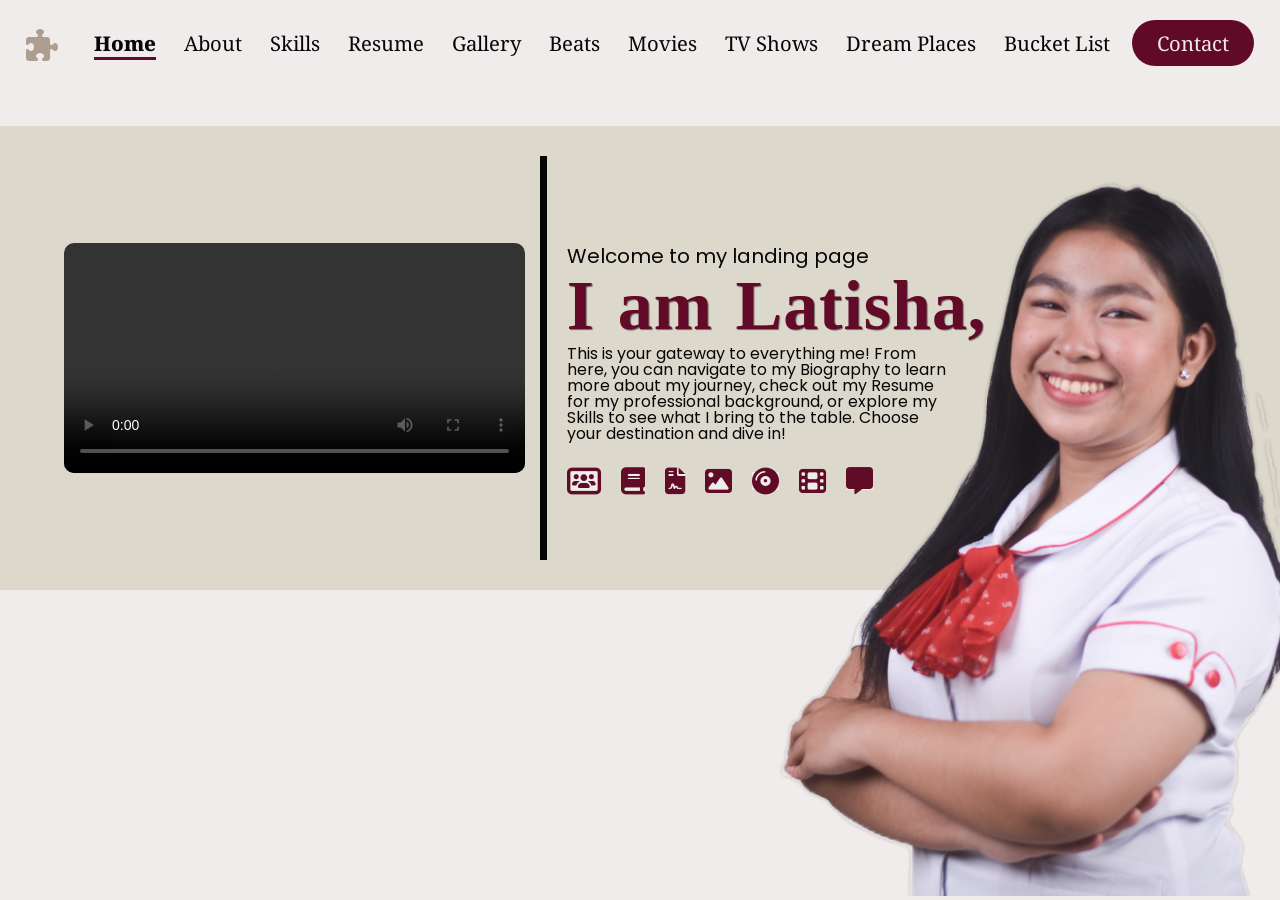
<file: index.html>
<!DOCTYPE html>
<html lang="en">
<head>
  <meta charset="UTF-8">
  <link href="https://fonts.googleapis.com/css2?family=Abril+Fatface&display=swap" rel="stylesheet">
  <link href='https://fonts.googleapis.com/css?family=Poppins' rel='stylesheet'>
  <link href="https://fonts.googleapis.com/css2?family=Noto+Serif:wght@400;700&display=swap" rel="stylesheet">
  <link rel="stylesheet" href="https://cdnjs.cloudflare.com/ajax/libs/font-awesome/6.7.2/css/all.min.css">
  <link rel="stylesheet" href="index.css">
  <title>Latisha Marciano Landing Page</title>
</head>
<body>
  <!--MARCIANO, LATISHA-->
  <!--CIP1101-ITAD-->
  
  <header>
      <nav>
        <ul class="nav-links">
          <i class="fa-solid fa-puzzle-piece fa-2xl" style="color: #AD9E8F; margin-right: 20px"></i>
          <li ><a href="./index.html" class="active">Home</a></li>
          <li><a href="./biography/biography.html">About</a></li>
          <li><a href="./skills/skills.html">Skills</a></li>
          <li><a href="./resume/resume.html">Resume</a></li>
          <li><a href="./Photo Dump/gallery.html">Gallery</a></li>
          <li><a href="./media/beat/beat.html">Beats</a></li>
          <li><a href="./media/film/film.html">Movies</a></li>
          <li><a href="./media/shows/tv.html">TV Shows</a></li>
          <li><a href="./places/dream.html">Dream Places</a></li>
          <li><a href="./bucket list/bucket.html">Bucket List</a></li>
        </ul>
      </nav>
      <a href="mailto:marciano.latisha@ue.edu.ph"><button>Contact</button></a>
  </header>
  <div class="img-landing">
    <img src="./Assets/Landing Image.png" alt="Latisha posing for an image">
  </div>
  <div class="main-landing">
    <video src="./Assets/lv_7463774601986788669_20250316155422.mp4" controls></video>
    <div class="landing-header">
        <h2>Welcome to my landing page</h2>
        <h1>I am Latisha,</h1>
        <p>This is your gateway to everything me! From here, you can navigate to my Biography to learn more about my journey, check out my Resume for my professional background, or explore my Skills to see what I bring to the table. Choose your destination and dive in!</p>
        
        <div class="landing-buttons"> 
            <a href="./biography/biography.html"><i class="fa-solid fa-users-rectangle fa-xl" style="color: #610C27; "></i></a>
            <a href="./skills/skills.html"><i class="fa-solid fa-book fa-xl" style="color: #610C27;"></i></a>
            <a href="./resume/resume.html"><i class="fa-solid fa-file-contract fa-xl" style="color: #610C27;"></i></a>
            <a href="./Photo Dump/gallery.html"><i class="fa-solid fa-image fa-xl"  style="color: #610C27;"></i></a>
            <a href="./media/beat/beat.html"><i class="fa-solid fa-compact-disc fa-xl" style="color: #610C27;"></i></a>
            <a href="./media/film/film.html"><i class="fa-solid fa-film fa-xl" style="color: #610C27;"></i></a>
            <a href="mailto:marciano.latisha@ue.edu.ph"><i class="fa-solid fa-message fa-xl" style="color: #610C27;"></i></a>
        </div>
    </div>
  </div>
</body>
</html>
</file>
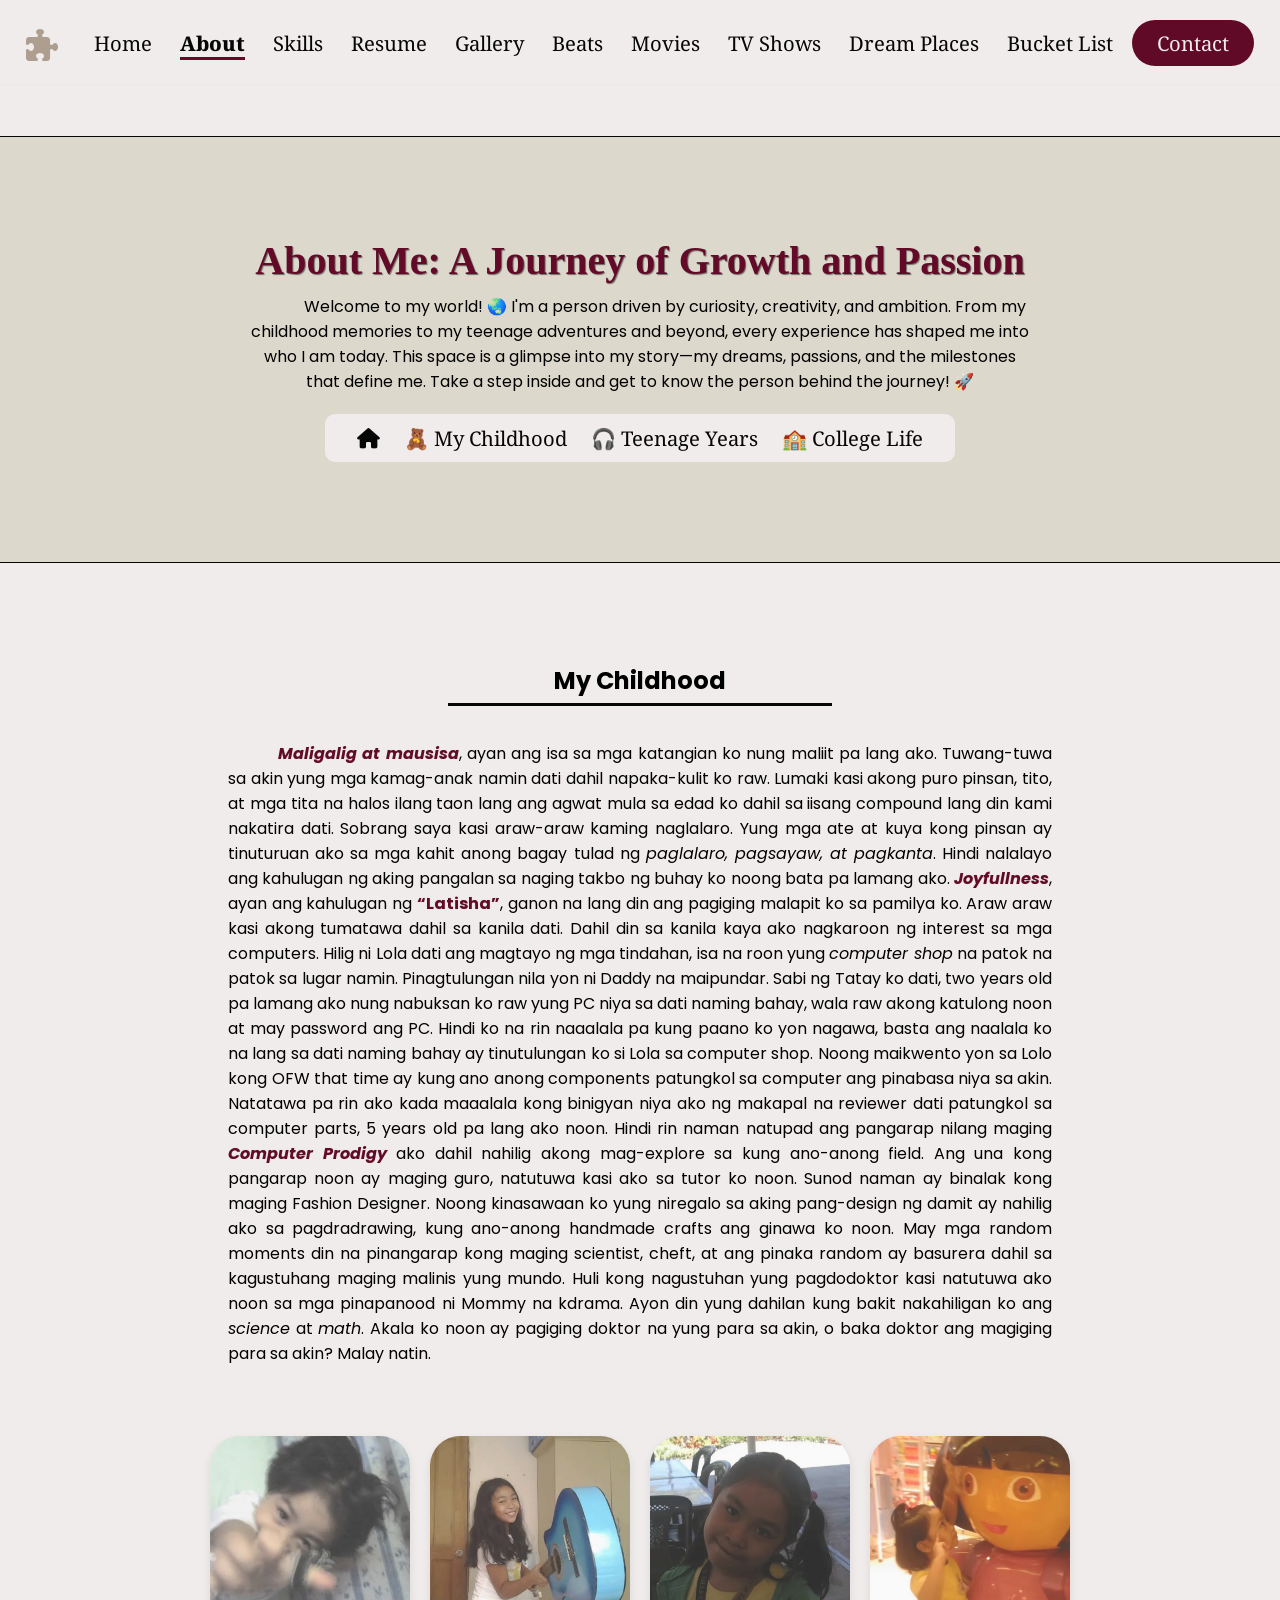
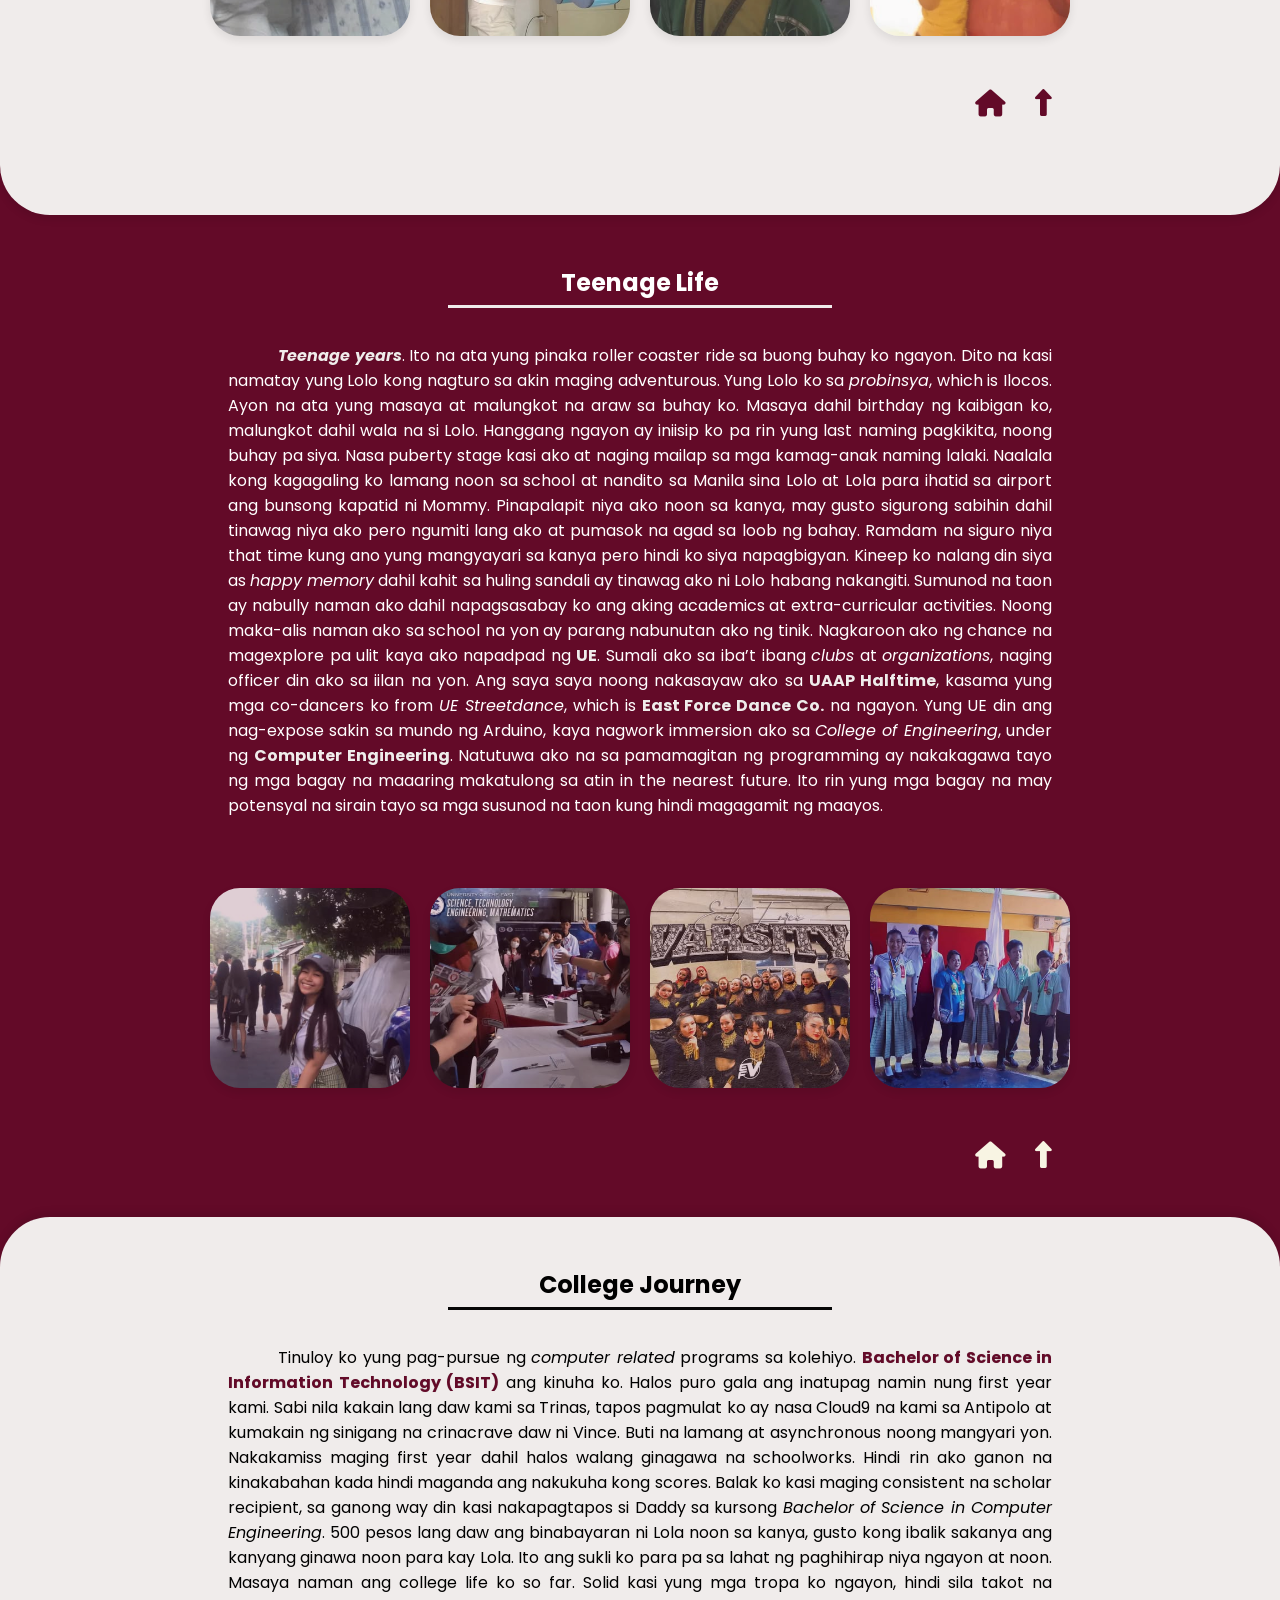
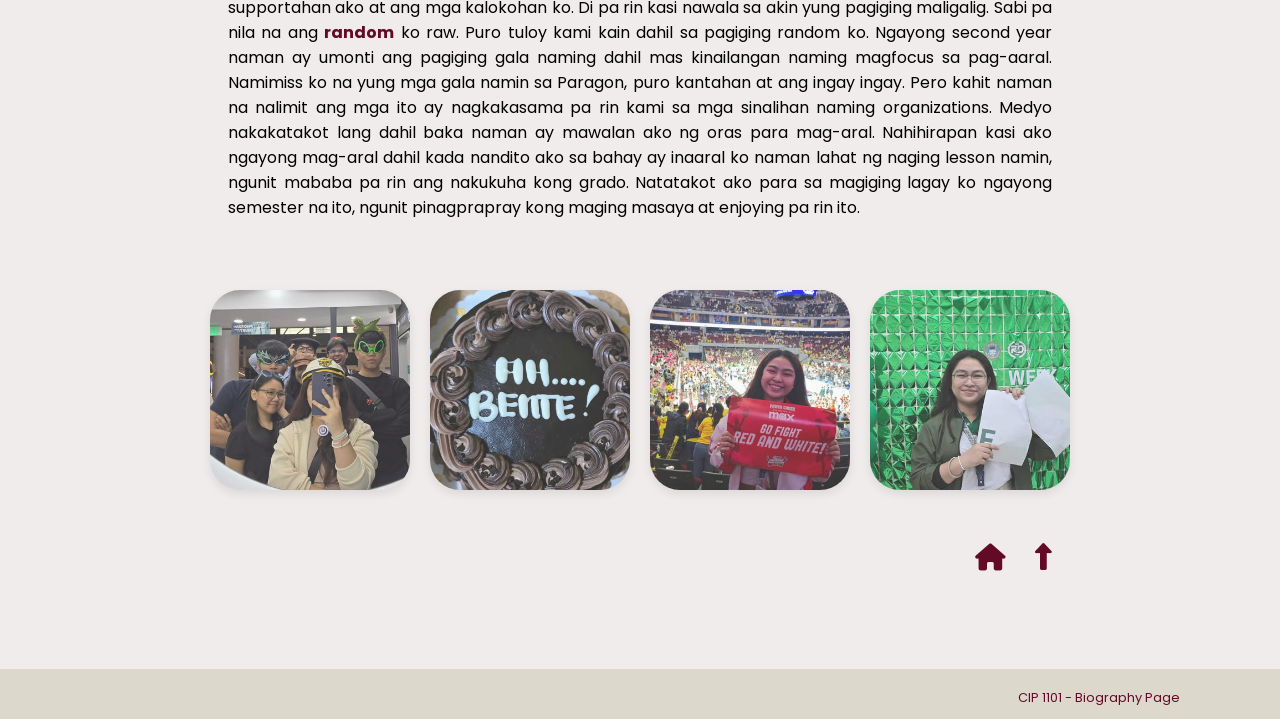
<file: biography/biography.html>
<!DOCTYPE html>
<html lang="en">
<head>
  <meta charset="UTF-8">
  <link href="https://fonts.googleapis.com/css2?family=Abril+Fatface&display=swap" rel="stylesheet">
  <link href='https://fonts.googleapis.com/css?family=Poppins' rel='stylesheet'>
  <link href="https://fonts.googleapis.com/css2?family=Noto+Serif:wght@400;700&display=swap" rel="stylesheet">
  <link rel="stylesheet" href="https://cdnjs.cloudflare.com/ajax/libs/font-awesome/6.7.2/css/all.min.css">
  <link rel="stylesheet" href="biography.css">
  <title>About Me</title>
</head>
<body>
  <!--MARCIANO, LATISHA-->
  <!--CIP1101-ITAD-->

  <header>
    <nav>
        <ul class="nav-links">
          <i class="fa-solid fa-puzzle-piece fa-2xl" style="color: #AD9E8F; margin-right: 20px"></i>
          <li ><a href="../index.html">Home</a></li>
          <li><a href="./biography.html" class="active">About</a></li>
          <li><a href="../skills/skills.html">Skills</a></li>
          <li><a href="../resume/resume.html">Resume</a></li>
          <li><a href="../Photo Dump/gallery.html">Gallery</a></li>
          <li><a href="../media/beat/beat.html">Beats</a></li>
          <li><a href="../media/film/film.html">Movies</a></li>
          <li><a href="../media/shows/tv.html">TV Shows</a></li>
          <li><a href="../places/dream.html">Dream Places</a></li>
          <li><a href="../../bucket list/bucket.html">Bucket List</a></li>
        </ul>
    </nav>
    <a href="mailto:marciano.latisha@ue.edu.ph"><button>Contact</button></a>
  </header>

  <div class="childhood-container">
    <div class="introduction">
      <h1>About Me: A Journey of Growth and Passion</h1>
      <p>Welcome to my world! 🌏 I'm a person driven by curiosity, creativity, and ambition. From my childhood memories to my teenage adventures and beyond, every experience has shaped me into who I am today. This space is a glimpse into my story—my dreams, passions, and the milestones that define me. Take a step inside and get to know the person behind the journey! 🚀</p>

      <ul class="nav-links">
        <li ><a href="../index.html"><i class="fa-solid fa-house"></i></a></li>
        <li><a href="#childhood-section">🧸 My Childhood</a></li>
        <li><a href="#teenage-section">🎧 Teenage Years</a></li>
        <li><a href="#college-section">🏫 College Life</a></li>        
      </ul>
    </div>

    <h2 id="childhood-section">My Childhood</h2>
    <hr>
    <p><strong><em>Maligalig at mausisa</strong></em>, ayan ang isa sa mga katangian ko nung maliit pa lang ako. Tuwang-tuwa sa akin yung mga kamag-anak namin dati dahil napaka-kulit ko raw. Lumaki kasi akong puro pinsan, tito, at mga tita na halos ilang taon lang ang agwat mula sa edad ko dahil sa iisang compound lang din kami nakatira dati. Sobrang saya kasi araw-araw kaming naglalaro. Yung mga ate at kuya kong pinsan ay tinuturuan ako sa mga kahit anong bagay tulad ng <em>paglalaro, pagsayaw, at pagkanta</em>. Hindi nalalayo ang kahulugan ng aking pangalan sa naging takbo ng buhay ko noong bata pa lamang ako. <strong><em>Joyfullness</em></strong>, ayan ang kahulugan ng <b>“Latisha”</b>, ganon na lang din ang pagiging malapit ko sa pamilya ko. Araw araw kasi akong tumatawa dahil sa kanila dati. Dahil din sa kanila kaya ako nagkaroon ng interest sa mga computers. Hilig ni Lola dati ang magtayo ng mga tindahan, isa na roon yung <i>computer shop</i> na patok na patok sa lugar namin. Pinagtulungan nila yon ni Daddy na maipundar. Sabi ng Tatay ko dati, two years old pa lamang ako nung nabuksan ko raw yung PC niya sa dati naming bahay, wala raw akong katulong noon at may password ang PC. Hindi ko na rin naaalala pa kung paano ko yon nagawa, basta ang naalala ko na lang sa dati naming bahay ay tinutulungan ko si Lola sa computer shop. Noong maikwento yon sa Lolo kong OFW that time ay kung ano anong components patungkol sa computer ang pinabasa niya sa akin. Natatawa pa rin ako kada maaalala kong binigyan niya ako ng makapal na reviewer dati patungkol sa computer parts, 5 years old pa lang ako noon. Hindi rin naman natupad ang pangarap nilang maging <b><i>Computer Prodigy</i></b> ako dahil nahilig akong mag-explore sa kung ano-anong field. Ang una kong pangarap noon ay maging guro, natutuwa kasi ako sa tutor ko noon. Sunod naman ay binalak kong maging Fashion Designer. Noong kinasawaan ko yung niregalo sa aking pang-design ng damit ay nahilig ako sa pagdradrawing, kung ano-anong handmade crafts ang ginawa ko noon. May mga random moments din na pinangarap kong maging scientist, cheft, at ang pinaka random ay basurera dahil sa kagustuhang maging malinis yung mundo. Huli kong nagustuhan yung pagdodoktor kasi natutuwa ako noon sa mga pinapanood ni Mommy na kdrama. Ayon din yung dahilan kung bakit nakahiligan ko ang <i>science</i> at <i>math</i>. Akala ko noon ay pagiging doktor na yung para sa akin, o baka doktor ang magiging para sa akin? Malay natin.</p>

    <div class="gallery">
      <a href="./Assets/child-1.jpg" target="image-viewer"><img src="./Assets/child-1.jpg" alt="Latisha as a young child playfully pointing at the camera with a curious expression."  title="A picture of me in our old house."></a>
      <a href="./Assets/child-2.jpg" target="image-viewer"><img src="./Assets/child-2.jpg" alt="Latisha smiling while holding a large blue guitar indoors."  title="Grade 2 Tisha holding her second guitar."></a>
      <a href="./Assets/child-3.jpg" target="image-viewer"><img src="./Assets/child-3.jpg" alt="Latisha wearing a green jacket with pigtails, tilting her head and smiling outdoors." title="Grade 1 Tisha in her fieldtrip at her new school"></a>
      <a href="./Assets/child-4.jpg" target="image-viewer"><img src="./Assets/child-4.jpg" alt="Little Latisha reaching up to touch a large Dora the Explorer statue in a store" title="2 Years Old Tisha with Hello Kitty"></a>
    </div>
  
    <div class="section-button">
      <a href="../index.html"><i class="fa-solid fa-house fa-xl" style="color: #630A28"></i></a>
      <a href="#top"><i class="fa-solid fa-up-long fa-xl" style="color: #630A28"></i></a>
    </div>
  </div>
    
    <div class="teenage-container">
      <h2 id="teenage-section">Teenage Life</h2>
      <hr>
      <p><strong><em>Teenage years</em></strong>. Ito na ata yung pinaka roller coaster ride sa buong buhay ko ngayon. Dito na kasi namatay yung Lolo kong nagturo sa akin maging adventurous. Yung Lolo ko sa <i>probinsya</i>, which is Ilocos. Ayon na ata yung masaya at malungkot na araw sa buhay ko. Masaya dahil birthday ng kaibigan ko, malungkot dahil wala na si Lolo. Hanggang ngayon ay iniisip ko pa rin yung last naming pagkikita, noong buhay pa siya. Nasa puberty stage kasi ako at naging mailap sa mga kamag-anak naming lalaki. Naalala kong kagagaling ko lamang noon sa school at nandito sa Manila sina Lolo at Lola para ihatid sa airport ang bunsong kapatid ni Mommy. Pinapalapit niya ako noon sa kanya, may gusto sigurong sabihin dahil tinawag niya ako pero ngumiti lang ako at pumasok na agad sa loob ng bahay. Ramdam na siguro niya that time kung ano yung mangyayari sa kanya pero hindi ko siya napagbigyan. Kineep ko nalang din siya as <i>happy memory</i> dahil kahit sa huling sandali ay tinawag ako ni Lolo habang nakangiti. Sumunod na taon ay nabully naman ako dahil napagsasabay ko ang aking academics at extra-curricular activities. Noong maka-alis naman ako sa school na yon ay parang nabunutan ako ng tinik. Nagkaroon ako ng chance na magexplore pa ulit kaya ako napadpad ng <strong>UE</strong>. Sumali ako sa iba’t ibang <i>clubs</i> at <i>organizations</i>, naging officer din ako sa iilan na yon. Ang saya saya noong nakasayaw ako sa <b>UAAP Halftime</b>, kasama yung mga co-dancers ko from <i>UE Streetdance</i>, which is <strong>East Force Dance Co.</strong> na ngayon. Yung UE din ang nag-expose sakin sa mundo ng Arduino, kaya nagwork immersion ako sa <em>College of Engineering</em>, under ng <strong>Computer Engineering</strong>. Natutuwa ako na sa pamamagitan ng programming ay nakakagawa tayo ng mga bagay na maaaring makatulong sa atin in the nearest future. Ito rin yung mga bagay na may potensyal na sirain tayo sa mga susunod na taon kung hindi magagamit ng maayos.</p>

      <div class="gallery">
        <a href="./Assets/teen-1.jpg" target="image-viewer"><img src="./Assets/teen-1.jpg" alt="Latisha smiling while walking down a street with a backpack, looking back at the camera." title="A picture of me going to our friend's house"></a>
        <a href="./Assets/teen-2.jpg" target="image-viewer"><img src="./Assets/teen-2.jpg" alt="Latisha participating in a STEM-related school event, engaging with students at a booth" title="A picture of me helping with the STEM Booth"></a>
        <a href="./Assets/teen-3.jpg" target="image-viewer"><img src="./Assets/teen-3.jpg" alt="Latisha posing with a East Force Varsity dressed in black, standing in front of a 'Varsity' backdrop" title="Me with EFV on Campus Dance Drive"></a>
        <a href="./Assets/teen-4.jpg" target="image-viewer"><img src="./Assets/teen-4.jpg" alt="Latisha and fellow students in school uniforms posing with teachers in front of the Philippine flag." title="Grand winner picture on Speed Math 2018"></a>
      </div>

      <div class="section-button">
        <a href="../index.html"><i class="fa-solid fa-house fa-xl" style="color: #F8F4E3;"></i></a>
        <a href="#top"><i class="fa-solid fa-up-long fa-xl" style="color: #F8F4E3;"></i></a>
      </div>
    </div>

    <div class="college-container">
      <h2 id="college-section">College Journey</h2>
      <hr>
      <p>Tinuloy ko yung pag-pursue ng <i>computer related</i> programs sa kolehiyo. <strong>Bachelor of Science in Information Technology (BSIT)</strong> ang kinuha ko. Halos puro gala ang inatupag namin nung first year kami. Sabi nila kakain lang daw kami sa Trinas, tapos pagmulat ko ay nasa Cloud9 na kami sa Antipolo at kumakain ng sinigang na crinacrave daw ni Vince. Buti na lamang at asynchronous noong mangyari yon. Nakakamiss maging first year dahil halos walang ginagawa na schoolworks. Hindi rin ako ganon na kinakabahan kada hindi maganda ang nakukuha kong scores. Balak ko kasi maging consistent na scholar recipient, sa ganong way din kasi nakapagtapos si Daddy sa kursong <em>Bachelor of Science in Computer Engineering</em>. 500 pesos lang daw ang binabayaran ni Lola noon sa kanya, gusto kong ibalik sakanya ang kanyang ginawa noon para kay Lola. Ito ang sukli ko para pa sa lahat ng paghihirap niya ngayon at noon. Masaya naman ang college life ko so far. Solid kasi yung mga tropa ko ngayon, hindi sila takot na supportahan ako at ang mga kalokohan ko. Di pa rin kasi nawala sa akin yung pagiging maligalig. Sabi pa nila na ang <strong>random</strong> ko raw. Puro tuloy kami kain dahil sa pagiging random ko. Ngayong second year naman ay umonti ang pagiging gala naming dahil mas kinailangan naming magfocus sa pag-aaral. Namimiss ko na yung mga gala namin sa Paragon, puro kantahan at ang ingay ingay. Pero kahit naman na nalimit ang mga ito ay nagkakasama pa rin kami sa mga sinalihan naming organizations. Medyo nakakatakot lang dahil baka naman ay mawalan ako ng oras para mag-aral. Nahihirapan kasi ako ngayong mag-aral dahil kada nandito ako sa bahay ay inaaral ko naman lahat ng naging lesson namin, ngunit mababa pa rin ang nakukuha kong grado. Natatakot ako para sa magiging lagay ko ngayong semester na ito, ngunit pinagprapray kong maging masaya at enjoying pa rin ito.
    </p>

    <div class="gallery">
      <a href="./Assets/college-1.jpg" target="image-viewer"><img src="./Assets/college-1.jpg" alt="Latisha and friends posing playfully with masks and props indoors." title="Recent photo of me and my college friends at Market Market"></a>
      <a href="./Assets/college-2.jpg" target="image-viewer"><img src="./Assets/college-2.jpg" alt="Latisha’s birthday cake with 'Ah... Bente!' written in white icing, celebrating her 20th birthday." title="My birthday cake on my 20th birthday"></a>
      <a href="./Assets/college-3.jpg" target="image-viewer"><img src="./Assets/college-3.jpg" alt="Latisha cheering at a sports arena, holding a red banner that says 'Go Fight Red and White!" title="A picture of me on the recent UAAP Cheer Dance Competition"></a>
      <a href="./Assets/college-4.jpg" target="image-viewer"><img src="./Assets/college-4.jpg" alt="Latisha smiling in front of a green backdrop, holding large cut-out letters." title="Photobooth picture from CCSS Week 2025"></a>
    </div>

      <div class="section-button">
        <a href="../index.html"><i class="fa-solid fa-house fa-xl" style="color: #630A28"></i></a>
        <a href="#top"><i class="fa-solid fa-up-long fa-xl" style="color: #630A28"></i></a>
      </div>
    </div>

    <footer>
      <p>CIP 1101 - Biography Page</p>
    </footer>
  </body>
</html>
</file>
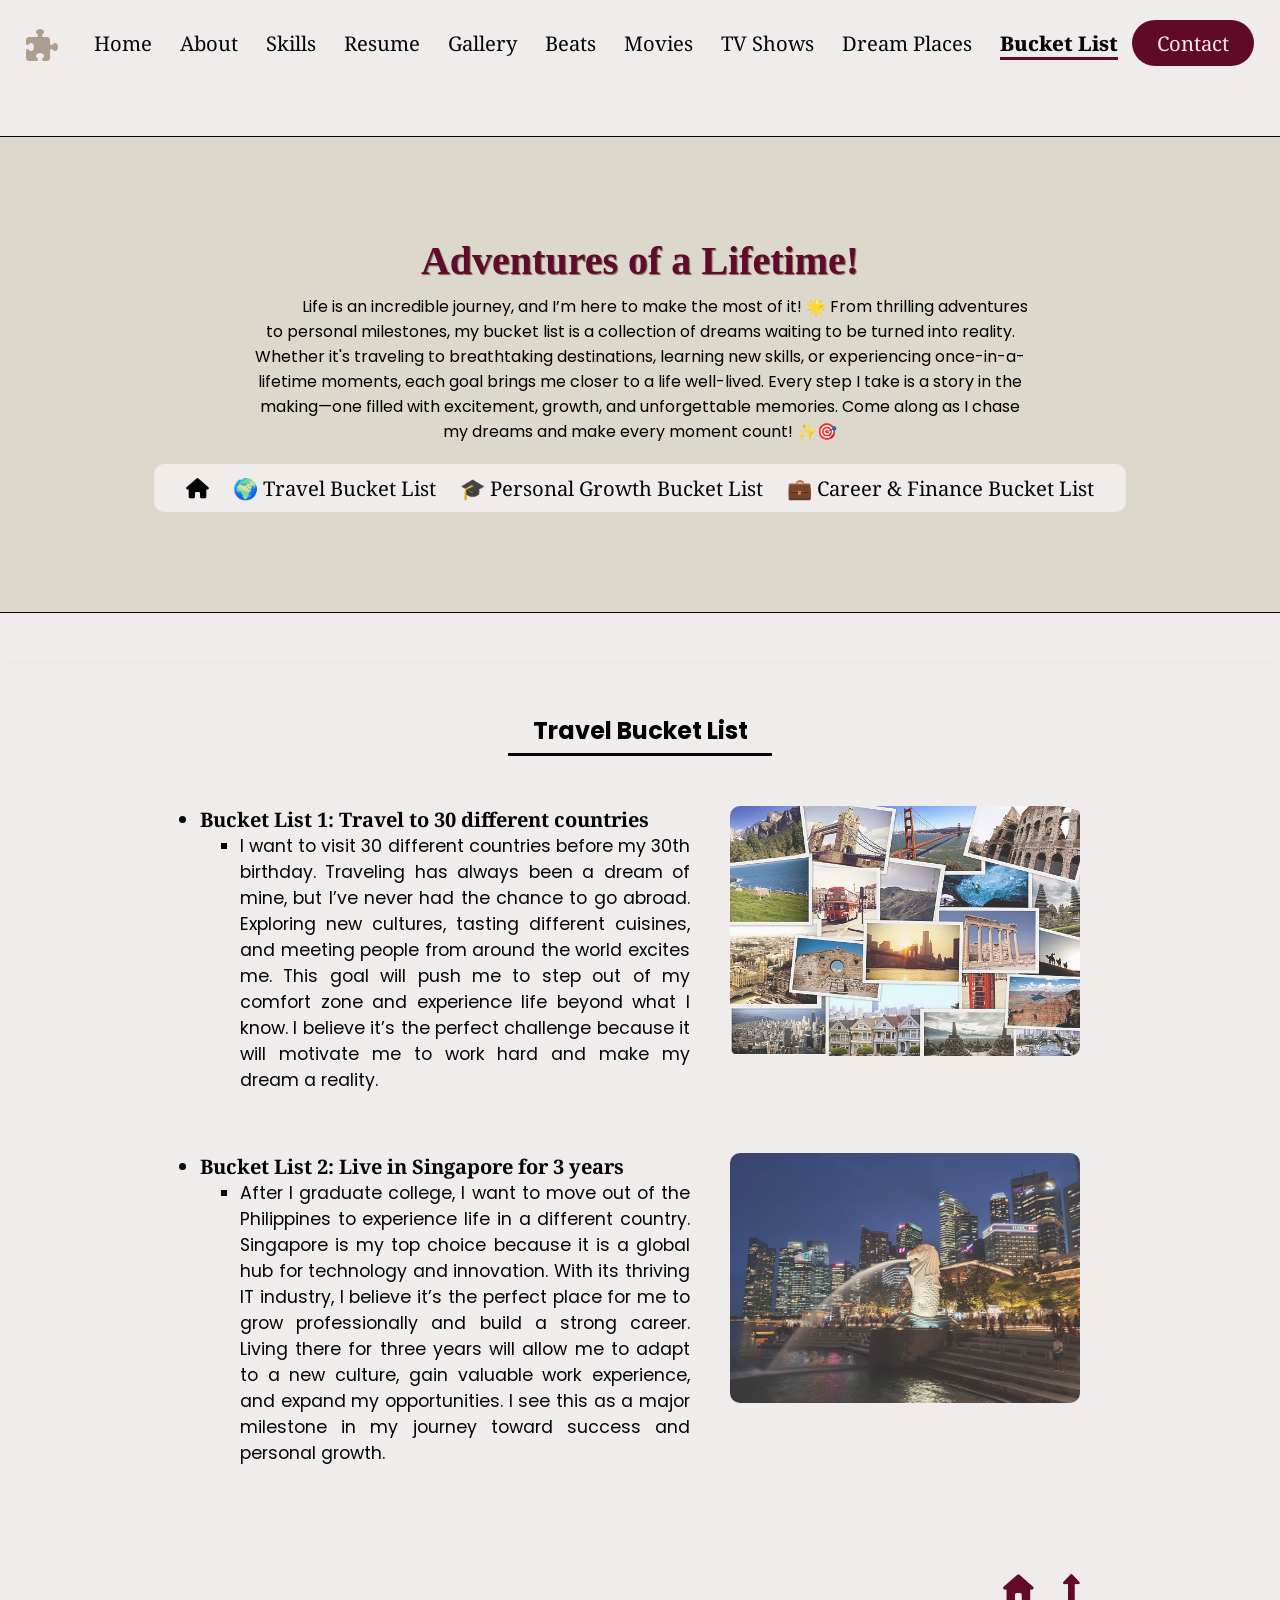
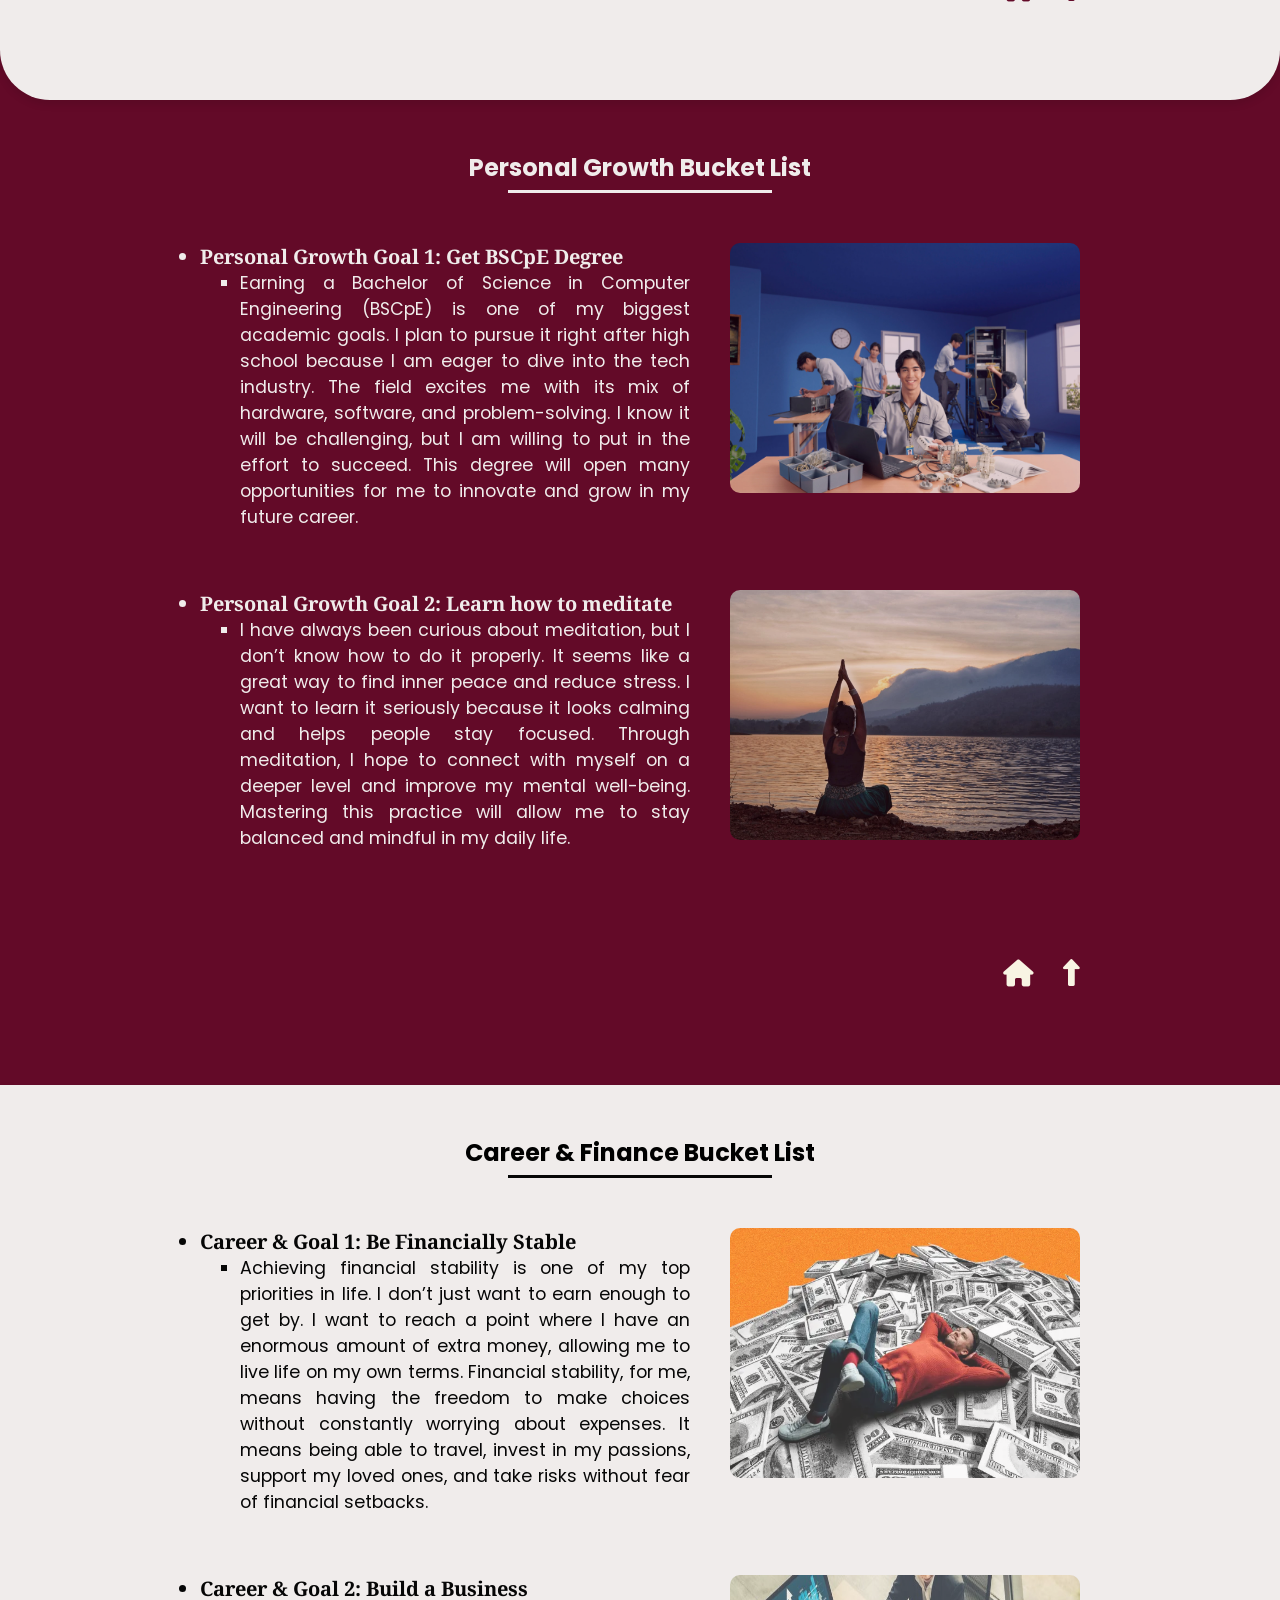
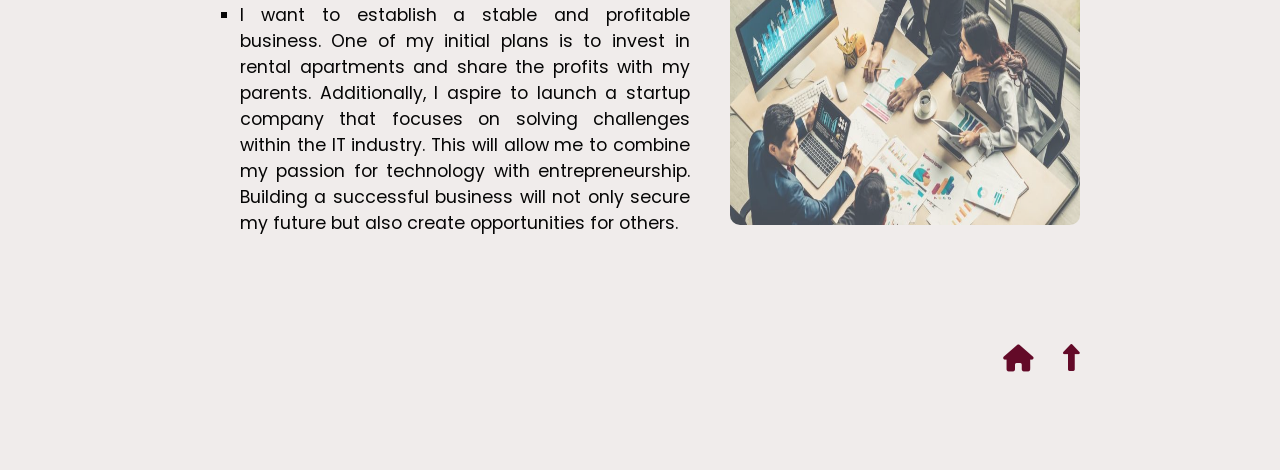
<file: bucket list/bucket.html>
<!DOCTYPE html>
<html lang="en">
<head>
  <meta charset="UTF-8">
  <link href="https://fonts.googleapis.com/css2?family=Abril+Fatface&display=swap" rel="stylesheet">
  <link href='https://fonts.googleapis.com/css?family=Poppins' rel='stylesheet'>
  <link href="https://fonts.googleapis.com/css2?family=Noto+Serif:wght@400;700&display=swap" rel="stylesheet">
  <link rel="stylesheet" href="https://cdnjs.cloudflare.com/ajax/libs/font-awesome/6.7.2/css/all.min.css">
  <link rel="stylesheet" href="bucket.css">
  <title>Bucket List</title>
</head>
<body>
    <!--MARCIANO, LATISHA-->
    <!--CIP1101-ITAD-->

    <header>
        <nav>
            <ul class="nav-links">
            <i class="fa-solid fa-puzzle-piece fa-2xl" style="color: #AD9E8F; margin-right: 20px"></i>
            <li ><a href="../index.html">Home</a></li>
            <li><a href="../biography/biography.html">About</a></li>
            <li><a href="../skills/skills.html">Skills</a></li>
            <li><a href="../resume/resume.html">Resume</a></li>
            <li><a href="../Photo Dump/gallery.html">Gallery</a></li>
            <li><a href="../media/beat/beat.html">Beats</a></li>
            <li><a href="../media/film/film.html">Movies</a></li>
            <li><a href="../media/shows/tv.html">TV Shows</a></li>
            <li><a href="../places/dream.html">Dream Places</a></li>
            <li><a href="./bucket.html" class="active">Bucket List</a></li>
            </ul>
        </nav>
        <a href="mailto:marciano.latisha@ue.edu.ph"><button>Contact</button></a>
    </header>

    <div class="cont">
        <div class="introduction">
            <h1>Adventures of a Lifetime!</h1>
            <p>Life is an incredible journey, and I’m here to make the most of it! 🌟 From thrilling adventures to personal milestones, my bucket list is a collection of dreams waiting to be turned into reality. Whether it's traveling to breathtaking destinations, learning new skills, or experiencing once-in-a-lifetime moments, each goal brings me closer to a life well-lived. Every step I take is a story in the making—one filled with excitement, growth, and unforgettable memories. Come along as I chase my dreams and make every moment count! ✨🎯</p>

            <ul class="nav-links">
                <li ><a href="../index.html"><i class="fa-solid fa-house"></i></a></li>
                <li><a href="#1">🌍 Travel Bucket List</a></li>
                <li><a href="#2">🎓 Personal Growth Bucket List</a></li>
                <li><a href="#3">💼 Career & Finance Bucket List</a></li>
            </ul>
        </div>
    </div>
    

    <div class="childhood-container">
        <h2 id="1">Travel Bucket List</h2>
        <hr>
    
        <ul class="bucket-list">
            <a href="./assets/travel-1.jpg" target="image-viewer">
                <img src="./assets/travel-1.jpg" alt="Collage of famous travel destinations" title="A collection of iconic travel destinations around the world.">
            </a>
    
            <li class="bold">Bucket List 1: Travel to 30 different countries
                <ul class="nested-list">
                    <li>I want to visit 30 different countries before my 30th birthday. Traveling has always been a dream of mine, but I’ve never had the chance to go abroad. Exploring new cultures, tasting different cuisines, and meeting people from around the world excites me. This goal will push me to step out of my comfort zone and experience life beyond what I know. I believe it’s the perfect challenge because it will motivate me to work hard and make my dream a reality.</li>
                </ul>
            </li>
    
            <a href="../places/assets/merlion-main.jpg" target="image-viewer">
                <img src="../places/assets/merlion-main.jpg" alt="Singapore Merlion statue at night" title="The famous Merlion statue in Singapore, beautifully lit at night.">
            </a>
            <li class="bold">Bucket List 2: Live in Singapore for 3 years
                <ul class="nested-list">
                    <li>After I graduate college, I want to move out of the Philippines to experience life in a different country. Singapore is my top choice because it is a global hub for technology and innovation. With its thriving IT industry, I believe it’s the perfect place for me to grow professionally and build a strong career. Living there for three years will allow me to adapt to a new culture, gain valuable work experience, and expand my opportunities. I see this as a major milestone in my journey toward success and personal growth.</li>
                </ul>
            </li>
        </ul>
    
        <div class="section-button">
            <a href="../index.html"><i class="fa-solid fa-house fa-xl" style="color: #630A28"></i></a>
            <a href="#top"><i class="fa-solid fa-up-long fa-xl" style="color: #630A28"></i></a>
        </div>
    </div>
    
    
        
    <div class="teenage-container">
        <h2 id="2">Personal Growth Bucket List</h2>
        <hr>

        <ul class="bucket-list">
            <a href="./assets/growth-1.jpg" target="image-viewer">
                <img src="./assets/growth-1.jpg" alt="Engineering students working in a technical lab" title="My dream school and program.">
            </a>
            
            <li class="bold">Personal Growth Goal 1: Get BSCpE Degree
            <ul class="nested-list">
                <li>Earning a Bachelor of Science in Computer Engineering (BSCpE) is one of my biggest academic goals. I plan to pursue it right after high school because I am eager to dive into the tech industry. The field excites me with its mix of hardware, software, and problem-solving. I know it will be challenging, but I am willing to put in the effort to succeed. This degree will open many opportunities for me to innovate and grow in my future career.</li>
            </ul>
            
            <a href="./assets/growth-2.jpg" target="image-viewer">
                <img src="./assets/growth-2.jpg" alt="Person meditating by a lake during sunset" title="A peaceful meditation session by the lake at sunset.">
            </a>
            <li class="bold">Personal Growth Goal 2: Learn how to meditate
            <ul class="nested-list">
                <li>I have always been curious about meditation, but I don’t know how to do it properly. It seems like a great way to find inner peace and reduce stress. I want to learn it seriously because it looks calming and helps people stay focused. Through meditation, I hope to connect with myself on a deeper level and improve my mental well-being. Mastering this practice will allow me to stay balanced and mindful in my daily life.</li>
            </ul>
        </ul>
        
        <div class="section-button">
        <a href="../index.html"><i class="fa-solid fa-house fa-xl" style="color: #F8F4E3;"></i></a>
        <a href="#top"><i class="fa-solid fa-up-long fa-xl" style="color: #F8F4E3;"></i></a>
        </div>
    </div>

    <div class="college-container">
        <h2 id="3">Career & Finance Bucket List</h2>
        <hr>
    
        <ul class="bucket-list">
            <a href="./assets/career-1.jpg" target="image-viewer">
                <img src="./assets/career-1.jpg" alt="Man lying on a pile of US dollar bills" title="A dream of financial freedom—relaxing on a bed of money.">
            </a>
    
            <li class="bold">Career & Goal 1: Be Financially Stable
                <ul class="nested-list">
                    <li>Achieving financial stability is one of my top priorities in life. I don’t just want to earn enough to get by. I want to reach a point where I have an enormous amount of extra money, allowing me to live life on my own terms. Financial stability, for me, means having the freedom to make choices without constantly worrying about expenses. It means being able to travel, invest in my passions, support my loved ones, and take risks without fear of financial setbacks.</li>
                </ul>
            </li>
    
            <a href="./assets/career-2.jpg" target="image-viewer">
                <img src="./assets/career-2.jpg" alt="Business professionals analyzing charts and data" title="A strategic business meeting discussing financial growth and planning.">
            </a>
            <li class="bold">Career & Goal 2: Build a Business
                <ul class="nested-list">
                    <li>I want to establish a stable and profitable business. One of my initial plans is to invest in rental apartments and share the profits with my parents. Additionally, I aspire to launch a startup company that focuses on solving challenges within the IT industry. This will allow me to combine my passion for technology with entrepreneurship. Building a successful business will not only secure my future but also create opportunities for others.</li>
                </ul>
            </li>
        </ul>
    
        <div class="section-button">
            <a href="../index.html"><i class="fa-solid fa-house fa-xl" style="color: #630A28"></i></a>
            <a href="#top"><i class="fa-solid fa-up-long fa-xl" style="color: #630A28"></i></a>
        </div>
    </div>    
</body>
</html>
</file>
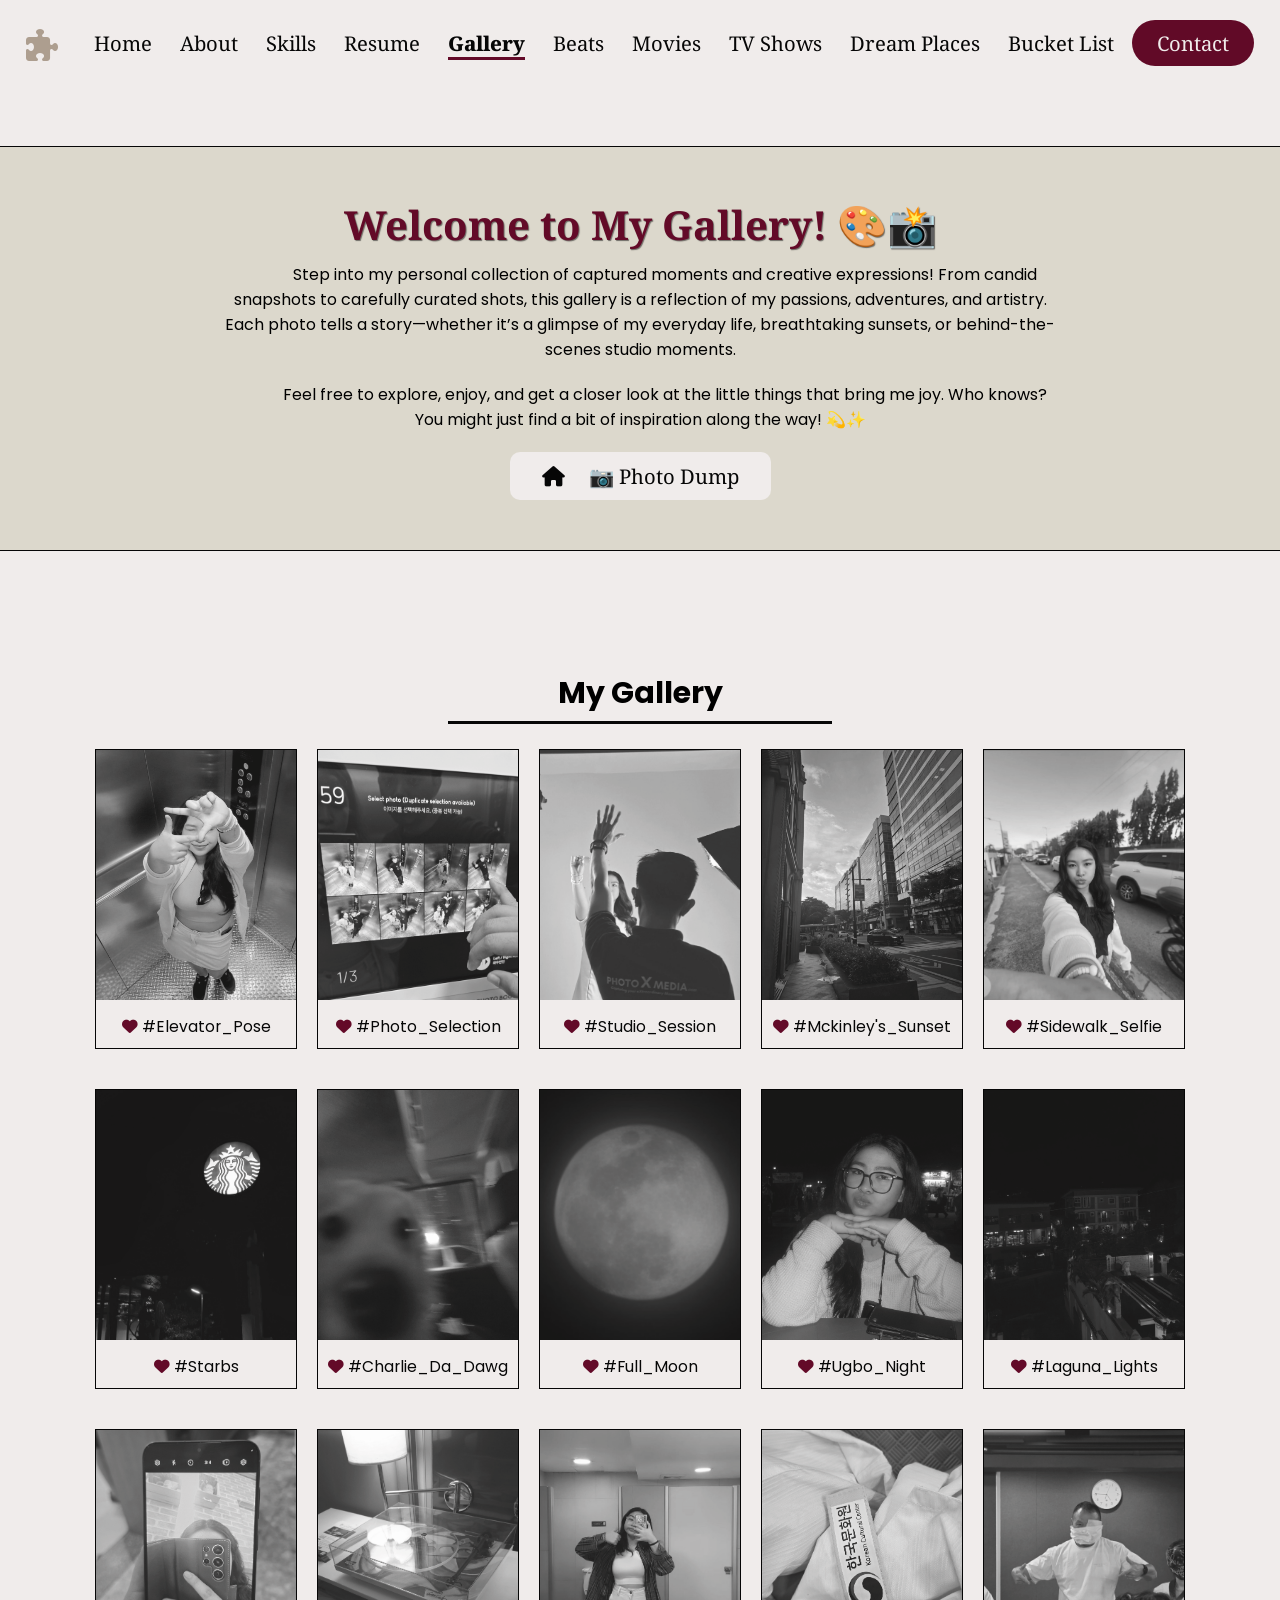
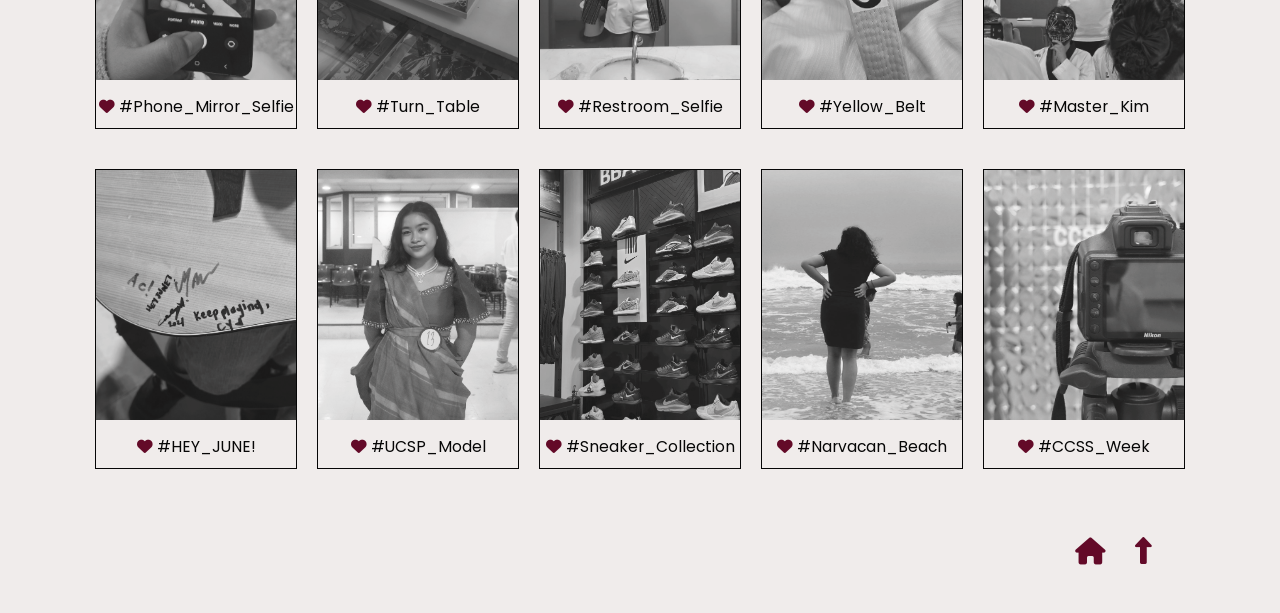
<file: Photo Dump/gallery.html>
<!DOCTYPE html>
<html lang="en">
<head>
  <meta charset="UTF-8">
  <link href="https://fonts.googleapis.com/css2?family=Abril+Fatface&display=swap" rel="stylesheet">
  <link href='https://fonts.googleapis.com/css?family=Poppins' rel='stylesheet'>
  <link href="https://fonts.googleapis.com/css2?family=Noto+Serif:wght@400;700&display=swap" rel="stylesheet">
  <link rel="stylesheet" href="https://cdnjs.cloudflare.com/ajax/libs/font-awesome/6.7.2/css/all.min.css">
  <link rel="stylesheet" href="gallery.css">
  <title>Gallery</title>
</head>
<body>
  <!--MARCIANO, LATISHA-->
  <!--CIP1101-ITAD-->

    <header>
    <nav>
        <ul class="nav-links">
            <i class="fa-solid fa-puzzle-piece fa-2xl" style="color: #AD9E8F; margin-right: 20px"></i>
            <li ><a href="../index.html">Home</a></li>
            <li><a href="../biography/biography.html">About</a></li>
            <li><a href="../skills/skills.html">Skills</a></li>
            <li><a href="../resume/resume.html">Resume</a></li>
            <li><a href="./gallery.html" class="active">Gallery</a></li>
            <li><a href="../media/beat/beat.html">Beats</a></li>
            <li><a href="../media/film/film.html">Movies</a></li>
            <li><a href="../media/shows/tv.html">TV Shows</a></li>
            <li><a href="../places/dream.html">Dream Places</a></li>
            <li><a href="../bucket list/bucket.html">Bucket List</a></li>
        </ul>
    </nav>
    <a href="mailto:marciano.latisha@ue.edu.ph"><button>Contact</button></a>
    </header>

    <div class="introduction">
      <h1>Welcome to My Gallery! 🎨📸</h1>
      <p>Step into my personal collection of captured moments and creative expressions! From candid snapshots to carefully curated shots, this gallery is a reflection of my passions, adventures, and artistry. Each photo tells a story—whether it’s a glimpse of my everyday life, breathtaking sunsets, or behind-the-scenes studio moments.</p>

      <p>Feel free to explore, enjoy, and get a closer look at the little things that bring me joy. Who knows? You might just find a bit of inspiration along the way! 💫✨</p>

      <ul class="nav-links">
        <li ><a href="../index.html"><i class="fa-solid fa-house"></i></a></li>
        <li><a href="#gallery">📷 Photo Dump</a></li>
      </ul>
    </div>

    <h2 id="gallery">My Gallery</h2>
    <hr>

    <div class="container">
        <a href="./ASSETS/1.jpg" target="image-viewer">
            <div class="item">
                <img src="./ASSETS/1.jpg" alt="A girl posing in an elevator, making a playful gesture" title="This was taken a month ago in an elevator photobooth in Market Market ">
                <p><i class="fa-solid fa-heart" style="color:#630A28"></i> #Elevator_Pose</p>
            </div>
        </a>
        
        <a href="./ASSETS/2.jpg" target="This is also on the same day with the elevator pose">
            <div class="item">
                <img src="./ASSETS/2.jpg" alt="A hand selecting photos on a digital screen in Korean" title="Photo Selection">
                <p><i class="fa-solid fa-heart" style="color:#630A28"></i> #Photo_Selection</p>
            </div>
        </a>

        <a href="./ASSETS/3.jpg" target="image-viewer">
            <div class="item">
                <img src="./ASSETS/3.jpg" alt="A behind-the-scenes look at a studio photo session with raised hands" title="This was my solo picture during our photoshooth in PXM">
                <p><i class="fa-solid fa-heart" style="color:#630A28"></i> #Studio_Session</p>
            </div>
        </a>

        <a href="./ASSETS/4.jpg" target="image-viewer">
            <div class="item">
                <img src="./ASSETS/4.jpg" alt="A city street at sunset with tall buildings and traffic" title="This is taken while I was coming home from KCC">
                <p><i class="fa-solid fa-heart" style="color:#630A28"></i> #Mckinley's_Sunset</p>
            </div>
        </a>

        <a href="./ASSETS/5.jpg" target="image-viewer">
            <div class="item">
                <img src="./ASSETS/5.jpg" alt="A girl taking a selfie on a busy sidewalk with a fisheye effect" title="I took a selfie while going to the nearest mcdo from driving school">
                <p><i class="fa-solid fa-heart" style="color:#630A28"></i> #Sidewalk_Selfie</p>
            </div>
        </a>
    </div>

    <div class="container">
        <a href="./ASSETS/6.jpg" target="image-viewer">
            <div class="item">
                <img src="./ASSETS/6.jpg" alt="A glowing Starbucks sign in the dark night sky" title="I took this on a random night on Visayas Ave.">
                <p><i class="fa-solid fa-heart" style="color:#630A28"></i> #Starbs</p>
            </div>
        </a>
        
        <a href="./ASSETS/7.jpg" target="image-viewer">
            <div class="item">
                <img src="./ASSETS/7.jpg" alt="A blurry close-up of a dog on a moving car" title="One of Charlie's pictures during car rides">
                <p><i class="fa-solid fa-heart" style="color:#630A28"></i> #Charlie_Da_Dawg</p>
            </div>
        </a>

        <a href="./ASSETS/8.jpg" target="image-viewer">
            <div class="item">
                <img src="./ASSETS/8.jpg" alt="A clear view of the full moon in the night sky" title="I captured this while we are waiting in line at LRT Legarda">
                <p><i class="fa-solid fa-heart" style="color:#630A28"></i> #Full_Moon</p>
            </div>
        </a>

        <a href="./ASSETS/9.jpg" target="image-viewer">
            <div class="item">
                <img src="./ASSETS/9.jpg"  alt="A young woman in glasses sitting at an outdoor night restaurant" title="I had my digicam and posed while waiting for our food">
                <p><i class="fa-solid fa-heart" style="color:#630A28"></i> #Ugbo_Night</p>
            </div>
        </a>

        <a href="./ASSETS/10.jpg" target="image-viewer">
            <div class="item">
                <img src="./ASSETS/10.jpg" alt="A cityscape at night with illuminated buildings and a pool" title="This was taken during our stay at Laguna">
                <p><i class="fa-solid fa-heart" style="color:#630A28"></i> #Laguna_Lights</p>
            </div>
        </a>
    </div>

    <div class="container">
        <a href="./ASSETS/11.jpg" target="image-viewer">
            <div class="item">
                <img src="./ASSETS/11.jpg" alt="A mirror selfie captured through a phone screen" title="Mom's Birthday, I took a selfie in her phone">
                <p><i class="fa-solid fa-heart" style="color:#630A28"></i> #Phone_Mirror_Selfie</p>
            </div>
        </a>
        
        <a href="./ASSETS/12.jpg" target="image-viewer">
            <div class="item">
                <img src="./ASSETS/12.jpg" alt="A modern glass bedside table with a lamp and magazines" title="We were window shopping for turn tables and I saw this">
                <p><i class="fa-solid fa-heart" style="color:#630A28"></i> #Turn_Table</p>
            </div>
        </a>
    
        <a href="./ASSETS/13.jpg" target="image-viewer">
            <div class="item">
                <img src="./ASSETS/13.jpg" alt="A girl taking a mirror selfie in a public restroom" title="This was taken in mcdo's restroom at Jupiter, Makati">
                <p><i class="fa-solid fa-heart" style="color:#630A28"></i> #Restroom_Selfie</p>
            </div>
        </a>
    
        <a href="./ASSETS/14.jpg" target="image-viewer">
            <div class="item">
                <img src="./ASSETS/14.jpg" alt="A yellow martial arts belt with Korean characters" title="This was when I got my yellow belt in Taekwondo">
                <p><i class="fa-solid fa-heart" style="color:#630A28"></i> #Yellow_Belt</p>
            </div>
        </a>
    
        <a href="./ASSETS/15.jpg" target="image-viewer">
            <div class="item">
                <img src="./ASSETS/15.jpg" alt="A martial arts instructor making a witty pose" title="KCC Games: Master Kim posed for witty picture with us">
                <p><i class="fa-solid fa-heart" style="color:#630A28"></i> #Master_Kim</p>
            </div>
        </a>
    </div>    

    <div class="container">
        <a href="./ASSETS/16.jpg" target="image-viewer">
            <div class="item">
                <img src="./ASSETS/16.jpg" alt="A guitar with a handwritten message in red and black ink" title="HEY JUNE! signed Cyrus' Guitar after their gig">
                <p><i class="fa-solid fa-heart" style="color:#630A28"></i> #HEY_JUNE!</p>
            </div>
        </a>
        
        <a href="./ASSETS/17.jpg" target="image-viewer">
            <div class="item">
                <img src="./ASSETS/17.jpg" alt="A woman wearing a traditional sari and a sash, smiling at the camera" title="USCP Cultural Showcase: I was one of the students who modeled one of Russ Cuevas's Works">
                <p><i class="fa-solid fa-heart" style="color:#630A28"></i> #UCSP_Model</p>
            </div>
        </a>
    
        <a href="./ASSETS/18.jpg" target="image-viewer">
            <div class="item">
                <img src="./ASSETS/18.jpg" alt="A wall display of various sneakers in a shoe store" title="I was looking for taekwondo shoes but I saw this instead">
                <p><i class="fa-solid fa-heart" style="color:#630A28"></i> #Sneaker_Collection</p>
            </div>
        </a>
    
        <a href="./ASSETS/19.jpg" target="image-viewer">
            <div class="item">
                <img src="./ASSETS/19.jpg" alt="A woman standing by the ocean, looking at the waves" title="This was taken days before I start my freshmen year">
                <p><i class="fa-solid fa-heart" style="color:#630A28"></i> #Narvacan_Beach</p>
            </div>
        </a>
    
        <a href="./ASSETS/20.jpg" target="image-viewer">
            <div class="item">
                <img src="./ASSETS/20.jpg" alt="A professional camera set up in front of a green screen" title="I was the one who handled the camera during our CCSS Week">
                <p><i class="fa-solid fa-heart" style="color:#630A28"></i> #CCSS_Week</p>
            </div>
        </a>
    </div>
    
    <div class="section-button">
        <a href="../index.html"><i class="fa-solid fa-house fa-xl" style="color: #630A28"></i></a>
        <a href="#top"><i class="fa-solid fa-up-long fa-xl" style="color: #630A28"></i></a>
    </div>
</body>
</file>
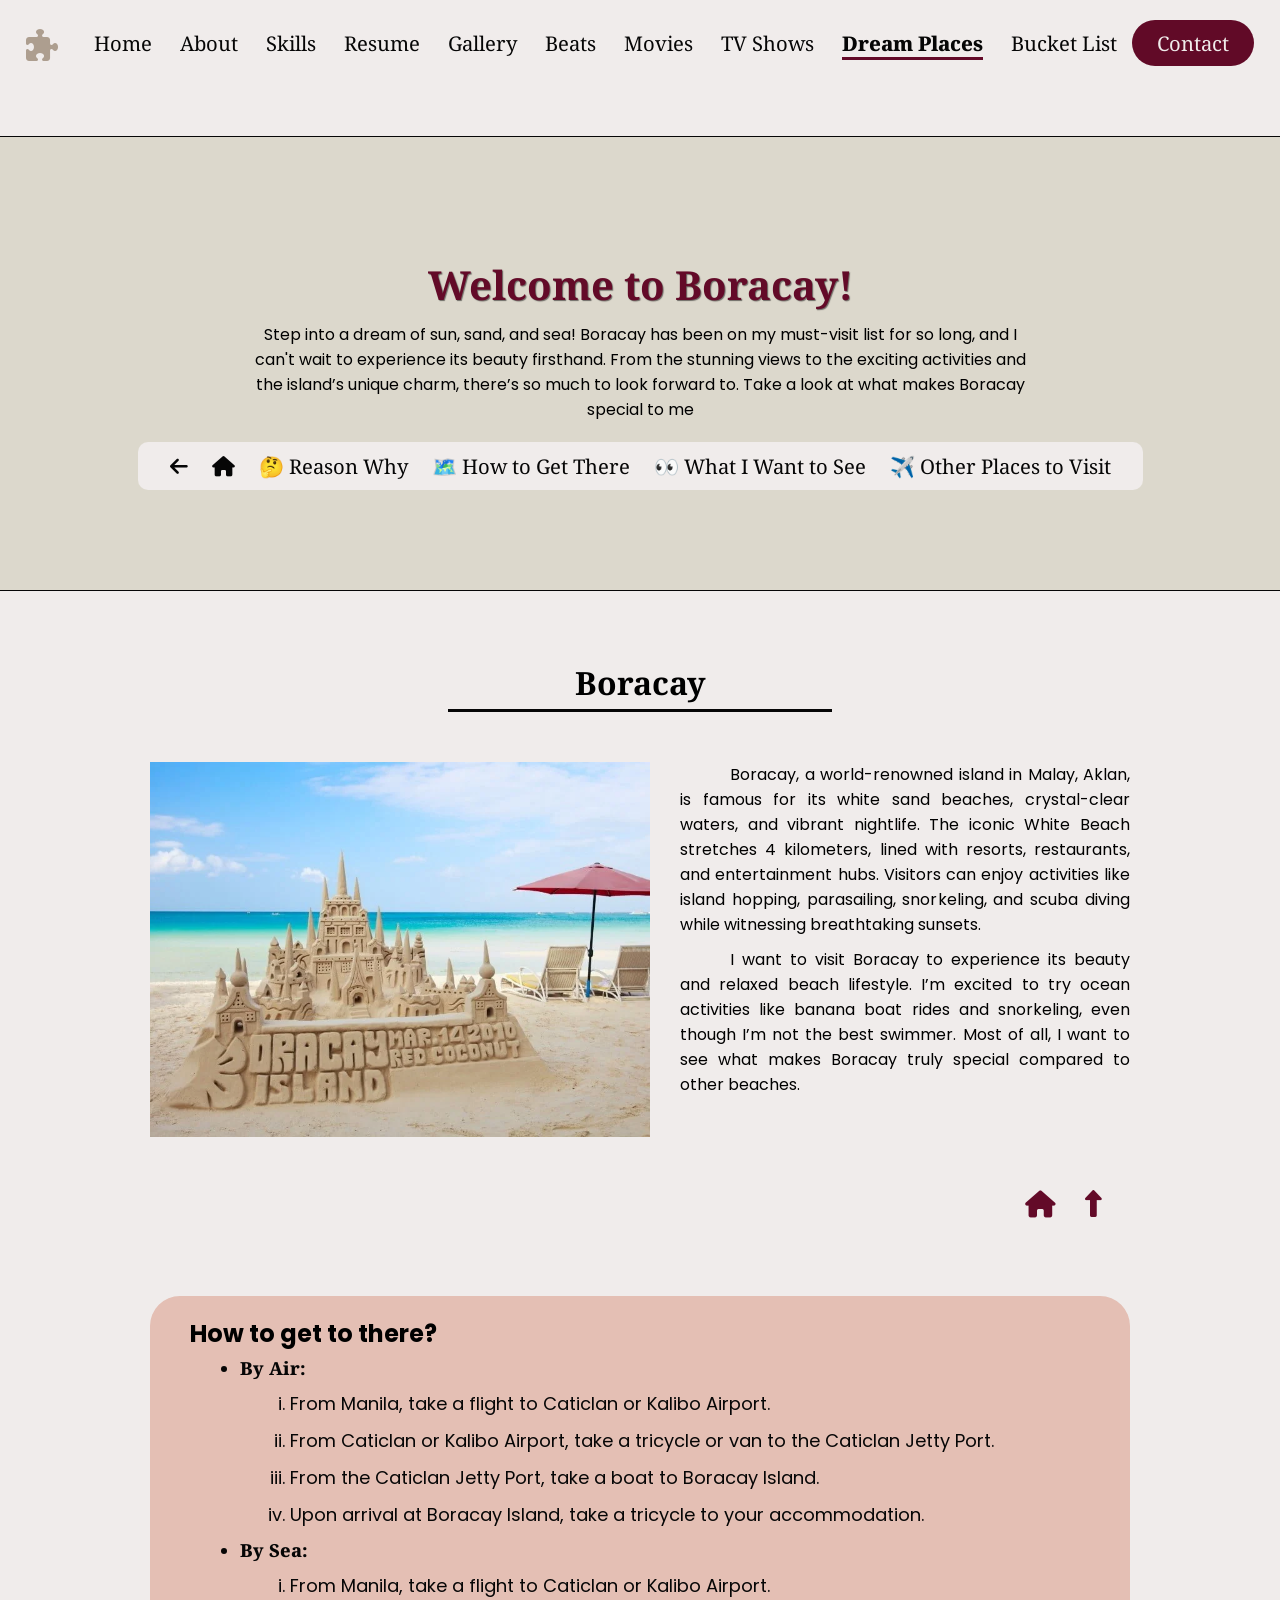
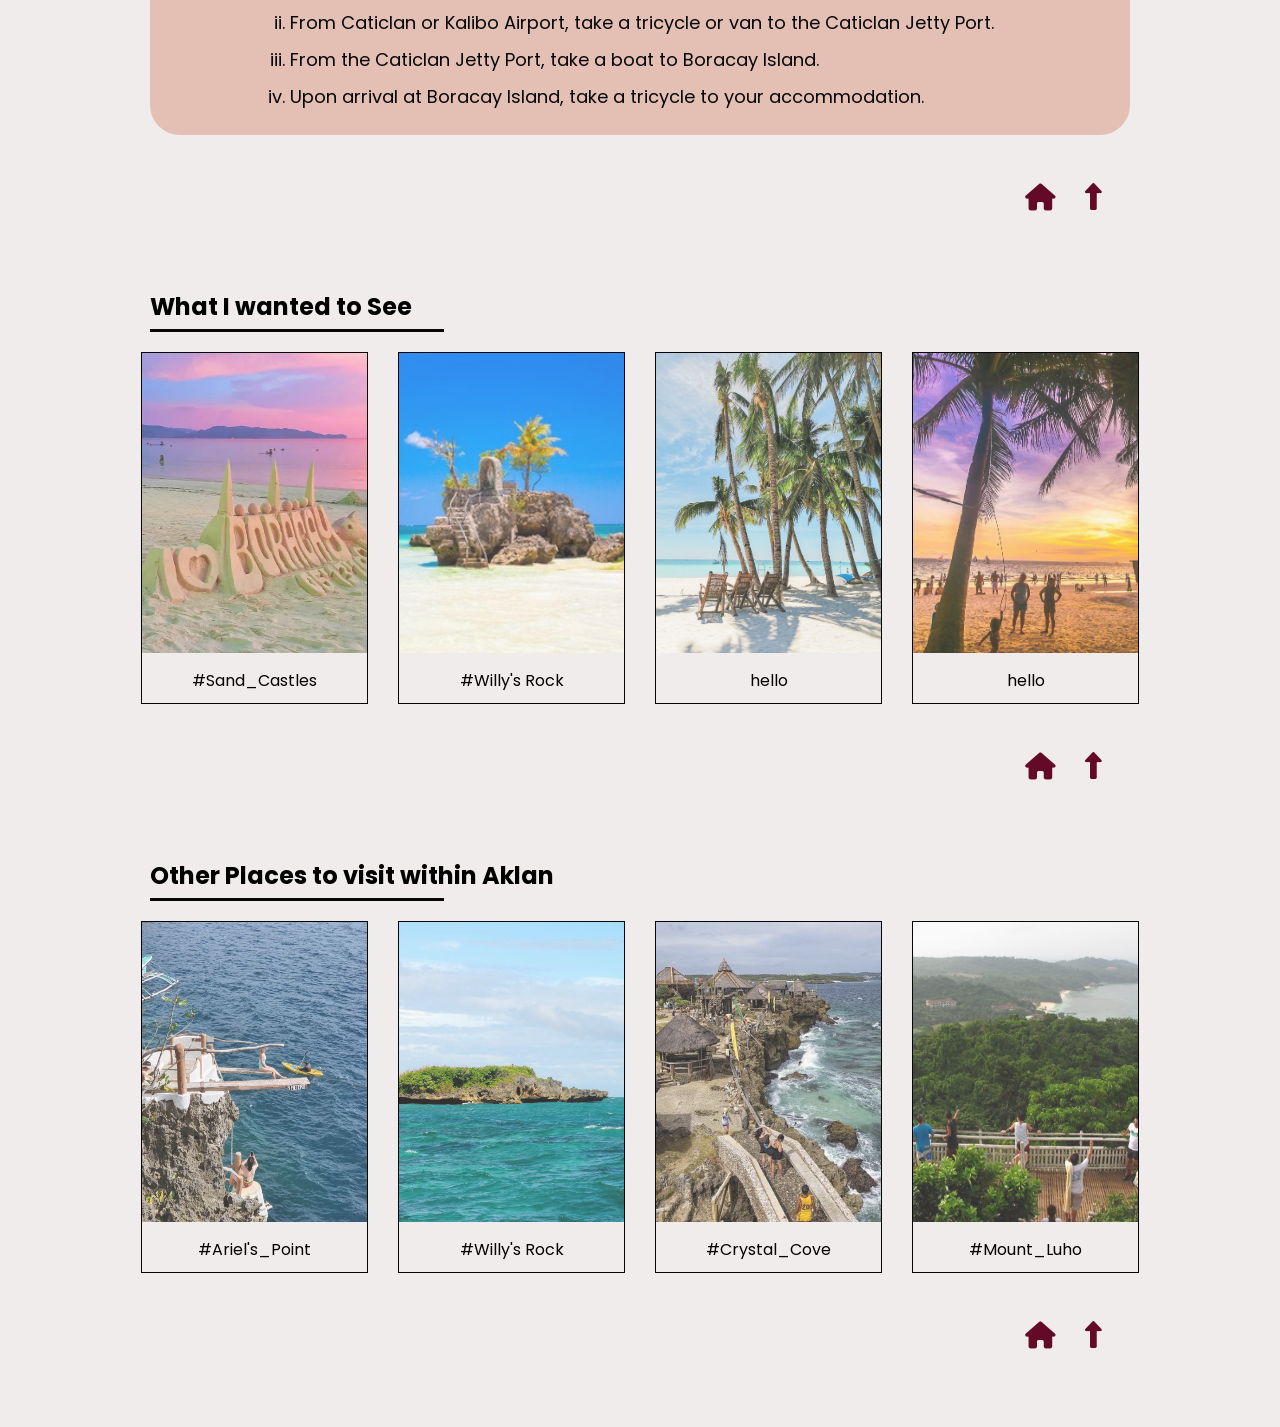
<file: places/boracay.html>
<!DOCTYPE html>
<html lang="en">
<head>
  <meta charset="UTF-8">
  <link href="https://fonts.googleapis.com/css2?family=Abril+Fatface&display=swap" rel="stylesheet">
  <link href='https://fonts.googleapis.com/css?family=Poppins' rel='stylesheet'>
  <link href="https://fonts.googleapis.com/css2?family=Noto+Serif:wght@400;700&display=swap" rel="stylesheet">
  <link rel="stylesheet" href="https://cdnjs.cloudflare.com/ajax/libs/font-awesome/6.7.2/css/all.min.css">
  <link rel="stylesheet" href="place.css">
  <title>Boracay</title>
</head>
<body>
    <!--MARCIANO, LATISHA-->
    <!--CIP1101-ITAD-->

    <header>
        <nav>
            <ul class="nav-links">
            <i class="fa-solid fa-puzzle-piece fa-2xl" style="color: #AD9E8F; margin-right: 20px"></i>
            <li ><a href="../index.html">Home</a></li>
            <li><a href="../biography/biography.html">About</a></li>
            <li><a href="../skills/skills.html">Skills</a></li>
            <li><a href="../resume/resume.html">Resume</a></li>
            <li><a href="../Photo Dump/gallery.html">Gallery</a></li>
            <li><a href="../media/beat/beat.html">Beats</a></li>
            <li><a href="../media/film/film.html">Movies</a></li>
            <li><a href="../media/shows/tv.html">TV Shows</a></li>
            <li><a href="./dream.html" class="active">Dream Places</a></li>
            <li><a href="../bucket list/bucket.html">Bucket List</a></li>
            </ul>
        </nav>
        <a href="mailto:marciano.latisha@ue.edu.ph"><button>Contact</button></a>
    </header>

    <div class="introduction">
        <h1>Welcome to Boracay!</h1>
        <p>Step into a dream of sun, sand, and sea! Boracay has been on my must-visit list for so long, and I can't wait to experience its beauty firsthand. From the stunning views to the exciting activities and the island’s unique charm, there’s so much to look forward to. Take a look at what makes Boracay special to me</p>

        <ul class="nav-links">
            <li><a href="./dream.html"><i class="fa-solid fa-arrow-left"></i></a></li>
            <li ><a href="../index.html"><i class="fa-solid fa-house"></i></a></li>
            <li><a href="#description">🤔 Reason Why</a></li>
            <li><a href="#reason">🗺️ How to Get There</a></li>
            <li><a href="#gallery">👀 What I Want to See</a></li>
            <li><a href="#places">✈️ Other Places to Visit</a></li>            
        </ul>
    </div>

    <h1 id="description">Boracay</h1>
    <hr>
    <div class="top">
        <a href="./assets/boracay-main.jpg" target="image-viewer"><img src="./assets/boracay-main.jpg" alt="A detailed sandcastle sculpture on the white sandy beach of Boracay Island, with the words 'BORACAY ISLAND MAR. 14 2010 RED COCONUT' carved into the front. The background features a clear blue sky, turquoise ocean, and lounge chairs under a red beach umbrella." title="This is boracay's famous sand castles"></a>
        <div class="description">
            <p>Boracay, a world-renowned island in Malay, Aklan, is famous for its white sand beaches, crystal-clear waters, and vibrant nightlife. The iconic White Beach stretches 4 kilometers, lined with resorts, restaurants, and entertainment hubs. Visitors can enjoy activities like island hopping, parasailing, snorkeling, and scuba diving while witnessing breathtaking sunsets.</p>
            <p>I want to visit Boracay to experience its beauty and relaxed beach lifestyle. I’m excited to try ocean activities like banana boat rides and snorkeling, even though I’m not the best swimmer. Most of all, I want to see what makes Boracay truly special compared to other beaches.</p>
        </div>
    </div>
    <div class="section-button">
        <a href="../index.html"><i class="fa-solid fa-house fa-xl" style="color: #630A28"></i></a>
        <a href="#top"><i class="fa-solid fa-up-long fa-xl" style="color: #630A28"></i></a>
    </div>

    <div class="middle" id="reason">
        <h2>How to get to there?</h2>
        <ul>
            <li>By Air: </li>
            <ol>
                <li>From Manila, take a flight to Caticlan or Kalibo Airport.</li>
                <li>From Caticlan or Kalibo Airport, take a tricycle or van to the Caticlan Jetty Port.</li>
                <li>From the Caticlan Jetty Port, take a boat to Boracay Island.</li>
                <li>Upon arrival at Boracay Island, take a tricycle to your accommodation.</li>
            </ol>
            <li>By Sea: </li>
            <ol>
                <li>From Manila, take a flight to Caticlan or Kalibo Airport.</li>
                <li>From Caticlan or Kalibo Airport, take a tricycle or van to the Caticlan Jetty Port.</li>
                <li>From the Caticlan Jetty Port, take a boat to Boracay Island.</li>
                <li>Upon arrival at Boracay Island, take a tricycle to your accommodation.</li>
            </ol>
        </ul>
        
    </div>
    <div class="section-button">
        <a href="../index.html"><i class="fa-solid fa-house fa-xl" style="color: #630A28"></i></a>
        <a href="#top"><i class="fa-solid fa-up-long fa-xl" style="color: #630A28"></i></a>
    </div>

    <div class="bottom" id="gallery">
        <h2>What I wanted to See</h2>
        <hr>
        <div class="gallery">
            <div class="card">
                <a href="./assets/boracay-gallery.jpg" target="image-viewer"><img src="./assets/boracay-gallery.jpg" alt="Sand castle that says I love Boracay" title="Sand castle from Boracay"></a>
                <p>#Sand_Castles</p>
            </div>
                
            <div class="card">
                <a href="./assets/boracay-gallery-2.jpg" target="image-viewer"><img src="./assets/boracay-gallery-2.jpg" alt="Willy's Rock in Boracay, a famous volcanic rock formation with a Virgin Mary shrine, surrounded by clear turquoise waters and white sand." title="Willy's Rock: Iconic Landmark of Boracay"></a>
                <p>#Willy's Rock</p>
            </div>
            
            <div class="card">
                <a href="./assets/boracay-gallery-3.jpeg" target="image-viewer"><img src="./assets/boracay-gallery-3.jpeg" alt=""></a>
                <p>hello</p>
            </div>

            <div class="card">
                <a href="./assets/boracay-gallery-4.jpeg" target="image-viewer"><img src="./assets/boracay-gallery-4.jpeg" alt=""></a>
                <p>hello</p>
            </div>
        </div>
    </div>
    <div class="section-button">
        <a href="../index.html"><i class="fa-solid fa-house fa-xl" style="color: #630A28"></i></a>
        <a href="#top"><i class="fa-solid fa-up-long fa-xl" style="color: #630A28"></i></a>
    </div>

    <div class="bottom" id="places">
        <h2>Other Places to visit within Aklan</h2>
        <hr>
        <div class="gallery">
            <div class="card">
                <a href="./assets/boracay-ariels-point.jpg" target="image-viewer"><img src="./assets/boracay-ariels-point.jpg" alt="A picture of a cliff in the sea" title="Ariel's Point in Buruanga, Aklan"></a>
                <p>#Ariel's_Point</p>
            </div>
                
            <div class="card">
                <a href="./assets/boracay-crocodile-island.jpg" target="image-viewer"><img src="./assets/boracay-crocodile-island.jpg" alt="A picture of an island that looks like a crocodile" title="Crocodile Island in Malay, Aklan"></a>
                <p>#Willy's Rock</p>
            </div>
            
            <div class="card">
                <a href="./assets/boracay-crystal-cove.jpg" target="image-viewer"><img src="./assets/boracay-crystal-cove.jpg" alt="A picture of a village with a series of rock formation" title="Crystal Cove in Malay, Aklan"></a>
                <p>#Crystal_Cove</p>
            </div>

            <div class="card">
                <a href="./assets/boracay-Mount-Luho-Viewpoint.jpg" target="image-viewer"><img src="./assets/boracay-Mount-Luho-Viewpoint.jpg" alt="A view of a point in a mountain that overlooks the beauty of Malay, Aklan" title="Mount Luho in Malay, Aklan"></a>
                <p>#Mount_Luho</p>
            </div>
        </div>
    </div>
    <div class="section-button">
        <a href="../index.html"><i class="fa-solid fa-house fa-xl" style="color: #630A28"></i></a>
        <a href="#top"><i class="fa-solid fa-up-long fa-xl" style="color: #630A28"></i></a>
    </div>
</body>
</html>
</file>
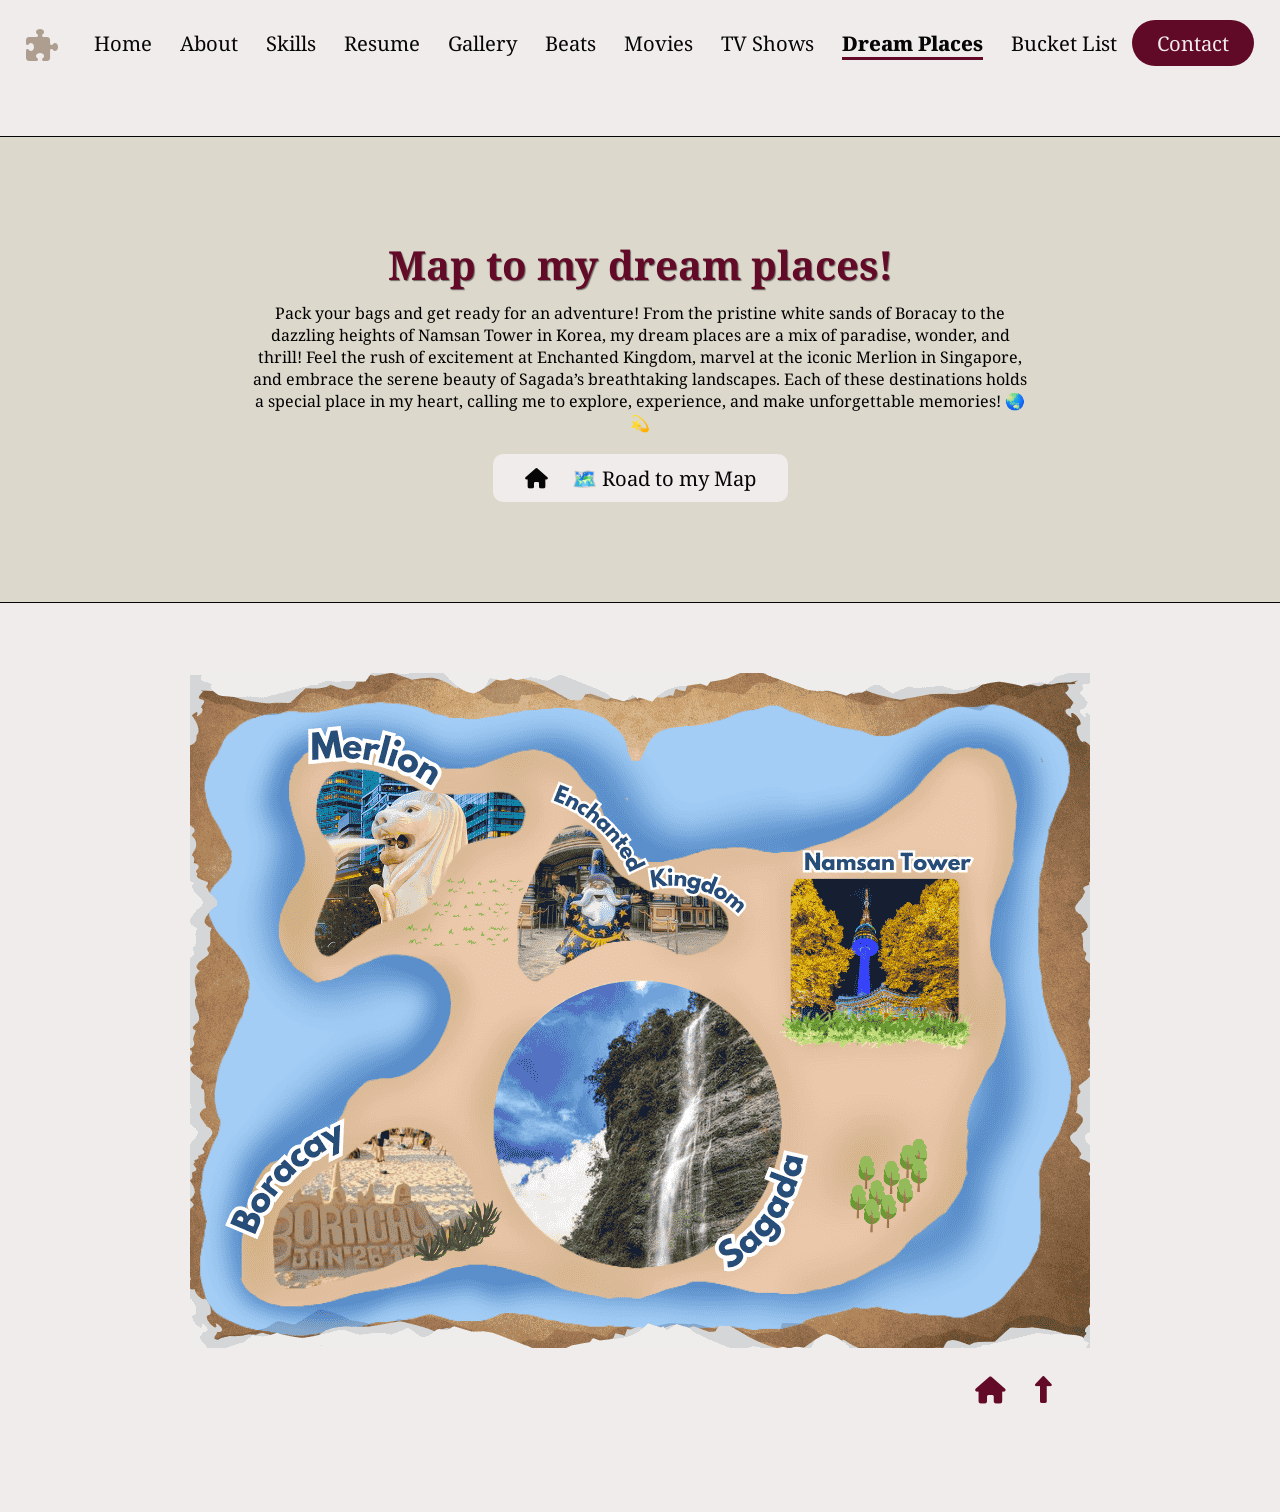
<file: places/dream.html>
<!DOCTYPE html>
<html lang="en">
<head>
  <meta charset="UTF-8">
  <link href="https://fonts.googleapis.com/css2?family=Abril+Fatface&display=swap" rel="stylesheet">
  <link href='https://fonts.googleapis.com/css?family=Poppins' rel='stylesheet'>
  <link href="https://fonts.googleapis.com/css2?family=Noto+Serif:wght@400;700&display=swap" rel="stylesheet">
  <link rel="stylesheet" href="https://cdnjs.cloudflare.com/ajax/libs/font-awesome/6.7.2/css/all.min.css">
  <link rel="stylesheet" href="dream.css">
  <title>Dream Places</title>
</head>
<body>
    <!--MARCIANO, LATISHA-->
    <!--CIP1101-ITAD-->

    <header>
        <nav>
            <ul class="nav-links">
            <i class="fa-solid fa-puzzle-piece fa-2xl" style="color: #AD9E8F; margin-right: 20px"></i>
            <li ><a href="../index.html">Home</a></li>
            <li><a href="../biography/biography.html">About</a></li>
            <li><a href="../skills/skills.html">Skills</a></li>
            <li><a href="../resume/resume.html">Resume</a></li>
            <li><a href="../Photo Dump/gallery.html">Gallery</a></li>
            <li><a href="../media/beat/beat.html">Beats</a></li>
            <li><a href="../media/film/film.html">Movies</a></li>
            <li><a href="../media/shows/tv.html">TV Shows</a></li>
            <li><a href="./dream.html" class="active">Dream Places</a></li>
            <li><a href="../bucket list/bucket.html">Bucket List</a></li>
            </ul>
        </nav>
        <a href="mailto:marciano.latisha@ue.edu.ph"><button>Contact</button></a>
    </header>

    <div class="introduction">
        <h1>Map to my dream places!</h1>
        <p>Pack your bags and get ready for an adventure! From the pristine white sands of Boracay to the dazzling heights of Namsan Tower in Korea, my dream places are a mix of paradise, wonder, and thrill! Feel the rush of excitement at Enchanted Kingdom, marvel at the iconic Merlion in Singapore, and embrace the serene beauty of Sagada’s breathtaking landscapes. Each of these destinations holds a special place in my heart, calling me to explore, experience, and make unforgettable memories! 🌏💫</p>

        <ul class="nav-links">
            <li ><a href="../index.html"><i class="fa-solid fa-house"></i></a></li>
            <li><a href="#map">🗺️ Road to my Map</a></li>
        </ul>
    </div>

    <div class="map-container" id="map">
        <img src="./assets/Mind Map.png" alt="" title="This is the map to my dream places" usemap="#dream-map">

        <map name="dream-map">
            <area shape="poly" coords="168, 95, 233, 120, 317, 118, 334, 139, 330, 160, 274, 169, 230, 238, 179, 256, 138, 287, 121, 273, 134, 226, 148, 197, 141, 171, 124, 149, 132, 108" href="./merlion.html" alt="This is the Merlion Park in Singapore" title="Merlion Park, Singapore">
            <area shape="poly" coords="401, 153, 420, 194, 464, 221, 514, 223, 538, 238, 537, 262, 522, 276, 492, 285, 450, 267, 407, 273, 340, 312, 324, 291, 327, 228, 368, 155" href="./ek.html" alt="This is the Enchanted Kingdom in the Philippines" title="Enchanted Kingdom, Philippines">
            <area shape="rect" coords="601,205,770,357" href="./namsan.html" alt="This is the Namsan Tower in South Korea" title="Namsan Tower, South Korea">
            <area shape="circle" coords="445,449,143" href="./sagada.html" alt="This is the Sagada in the Philippines" title="Sagada, Philippines">
            <area shape="poly" coords="197, 456, 235, 454, 284, 510, 284, 550, 257, 570, 133, 615, 85, 616, 87, 535, 138, 492, 158, 486," href="./boracay.html" alt="This is the Boracay in the Philippines" title="Boracay, Philippines">
        </map>
    </div>
    <div class="section-button">
        <a href="../index.html"><i class="fa-solid fa-house fa-xl" style="color: #630A28"></i></a>
        <a href="#top"><i class="fa-solid fa-up-long fa-xl" style="color: #630A28"></i></a>
    </div>
</body>
</html>
</file>
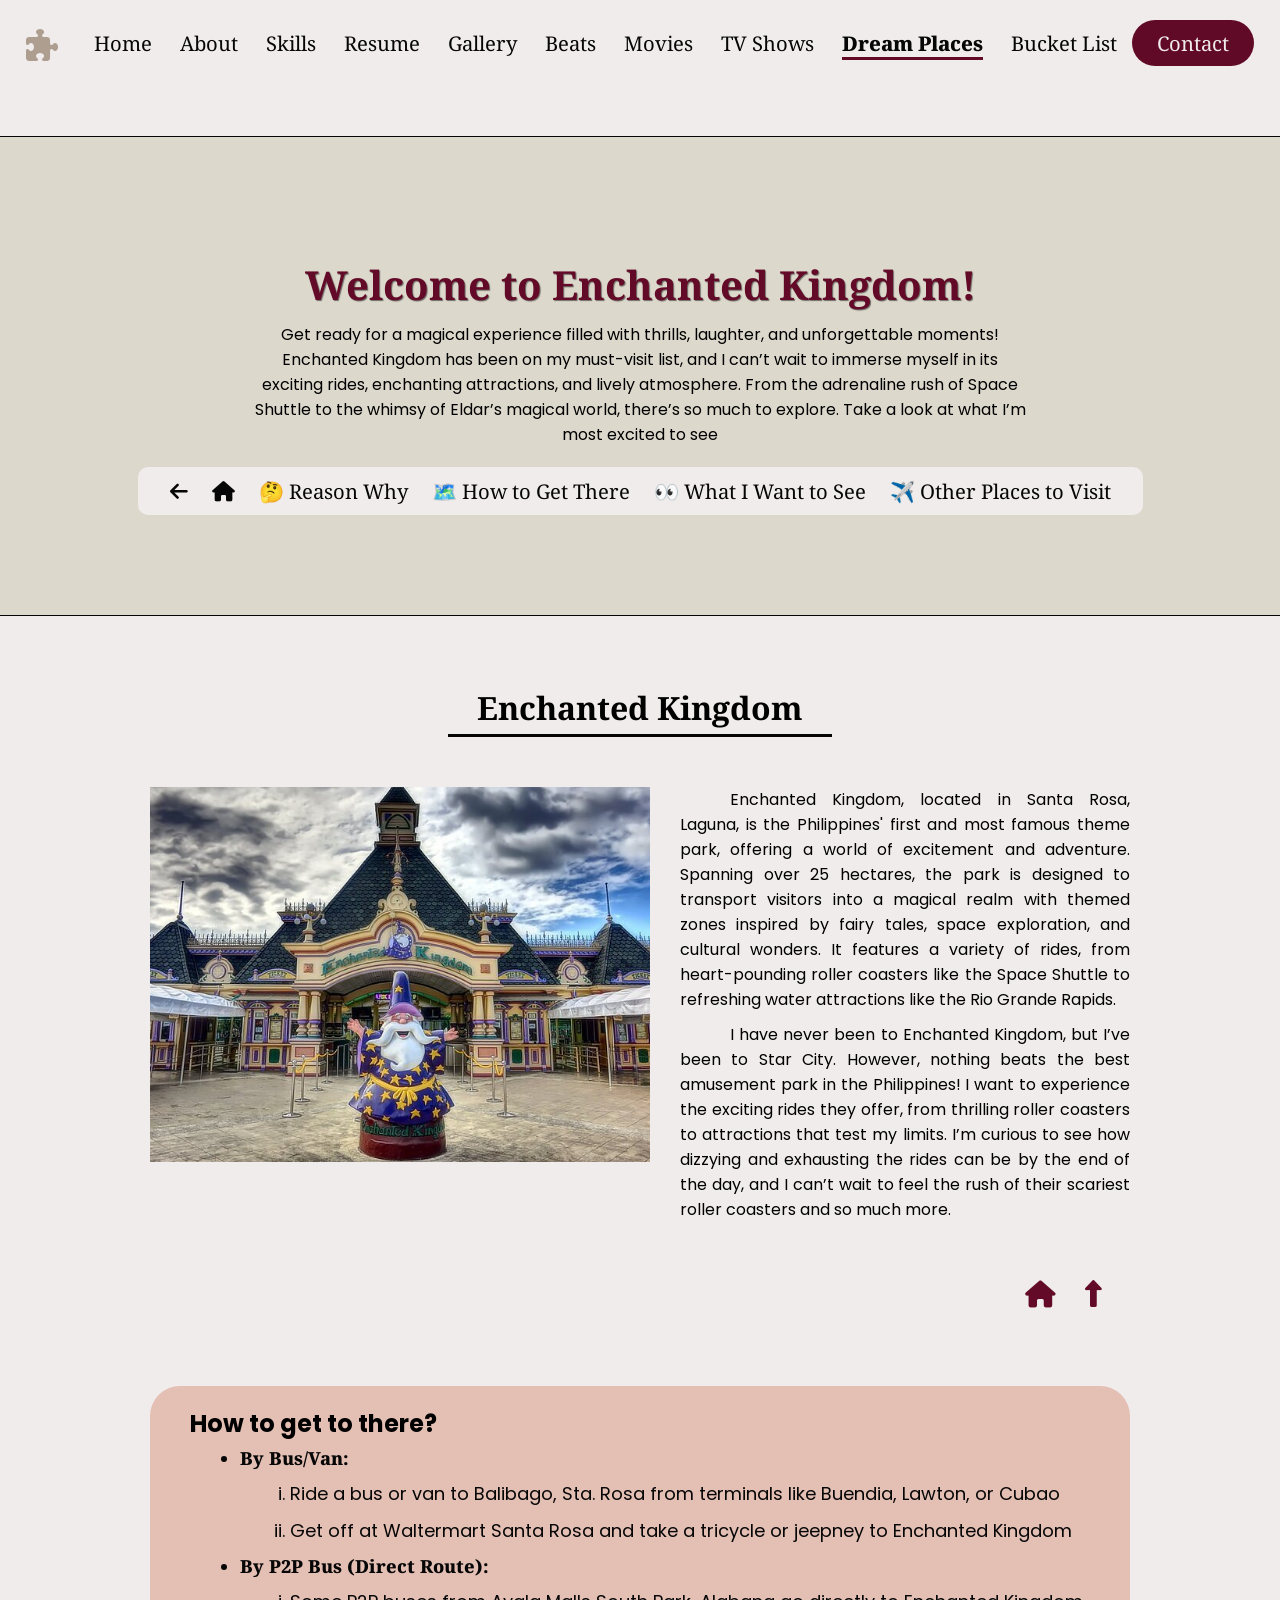
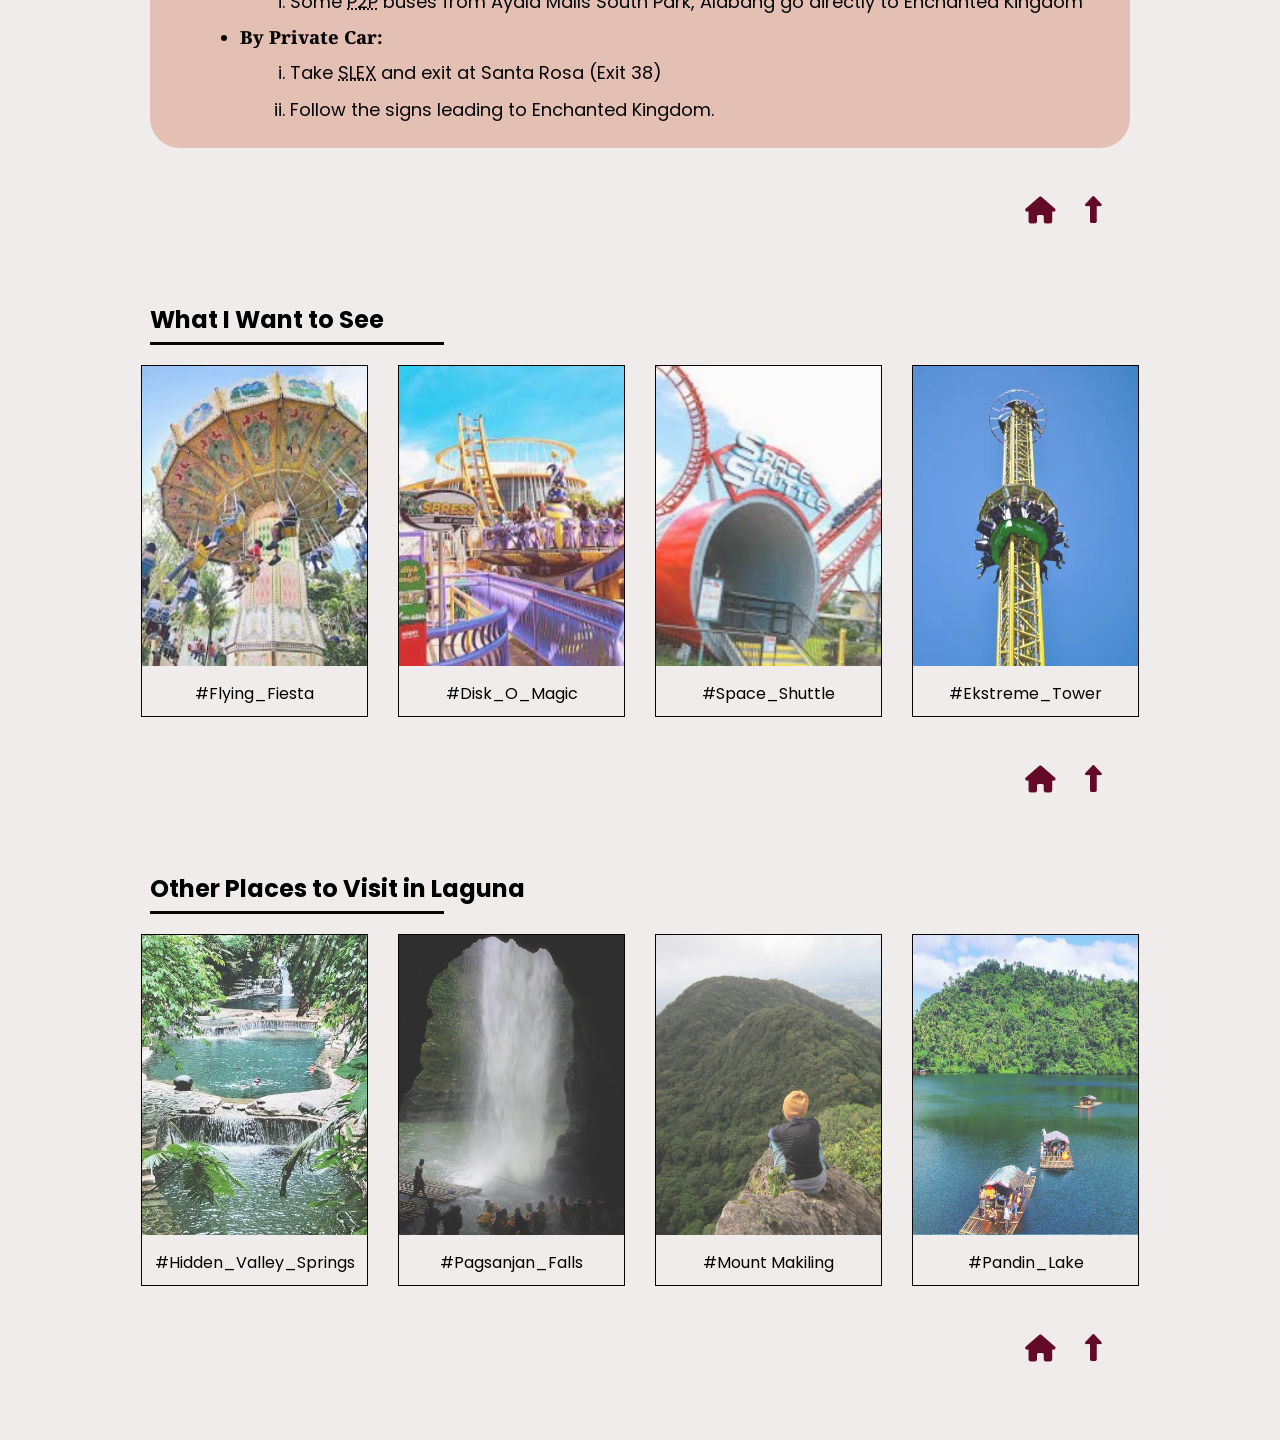
<file: places/ek.html>
<!DOCTYPE html>
<html lang="en">
<head>
  <meta charset="UTF-8">
  <link href="https://fonts.googleapis.com/css2?family=Abril+Fatface&display=swap" rel="stylesheet">
  <link href='https://fonts.googleapis.com/css?family=Poppins' rel='stylesheet'>
  <link href="https://fonts.googleapis.com/css2?family=Noto+Serif:wght@400;700&display=swap" rel="stylesheet">
  <link rel="stylesheet" href="https://cdnjs.cloudflare.com/ajax/libs/font-awesome/6.7.2/css/all.min.css">
  <link rel="stylesheet" href="place.css">
  <title>Enchanted Kingdom</title>
</head>
<body>
    <!--MARCIANO, LATISHA-->
    <!--CIP1101-ITAD-->

    <header>
        <nav>
            <ul class="nav-links">
            <i class="fa-solid fa-puzzle-piece fa-2xl" style="color: #AD9E8F; margin-right: 20px"></i>
            <li ><a href="../index.html">Home</a></li>
            <li><a href="../biography/biography.html">About</a></li>
            <li><a href="../skills/skills.html">Skills</a></li>
            <li><a href="../resume/resume.html">Resume</a></li>
            <li><a href="../Photo Dump/gallery.html">Gallery</a></li>
            <li><a href="../media/beat/beat.html">Beats</a></li>
            <li><a href="../media/film/film.html">Movies</a></li>
            <li><a href="../media/shows/tv.html">TV Shows</a></li>
            <li><a href="./dream.html" class="active">Dream Places</a></li>
            <li><a href="../bucket list/bucket.html">Bucket List</a></li>
            </ul>
        </nav>
        <a href="mailto:marciano.latisha@ue.edu.ph"><button>Contact</button></a>
    </header>

    <div class="introduction">
        <h1>Welcome to Enchanted Kingdom!</h1>
        <p>Get ready for a magical experience filled with thrills, laughter, and unforgettable moments! Enchanted Kingdom has been on my must-visit list, and I can’t wait to immerse myself in its exciting rides, enchanting attractions, and lively atmosphere. From the adrenaline rush of Space Shuttle to the whimsy of Eldar’s magical world, there’s so much to explore. Take a look at what I’m most excited to see</p>

        <ul class="nav-links">
            <li><a href="./dream.html"><i class="fa-solid fa-arrow-left"></i></a></li>
            <li ><a href="../index.html"><i class="fa-solid fa-house"></i></a></li>
            <li><a href="#description">🤔 Reason Why</a></li>
            <li><a href="#reason">🗺️ How to Get There</a></li>
            <li><a href="#gallery">👀 What I Want to See</a></li>
            <li><a href="#places">✈️ Other Places to Visit</a></li>
            
        </ul>
    </div>

    <h1>Enchanted Kingdom</h1>
    <hr>
    <div class="top" id="description">
        <a href="./assets/ek-main.jpg" target="image-viewer"><img src="./assets/ek-main.jpg" alt="A vibrant view of the entrance to Enchanted Kingdom, a popular theme park in the Philippines. The facade showcases a fairytale-inspired design with intricate details and a grand archway. In front stands Eldar the Wizard, the park’s friendly mascot, dressed in a blue robe with golden stars, welcoming visitors with open arms." title="Enchanted Kingdom Entrance with Eldar the Wizard"></a>
        <div class="description">
            <p>Enchanted Kingdom, located in Santa Rosa, Laguna, is the Philippines' first and most famous theme park, offering a world of excitement and adventure. Spanning over 25 hectares, the park is designed to transport visitors into a magical realm with themed zones inspired by fairy tales, space exploration, and cultural wonders. It features a variety of rides, from heart-pounding roller coasters like the Space Shuttle to refreshing water attractions like the Rio Grande Rapids.</p>
            <p>I have never been to Enchanted Kingdom, but I’ve been to Star City. However, nothing beats the best amusement park in the Philippines! I want to experience the exciting rides they offer, from thrilling roller coasters to attractions that test my limits. I’m curious to see how dizzying and exhausting the rides can be by the end of the day, and I can’t wait to feel the rush of their scariest roller coasters and so much more.</p>
        </div>
    </div>
    <div class="section-button">
        <a href="../index.html"><i class="fa-solid fa-house fa-xl" style="color: #630A28"></i></a>
        <a href="#top"><i class="fa-solid fa-up-long fa-xl" style="color: #630A28"></i></a>
    </div>

    <div class="middle" id="reason">
        <h2>How to get to there?</h2>
        <ul>
            <li>By Bus/Van: </li>
            <ol>
                <li>Ride a bus or van to Balibago, Sta. Rosa from terminals like Buendia, Lawton, or Cubao</li>
                <li>Get off at Waltermart Santa Rosa and take a tricycle or jeepney to Enchanted Kingdom</li>
            </ol>
            <li>By P2P Bus (Direct Route): </li>
            <ol>
                <li>Some <abbr title="Point-to-Point">P2P</abbr> buses from Ayala Malls South Park, Alabang go directly to Enchanted Kingdom</li>
            </ol>
            <li>By Private Car: </li>
            <ol>
                <li>Take <abbr title="South Luzon Express Way">SLEX</abbr> and exit at Santa Rosa (Exit 38)</li>
                <li>Follow the signs leading to Enchanted Kingdom.</li>
            </ol>
        </ul>
    </div>
    <div class="section-button">
        <a href="../index.html"><i class="fa-solid fa-house fa-xl" style="color: #630A28"></i></a>
        <a href="#top"><i class="fa-solid fa-up-long fa-xl" style="color: #630A28"></i></a>
    </div>

    <div class="bottom" id="gallery">
        <h2>What I Want to See</h2>
        <hr>
        <div class="gallery">
            <div class="card">
                <a href="./assets/ek-gallery.jpg" target="image-viewer"><img src="./assets/ek-gallery.jpg" alt="A colorful swing ride at an amusement park, with people seated in suspended chairs as they spin around a decorated central column under a bright sky." title="Flying Fiesta in Enchanted Kingdom"></a>
                <p>#Flying_Fiesta</p>
            </div>
                
            <div class="card">
                <a href="./assets/ek-gallery-2.jpg" target="image-viewer"><img src="./assets/ek-gallery-2.jpg" alt="A spinning disk ride at Enchanted Kingdom, where riders sit on a circular platform that tilts and rotates along a curved track." title="Disk-O-Magic in Enchanted Kingdom"></a>
                <p>#Disk_O_Magic</p>
            </div>
            
            <div class="card">
                <a href="./assets/ek-gallery-3.jpg" target="image-viewer"><img src="./assets/ek-gallery-3.jpg" alt="A red and white roller coaster at Enchanted Kingdom, featuring a large loop and a launch tunnel, with Space Shuttle signage above the entrance." title="Space Shuttle in Enchanted Kingdom"></a>
                <p>#Space_Shuttle</p>
            </div>

            <div class="card">
                <a href="./assets/ek-gallery-4.jpg" target="image-viewer"><img src="./assets/ek-gallery-4.jpg" alt="A towering drop ride at Enchanted Kingdom, where riders are lifted high before experiencing a sudden free-fall against a bright blue sky." title="Ekstreme Tower in Enchanted Kingdom"></a>
                <p>#Ekstreme_Tower</p>
            </div>
        </div>
    </div>
    <div class="section-button">
        <a href="../index.html"><i class="fa-solid fa-house fa-xl" style="color: #630A28"></i></a>
        <a href="#top"><i class="fa-solid fa-up-long fa-xl" style="color: #630A28"></i></a>
    </div>

    <div class="bottom" id="places">
        <h2>Other Places to Visit in Laguna</h2>
        <hr>
        <div class="gallery">
            <div class="card">
                <a href="./assets/ek-Hidden-Valley-Springs.jpg" target="image-viewer"><img src="./assets/ek-Hidden-Valley-Springs.jpg" alt="A picture of a falls" title="Hidden Valey Springs in Calauan, Laguna"></a>
                <p>#Hidden_Valley_Springs</p>
            </div>
                
            <div class="card">
                <a href="./assets/ek-Pagsanjan_Falls.jpg" target="image-viewer"><img src="./assets/ek-Pagsanjan_Falls.jpg" alt="A breathtaking waterfall cascades down from a cliffside, surrounded by lush greenery, as tourists stand on a viewing platform near the misty waters." title="Pagsanjan Falssin Cavinti, Laguna"></a>
                <p>#Pagsanjan_Falls</p>
            </div>
            
            <div class="card">
                <a href="./assets/ek-makiling.jpg" target="image-viewer"><img src="./assets/ek-makiling.jpg" alt="A hiker wearing a yellow beanie sits on a rocky cliff, overlooking the dense, green mountain landscape of Mount Makiling under an overcast sky." title="Mount Makiling located in the provinces of Laguna and Batangas"></a>
                <p>#Mount Makiling</p>
            </div>

            <div class="card">
                <a href="./assets/ek-Pandin-Lake.jpg" target="image-viewer"><img src="./assets/ek-Pandin-Lake.jpg" alt="A serene lake with crystal-clear waters, surrounded by lush forested hills, where tourists ride traditional bamboo rafts with colorful canopies." title="Pandin Lake in San Lorenzo, San Pablo City, Laguna"></a>
                <p>#Pandin_Lake</p>
            </div>
        </div>
    </div>
    <div class="section-button">
        <a href="../index.html"><i class="fa-solid fa-house fa-xl" style="color: #630A28"></i></a>
        <a href="#top"><i class="fa-solid fa-up-long fa-xl" style="color: #630A28"></i></a>
    </div>
</body>
</html>
</file>
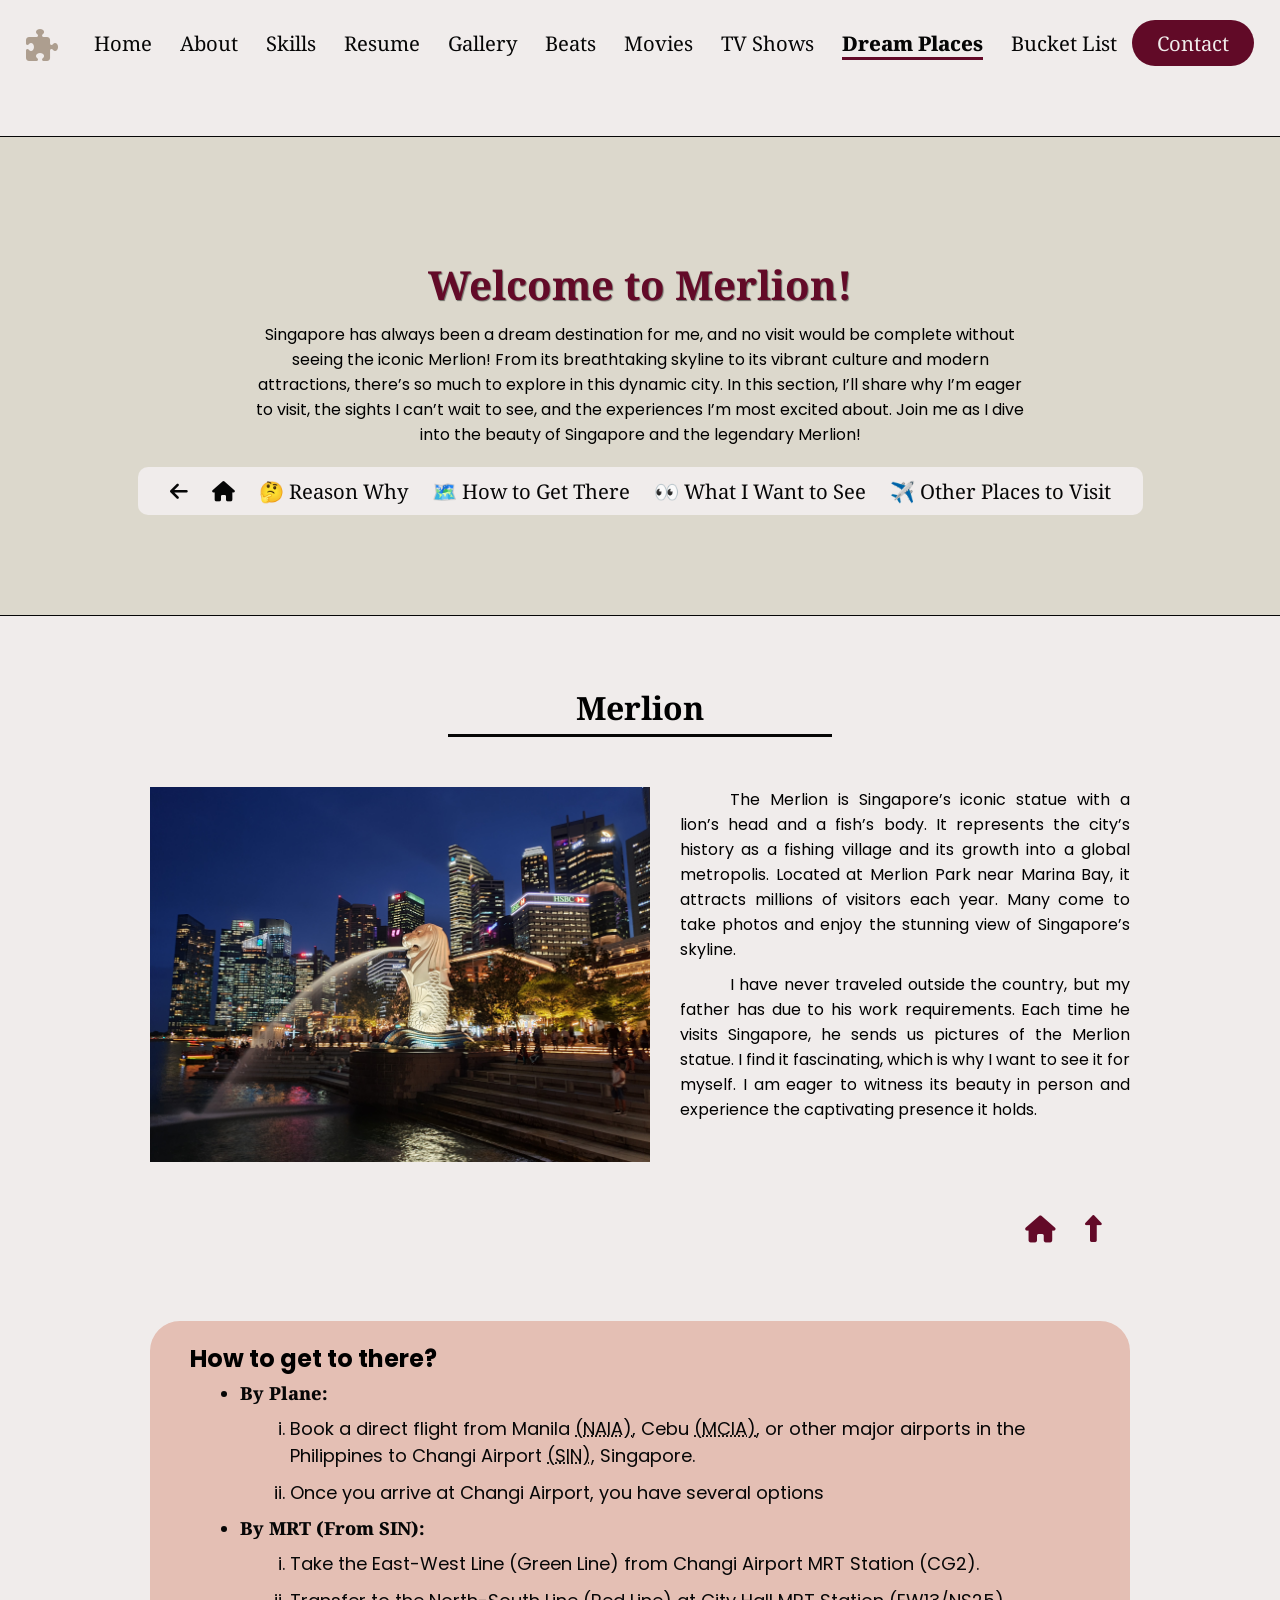
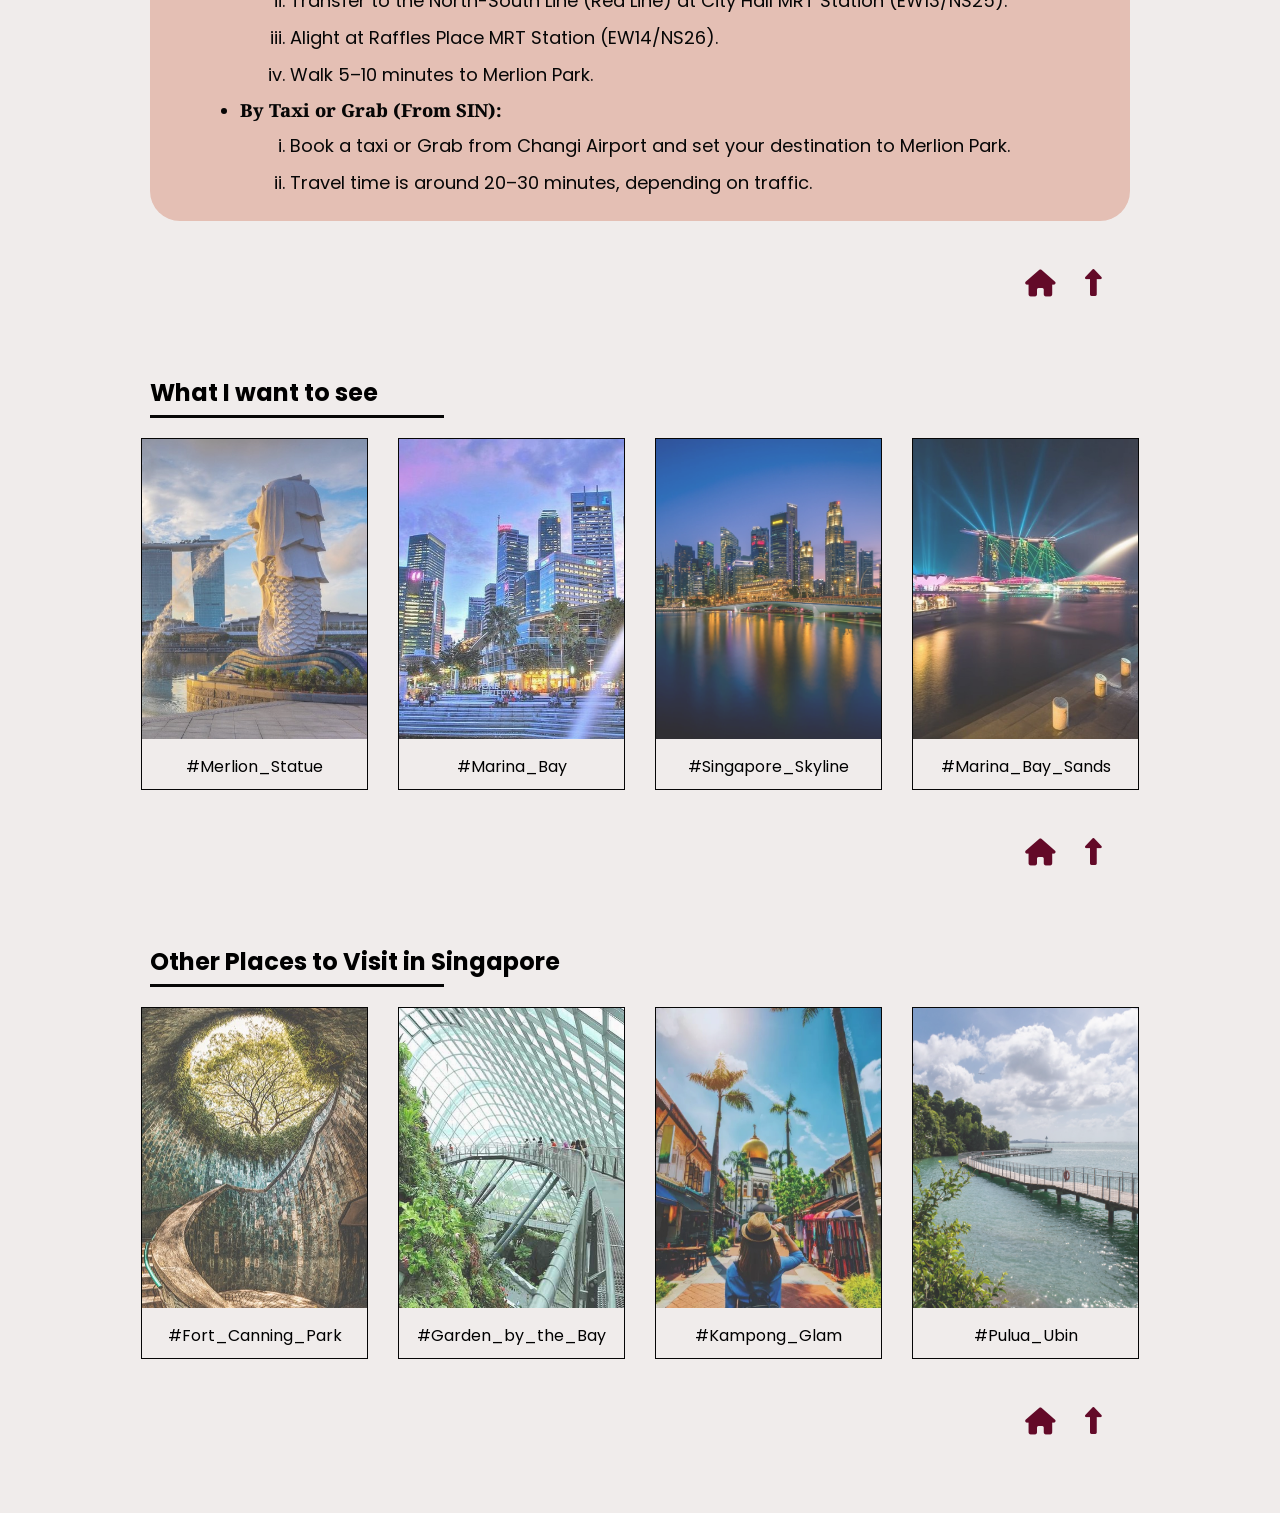
<file: places/merlion.html>
<!DOCTYPE html>
<html lang="en">
<head>
  <meta charset="UTF-8">
  <link href="https://fonts.googleapis.com/css2?family=Abril+Fatface&display=swap" rel="stylesheet">
  <link href='https://fonts.googleapis.com/css?family=Poppins' rel='stylesheet'>
  <link href="https://fonts.googleapis.com/css2?family=Noto+Serif:wght@400;700&display=swap" rel="stylesheet">
  <link rel="stylesheet" href="https://cdnjs.cloudflare.com/ajax/libs/font-awesome/6.7.2/css/all.min.css">
  <link rel="stylesheet" href="place.css">
  <title>Merlion</title>
</head>
<body>
    <!--MARCIANO, LATISHA-->
    <!--CIP1101-ITAD-->

    <header>
        <nav>
            <ul class="nav-links">
            <i class="fa-solid fa-puzzle-piece fa-2xl" style="color: #AD9E8F; margin-right: 20px"></i>
            <li ><a href="../index.html">Home</a></li>
            <li><a href="../biography/biography.html">About</a></li>
            <li><a href="../skills/skills.html">Skills</a></li>
            <li><a href="../resume/resume.html">Resume</a></li>
            <li><a href="../Photo Dump/gallery.html">Gallery</a></li>
            <li><a href="../media/beat/beat.html">Beats</a></li>
            <li><a href="../media/film/film.html">Movies</a></li>
            <li><a href="../media/shows/tv.html">TV Shows</a></li>
            <li><a href="./dream.html" class="active">Dream Places</a></li>
            <li><a href="../bucket list/bucket.html">Bucket List</a></li>
            </ul>
        </nav>
        <a href="mailto:marciano.latisha@ue.edu.ph"><button>Contact</button></a>
    </header>

    <div class="introduction">
        <h1>Welcome to Merlion!</h1>
        <p>Singapore has always been a dream destination for me, and no visit would be complete without seeing the iconic Merlion! From its breathtaking skyline to its vibrant culture and modern attractions, there’s so much to explore in this dynamic city. In this section, I’ll share why I’m eager to visit, the sights I can’t wait to see, and the experiences I’m most excited about. Join me as I dive into the beauty of Singapore and the legendary Merlion!</p>

        <ul class="nav-links">
            <li><a href="./dream.html"><i class="fa-solid fa-arrow-left"></i></a></li>
            <li ><a href="../index.html"><i class="fa-solid fa-house"></i></a></li>
            <li><a href="#description">🤔 Reason Why</a></li>
            <li><a href="#reason">🗺️ How to Get There</a></li>
            <li><a href="#gallery">👀 What I Want to See</a></li>
            <li><a href="#places">✈️ Other Places to Visit</a></li>
            
        </ul>
    </div>

    <h1>Merlion</h1>
    <hr>
    <div class="top" id="description">
        <a href="./assets/merlion-main.jpg"><img src="./assets/merlion-main.jpg" alt="A picture of the merlion statue with it gushing down the water" title="This is the Singapore's famous Merlion Statue"></a>
        <div class="description">
            <p>The Merlion is Singapore’s iconic statue with a lion’s head and a fish’s body. It represents the city’s history as a fishing village and its growth into a global metropolis. Located at Merlion Park near Marina Bay, it attracts millions of visitors each year. Many come to take photos and enjoy the stunning view of Singapore’s skyline.</p>
            <p>I have never traveled outside the country, but my father has due to his work requirements. Each time he visits Singapore, he sends us pictures of the Merlion statue. I find it fascinating, which is why I want to see it for myself. I am eager to witness its beauty in person and experience the captivating presence it holds.</p>
        </div>
    </div>
    <div class="section-button">
        <a href="../index.html"><i class="fa-solid fa-house fa-xl" style="color: #630A28"></i></a>
        <a href="#top"><i class="fa-solid fa-up-long fa-xl" style="color: #630A28"></i></a>
    </div>

    <div class="middle" id="reason">
        <h2>How to get to there?</h2>
        <ul>
            <li>By Plane: </li>
            <ol>
                <li>Book a direct flight from Manila <abbr title="Ninoy Aquino International Airport">(NAIA)</abbr>, Cebu <abbr title="Mactan-Cebu International Airport">(MCIA)</abbr>, or other major airports in the Philippines to Changi Airport <abbr title="Singapore Changi Airport">(SIN)</abbr>, Singapore.</li>
                <li>Once you arrive at Changi Airport, you have several options</li>
            </ol>
            <li>By MRT (From SIN): </li>
            <ol>
                <li>Take the East-West Line (Green Line) from Changi Airport MRT Station (CG2).</li>
                <li>Transfer to the North-South Line (Red Line) at City Hall MRT Station (EW13/NS25).</li>
                <li>Alight at Raffles Place MRT Station (EW14/NS26).</li>
                <li>Walk 5–10 minutes to Merlion Park.</li>
            </ol>
            <li>By Taxi or Grab (From SIN): </li>
            <ol>
                <li>Book a taxi or Grab from Changi Airport and set your destination to Merlion Park.</li>
                <li>Travel time is around 20–30 minutes, depending on traffic.</li>
            </ol>
        </ul>
    </div>
    <div class="section-button">
        <a href="../index.html"><i class="fa-solid fa-house fa-xl" style="color: #630A28"></i></a>
        <a href="#top"><i class="fa-solid fa-up-long fa-xl" style="color: #630A28"></i></a>
    </div>

    <div class="bottom" id="gallery">
        <h2>What I want to see</h2>
        <hr>
        <div class="gallery">
            <div class="card">
                <a href="./assets/merlion-1.jpg" target="image-viewer"><img src="./assets/merlion-1.jpg" alt="The Merlion statue in Singapore stands proudly at Merlion Park, with Marina Bay Sands visible in the background as water flows from its mouth." title="The Iconic Merlion Statue"></a>
                <p>#Merlion_Statue</p>
            </div>
                
            <div class="card">
                <a href="./assets/merlion-2.jpg" target="image-viewer"><img src="./assets/merlion-2.jpg" alt="A scenic view of the Marina Bay waterfront in Singapore, featuring modern skyscrapers, vibrant city lights, and people enjoying the lively atmosphere." title="Marina Bay Waterfront"></a>
                <p>#Marina_Bay</p>
            </div>
            
            <div class="card">
                <a href="./assets/merlion-3.jpg" target="image-viewer"><img src="./assets/merlion-3.jpg" alt="A breathtaking night view of Singapore’s skyline, with illuminated skyscrapers reflecting on the calm waters of Marina Bay." title="Singapore Skyline at Night"></a>
                <p>#Singapore_Skyline</p>
            </div>

            <div class="card">
                <a href="./assets/merlion-4.jpg" target="image-viewer"><img src="./assets/merlion-4.jpg" alt="The stunning Marina Bay Sands light show lights up the night sky with colorful beams, reflecting beautifully on the water." title="Marina Bay Sands in Singapore"></a>
                <p>#Marina_Bay_Sands</p>
            </div>
        </div>
    </div>
    <div class="section-button">
        <a href="../index.html"><i class="fa-solid fa-house fa-xl" style="color: #630A28"></i></a>
        <a href="#top"><i class="fa-solid fa-up-long fa-xl" style="color: #630A28"></i></a>
    </div>

    <div class="bottom" id="places">
        <h2>Other Places to Visit in Singapore</h2>
        <hr>
        <div class="gallery">
            <div class="card">
                <a href="./assets/merlion-Fort-Canning-Park.jpg" target="image-viewer"><img src="./assets/merlion-Fort-Canning-Park.jpg" alt="A scenic underground staircase at Fort Canning Park, with a circular opening showing a large tree and bright sunlight filtering through." title="Fort Canning Park in Central Business District, Singapore"></a>
                <p>#Fort_Canning_Park</p>
            </div>
                
            <div class="card">
                <a href="./assets/merlion-gardens_by_the_bay.jpg"><img src="./assets/merlion-gardens_by_the_bay.jpg" alt="A futuristic glass-domed walkway inside Gardens by the Bay, surrounded by lush greenery and towering vertical gardens." title="Garden by the Bay in 18 Marina Gardens Drive, Singapore"></a>
                <p>#Garden_by_the_Bay</p>
            </div>
            
            <div class="card">
                <a href="./assets/merlion-Kampong-Glam-in-Singapore.jpg" target="image-viewer"><img src="./assets/merlion-Kampong-Glam-in-Singapore.jpg" alt="A vibrant street in Kampong Glam, featuring a traveler taking a photo of the golden-domed Sultan Mosque, lined with colorful shops and palm trees." title="Kampong Glam in Arab Street, Singapore"></a>
                <p>#Kampong_Glam</p>
            </div>

            <div class="card">
                <a href="./assets/merlion-pulua_ubin.jpg" target="image-viewer"><img src="./assets/merlion-pulua_ubin.jpg" alt="A peaceful boardwalk over the blue waters of Pulau Ubin, surrounded by lush greenery and offering a scenic view of the sea." title="Pulua Ubin in Nort Eastern Coast of Mainland, Singapore"></a>
                <p>#Pulua_Ubin</p>
            </div>
        </div>
    </div>
    <div class="section-button">
        <a href="../index.html"><i class="fa-solid fa-house fa-xl" style="color: #630A28"></i></a>
        <a href="#top"><i class="fa-solid fa-up-long fa-xl" style="color: #630A28"></i></a>
    </div>
</body>
</html>
</file>
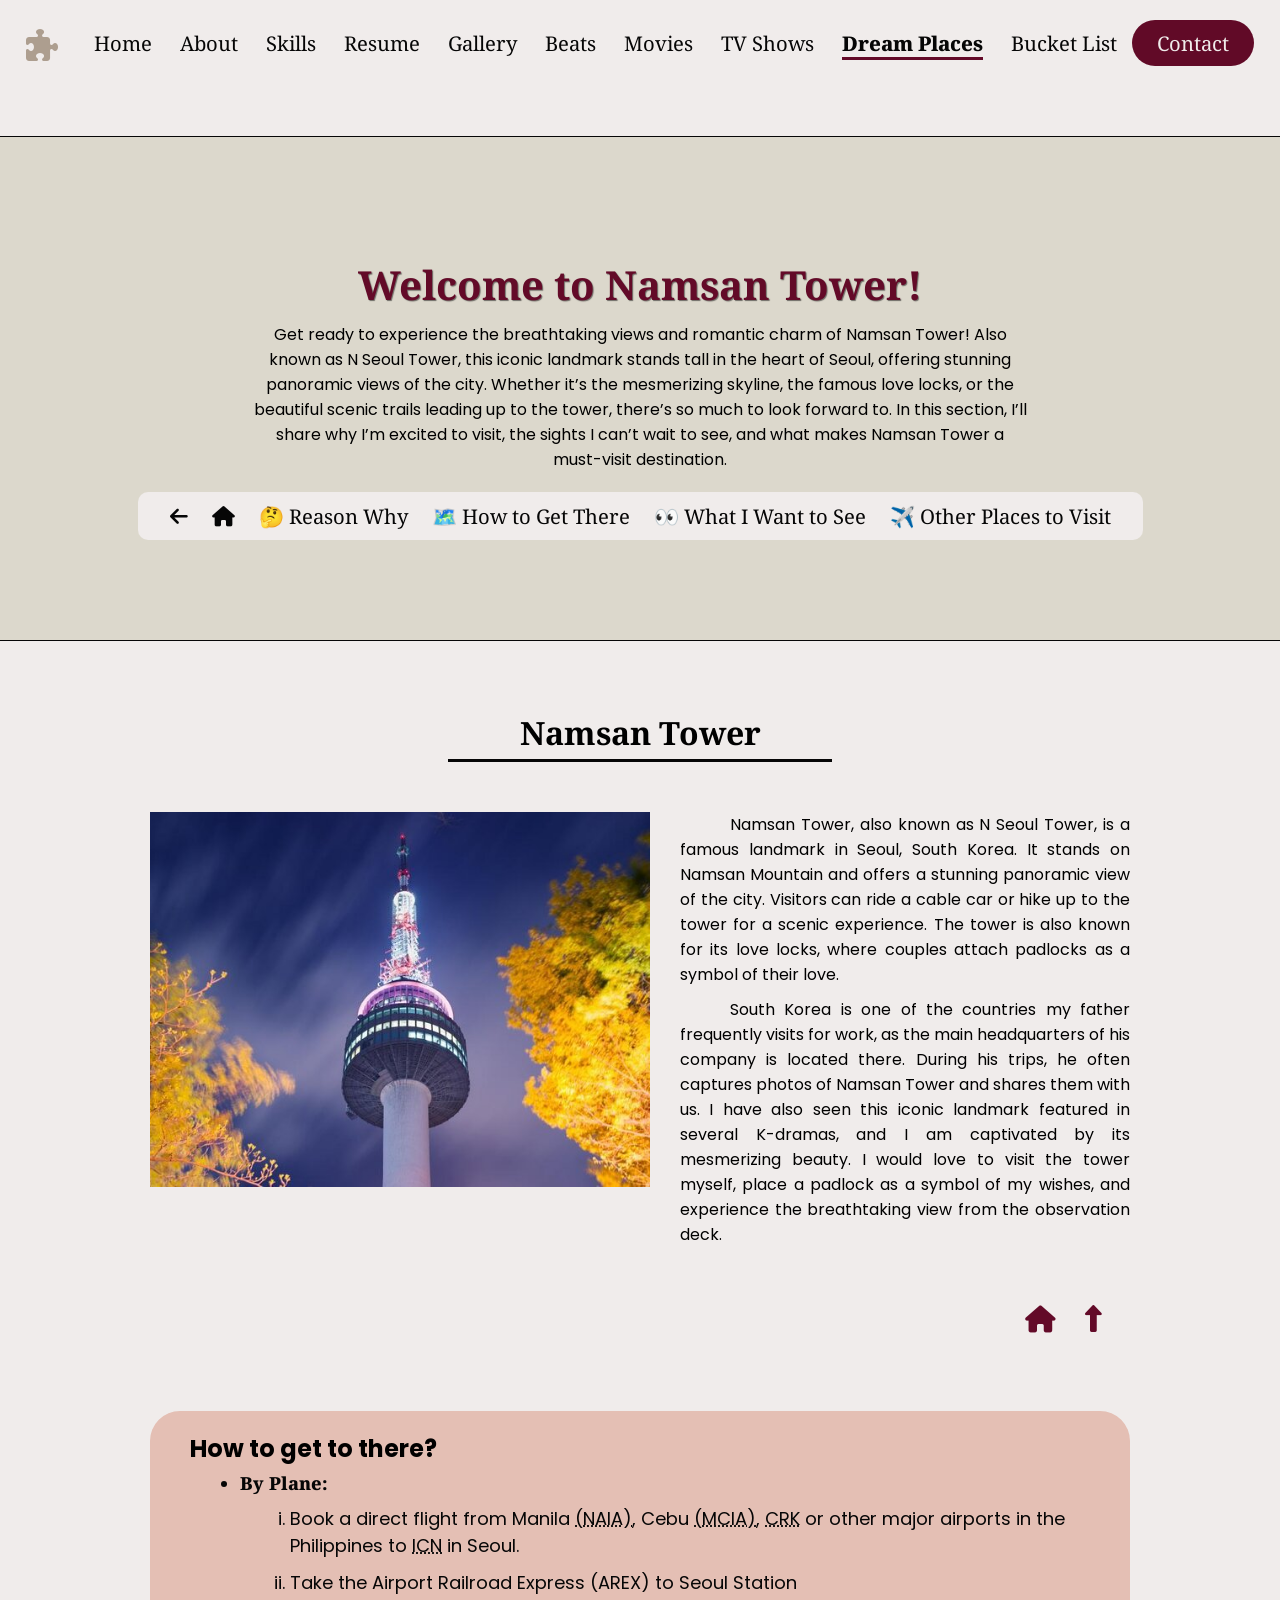
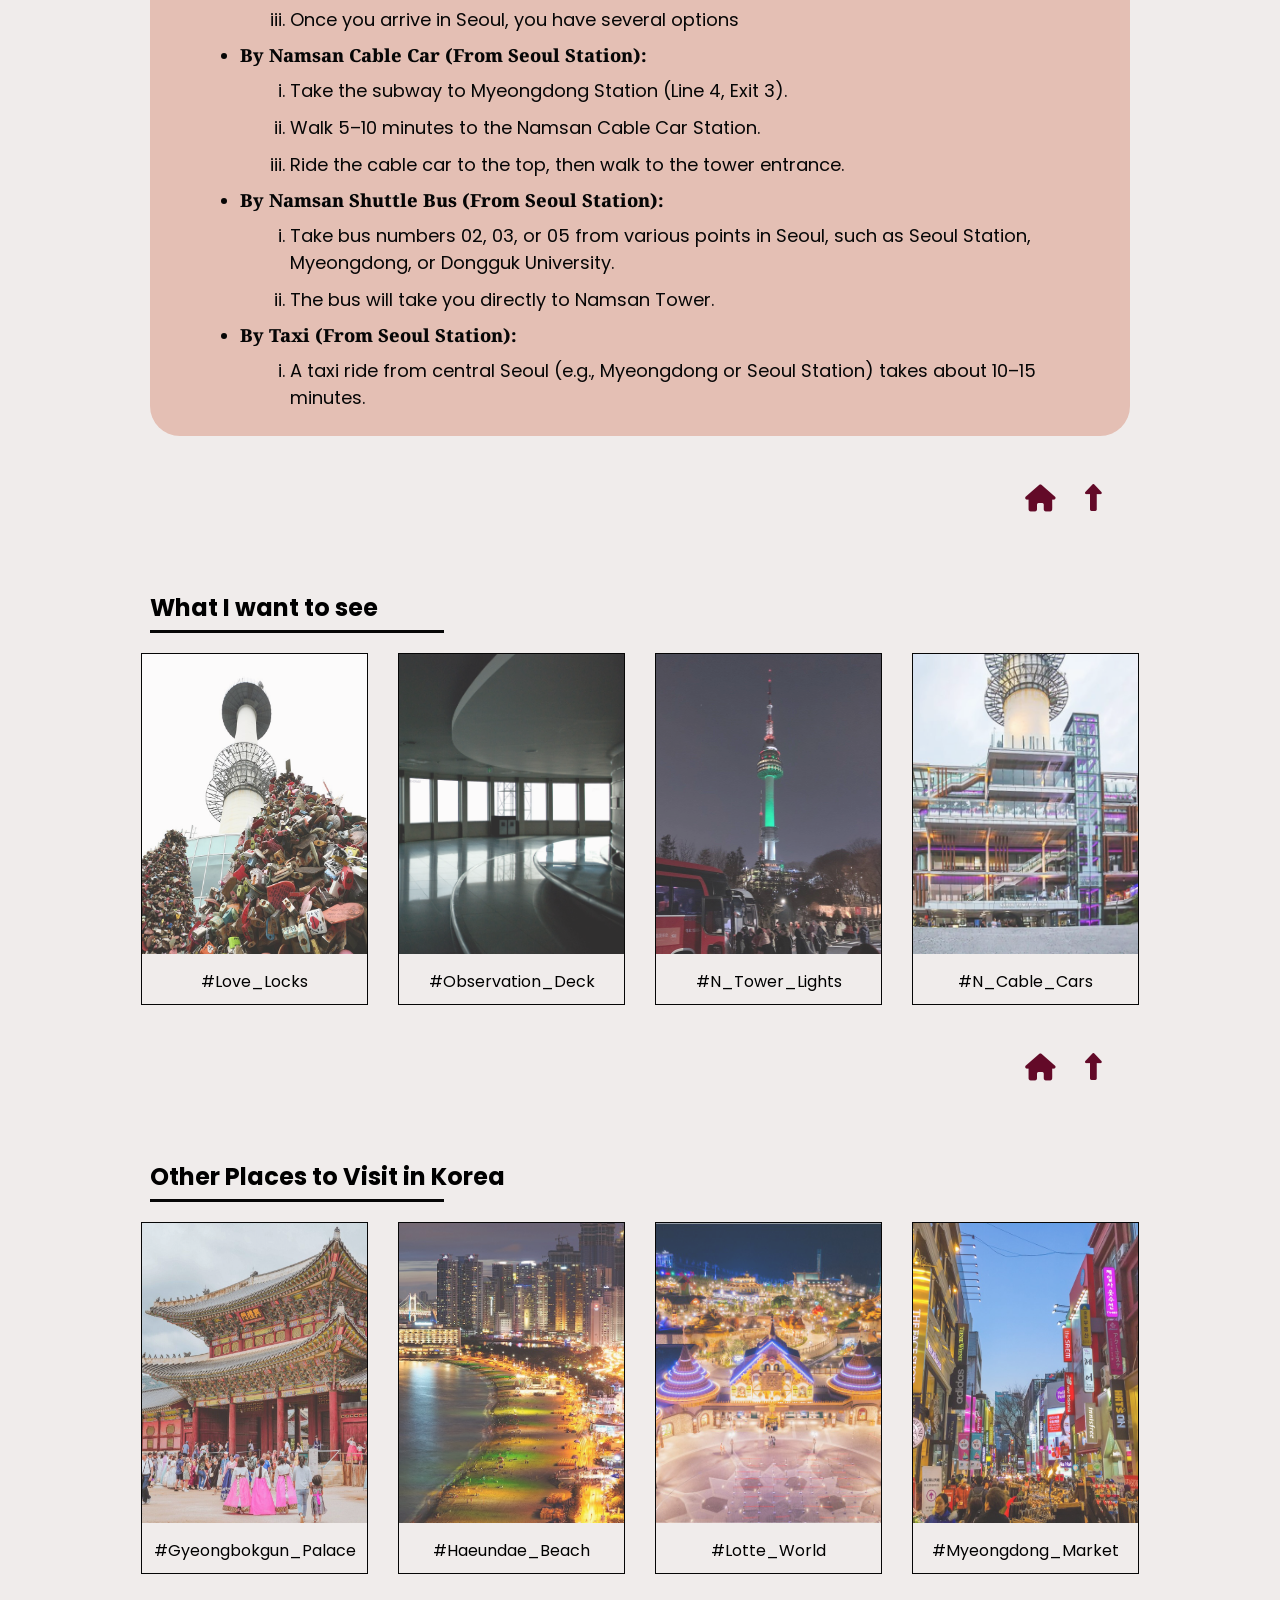
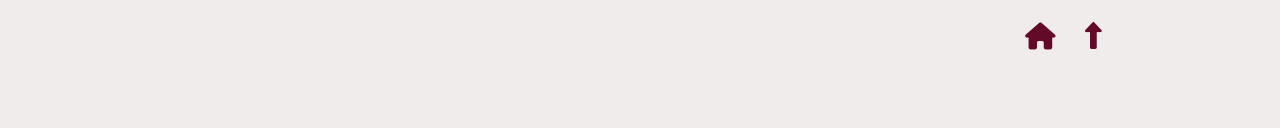
<file: places/namsan.html>
<!DOCTYPE html>
<html lang="en">
<head>
  <meta charset="UTF-8">
  <link href="https://fonts.googleapis.com/css2?family=Abril+Fatface&display=swap" rel="stylesheet">
  <link href='https://fonts.googleapis.com/css?family=Poppins' rel='stylesheet'>
  <link href="https://fonts.googleapis.com/css2?family=Noto+Serif:wght@400;700&display=swap" rel="stylesheet">
  <link rel="stylesheet" href="https://cdnjs.cloudflare.com/ajax/libs/font-awesome/6.7.2/css/all.min.css">
  <link rel="stylesheet" href="place.css">
  <title>Namsan Tower, Korea</title>
</head>
<body>
    <!--MARCIANO, LATISHA-->
    <!--CIP1101-ITAD-->

    <header>
        <nav>
            <ul class="nav-links">
            <i class="fa-solid fa-puzzle-piece fa-2xl" style="color: #AD9E8F; margin-right: 20px"></i>
            <li ><a href="../index.html">Home</a></li>
            <li><a href="../biography/biography.html">About</a></li>
            <li><a href="../skills/skills.html">Skills</a></li>
            <li><a href="../resume/resume.html">Resume</a></li>
            <li><a href="../Photo Dump/gallery.html">Gallery</a></li>
            <li><a href="../media/beat/beat.html">Beats</a></li>
            <li><a href="../media/film/film.html">Movies</a></li>
            <li><a href="../media/shows/tv.html">TV Shows</a></li>
            <li><a href="./dream.html" class="active">Dream Places</a></li>
            <li><a href="../bucket list/bucket.html">Bucket List</a></li>
            </ul>
        </nav>
        <a href="mailto:marciano.latisha@ue.edu.ph"><button>Contact</button></a>
    </header>

    <div class="introduction">
        <h1>Welcome to Namsan Tower!</h1>
        <p>Get ready to experience the breathtaking views and romantic charm of Namsan Tower! Also known as N Seoul Tower, this iconic landmark stands tall in the heart of Seoul, offering stunning panoramic views of the city. Whether it’s the mesmerizing skyline, the famous love locks, or the beautiful scenic trails leading up to the tower, there’s so much to look forward to. In this section, I’ll share why I’m excited to visit, the sights I can’t wait to see, and what makes Namsan Tower a must-visit destination.</p>

        <ul class="nav-links">
            <li><a href="./dream.html"><i class="fa-solid fa-arrow-left"></i></a></li>
            <li ><a href="../index.html"><i class="fa-solid fa-house"></i></a></li>
            <li><a href="#description">🤔 Reason Why</a></li>
            <li><a href="#reason">🗺️ How to Get There</a></li>
            <li><a href="#gallery">👀 What I Want to See</a></li>
            <li><a href="#places">✈️ Other Places to Visit</a></li>
            
        </ul>
    </div>

    <h1 id="description">Namsan Tower</h1>
    <hr>
    <div class="top">
        <a href="./assets/namsan-main.jpg" target="image-viewer"><img src="./assets/namsan-main.jpg" alt="A stunning nighttime view of N Seoul Tower in South Korea, illuminated with vibrant lights against a deep blue sky. The tower stands tall, framed by autumn-colored trees with golden leaves, creating a picturesque and mesmerizing scene." title="This is Korea's N Seoul Tower"></a>
        <div class="description">
            <p>Namsan Tower, also known as N Seoul Tower, is a famous landmark in Seoul, South Korea. It stands on Namsan Mountain and offers a stunning panoramic view of the city. Visitors can ride a cable car or hike up to the tower for a scenic experience. The tower is also known for its love locks, where couples attach padlocks as a symbol of their love.</p>
            <p>South Korea is one of the countries my father frequently visits for work, as the main headquarters of his company is located there. During his trips, he often captures photos of Namsan Tower and shares them with us. I have also seen this iconic landmark featured in several K-dramas, and I am captivated by its mesmerizing beauty. I would love to visit the tower myself, place a padlock as a symbol of my wishes, and experience the breathtaking view from the observation deck.</p>
        </div>
    </div>
    <div class="section-button">
        <a href="../index.html"><i class="fa-solid fa-house fa-xl" style="color: #630A28"></i></a>
        <a href="#top"><i class="fa-solid fa-up-long fa-xl" style="color: #630A28"></i></a>
    </div>

    <div class="middle" id="reason">
        <h2>How to get to there?</h2>
        <ul>
            <li>By Plane: </li>
            <ol>
                <li>Book a direct flight from Manila <abbr title="Ninoy Aquino International Airport">(NAIA)</abbr>, Cebu <abbr title="Mactan-Cebu International Airport">(MCIA)</abbr>, <abbr title="Clark International Airport">CRK</abbr> or other major airports in the Philippines to <abbr title="Incheon International Airport">ICN</abbr> in Seoul.</li>
                <li>Take the Airport Railroad Express (AREX) to Seoul Station</li>
                <li>Once you arrive in Seoul, you have several options</li>
            </ol>
            <li>By Namsan Cable Car (From Seoul Station): </li>
            <ol>
                <li>Take the subway to Myeongdong Station (Line 4, Exit 3).</li>
                <li>Walk 5–10 minutes to the Namsan Cable Car Station.</li>
                <li>Ride the cable car to the top, then walk to the tower entrance.</li>
            </ol>
            <li>By Namsan Shuttle Bus (From Seoul Station): </li>
            <ol>
                <li>Take bus numbers 02, 03, or 05 from various points in Seoul, such as Seoul Station, Myeongdong, or Dongguk University.</li>
                <li>The bus will take you directly to Namsan Tower.</li>
            </ol>
            <li>By Taxi (From Seoul Station): </li>
            <ol>
                <li>A taxi ride from central Seoul (e.g., Myeongdong or Seoul Station) takes about 10–15 minutes.</li>
            </ol>
        </ul>
    </div>
    <div class="section-button">
        <a href="../index.html"><i class="fa-solid fa-house fa-xl" style="color: #630A28"></i></a>
        <a href="#top"><i class="fa-solid fa-up-long fa-xl" style="color: #630A28"></i></a>
    </div>

    <div class="bottom" id="gallery">
        <h2>What I want to see</h2>
        <hr>
        <div class="gallery">
            <div class="card">
                <a href="./assets/namsan-1.jpg" target="image-viewer"><img src="./assets/namsan-1.jpg" alt="A towering collection of colorful love locks attached to a fence at Namsan Tower, with the tower standing tall in the background." title="Love Locks at Namsan Tower"></a>
                <p>#Love_Locks</p>
            </div>
                
            <div class="card">
                <a href="./assets/namsan-2.jpg" target="image-viewer"><img src="./assets/namsan-2.jpg" alt="A dimly lit observation deck inside Namsan Tower, featuring large windows that provide a panoramic view of the city." title="Namsan Tower Observation Deck"></a>
                <p>#Observation_Deck</p>
            </div>
            
            <div class="card">
                <a href="./assets/namsan-3.jpg" target="image-viewer"><img src="./assets/namsan-3.jpg" alt="Namsan Tower illuminated in vibrant green and red lights at night, with a crowd of people and a red tour bus in the foreground." title="Namsan Tower at Night"></a>
                <p>#N_Tower_Lights</p>
            </div>

            <div class="card">
                <a href="./assets/namsan-4.jpg" target="image-viewer"><img src="./assets/namsan-4.jpg" alt="A modern, multi-level cable car station at Namsan Tower, with bright lights highlighting the structure against the evening sky." title="Namsan Tower Cable Car Station"></a>
                <p>#N_Cable_Cars</p>
            </div>
        </div>
    </div>
    <div class="section-button">
        <a href="../index.html"><i class="fa-solid fa-house fa-xl" style="color: #630A28"></i></a>
        <a href="#top"><i class="fa-solid fa-up-long fa-xl" style="color: #630A28"></i></a>
    </div>
    
    <div class="bottom" id="places">
        <h2>Other Places to Visit in Korea</h2>
        <hr>
        <div class="gallery">
            <div class="card">
                <a href="./assets/namsan-Gyeongbokgung Palace.jpg" target="image-viewer"><img src="./assets/namsan-Gyeongbokgung Palace.jpg" alt="A historic palace in Seoul, South Korea, with tourists dressed in traditional hanbok exploring its grand entrance under an ornately decorated roof." title="Gyeongbokgung Palace in Jongno District, Seoul, South Korea"></a>
                <p>#Gyeongbokgun_Palace</p>
            </div>
                
            <div class="card">
                <a href="./assets/namsan-Haeundae Beach.jpg" target="image-viewer"><img src="./assets/namsan-Haeundae Beach.jpg" alt="A vibrant night view of Haeundae Beach in Busan, South Korea, with golden lights reflecting on the water and towering city buildings in the background." title="Haeundae Beach in Busan, South Korea"></a>
                <p>#Haeundae_Beach</p>
            </div>
            
            <div class="card">
                <a href="./assets/namsan-Lotte World.jpg" target="image-viewer"><img src="./assets/namsan-Lotte World.jpg" alt="A dazzling aerial view of Lotte World at night, showcasing its fairytale-like structures, bright lights, and a spacious plaza." title="Lotte World in Sincheon-dong, Songpa District, Seoul, South Korea"></a>
                <p>#Lotte_World</p>
            </div>

            <div class="card">
                <a href="./assets/namsan-myeongdong.jpg" target="image-viewer"><img src="./assets/namsan-myeongdong.jpg" alt="A lively shopping street in Myeongdong, South Korea, filled with colorful signboards, bustling crowds, and various retail and food stalls." title="Myeongdong Market in in Myeong-dong, Jung District, Seoul, South Korea"></a>
                <p>#Myeongdong_Market</p>
            </div>
        </div>
    </div>
    <div class="section-button">
        <a href="../index.html"><i class="fa-solid fa-house fa-xl" style="color: #630A28"></i></a>
        <a href="#top"><i class="fa-solid fa-up-long fa-xl" style="color: #630A28"></i></a>
    </div>
</body>
</html>
</file>
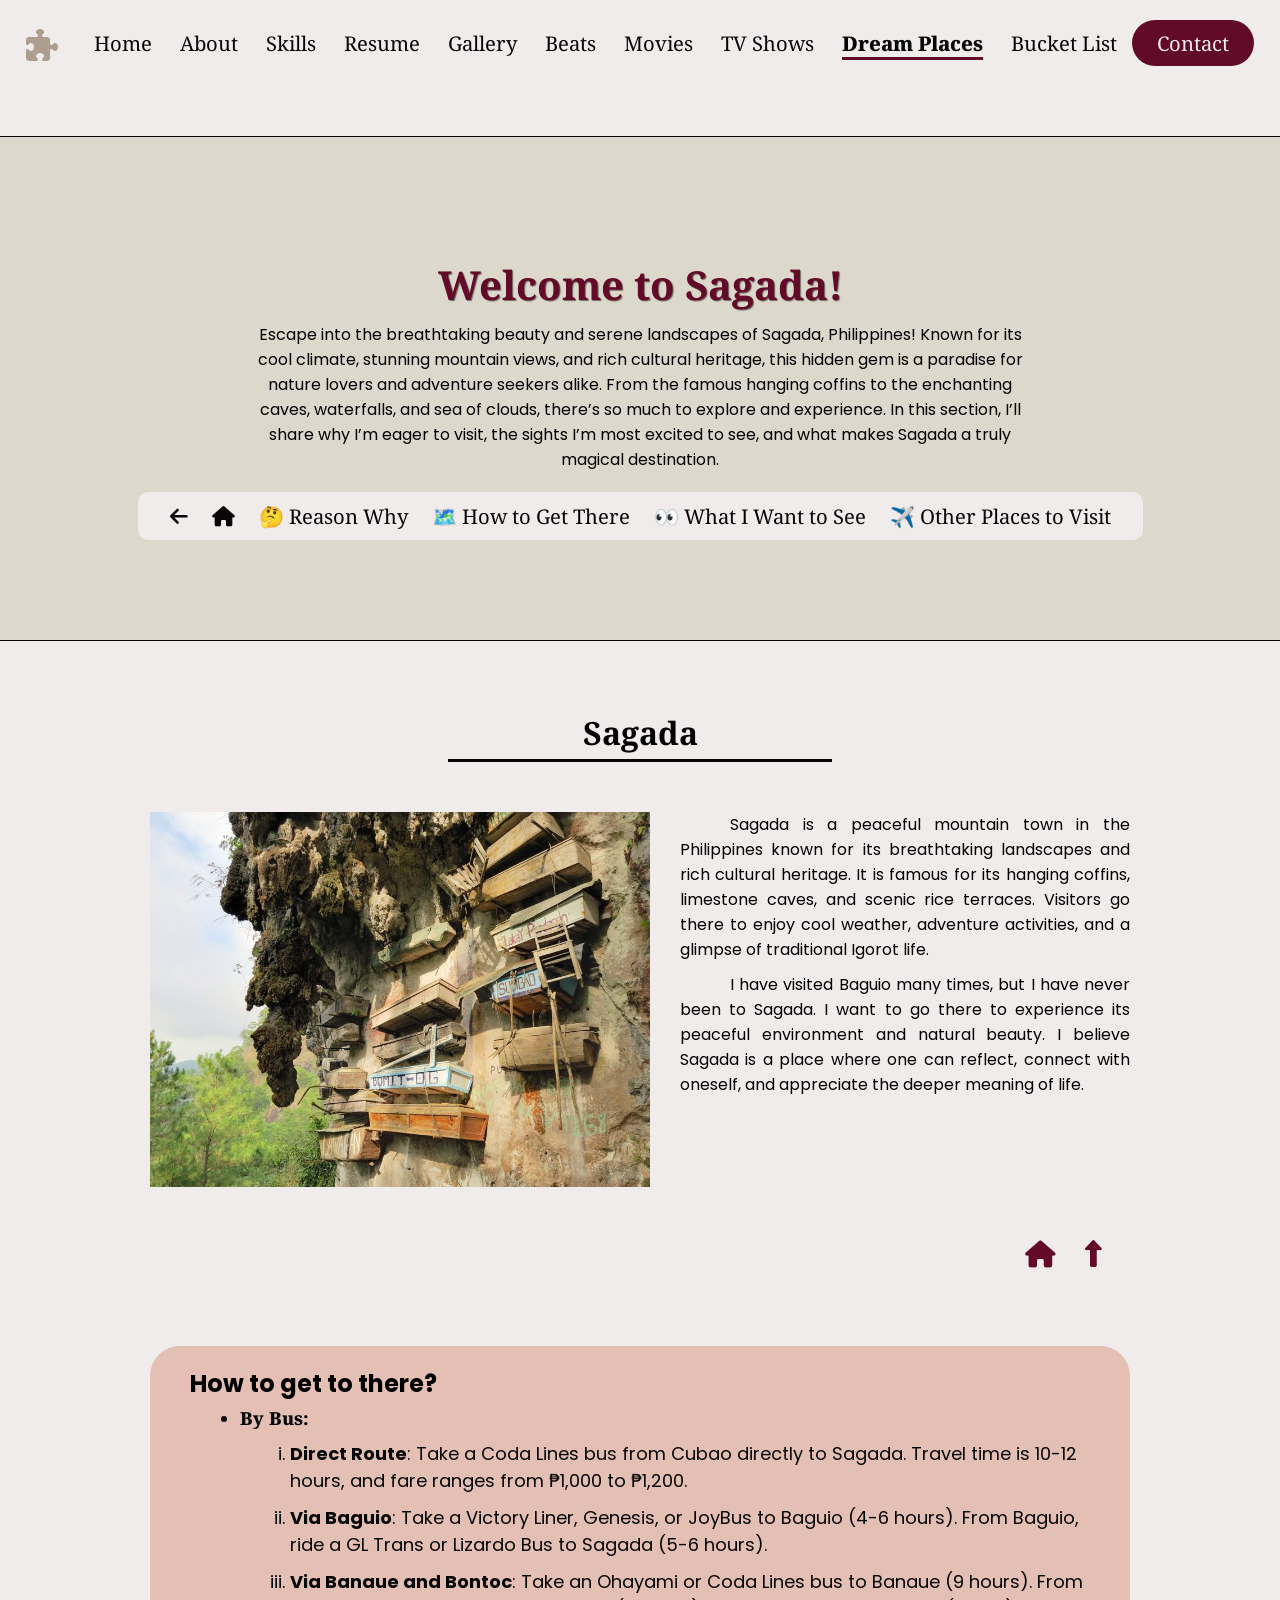
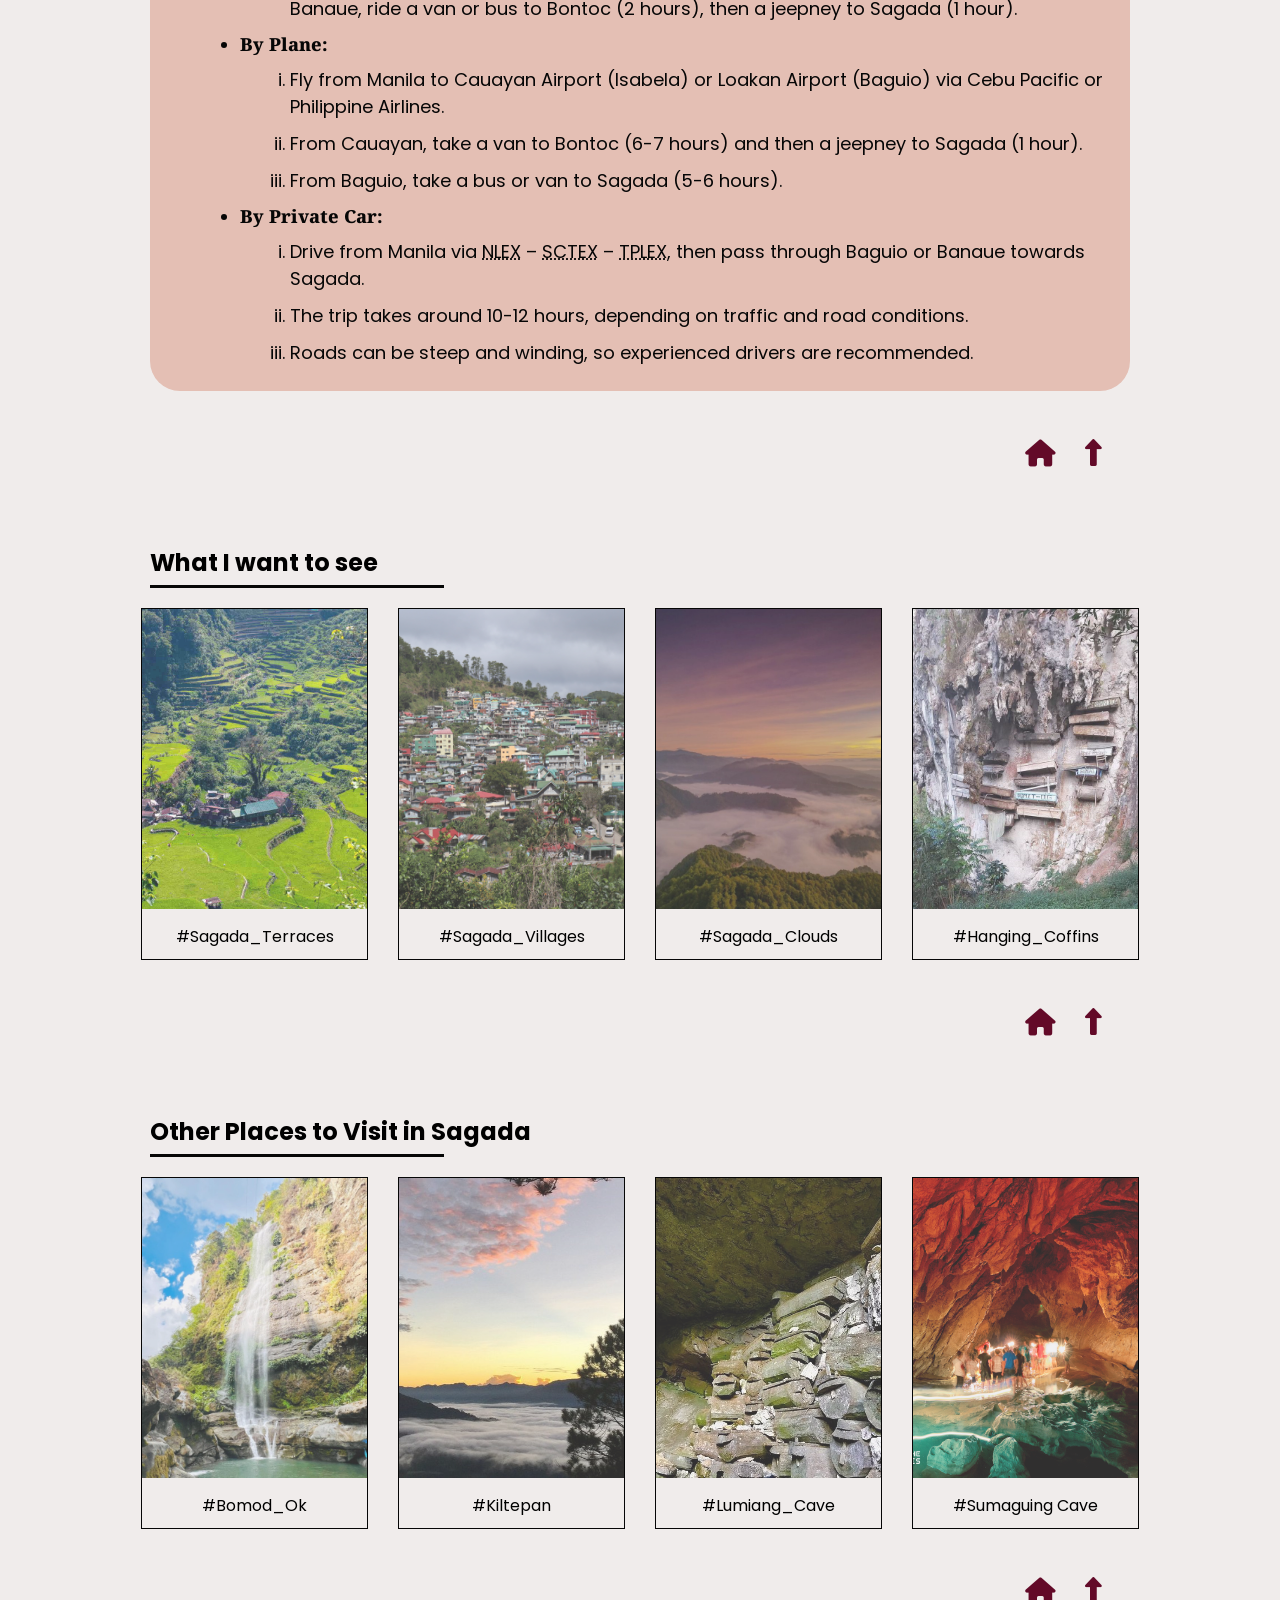
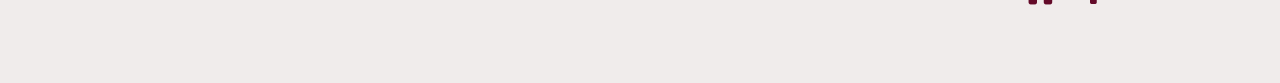
<file: places/sagada.html>
<!DOCTYPE html>
<html lang="en">
<head>
  <meta charset="UTF-8">
  <link href="https://fonts.googleapis.com/css2?family=Abril+Fatface&display=swap" rel="stylesheet">
  <link href='https://fonts.googleapis.com/css?family=Poppins' rel='stylesheet'>
  <link href="https://fonts.googleapis.com/css2?family=Noto+Serif:wght@400;700&display=swap" rel="stylesheet">
  <link rel="stylesheet" href="https://cdnjs.cloudflare.com/ajax/libs/font-awesome/6.7.2/css/all.min.css">
  <link rel="stylesheet" href="place.css">
  <title>Sagada</title>
</head>
<body>
    <!--MARCIANO, LATISHA-->
    <!--CIP1101-ITAD-->

    <header>
        <nav>
            <ul class="nav-links">
            <i class="fa-solid fa-puzzle-piece fa-2xl" style="color: #AD9E8F; margin-right: 20px"></i>
            <li ><a href="../index.html">Home</a></li>
            <li><a href="../biography/biography.html">About</a></li>
            <li><a href="../skills/skills.html">Skills</a></li>
            <li><a href="../resume/resume.html">Resume</a></li>
            <li><a href="../Photo Dump/gallery.html">Gallery</a></li>
            <li><a href="../media/beat/beat.html">Beats</a></li>
            <li><a href="../media/film/film.html">Movies</a></li>
            <li><a href="../media/shows/tv.html">TV Shows</a></li>
            <li><a href="./dream.html" class="active">Dream Places</a></li>
            <li><a href="../bucket list/bucket.html">Bucket List</a></li>
            </ul>
        </nav>
        <a href="mailto:marciano.latisha@ue.edu.ph"><button>Contact</button></a>
    </header>

    <div class="introduction">
        <h1>Welcome to Sagada!</h1>
        <p>Escape into the breathtaking beauty and serene landscapes of Sagada, Philippines! Known for its cool climate, stunning mountain views, and rich cultural heritage, this hidden gem is a paradise for nature lovers and adventure seekers alike. From the famous hanging coffins to the enchanting caves, waterfalls, and sea of clouds, there’s so much to explore and experience. In this section, I’ll share why I’m eager to visit, the sights I’m most excited to see, and what makes Sagada a truly magical destination. </p>

        <ul class="nav-links">
            <li><a href="./dream.html"><i class="fa-solid fa-arrow-left"></i></a></li>
            <li ><a href="../index.html"><i class="fa-solid fa-house"></i></a></li>
            <li><a href="#description">🤔 Reason Why</a></li>
            <li><a href="#reason">🗺️ How to Get There</a></li>
            <li><a href="#gallery">👀 What I Want to See</a></li>
            <li><a href="#places">✈️ Other Places to Visit</a></li>
            
        </ul>
    </div>

    <h1 id="description">Sagada</h1>
    <hr>
    <div class="top">
        <a href="./assets/sagada-main.jpg" target="image-viewer"><img src="./assets/sagada-main.jpg" alt="A photograph of the famous Hanging Coffins in Sagada, Philippines, showing wooden coffins attached to a limestone cliff. The coffins are stacked at different heights, some with painted names and markings, representing the unique burial tradition of the Igorot people." title="The Hanging Coffins of Sagada"></a>
        <div class="description">
            <p>Sagada is a peaceful mountain town in the Philippines known for its breathtaking landscapes and rich cultural heritage. It is famous for its hanging coffins, limestone caves, and scenic rice terraces. Visitors go there to enjoy cool weather, adventure activities, and a glimpse of traditional Igorot life.</p>
            <p>I have visited Baguio many times, but I have never been to Sagada. I want to go there to experience its peaceful environment and natural beauty. I believe Sagada is a place where one can reflect, connect with oneself, and appreciate the deeper meaning of life.</p>
        </div>
    </div>
    <div class="section-button">
        <a href="../index.html"><i class="fa-solid fa-house fa-xl" style="color: #630A28"></i></a>
        <a href="#top"><i class="fa-solid fa-up-long fa-xl" style="color: #630A28"></i></a>
    </div>

    <div class="middle" id="reason">
        <h2>How to get to there?</h2>
        <ul>
            <li>By Bus: </li>
            <ol>
                <li><strong>Direct Route</strong>: Take a Coda Lines bus from Cubao directly to Sagada. Travel time is 10-12 hours, and fare ranges from ₱1,000 to ₱1,200.</li>
                <li><strong>Via Baguio</strong>: Take a Victory Liner, Genesis, or JoyBus to Baguio (4-6 hours). From Baguio, ride a GL Trans or Lizardo Bus to Sagada (5-6 hours).</li>
                <li><strong>Via Banaue and Bontoc</strong>: Take an Ohayami or Coda Lines bus to Banaue (9 hours). From Banaue, ride a van or bus to Bontoc (2 hours), then a jeepney to Sagada (1 hour).</li>
            </ol>
            <li>By Plane: </li>
            <ol>
                <li>Fly from Manila to Cauayan Airport (Isabela) or Loakan Airport (Baguio) via Cebu Pacific or Philippine Airlines.</li>
                <li>From Cauayan, take a van to Bontoc (6-7 hours) and then a jeepney to Sagada (1 hour).</li>
                <li>From Baguio, take a bus or van to Sagada (5-6 hours).</li>
            </ol>
            <li>By Private Car: </li>
            <ol>
                <li>Drive from Manila via <abbr title="Nort Luzon Expressway">NLEX</abbr> – <abbr title="Subic-Clark-Tarlac Expressway">SCTEX</abbr> – <abbr title="Tarlac-Pangasinan-La Union">TPLEX</abbr>, then pass through Baguio or Banaue towards Sagada.</li>
                <li>The trip takes around 10-12 hours, depending on traffic and road conditions.</li>
                <li>Roads can be steep and winding, so experienced drivers are recommended.</li>
            </ol>
        </ul>
    </div>
    <div class="section-button">
        <a href="../index.html"><i class="fa-solid fa-house fa-xl" style="color: #630A28"></i></a>
        <a href="#top"><i class="fa-solid fa-up-long fa-xl" style="color: #630A28"></i></a>
    </div>

    <div class="bottom" id="places">
        <h2>What I want to see</h2>
        <hr>
        <div class="gallery">
            <div class="card">
                <a href="./assets/sagada-1.jpg" target="image-viewer"><img src="./assets/sagada-1.jpg" alt="A stunning view of the rice terraces in Sagada, Philippines, showcasing lush green fields carved into the mountains. Traditional houses and farm structures can be seen in the valley, blending with the natural beauty of the highlands." title="Sagada Rice Terraces"></a>
                <p>#Sagada_Terraces</p>
            </div>
                
            <div class="card">
                <a href="./assets/sagada-2.jpg"><img src="./assets/sagada-2.jpg" alt="A picturesque view of a mountain village in Sagada, with colorful houses scattered along the hillside. The village is surrounded by lush greenery, reflecting the peaceful and simple lifestyle of the locals." title="Sagada Mountain Village"></a>
                <p>#Sagada_Villages</p>
            </div>
            
            <div class="card">
                <a href="./assets/Sagada-3.jpg" target="image-viewer"><img src="./assets/Sagada-3.jpg" alt="A breathtaking sunrise view in Sagada, where a sea of clouds blankets the mountains. The peaks emerge through the mist, creating a dreamlike and peaceful scenery perfect for nature lovers." title="Sea of Clouds in Sagada"></a>
                <p>#Sagada_Clouds</p>
            </div>

            <div class="card">
                <a href="./assets/sagada-4.jpg" target="image-viewer"><img src="./assets/sagada-4.jpg" alt="A historic and cultural landmark in Sagada, the famous hanging coffins are mounted on a limestone cliff. This ancient burial tradition of the Igorot people reflects their unique beliefs about the afterlife." title="Hanging Coffins of Sagada"></a>
                <p>#Hanging_Coffins</p>
            </div>
        </div>
    </div>
    <div class="section-button">
        <a href="../index.html"><i class="fa-solid fa-house fa-xl" style="color: #630A28"></i></a>
        <a href="#top"><i class="fa-solid fa-up-long fa-xl" style="color: #630A28"></i></a>
    </div>

    <div class="bottom" id="placesy">
        <h2>Other Places to Visit in Sagada</h2>
        <hr>
        <div class="gallery">
            <div class="card">
                <a href="./assets/sagada-bomod-ok.jpg" target="image-viewer"><img src="./assets/sagada-bomod-ok.jpg" alt=" A breathtaking view of Bomod-Ok Falls in Sagada, Philippines, with water cascading down a towering rock face into a clear, refreshing pool. Lush greenery surrounds the area, making it a perfect spot for nature lovers and trekkers." title="Bomod-ok in Awuid-Pide-Fidelisan Trail, Sagada, Cordillera"></a>
                <p>#Bomod_Ok</p>
            </div>
                
            <div class="card">
                <a href="./assets/sagada-kiltepan-sunrise-sea.jpg" target="image-viewer"><img src="./assets/sagada-kiltepan-sunrise-sea.jpg" alt="A stunning sunrise at Kiltepan Viewpoint in Sagada, where a sea of clouds blankets the mountains. The golden hues of the morning sky contrast beautifully with the mist-covered landscape, creating a peaceful and surreal atmosphere." title="Kiltepan in Easter side Sagada, Cordillera"></a>
                <p>#Kiltepan</p>
            </div>
            
            <div class="card">
                <a href="./assets/sagada-lumiang-cave.jpg" target="image-viewer"><img src="./assets/sagada-lumiang-cave.jpg" alt="The entrance of Lumiang Cave in Sagada, featuring ancient wooden coffins stacked against the cave walls. This sacred burial site, part of the Igorot tradition, is surrounded by moss-covered rocks, adding to its eerie yet fascinating appeal." title="Lumiang Cave in South Road, Sagada, Cordillera"></a>
                <p>#Lumiang_Cave</p>
            </div>

            <div class="card">
                <a href="./assets/sagada-sumaguing-cave.jpg" target="image-viewer"><img src="./assets/sagada-sumaguing-cave.jpg" alt="A group of tourists exploring the stunning rock formations inside Sumaguing Cave in Sagada. The dimly lit cavern is illuminated by flashlights, revealing intricate limestone formations and a small natural pool with crystal-clear water." title="Sumaguing Cave in South Road, Sagada, Cordillera"></a>
                <p>#Sumaguing Cave</p>
            </div>
        </div>
    </div>
    <div class="section-button">
        <a href="../index.html"><i class="fa-solid fa-house fa-xl" style="color: #630A28"></i></a>
        <a href="#top"><i class="fa-solid fa-up-long fa-xl" style="color: #630A28"></i></a>
    </div>
</body>
</html>
</file>
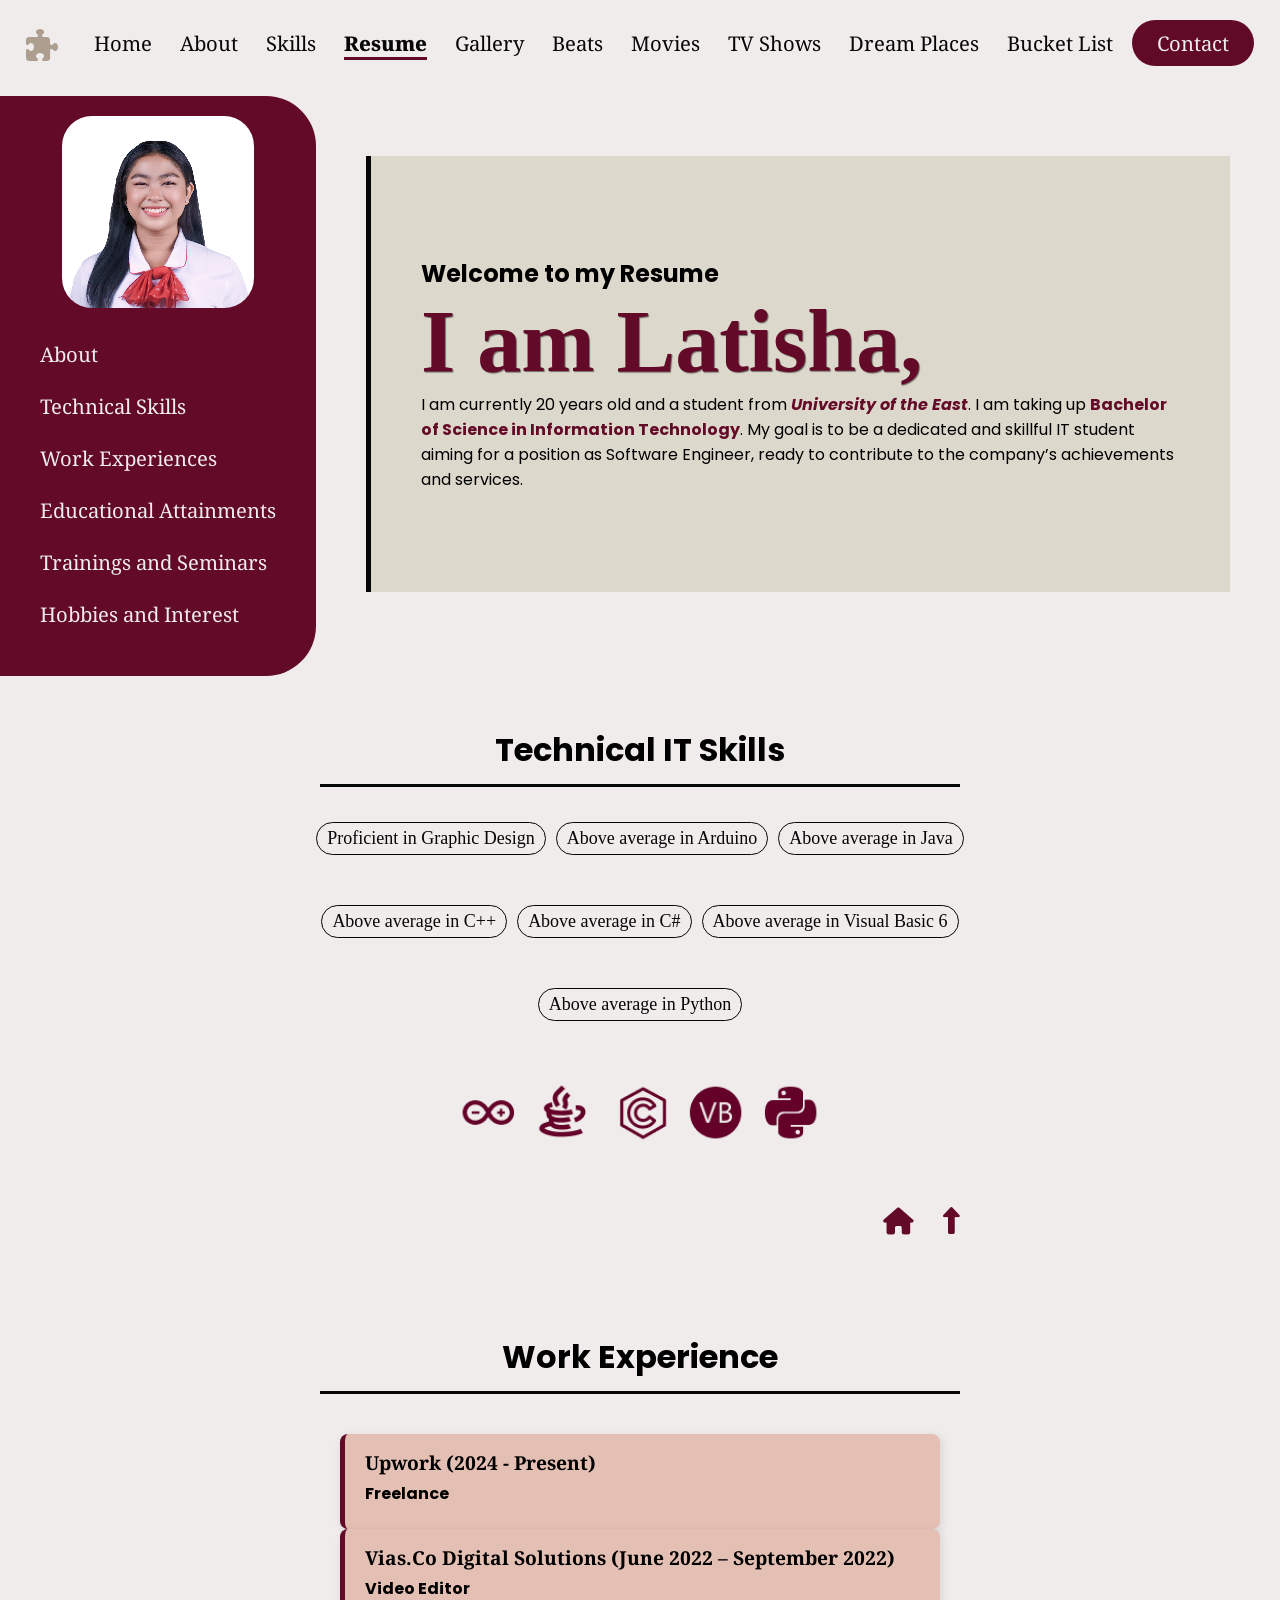
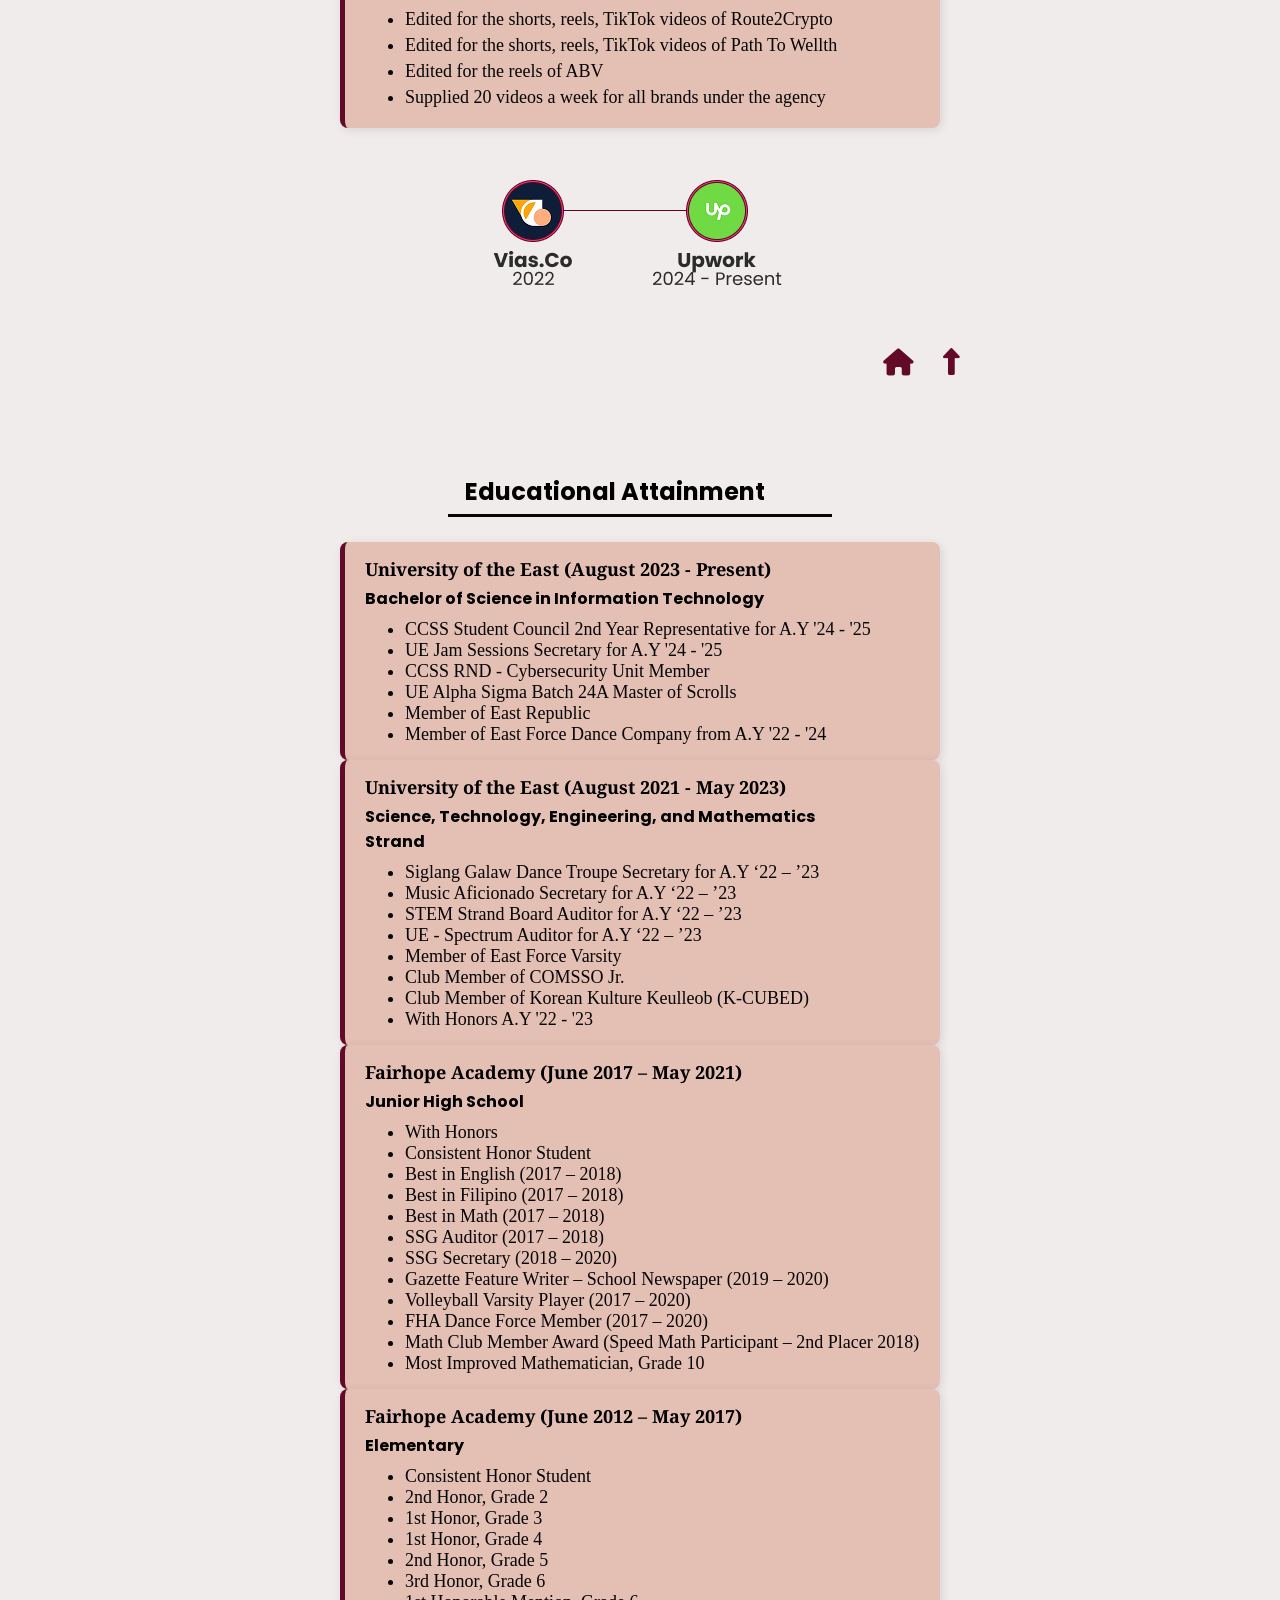
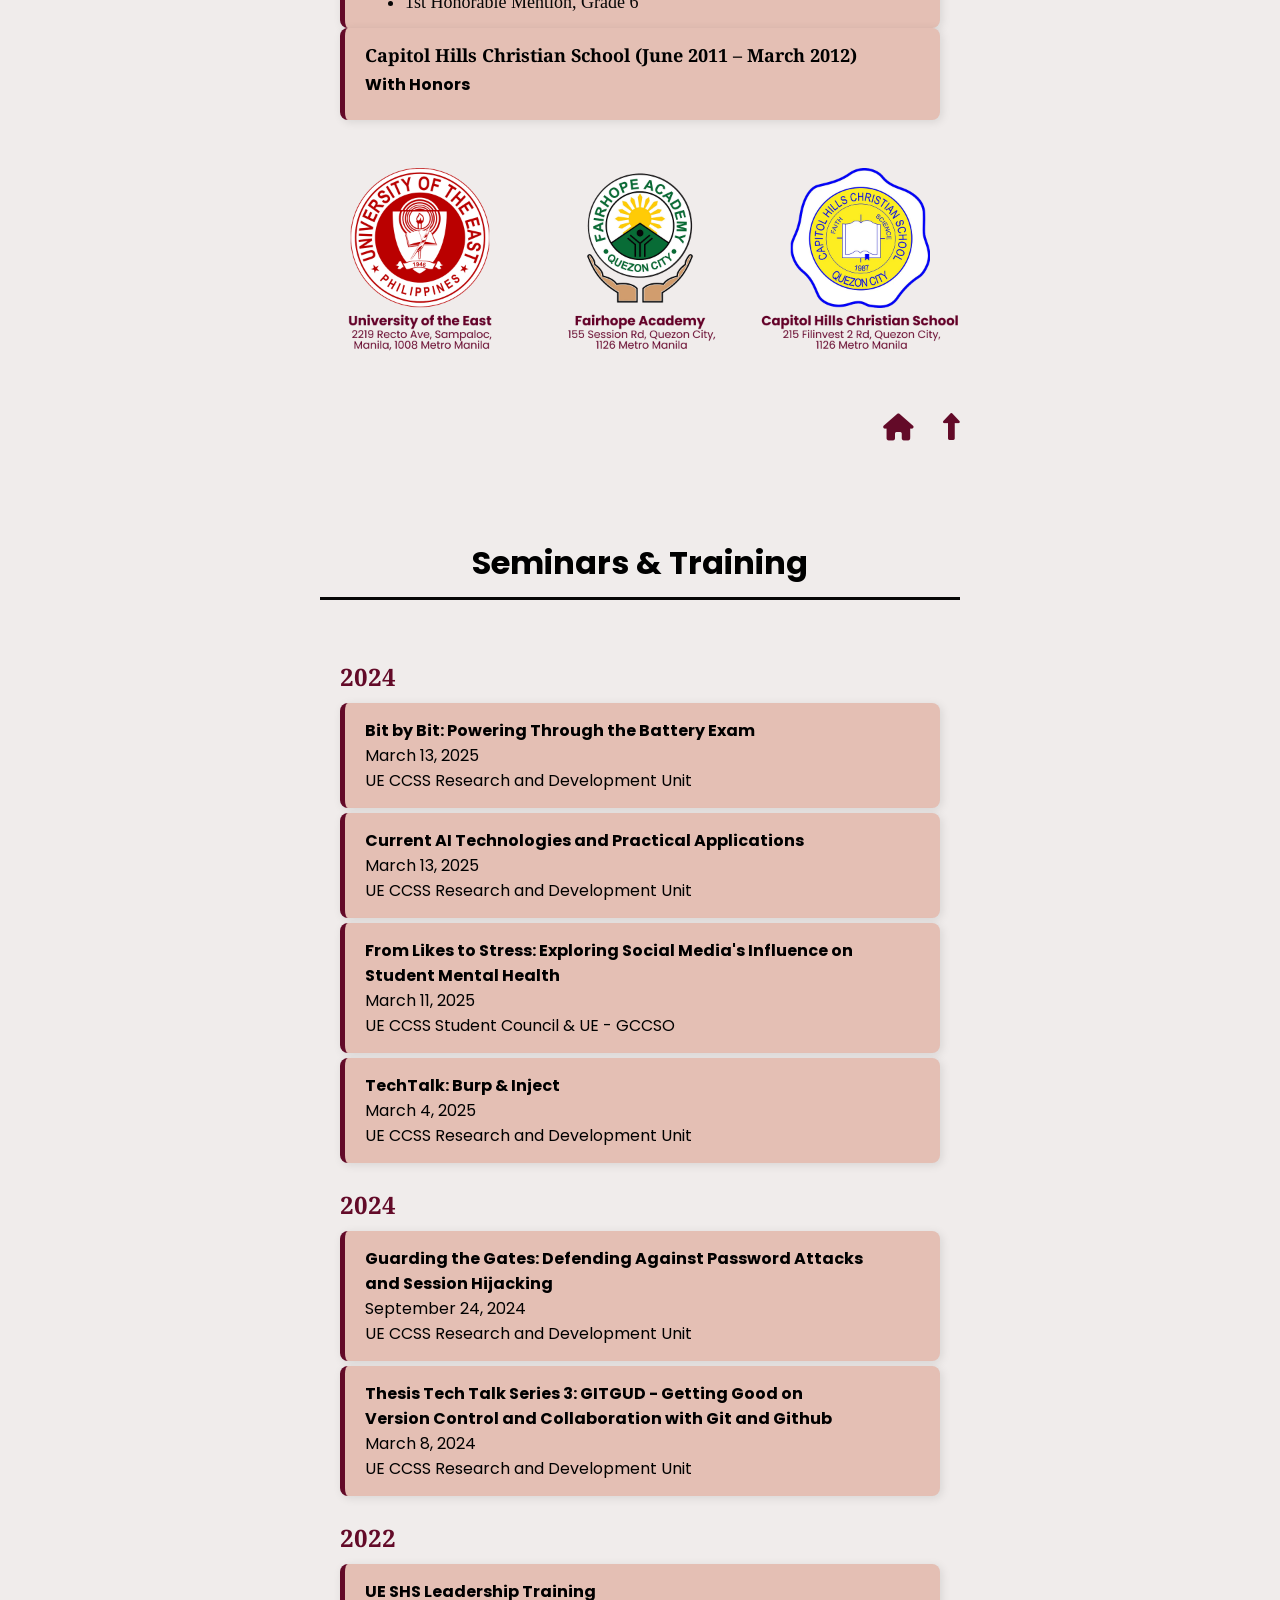
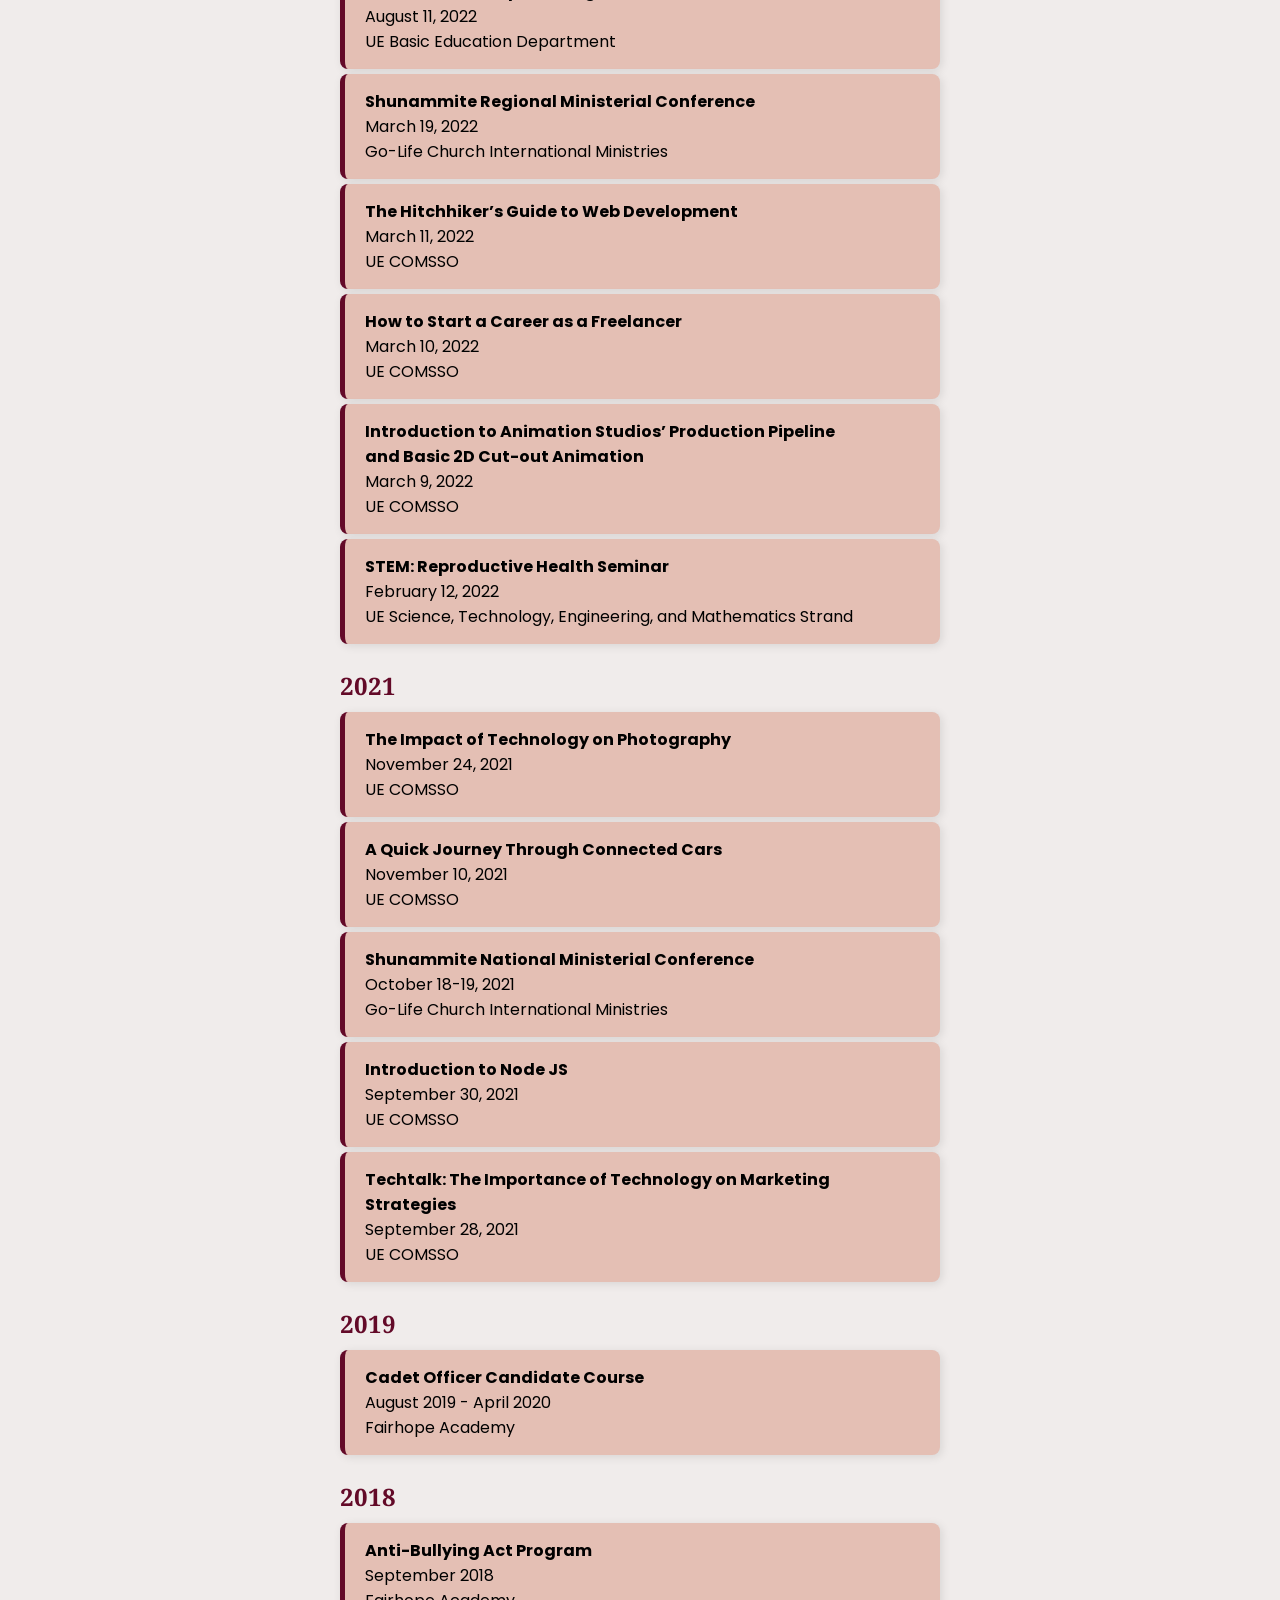
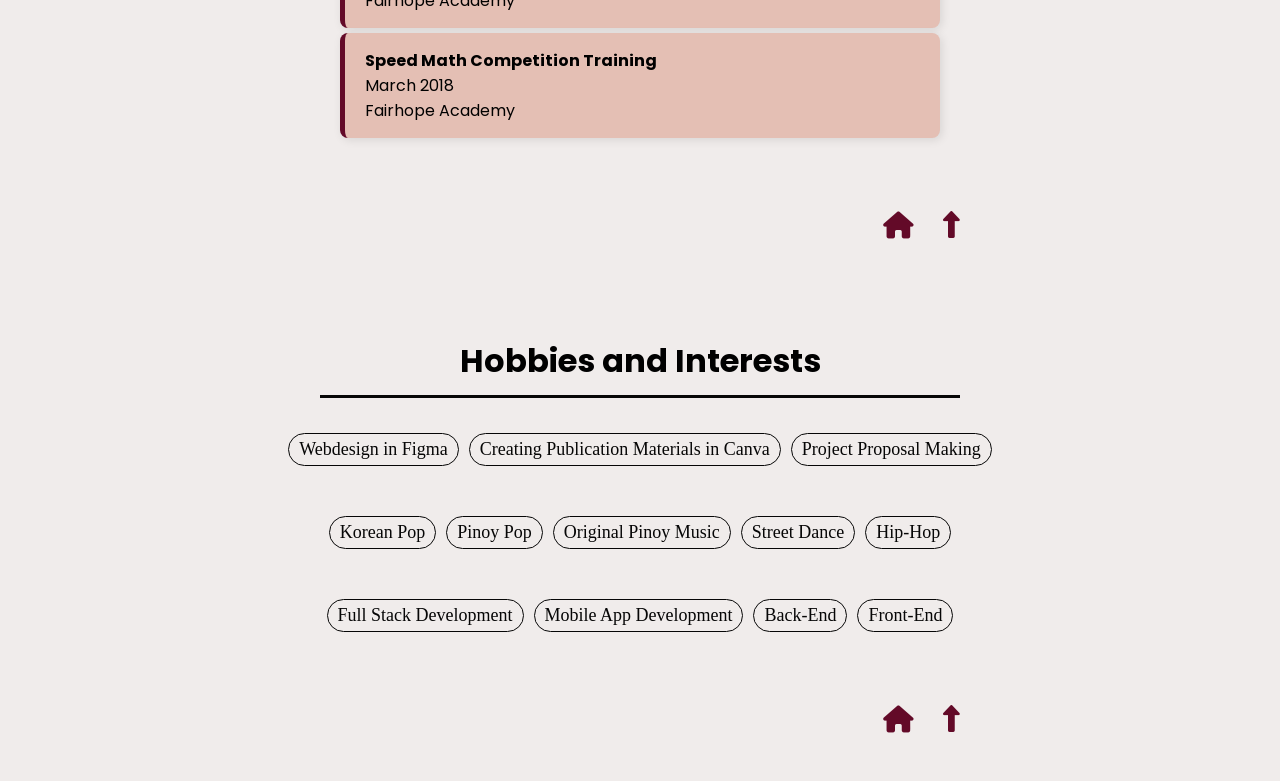
<file: resume/resume.html>
<!DOCTYPE html>
<html lang="en">
<head>
  <meta charset="UTF-8">
  <link href="https://fonts.googleapis.com/css2?family=Abril+Fatface&display=swap" rel="stylesheet">
  <link href='https://fonts.googleapis.com/css?family=Poppins' rel='stylesheet'>
  <link href="https://fonts.googleapis.com/css2?family=Noto+Serif:wght@400;700&display=swap" rel="stylesheet">
  <link rel="stylesheet" href="https://cdnjs.cloudflare.com/ajax/libs/font-awesome/6.7.2/css/all.min.css">
  <link rel="stylesheet" href="resume.css">
  <title>Resume</title>
</head>
<body>
  <!--MARCIANO, LATISHA-->
  <!--CIP1101-ITAD-->

  <header>
    <nav>
        <ul class="nav-links">
          <i class="fa-solid fa-puzzle-piece fa-2xl" style="color: #AD9E8F; margin-right: 20px"></i>
          <li ><a href="../index.html">Home</a></li>
          <li><a href="../biography/biography.html">About</a></li>
          <li><a href="../skills/skills.html">Skills</a></li>
          <li><a href="./resume.html" class="active">Resume</a></li>
          <li><a href="../Photo Dump/gallery.html">Gallery</a></li>
          <li><a href="../media/beat/beat.html">Beats</a></li>
          <li><a href="../media/film/film.html">Movies</a></li>
          <li><a href="../media/shows/tv.html">TV Shows</a></li>
          <li><a href="../places/dream.html">Dream Places</a></li>
          <li><a href="../bucket list/bucket.html">Bucket List</a></li>
        </ul>
    </nav>
    <a href="mailto:marciano.latisha@ue.edu.ph"><button>Contact</button></a>
  </header>

    <div class="container">
        <div class="overview">
            <img src="./Assets/resume_pic.png" alt="Latisha's 2x2 Picture">
            <nav>
                <ul>
                    <li><a href="#about">About</a></li>
                    <li><a href="#skills">Technical Skills</a></li>
                    <li><a href="#work">Work Experiences</a></li>
                    <li><a href="#education">Educational Attainments</a></li>
                    <li><a href="#trainings">Trainings and Seminars</a></li>
                    <li><a href="#interest">Hobbies and Interest</a></li>
                </ul>
            </nav>
        </div>

        <div class="content">
            <div class="about-section" id="about">
                <h2>Welcome to my Resume</h2>
                <h1>I am Latisha,</h1>
                <p>I am currently 20 years old and a student from <em><strong>University of the East</strong></em>. I am taking up <strong>Bachelor of Science in Information Technology</strong>. My goal is to be a dedicated and skillful IT student aiming for a position as Software Engineer, ready to contribute to the company’s achievements and services.</p>
            </div>
        </div>
    </div>

    <div class="skills-section" id="skills">
        <h2>Technical IT Skills</h3>
        <hr>
        <p>
        <ul class="skills">
            <li>Proficient in Graphic Design</li>
            <li>Above average in Arduino</li>
            <li>Above average in Java</li>
        </ul>
        <ul class="skills">
            <li>Above average in C++</li>
            <li>Above average in C#</li>
            <li>Above average in Visual Basic 6</li>
        </ul>
        <ul class="skills">
            <li>Above average in Python</li>
        </ul>
        </p>

        <img src="./Assets/Language Skills.png" alt="Different Language skills">
        <div class="section-button">
            <a href="../index.html"><i class="fa-solid fa-house fa-xl" style="color: #630A28"></i></a>
            <a href="#top"><i class="fa-solid fa-up-long fa-xl" style="color: #630A28"></i></a>
        </div>
    </div>

    <div class="work-section" id="work">
        <h2>Work Experience</h2>
        <hr>
    
        <div class="work-container">
            <div class="work-item">
                <h3>Upwork (2024 - Present)</h3>
                <p class="job-title">Freelance</p>
            </div>

            <div class="work-item">
                <h3>Vias.Co Digital Solutions (June 2022 – September 2022)</h3>
                <p class="job-title">Video Editor</p>
                <ul class="job-tasks">
                    <li>Edited for the shorts, reels, TikTok videos of Route2Crypto</li>
                    <li>Edited for the shorts, reels, TikTok videos of Path To Wellth</li>
                    <li>Edited for the reels of ABV</li>
                    <li>Supplied 20 videos a week for all brands under the agency</li>
                </ul>
            </div>
        </div>

        <img src="./Assets/Work Experience@2x.png" alt="Work Experiences">
        <div class="section-button">
            <a href="../index.html"><i class="fa-solid fa-house fa-xl" style="color: #630A28"></i></a>
            <a href="#top"><i class="fa-solid fa-up-long fa-xl" style="color: #630A28"></i></a>
        </div>
    </div>    

    <div class="education-section" id="education">
        <h2>Educational Attainment</h2>
        <hr>
        <div class="education-container">
            <div class="education-item">
                <h3 class="education-title">University of the East (August 2023 - Present)</h3>
                <p class="education-details">Bachelor of Science in Information Technology</p>
                <ul class="education-list">
                    <li>CCSS Student Council 2nd Year Representative for A.Y '24 - '25</li>
                    <li>UE Jam Sessions Secretary for A.Y '24 - '25</li>
                    <li>CCSS RND - Cybersecurity Unit Member</li>
                    <li>UE Alpha Sigma Batch 24A Master of Scrolls</li>
                    <li>Member of East Republic</li>
                    <li>Member of East Force Dance Company from A.Y '22 - '24</li>
                </ul>
            </div>

            <div class="education-item">
                <h3 class="education-title">University of the East (August 2021 - May 2023)</h3>
                <p class="education-details">Science, Technology, Engineering, and Mathematics Strand</p>
                <ul class="education-list">
                    <li>Siglang Galaw Dance Troupe Secretary for A.Y ‘22 – ’23</li>
                    <li>Music Aficionado Secretary for A.Y ‘22 – ’23</li>
                    <li>STEM Strand Board Auditor for A.Y ‘22 – ’23</li>
                    <li>UE - Spectrum Auditor for A.Y ‘22 – ’23</li>
                    <li>Member of East Force Varsity</li>
                    <li>Club Member of COMSSO Jr.</li>
                    <li>Club Member of Korean Kulture Keulleob (K-CUBED)</li>
                    <li>With Honors A.Y '22 - '23</li>
                </ul>
            </div>
    
            <div class="education-item">
                <h3 class="education-title">Fairhope Academy (June 2017 – May 2021)</h3>
                <p class="education-details">Junior High School</p>
                <ul class="education-list">
                    <li>With Honors</li>
                    <li>Consistent Honor Student</li>
                    <li>Best in English (2017 – 2018)</li>
                    <li>Best in Filipino (2017 – 2018)</li>
                    <li>Best in Math (2017 – 2018)</li>
                    <li>SSG Auditor (2017 – 2018)</li>
                    <li>SSG Secretary (2018 – 2020)</li>
                    <li>Gazette Feature Writer – School Newspaper (2019 – 2020)</li>
                    <li>Volleyball Varsity Player (2017 – 2020)</li>
                    <li>FHA Dance Force Member (2017 – 2020)</li>
                    <li>Math Club Member Award (Speed Math Participant – 2nd Placer 2018)</li>
                    <li>Most Improved Mathematician, Grade 10</li>
                </ul>
            </div>
    
            <div class="education-item">
                <h3 class="education-title">Fairhope Academy (June 2012 – May 2017)</h3>
                <p class="education-details">Elementary</p>
                <ul class="education-list">
                    <li>Consistent Honor Student</li>
                    <li>2nd Honor, Grade 2</li>
                    <li>1st Honor, Grade 3</li>
                    <li>1st Honor, Grade 4</li>
                    <li>2nd Honor, Grade 5</li>
                    <li>3rd Honor, Grade 6</li>
                    <li>1st Honorable Mention, Grade 6</li>
                </ul>
            </div>
    
            <div class="education-item">
                <h3 class="education-title">Capitol Hills Christian School (June 2011 – March 2012)</h3>
                <p class="education-details">With Honors</p>
            </div>
        </div>

        <div class="school-logos">
            <a href="https://www.facebook.com/UniversityoftheEastUE"><img src="./Assets/UE@2x.png" alt="Logo of University of the East" title="Click to know more about UE"></a>
            <a href="https://www.facebook.com/fairhopeacademy"><img src="./Assets/FHA@2x.png" alt="Logo of Fairhope Academy" title="Click to know more about FHA"></a>
            <a href="https://www.facebook.com/chcsofficial"><img src="./Assets/CHCS@2x.png" alt="Logo of Capitol Hills Christian School" title="Click to know more about CHCS"></a>
        </div>

        <div class="section-button">
            <a href="../index.html"><i class="fa-solid fa-house fa-xl" style="color: #630A28"></i></a>
            <a href="#top"><i class="fa-solid fa-up-long fa-xl" style="color: #630A28"></i></a>
        </div>
    </div>
    

    <div class="training-section" id="trainings">
        <h2>Seminars & Training</h2>
        <hr>
        <div class="seminar-container">
            <!-- 2025 -->
            <div class="seminar-year">
                <h3>2024</h3>
                <div class="seminar-item">
                    <p class="seminar-title"><b>Bit by Bit: Powering Through the Battery Exam</b></p>
                    <p>March 13, 2025</p>
                    <p>UE CCSS Research and Development Unit</p>
                </div>
                <div class="seminar-item">
                    <p class="seminar-title"><b>Current AI Technologies and Practical Applications</b></p>
                    <p>March 13, 2025</p>
                    <p>UE CCSS Research and Development Unit</p>
                </div>
                <div class="seminar-item">
                    <p class="seminar-title"><b>From Likes to Stress: Exploring Social Media's Influence on Student Mental Health</b></p>
                    <p>March 11, 2025</p>
                    <p>UE CCSS Student Council & UE - GCCSO</p>
                </div>
                <div class="seminar-item">
                    <p class="seminar-title"><b>TechTalk: Burp & Inject</b></p>
                    <p>March 4, 2025</p>
                    <p>UE CCSS Research and Development Unit</p>
                </div>
            </div>
            
            <!-- 2024 -->
            <div class="seminar-year">
                <h3>2024</h3>
                <div class="seminar-item">
                    <p class="seminar-title"><b>Guarding the Gates: Defending Against Password Attacks and Session Hijacking</b></p>
                    <p>September 24, 2024</p>
                    <p>UE CCSS Research and Development Unit</p>
                </div>
                <div class="seminar-item">
                    <p class="seminar-title"><b>Thesis Tech Talk Series 3: GITGUD - Getting Good on Version Control and Collaboration with Git and Github</b></p>
                    <p>March 8, 2024</p>
                    <p>UE CCSS Research and Development Unit</p>
                </div>
            </div>
    
            <!-- 2022 -->
            <div class="seminar-year">
                <h3>2022</h3>
                <div class="seminar-item">
                    <p class="seminar-title"><b>UE SHS Leadership Training</b></p>
                    <p>August 11, 2022</p>
                    <p>UE Basic Education Department</p>
                </div>
                <div class="seminar-item">
                    <p class="seminar-title"><b>Shunammite Regional Ministerial Conference</b></p>
                    <p>March 19, 2022</p>
                    <p>Go-Life Church International Ministries</p>
                </div>
                <div class="seminar-item">
                    <p class="seminar-title"><b>The Hitchhiker’s Guide to Web Development</b></p>
                    <p>March 11, 2022</p>
                    <p>UE COMSSO</p>
                </div>
                <div class="seminar-item">
                    <p class="seminar-title"><b>How to Start a Career as a Freelancer</b></p>
                    <p>March 10, 2022</p>
                    <p>UE COMSSO</p>
                </div>
                <div class="seminar-item">
                    <p class="seminar-title"><b>Introduction to Animation Studios’ Production Pipeline and Basic 2D Cut-out Animation</b></p>
                    <p>March 9, 2022</p>
                    <p>UE COMSSO</p>
                </div>
                <div class="seminar-item">
                    <p class="seminar-title"><b>STEM: Reproductive Health Seminar</b></p>
                    <p>February 12, 2022</p>
                    <p>UE Science, Technology, Engineering, and Mathematics Strand</p>
                </div>
            </div>
    
            <!-- 2021 -->
            <div class="seminar-year">
                <h3>2021</h3>
                <div class="seminar-item">
                    <p class="seminar-title"><b>The Impact of Technology on Photography</b></p>
                    <p>November 24, 2021</p>
                    <p>UE COMSSO</p>
                </div>
                <div class="seminar-item">
                    <p class="seminar-title"><b>A Quick Journey Through Connected Cars</b></p>
                    <p>November 10, 2021</p>
                    <p>UE COMSSO</p>
                </div>
                <div class="seminar-item">
                    <p class="seminar-title"><b>Shunammite National Ministerial Conference</b></p>
                    <p>October 18-19, 2021</p>
                    <p>Go-Life Church International Ministries</p>
                </div>
                <div class="seminar-item">
                    <p class="seminar-title"><b>Introduction to Node JS</b></p>
                    <p>September 30, 2021</p>
                    <p>UE COMSSO</p>
                </div>
                <div class="seminar-item">
                    <p class="seminar-title"><b>Techtalk: The Importance of Technology on Marketing Strategies</b></p>
                    <p>September 28, 2021</p>
                    <p>UE COMSSO</p>
                </div>
            </div>
    
            <!-- 2019 -->
            <div class="seminar-year">
                <h3>2019</h3>
                <div class="seminar-item">
                    <p class="seminar-title"><b>Cadet Officer Candidate Course</b></p>
                    <p>August 2019 - April 2020</p>
                    <p>Fairhope Academy</p>
                </div>
            </div>
    
            <!-- 2018 -->
            <div class="seminar-year">
                <h3>2018</h3>
                <div class="seminar-item">
                    <p class="seminar-title"><b>Anti-Bullying Act Program</b></p>
                    <p>September 2018</p>
                    <p>Fairhope Academy</p>
                </div>
                <div class="seminar-item">
                    <p class="seminar-title"><b>Speed Math Competition Training</b></p>
                    <p>March 2018</p>
                    <p>Fairhope Academy</p>
                </div>
            </div>
        </div>

        <div class="section-button">
            <a href="../index.html"><i class="fa-solid fa-house fa-xl" style="color: #630A28"></i></a>
            <a href="#top"><i class="fa-solid fa-up-long fa-xl" style="color: #630A28"></i></a>
        </div>
    </div>    

    <div class="interest-section" id="interest">
        <h2>Hobbies and Interests</h3>
        <hr>
        <p>
        <ul class="interest">
            <li>Webdesign in Figma</li>
            <li>Creating Publication Materials in Canva</li>
            <li>Project Proposal Making</li>
        </ul>
        <ul class="interest">
            <li>Korean Pop</li>
            <li>Pinoy Pop</li>
            <li>Original Pinoy Music</li>
            <li>Street Dance</li>
            <li>Hip-Hop</li>
        </ul>
        <ul class="interest">
            <li>Full Stack Development</li>
            <li>Mobile App Development</li>
            <li>Back-End</li>
            <li>Front-End</li>
        </ul>
        </p>

        <div class="section-button">
            <a href="../index.html"><i class="fa-solid fa-house fa-xl" style="color: #630A28"></i></a>
            <a href="#top"><i class="fa-solid fa-up-long fa-xl" style="color: #630A28"></i></a>
        </div>
    </div>
</body>
</html>
</file>
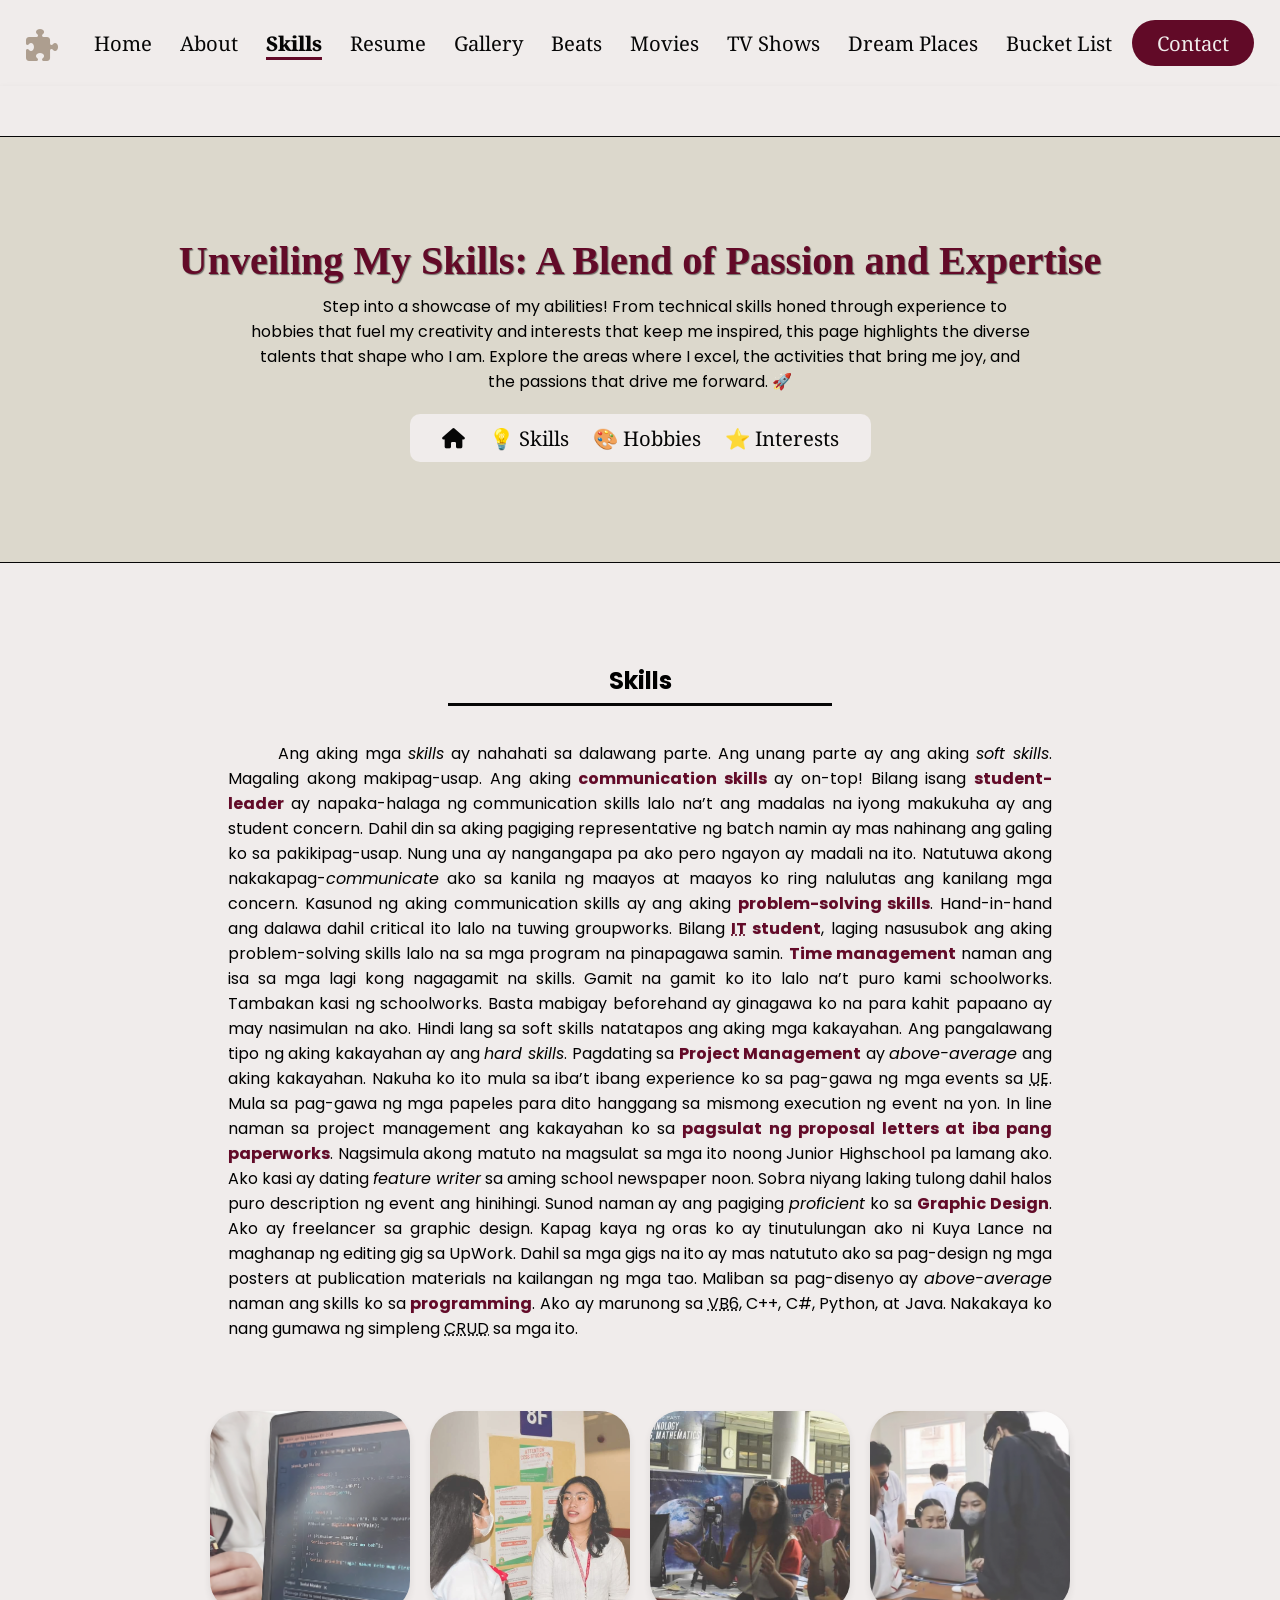
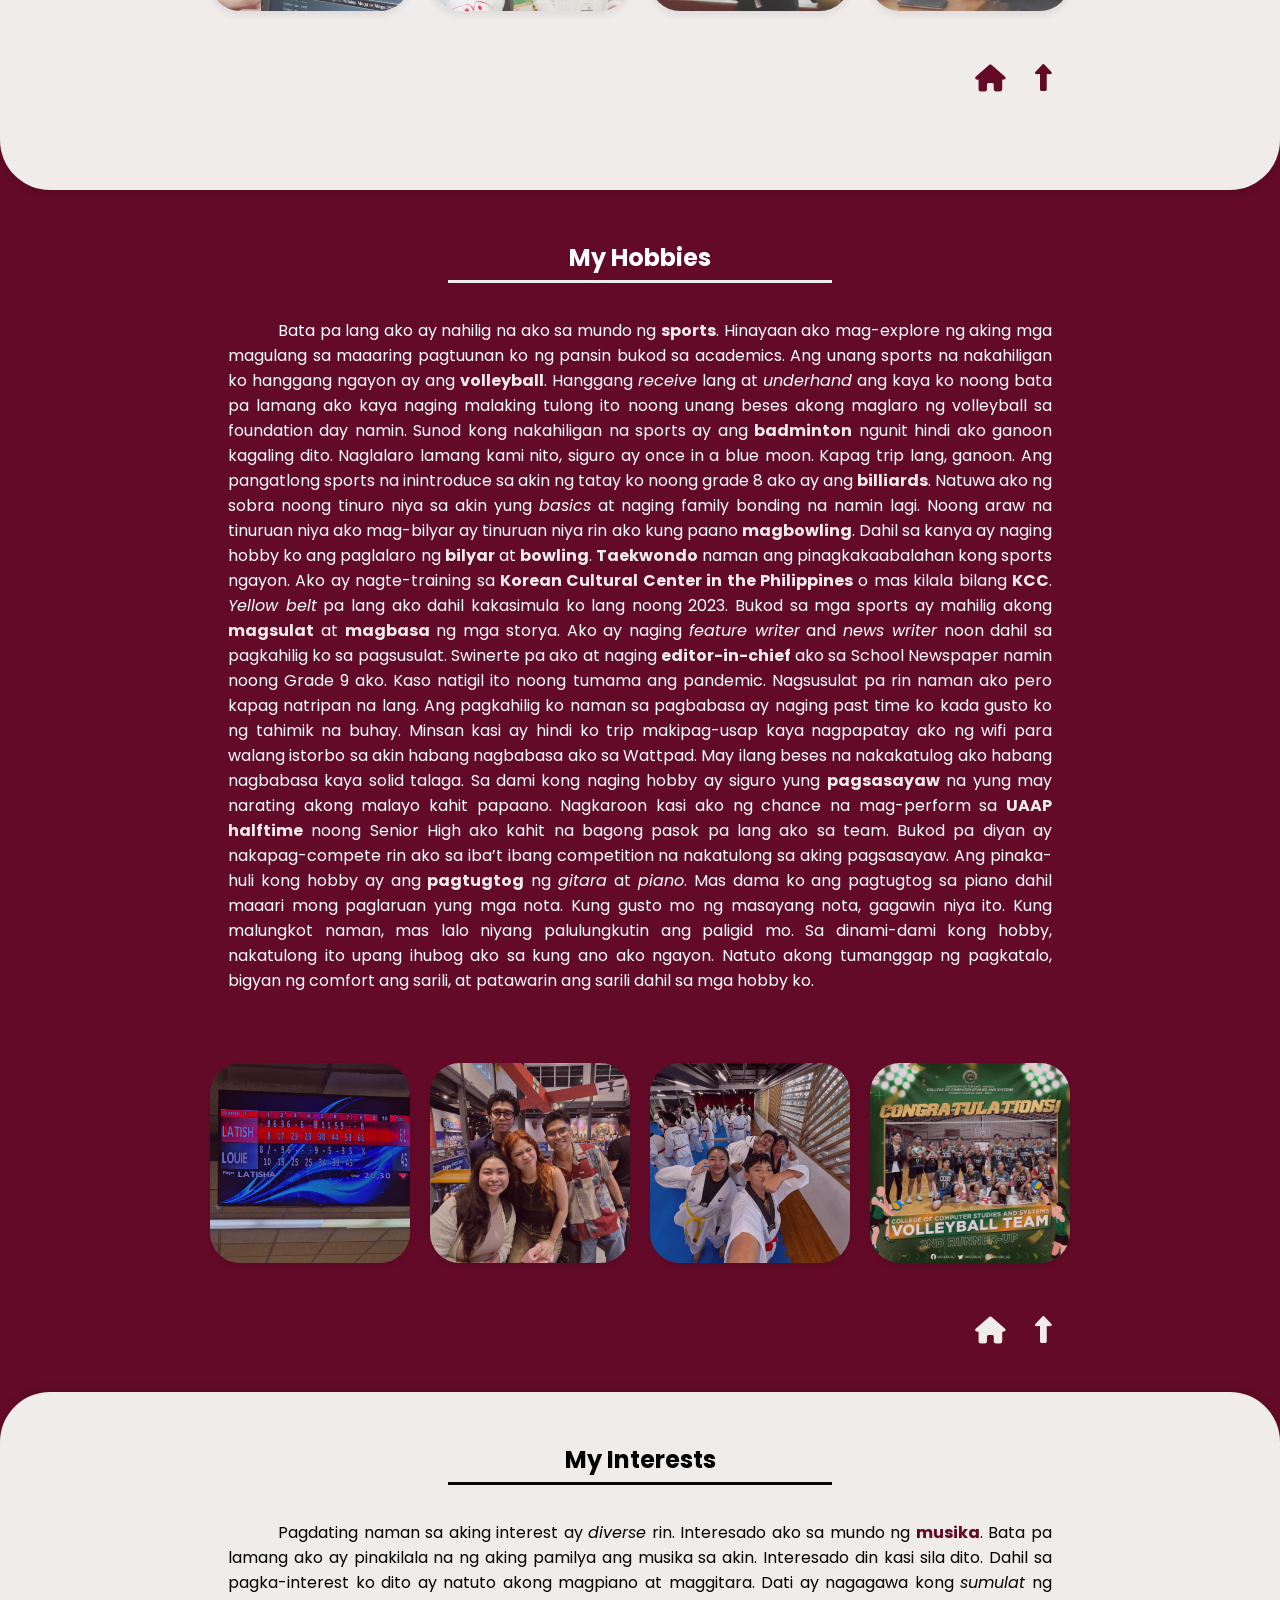
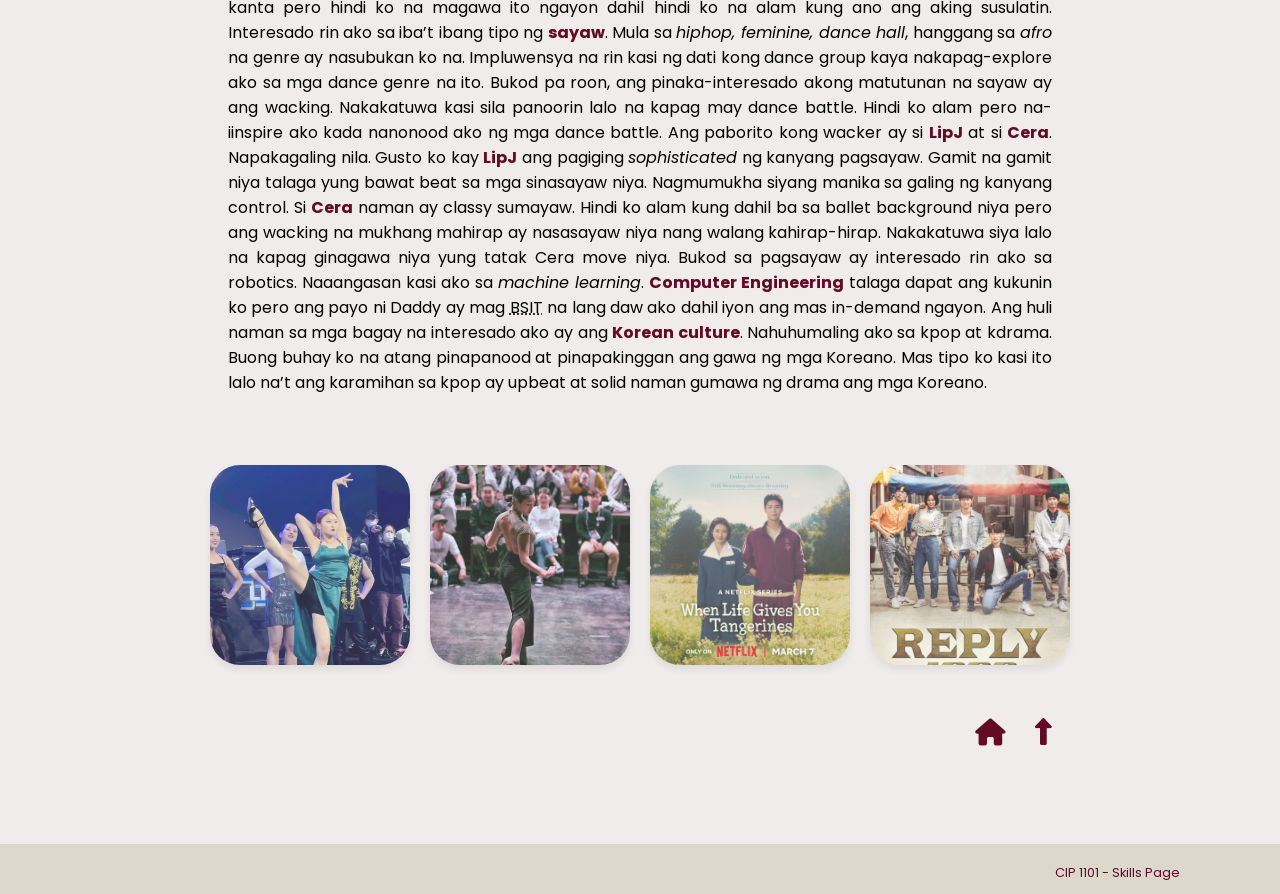
<file: skills/skills.html>
<!DOCTYPE html>
<html lang="en">
<head>
  <meta charset="UTF-8">
  <link href="https://fonts.googleapis.com/css2?family=Abril+Fatface&display=swap" rel="stylesheet">
  <link href='https://fonts.googleapis.com/css?family=Poppins' rel='stylesheet'>
  <link href="https://fonts.googleapis.com/css2?family=Noto+Serif:wght@400;700&display=swap" rel="stylesheet">
  <link rel="stylesheet" href="https://cdnjs.cloudflare.com/ajax/libs/font-awesome/6.7.2/css/all.min.css">
  <link rel="stylesheet" href="skills.css">
  <title>Skills, Hobbies, & Interests</title>
</head>
<body>
  <!--MARCIANO, LATISHA-->
  <!--CIP1101-ITAD-->

  <header>
    <nav>
        <ul class="nav-links">
          <i class="fa-solid fa-puzzle-piece fa-2xl" style="color: #AD9E8F; margin-right: 20px"></i>
          <li ><a href="../index.html">Home</a></li>
          <li><a href="../biography/biography.html">About</a></li>
          <li><a href="./skills.html" class="active">Skills</a></li>
          <li><a href="../resume/resume.html">Resume</a></li>
          <li><a href="../Photo Dump/gallery.html">Gallery</a></li>
          <li><a href="../media/beat/beat.html">Beats</a></li>
          <li><a href="../media/film/film.html">Movies</a></li>
          <li><a href="../media/shows/tv.html">TV Shows</a></li>
          <li><a href="../places/dream.html">Dream Places</a></li>
          <li><a href="../bucket list/bucket.html">Bucket List</a></li>
        </ul>
    </nav>
    <a href="mailto:marciano.latisha@ue.edu.ph"><button>Contact</button></a>
  </header>
    
  <div class="skills-container">
    <div class="introduction">
      <h1>Unveiling My Skills: A Blend of Passion and Expertise</h1>
      <p>Step into a showcase of my abilities! From technical skills honed through experience to hobbies that fuel my creativity and interests that keep me inspired, this page highlights the diverse talents that shape who I am. Explore the areas where I excel, the activities that bring me joy, and the passions that drive me forward. 🚀</p>

      <ul class="nav-links">
        <li ><a href="../index.html"><i class="fa-solid fa-house"></i></a></li>
        <li><a href="#skills-section">💡 Skills</a></li>  
        <li><a href="#hobbies-section">🎨 Hobbies</a></li>  
        <li><a href="#interest-section">⭐ Interests</a></li>  
      </ul>
    </div>


    <h2 id="skills-section">Skills</h2>
    <hr>
    <p>Ang aking mga <em>skills</em> ay nahahati sa dalawang parte. Ang unang parte ay ang aking <i>soft skills</i>. Magaling akong makipag-usap. Ang aking <strong>communication skills</strong> ay on-top! Bilang isang <strong>student-leader</strong> ay napaka-halaga ng communication skills lalo na’t ang madalas na iyong makukuha ay ang student concern. Dahil din sa aking pagiging representative ng batch namin ay mas nahinang ang galing ko sa pakikipag-usap. Nung una ay nangangapa pa ako pero ngayon ay madali na ito. Natutuwa akong nakakapag-<i>communicate</i> ako sa kanila ng maayos at maayos ko ring nalulutas ang kanilang mga concern. Kasunod ng aking communication skills ay ang aking <strong>problem-solving skills</strong>. Hand-in-hand ang dalawa dahil critical ito lalo na tuwing groupworks. Bilang <strong><abbr title="Information Technology">IT</abbr> student</strong>, laging nasusubok ang aking problem-solving skills lalo na sa mga program na pinapagawa samin. <strong>Time management</strong> naman ang isa sa mga lagi kong nagagamit na skills. Gamit na gamit ko ito lalo na’t puro kami schoolworks. Tambakan kasi ng schoolworks. Basta mabigay beforehand ay ginagawa ko na para kahit papaano ay may nasimulan na ako. Hindi lang sa soft skills natatapos ang aking mga kakayahan. Ang pangalawang tipo ng aking kakayahan ay ang <em>hard skills</em>. Pagdating sa <strong>Project Management</strong> ay <em>above-average</em> ang aking kakayahan. Nakuha ko ito mula sa iba’t ibang experience ko sa pag-gawa ng mga events sa <abbr title="University of the East">UE</abbr>. Mula sa pag-gawa ng mga papeles para dito hanggang sa mismong execution ng event na yon. In line naman sa project management ang kakayahan ko sa <strong>pagsulat ng proposal letters at iba pang paperworks</strong>. Nagsimula akong matuto na magsulat sa mga ito noong Junior Highschool pa lamang ako. Ako kasi ay dating <em>feature writer</em> sa aming school newspaper noon. Sobra niyang laking tulong dahil halos puro description ng event ang hinihingi. Sunod naman ay ang pagiging <em>proficient</em> ko sa <strong>Graphic Design</strong>. Ako ay freelancer sa graphic design. Kapag kaya ng oras ko ay tinutulungan ako ni Kuya Lance na maghanap ng editing gig sa UpWork. Dahil sa mga gigs na ito ay mas natututo ako sa pag-design ng mga posters at publication materials na kailangan ng mga tao. Maliban sa pag-disenyo ay <em>above-average</em> naman ang skills ko sa <strong>programming</strong>. Ako ay marunong sa <abbr title="Visual Basic 6">VB6</abbr>, C++, C#, Python, at Java. Nakakaya ko nang gumawa ng simpleng <abbr title="Create, Read, Update, Delete">CRUD</abbr> sa mga ito.</p>

    <div class="gallery">
      <a href="./Assets/Arduino.jpg" target="image-viewer"><img src="./Assets/Arduino.jpg" alt="A close-up of a laptop screen displaying lines of code in a programming environment, with a person’s hand partially visible on the side."  title="This was the 2nd day of our Arduino Work Immersion"></a>
      <a href="./Assets/FB_IMG_1742327574099.jpg" target="image-viewer"><img src="./Assets/FB_IMG_1742327574099.jpg" alt="Two young women in conversation at an academic event, one wearing a white blouse and the other in a white blazer with a red lanyard. A bulletin board with papers is visible in the background." title="This was taken during the first day of my freshmen year and I was with student councils"></a>
      <a href="./Assets/FB_IMG_1742327584807.jpg" target="image-viewer"><img src="./Assets/FB_IMG_1742327584807.jpg" alt="A woman presenting at a science or technology fair, gesturing while speaking. A booth behind her displays a backdrop featuring space imagery and the words Technology and Mathematics." title="STEM Expo, I was told to dance to encourage students to visit our booth"></a>
      <a href="./Assets/work immersion.jpg" target="image-viewer"><img src="./Assets/work immersion.jpg" alt="A group of students gathered around a laptop, engaging in a discussion or project. One student is explaining something while others listen attentively." title="Arduino Work Immersion: We were busy coding to win first place"></a>
    </div>
  
    <div class="section-button">
      <a href="../index.html"><i class="fa-solid fa-house fa-xl" style="color: #630A28"></i></a>
      <a href="#top"><i class="fa-solid fa-up-long fa-xl" style="color: #630A28"></i></a>
    </div>
  </div>
  
  <div class="hobbies-container">
    <h2 id="hobbies-section">My Hobbies</h2>
    <hr>
    <p>Bata pa lang ako ay nahilig na ako sa mundo ng <strong>sports</strong>. Hinayaan ako mag-explore ng aking mga magulang sa maaaring pagtuunan ko ng pansin bukod sa academics. Ang unang sports na nakahiligan ko hanggang ngayon ay ang <strong>volleyball</strong>. Hanggang <em>receive</em> lang at <em>underhand</em> ang kaya ko noong bata pa lamang ako kaya naging malaking tulong ito noong unang beses akong maglaro ng volleyball sa foundation day namin. Sunod kong nakahiligan na sports ay ang <strong>badminton</strong> ngunit hindi ako ganoon kagaling dito. Naglalaro lamang kami nito, siguro ay once in a blue moon. Kapag trip lang, ganoon. Ang pangatlong sports na inintroduce sa akin ng tatay ko noong grade 8 ako ay ang <strong>billiards</strong>. Natuwa ako ng sobra noong tinuro niya sa akin yung <em>basics</em> at naging family bonding na namin lagi. Noong araw na tinuruan niya ako mag-bilyar ay tinuruan niya rin ako kung paano <strong>magbowling</strong>. Dahil sa kanya ay naging hobby ko ang paglalaro ng <strong>bilyar</strong> at <strong>bowling</strong>. <strong>Taekwondo</strong> naman ang pinagkakaabalahan kong sports ngayon. Ako ay nagte-training sa <b>Korean Cultural Center in the Philippines</b> o mas kilala bilang <b>KCC</b>. <em>Yellow belt</em> pa lang ako dahil kakasimula ko lang noong 2023. Bukod sa mga sports ay mahilig akong <strong>magsulat</strong> at <strong>magbasa</strong> ng mga storya. Ako ay naging <em>feature writer</em> and <em>news writer</em> noon dahil sa pagkahilig ko sa pagsusulat. Swinerte pa ako at naging <strong>editor-in-chief</strong> ako sa School Newspaper namin noong Grade 9 ako. Kaso natigil ito noong tumama ang pandemic. Nagsusulat pa rin naman ako pero kapag natripan na lang. Ang pagkahilig ko naman sa pagbabasa ay naging past time ko kada gusto ko ng tahimik na buhay. Minsan kasi ay hindi ko trip makipag-usap kaya nagpapatay ako ng wifi para walang istorbo sa akin habang nagbabasa ako sa Wattpad. May ilang beses na nakakatulog ako habang nagbabasa kaya solid talaga. Sa dami kong naging hobby ay siguro yung <strong>pagsasayaw</strong> na yung may narating akong malayo kahit papaano. Nagkaroon kasi ako ng chance na mag-perform sa <strong>UAAP halftime</strong> noong Senior High ako kahit na bagong pasok pa lang ako sa team. Bukod pa diyan ay nakapag-compete rin ako sa iba’t ibang competition na nakatulong sa aking pagsasayaw. Ang pinaka-huli kong hobby ay ang <strong>pagtugtog</strong> ng <em>gitara</em> at <em>piano</em>. Mas dama ko ang pagtugtog sa piano dahil maaari mong paglaruan yung mga nota. Kung gusto mo ng masayang nota, gagawin niya ito. Kung malungkot naman, mas lalo niyang palulungkutin ang paligid mo. Sa dinami-dami kong hobby, nakatulong ito upang ihubog ako sa kung ano ako ngayon. Natuto akong tumanggap ng pagkatalo, bigyan ng comfort ang sarili, at patawarin ang sarili dahil sa mga hobby ko.</p>

    <div class="gallery">
      <a href="./Assets/BOWLING.jpg" target="image-viewer"><img src="./Assets/BOWLING.jpg" alt="A digital bowling scoreboard displaying the names 'LATISH' and 'LOUIE' along with their scores and frames. The screen has a blue wave design in the background." title="This was on my 20th birthday when we went bowling"></a>
      <a href="./Assets/HEYJUNE.jpg" target="image-viewer"><img src="./Assets/HEYJUNE.jpg"alt="A group of four friends posing together in an arcade or entertainment center, smiling at the camera. Bright lights and games can be seen in the background." title="HEY JUNE! was our special guest on our Jam Nights"></a>
      <a href="./Assets/TKD.JPG" target="image-viewer"><img src="./Assets/TKD.JPG" alt="A group of Taekwondo practitioners in a training hall, wearing white uniforms and belts of various colors. Some are taking a fun selfie, making playful poses." title="This is the day that Master Kim cooked us a meal after our training"></a>
      <a href="./Assets/VBALL.jpg" target="image-viewer"><img src="./Assets/VBALL.jpg" alt="A congratulatory poster for a volleyball team, celebrating their achievement as the 2nd runner-up. The team is posing for a group photo in their uniforms." title="This is the picture when we won the match against CDent on last year's East Sports"></a>
    </div>

    <div class="section-button">
      <a href="../index.html"><i class="fa-solid fa-house fa-xl" style="color: #F0ECEB;"></i></a>
      <a href="#top"><i class="fa-solid fa-up-long fa-xl" style="color: #F0ECEB;"></i></a>
    </div>
  </div>

  <div class="interest-container">
    <h2 id="interest-section">My Interests</h2>
    <hr>
    <p>Pagdating naman sa aking interest ay <em>diverse</em> rin. Interesado ako sa mundo ng <strong>musika</strong>. Bata pa lamang ako ay pinakilala na ng aking pamilya ang musika sa akin. Interesado din kasi sila dito. Dahil sa pagka-interest ko dito ay natuto akong magpiano at maggitara. Dati ay nagagawa kong <em>sumulat</em> ng kanta pero hindi ko na magawa ito ngayon dahil hindi ko na alam kung ano ang aking susulatin. Interesado rin ako sa iba’t ibang tipo ng <strong>sayaw</strong>. Mula sa <em>hiphop, feminine, dance hall</em>, hanggang sa <em>afro</em> na genre ay nasubukan ko na. Impluwensya na rin kasi ng dati kong dance group kaya nakapag-explore ako sa mga dance genre na ito. Bukod pa roon, ang pinaka-interesado akong matutunan na sayaw ay ang wacking. Nakakatuwa kasi sila panoorin lalo na kapag may dance battle. Hindi ko alam pero na-iinspire ako kada nanonood ako ng mga dance battle. Ang paborito kong wacker ay si <strong>LipJ</strong> at si <strong>Cera</strong>. Napakagaling nila. Gusto ko kay <strong>LipJ</strong> ang pagiging <em>sophisticated</em> ng kanyang pagsayaw. Gamit na gamit niya talaga yung bawat beat sa mga sinasayaw niya. Nagmumukha siyang manika sa galing ng kanyang control. Si <strong>Cera</strong> naman ay classy sumayaw. Hindi ko alam kung dahil ba sa ballet background niya pero ang wacking na mukhang mahirap ay nasasayaw niya nang walang kahirap-hirap. Nakakatuwa siya lalo na kapag ginagawa niya yung tatak Cera move niya. Bukod sa pagsayaw ay interesado rin ako sa robotics. Naaangasan kasi ako sa <em>machine learning</em>. <strong>Computer Engineering</strong> talaga dapat ang kukunin ko pero ang payo ni Daddy ay mag <abbr title="Bachelor of Science in Information Technology">BSIT</abbr> na lang daw ako dahil iyon ang mas in-demand ngayon. Ang huli naman sa mga bagay na interesado ako ay ang <strong>Korean culture</strong>. Nahuhumaling ako sa kpop at kdrama. Buong buhay ko na atang pinapanood at pinapakinggan ang gawa ng mga Koreano. Mas tipo ko kasi ito lalo na’t ang karamihan sa kpop ay upbeat at solid naman gumawa ng drama ang mga Koreano.
  </p>

  <div class="gallery">
    <a href="./Assets/CERA.jpg" target="image-viewer"><img src="./Assets/CERA.jpg" alt="A group of performers on stage, dressed in elegant green outfits. One dancer in the foreground executes a high kick with precision, striking a confident pose." title="This was Cera during her wacking battle"></a>
    <a href="./Assets/LIPJ.jpg" target="image-viewer"><img src="./Assets/LIPJ.jpg" alt="A young dancer in a brown top and black pants performs a traditional dance in an open space, captivating an audience seated in the background." title="This was LipJ showcasing her awesome wacking skills"></a>
    <a href="./Assets/WhenLife.png" target="image-viewer"><img src="./Assets/WhenLife.png" alt="A promotional poster for the Netflix series When Life Gives You Tangerines, featuring a young man and woman standing in a peaceful outdoor setting." title="This is the current kdrama that I am watching"></a>
    <a href="./Assets/REPLY.jpg" target="image-viewer"><img src="./Assets/REPLY.jpg" alt="A poster for the drama Reply 1988, showing a group of casually dressed young people in a nostalgic alleyway setting." title="This is the kdrama that I will continue to rewatch"></a>
  </div>

    <div class="section-button">
      <a href="../index.html"><i class="fa-solid fa-house fa-xl" style="color: #630A28"></i></a>
      <a href="#top"><i class="fa-solid fa-up-long fa-xl" style="color: #630A28"></i></a>
    </div>
  </div>

  <footer>
    <p>CIP 1101 - Skills Page</p>
  </footer>
</body>
</html>
</file>
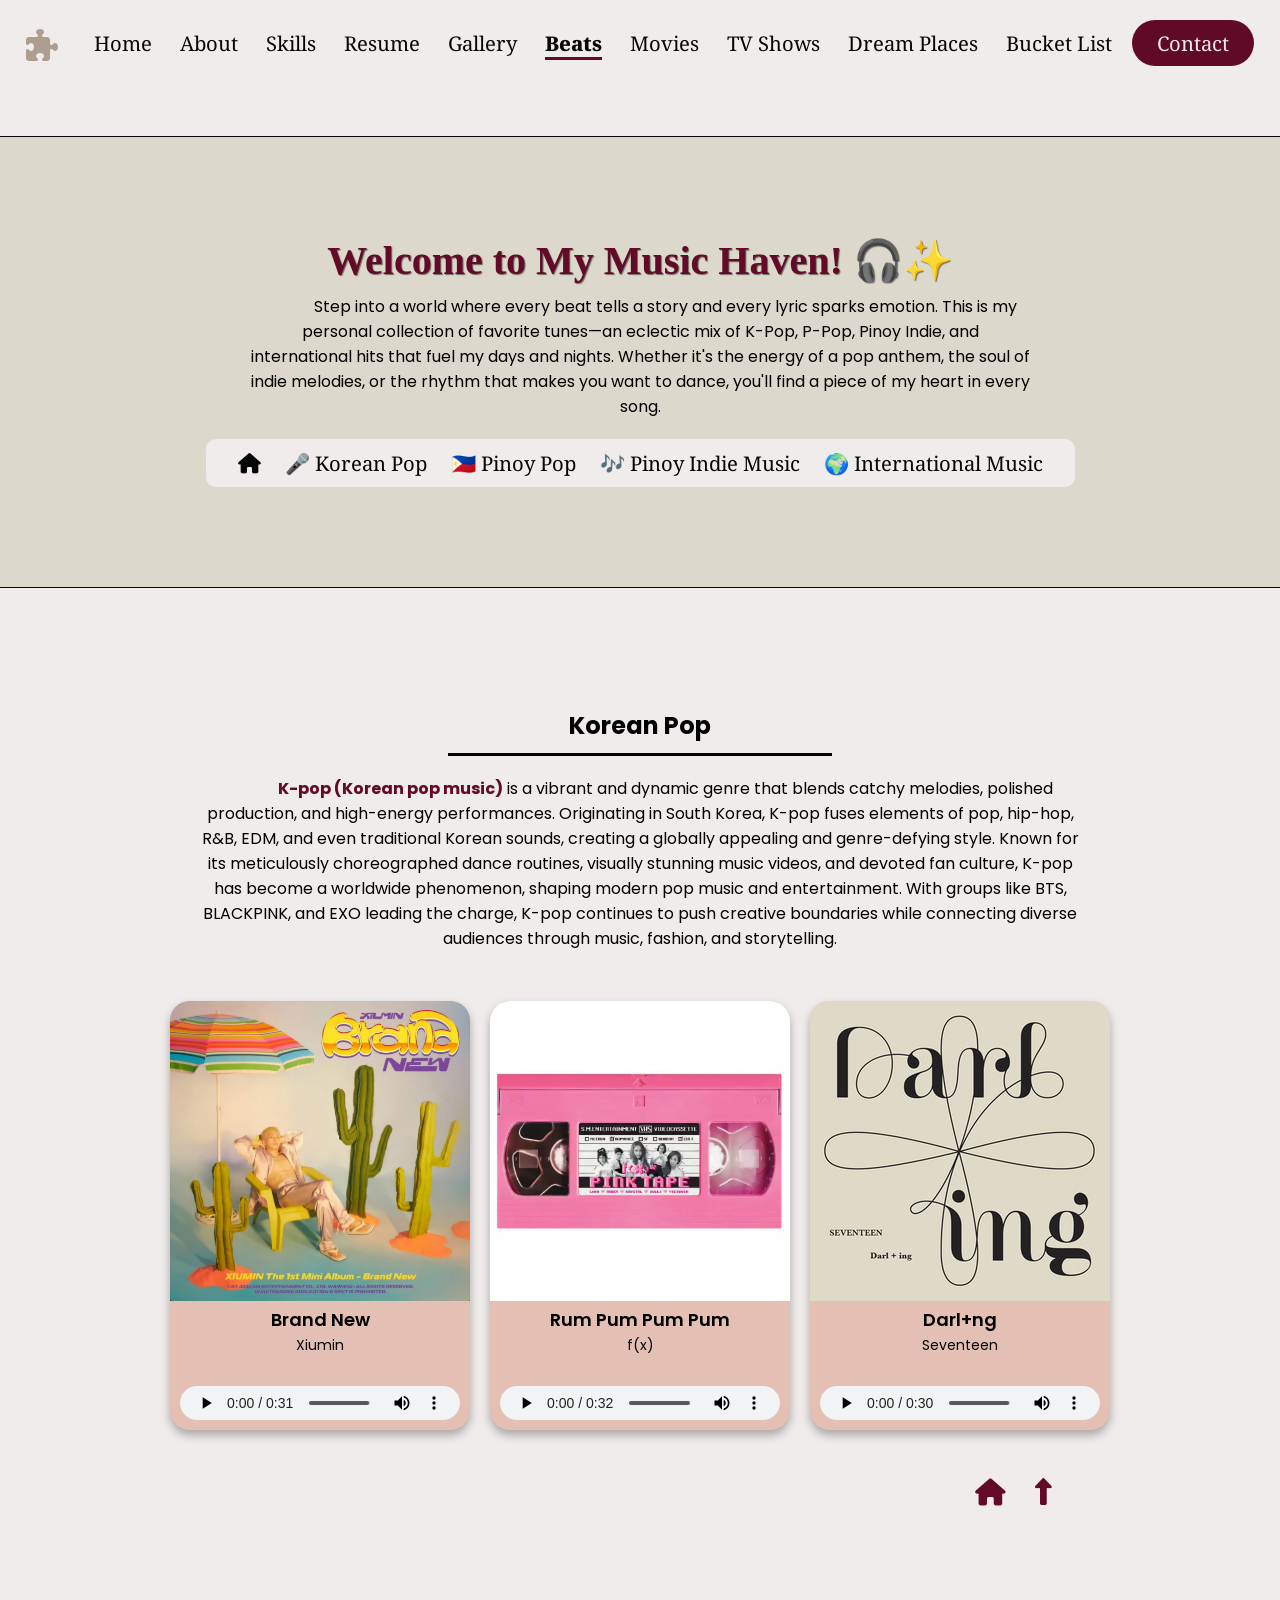
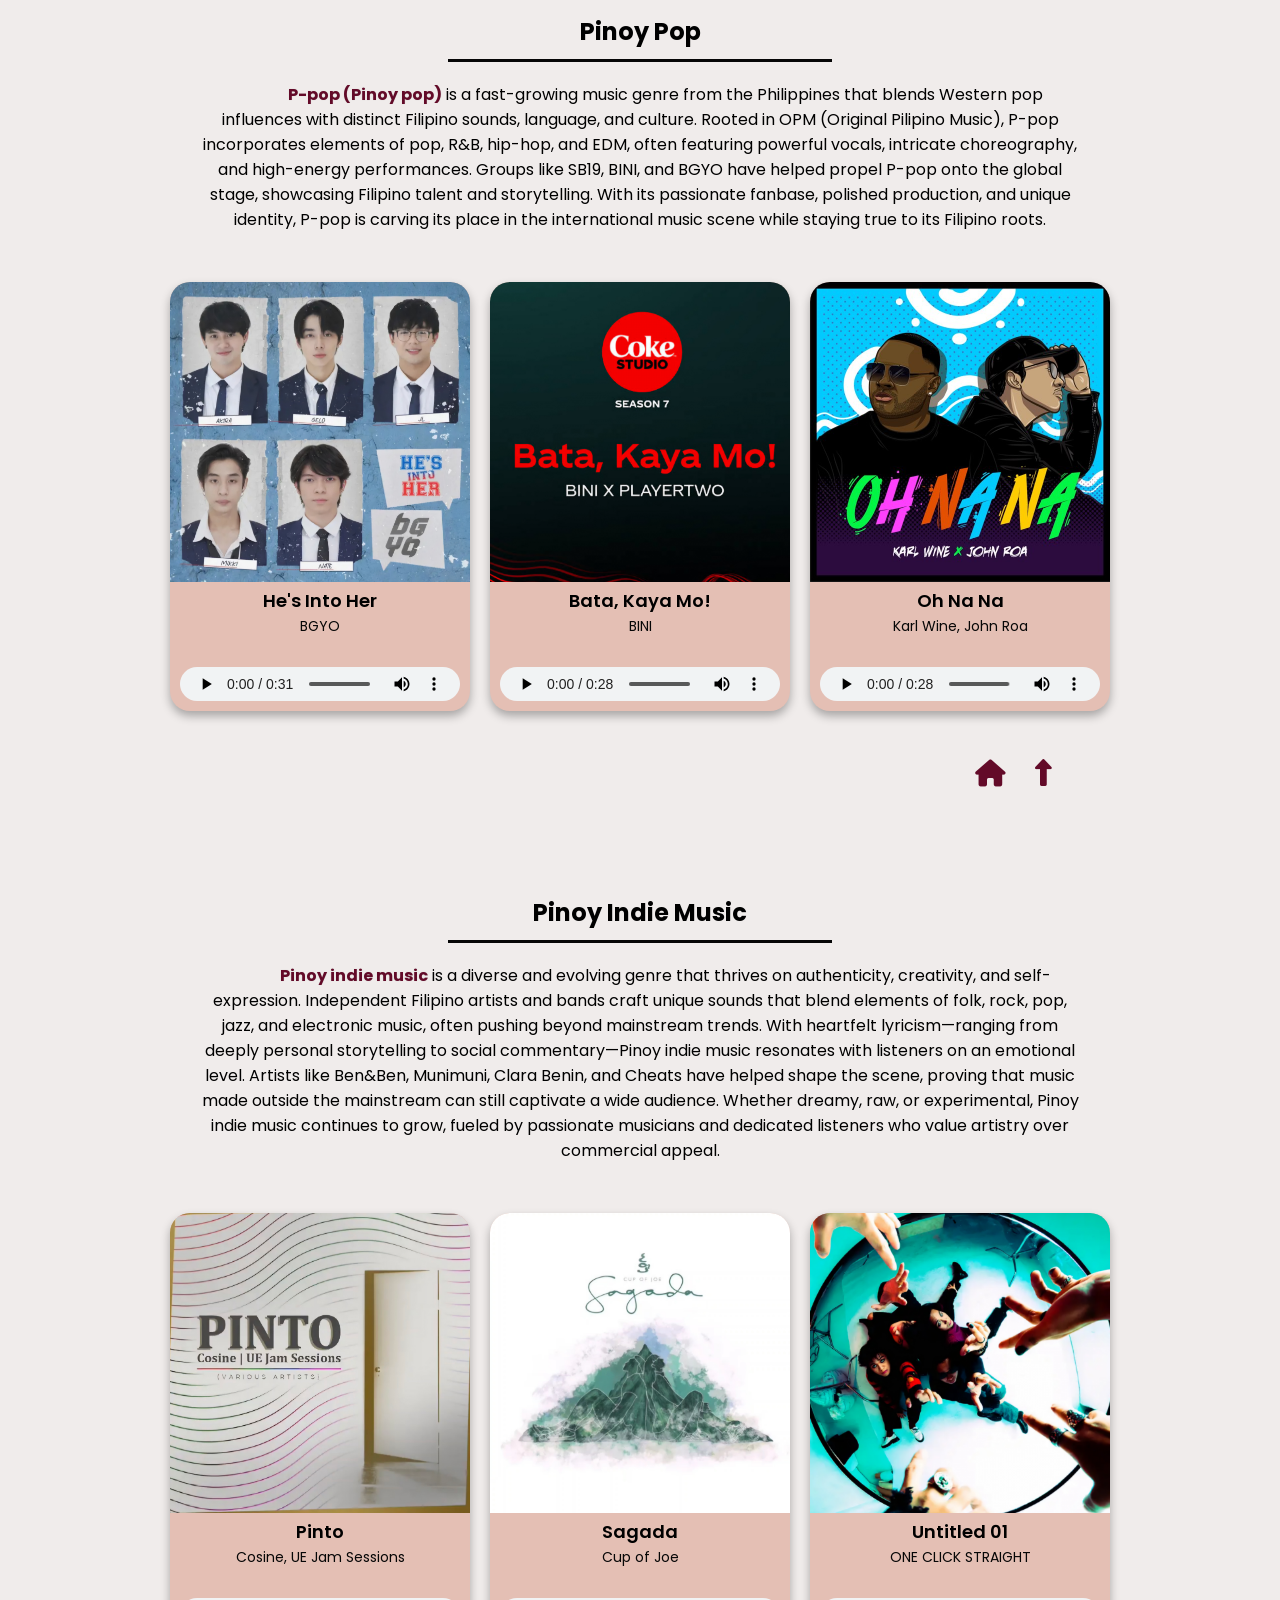
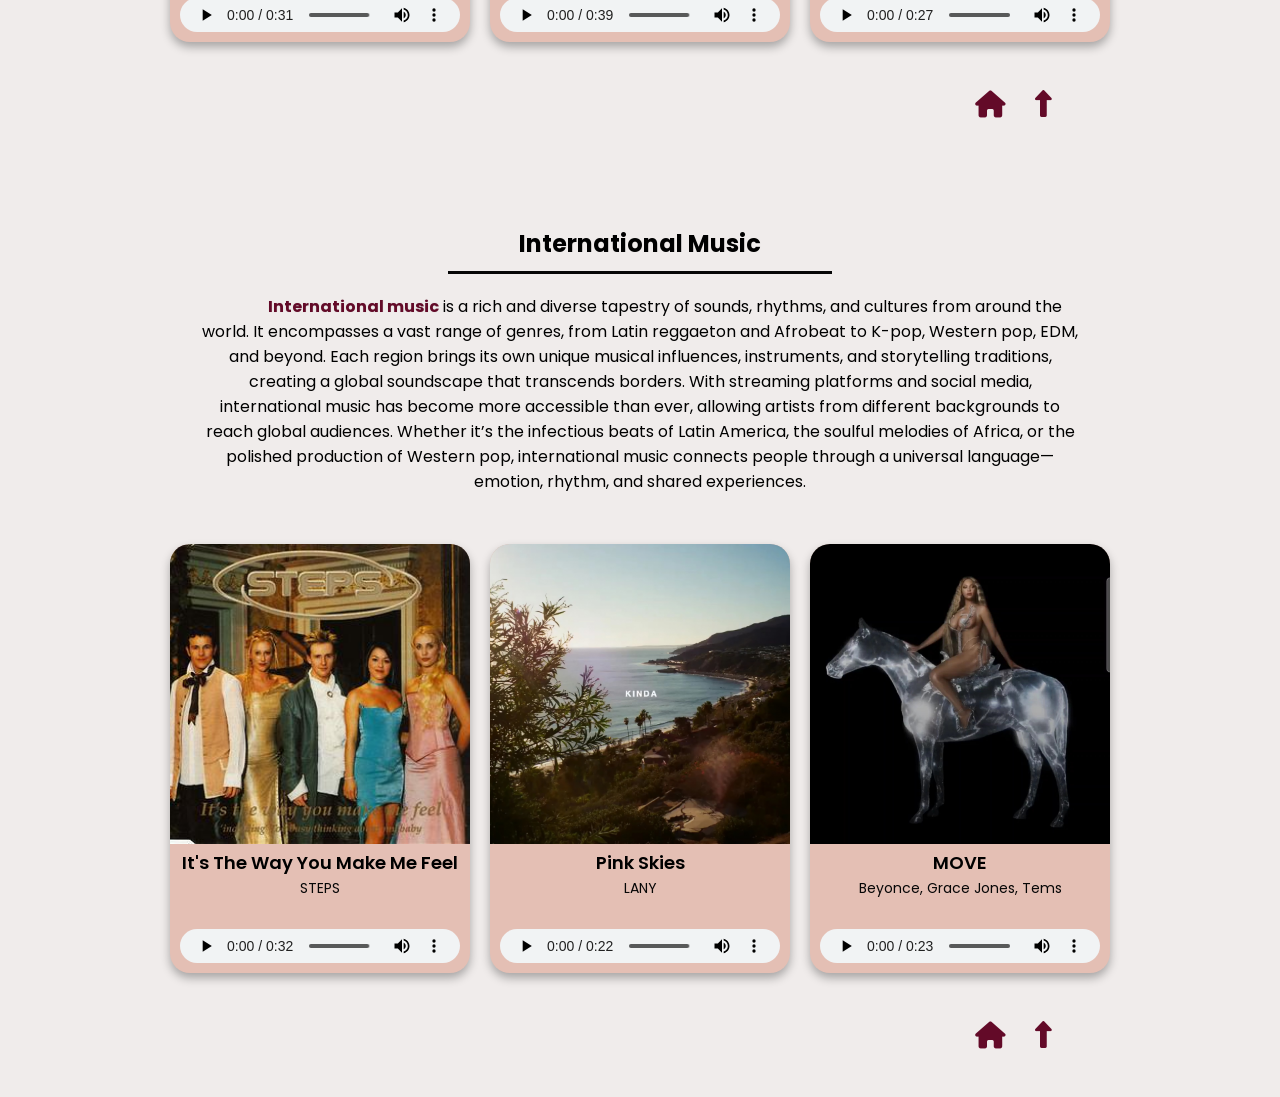
<file: media/beat/beat.html>
<!DOCTYPE html>
<html lang="en">
<head>
  <meta charset="UTF-8">
  <link href="https://fonts.googleapis.com/css2?family=Abril+Fatface&display=swap" rel="stylesheet">
  <link href='https://fonts.googleapis.com/css?family=Poppins' rel='stylesheet'>
  <link href="https://fonts.googleapis.com/css2?family=Noto+Serif:wght@400;700&display=swap" rel="stylesheet">
  <link rel="stylesheet" href="https://cdnjs.cloudflare.com/ajax/libs/font-awesome/6.7.2/css/all.min.css">
  <link rel="stylesheet" href="beat.css">
  <title>Favorite Beats</title>
</head>
<body>
  <!--MARCIANO, LATISHA-->
  <!--CIP1101-ITAD-->

  <header>
    <nav>
        <ul class="nav-links">
          <i class="fa-solid fa-puzzle-piece fa-2xl" style="color: #AD9E8F; margin-right: 20px"></i>
          <li ><a href="../../index.html">Home</a></li>
          <li><a href="../../biography/biography.html">About</a></li>
          <li><a href="../../skills/skills.html">Skills</a></li>
          <li><a href="../../resume/resume.html">Resume</a></li>
          <li><a href="../../Photo Dump/gallery.html">Gallery</a></li>
          <li><a href="./beat.html" class="active">Beats</a></li>
          <li><a href="../film/film.html">Movies</a></li>
          <li><a href="../shows/tv.html">TV Shows</a></li>
          <li><a href="../../places/dream.html">Dream Places</a></li>
          <li><a href="../../bucket list/bucket.html">Bucket List</a></li>
        </ul>
    </nav>
    <a href="mailto:marciano.latisha@ue.edu.ph"><button>Contact</button></a>
  </header>

  <div class="introduction">
    <h1>Welcome to My Music Haven! 🎧✨</h1>
    <p>Step into a world where every beat tells a story and every lyric sparks emotion. This is my personal collection of favorite tunes—an eclectic mix of K-Pop, P-Pop, Pinoy Indie, and international hits that fuel my days and nights. Whether it's the energy of a pop anthem, the soul of indie melodies, or the rhythm that makes you want to dance, you'll find a piece of my heart in every song.</p>

    <ul class="nav-links">
      <li ><a href="../../index.html"><i class="fa-solid fa-house"></i></a></li>
      <li><a href="#kpop">🎤 Korean Pop</a></li>
      <li><a href="#ppop">🇵🇭 Pinoy Pop</a></li>
      <li><a href="#opm">🎶 Pinoy Indie Music</a></li>
      <li><a href="#international">🌍 International Music</a></li>      
    </ul>
  </div>

  <div class="subtitle" id="kpop">
    <h2>Korean Pop</h2>
      <hr>
      <p><strong>K-pop (Korean pop music)</strong> is a vibrant and dynamic genre that blends catchy melodies, polished production, and high-energy performances. Originating in South Korea, K-pop fuses elements of pop, hip-hop, R&B, EDM, and even traditional Korean sounds, creating a globally appealing and genre-defying style. Known for its meticulously choreographed dance routines, visually stunning music videos, and devoted fan culture, K-pop has become a worldwide phenomenon, shaping modern pop music and entertainment. With groups like BTS, BLACKPINK, and EXO leading the charge, K-pop continues to push creative boundaries while connecting diverse audiences through music, fashion, and storytelling.</p>
      <div class="section">
        <div class="player">
          <div class="imgbox">
            <a href="./ASSETS/Brand New Album.jpg" target="image-viewer"><img src="./ASSETS/Brand New Album.jpg" alt=""></a>
          </div>
          <h3>Brand New</h3>
          <h4>Xiumin</p>
          <audio src="./ASSETS/Xiumin - Brand New.mp3" type="audio/mp3" controls></audio>
        </div>

        <div class="player">
          <div class="imgbox">
            <a href="./ASSETS/f(x) - Rum Pum Pum Pum.jpg" target="image-viewer"><img src="./ASSETS/f(x) - Rum Pum Pum Pum.jpg" alt=""></a>
          </div>
          <h3>Rum Pum Pum Pum</h3>
          <h4>f(x)</p>
          <audio src="./ASSETS/f(x) - Rum Pum Pum Pum.mp3" type="audio/mp3" controls></audio>
        </div>

        <div class="player">
          <div class="imgbox">
            <a href="./ASSETS/Seventeen - Darl+ing.jpg" target="image-viewer"><img src="./ASSETS/Seventeen - Darl+ing.jpg" alt=""></a>
          </div>
          <h3>Darl+ng</h3>
          <h4>Seventeen</p>
          <audio src="../beat/ASSETS/Seventeen - Darlng.mp3" type="audio/mp3" controls></audio>
        </div>
      </div>
      <div class="section-button">
        <a href="../../index.html"><i class="fa-solid fa-house fa-xl" style="color: #630A28"></i></a>
        <a href="#top"><i class="fa-solid fa-up-long fa-xl" style="color: #630A28"></i></a>
      </div>
  </div>

  <div class="subtitle" id="ppop">
    <h2>Pinoy Pop</h2>
      <hr>
      <p><strong>P-pop (Pinoy pop)</strong> is a fast-growing music genre from the Philippines that blends Western pop influences with distinct Filipino sounds, language, and culture. Rooted in OPM (Original Pilipino Music), P-pop incorporates elements of pop, R&B, hip-hop, and EDM, often featuring powerful vocals, intricate choreography, and high-energy performances. Groups like SB19, BINI, and BGYO have helped propel P-pop onto the global stage, showcasing Filipino talent and storytelling. With its passionate fanbase, polished production, and unique identity, P-pop is carving its place in the international music scene while staying true to its Filipino roots.</p>
      <div class="section">
        <div class="player">
          <div class="imgbox">
            <a href="./ASSETS/BGYO - He's Into Her.jpg" target="image-viewer"><img src="./ASSETS/BGYO - He's Into Her.jpg" alt=""></a>
          </div>
          <h3>He's Into Her</h3>
          <h4>BGYO</p>
          <audio src="./ASSETS/BGYO - He_s Into Her.mp3" type="audio/mp3" controls></audio>
        </div>

        <div class="player">
          <div class="imgbox">
            <a href="./ASSETS/BINI - Bata, Kaya Mo!.jpg" target="image-viewer"><img src="./ASSETS/BINI - Bata, Kaya Mo!.jpg" alt=""></a>
          </div>
          <h3>Bata, Kaya Mo!</h3>
          <h4>BINI</p>
          <audio src="./ASSETS/BINI - Bata, Kaya Mo!.mp3" type="audio/mp3" controls></audio>
        </div>

        <div class="player">
          <div class="imgbox">
            <a href="./ASSETS/Karl Wine, John Roa - Oh Na Na.jpg" target="image-viewer"><img src="./ASSETS/Karl Wine, John Roa - Oh Na Na.jpg" alt=""></a>
          </div>
          <h3>Oh Na Na</h3>
          <h4>Karl Wine, John Roa</p>
          <audio src="./ASSETS/Karl Wine, John Roa - Oh Na Na.mp3" type="audio/mp3" controls></audio>
        </div>
      </div>
      <div class="section-button">
        <a href="../../index.html"><i class="fa-solid fa-house fa-xl" style="color: #630A28"></i></a>
        <a href="#top"><i class="fa-solid fa-up-long fa-xl" style="color: #630A28"></i></a>
    </div>
  </div>

  <div class="subtitle" id="opm">
    <h2>Pinoy Indie Music</h2>
      <hr>
      <p><strong>Pinoy indie music</strong> is a diverse and evolving genre that thrives on authenticity, creativity, and self-expression. Independent Filipino artists and bands craft unique sounds that blend elements of folk, rock, pop, jazz, and electronic music, often pushing beyond mainstream trends. With heartfelt lyricism—ranging from deeply personal storytelling to social commentary—Pinoy indie music resonates with listeners on an emotional level. Artists like Ben&Ben, Munimuni, Clara Benin, and Cheats have helped shape the scene, proving that music made outside the mainstream can still captivate a wide audience. Whether dreamy, raw, or experimental, Pinoy indie music continues to grow, fueled by passionate musicians and dedicated listeners who value artistry over commercial appeal.</p>
      <div class="section">
        <div class="player">
          <div class="imgbox">
            <a href="./ASSETS/Cosine, UE Jam Sessions - Pinto.jpg" target="image-viewer"><img src="./ASSETS/Cosine, UE Jam Sessions - Pinto.jpg" alt=""></a>
          </div>
          <h3>Pinto</h3>
          <h4>Cosine, UE Jam Sessions</p>
          <audio src="./ASSETS/Cosine, UE Jam Sessions - Pinto.mp3" type="audio/mp3" controls></audio>
        </div>

        <div class="player">
          <div class="imgbox">
            <a href="./ASSETS/Cup Of Joe - Sagada.jpg" target="image-viewer"><img src="./ASSETS/Cup Of Joe - Sagada.jpg" alt=""></a>
          </div>
          <h3>Sagada</h3>
          <h4>Cup of Joe</p>
          <audio src="./ASSETS/Cup Of Joe - Sagada.mp3" type="audio/mp3" controls></audio>
        </div>

        <div class="player">
          <div class="imgbox">
            <a href="./ASSETS/ONE CLICK STRAIGHT - Untitled 01.jpg" target="image-viewer"><img src="./ASSETS/ONE CLICK STRAIGHT - Untitled 01.jpg" alt=""></a>
          </div>
          <h3>Untitled 01</h3>
          <h4>ONE CLICK STRAIGHT</p>
          <audio src="./ASSETS/ONE CLICK STRAIGHT - Untitled 01.mp3" type="audio/mp3" controls></audio>
        </div>
      </div>
      <div class="section-button">
        <a href="../../index.html"><i class="fa-solid fa-house fa-xl" style="color: #630A28"></i></a>
        <a href="#top"><i class="fa-solid fa-up-long fa-xl" style="color: #630A28"></i></a>
      </div>
  </div>

  <div class="subtitle" id="international">
    <h2>International Music</h2>
      <hr>
      <p><strong>International music</strong> is a rich and diverse tapestry of sounds, rhythms, and cultures from around the world. It encompasses a vast range of genres, from Latin reggaeton and Afrobeat to K-pop, Western pop, EDM, and beyond. Each region brings its own unique musical influences, instruments, and storytelling traditions, creating a global soundscape that transcends borders. With streaming platforms and social media, international music has become more accessible than ever, allowing artists from different backgrounds to reach global audiences. Whether it’s the infectious beats of Latin America, the soulful melodies of Africa, or the polished production of Western pop, international music connects people through a universal language—emotion, rhythm, and shared experiences.</p>
      <div class="section">
        <div class="player">
          <div class="imgbox">
            <a href="./ASSETS/STEPS - It_s The Way You Make Me Feel.jpg" target="image-viewer"><img src="./ASSETS/STEPS - It_s The Way You Make Me Feel.jpg" alt=""></a>
          </div>
          <h3>It's The Way You Make Me Feel</h3>
          <h4>STEPS</p>
          <audio src="./ASSETS/STEPS - It's The Way You Make Me Feel.mp3" type="audio/mp3" controls></audio>
        </div>

        <div class="player">
          <div class="imgbox">
            <a href="./ASSETS/LANY - Pink Skies.jpg" target="image-viewer"><img src="./ASSETS/LANY - Pink Skies.jpg" alt=""></a>
          </div>
          <h3>Pink Skies</h3>
          <h4>LANY</p>
          <audio src="./ASSETS/LANY - Pink Skies.mp3" type="audio/mp3" controls></audio>
        </div>

        <div class="player">
          <div class="imgbox">
            <a href="./ASSETS/Beyonce, Grace Jones, Tems - MOVE.jpg" target="image-viewer"><img src="./ASSETS/Beyonce, Grace Jones, Tems - MOVE.jpg" alt=""></a>
          </div>
          <h3>MOVE</h3>
          <h4>Beyonce, Grace Jones, Tems</p>
          <audio src="./ASSETS/Beyonce, Grace Jones, Tems - MOVE.mp3" type="audio/mp3" controls></audio>
        </div>
      </div>
      <div class="section-button">
        <a href="../../index.html"><i class="fa-solid fa-house fa-xl" style="color: #630A28"></i></a>
        <a href="#top"><i class="fa-solid fa-up-long fa-xl" style="color: #630A28"></i></a>
    </div>
  </div>
</body>
</html>
</file>
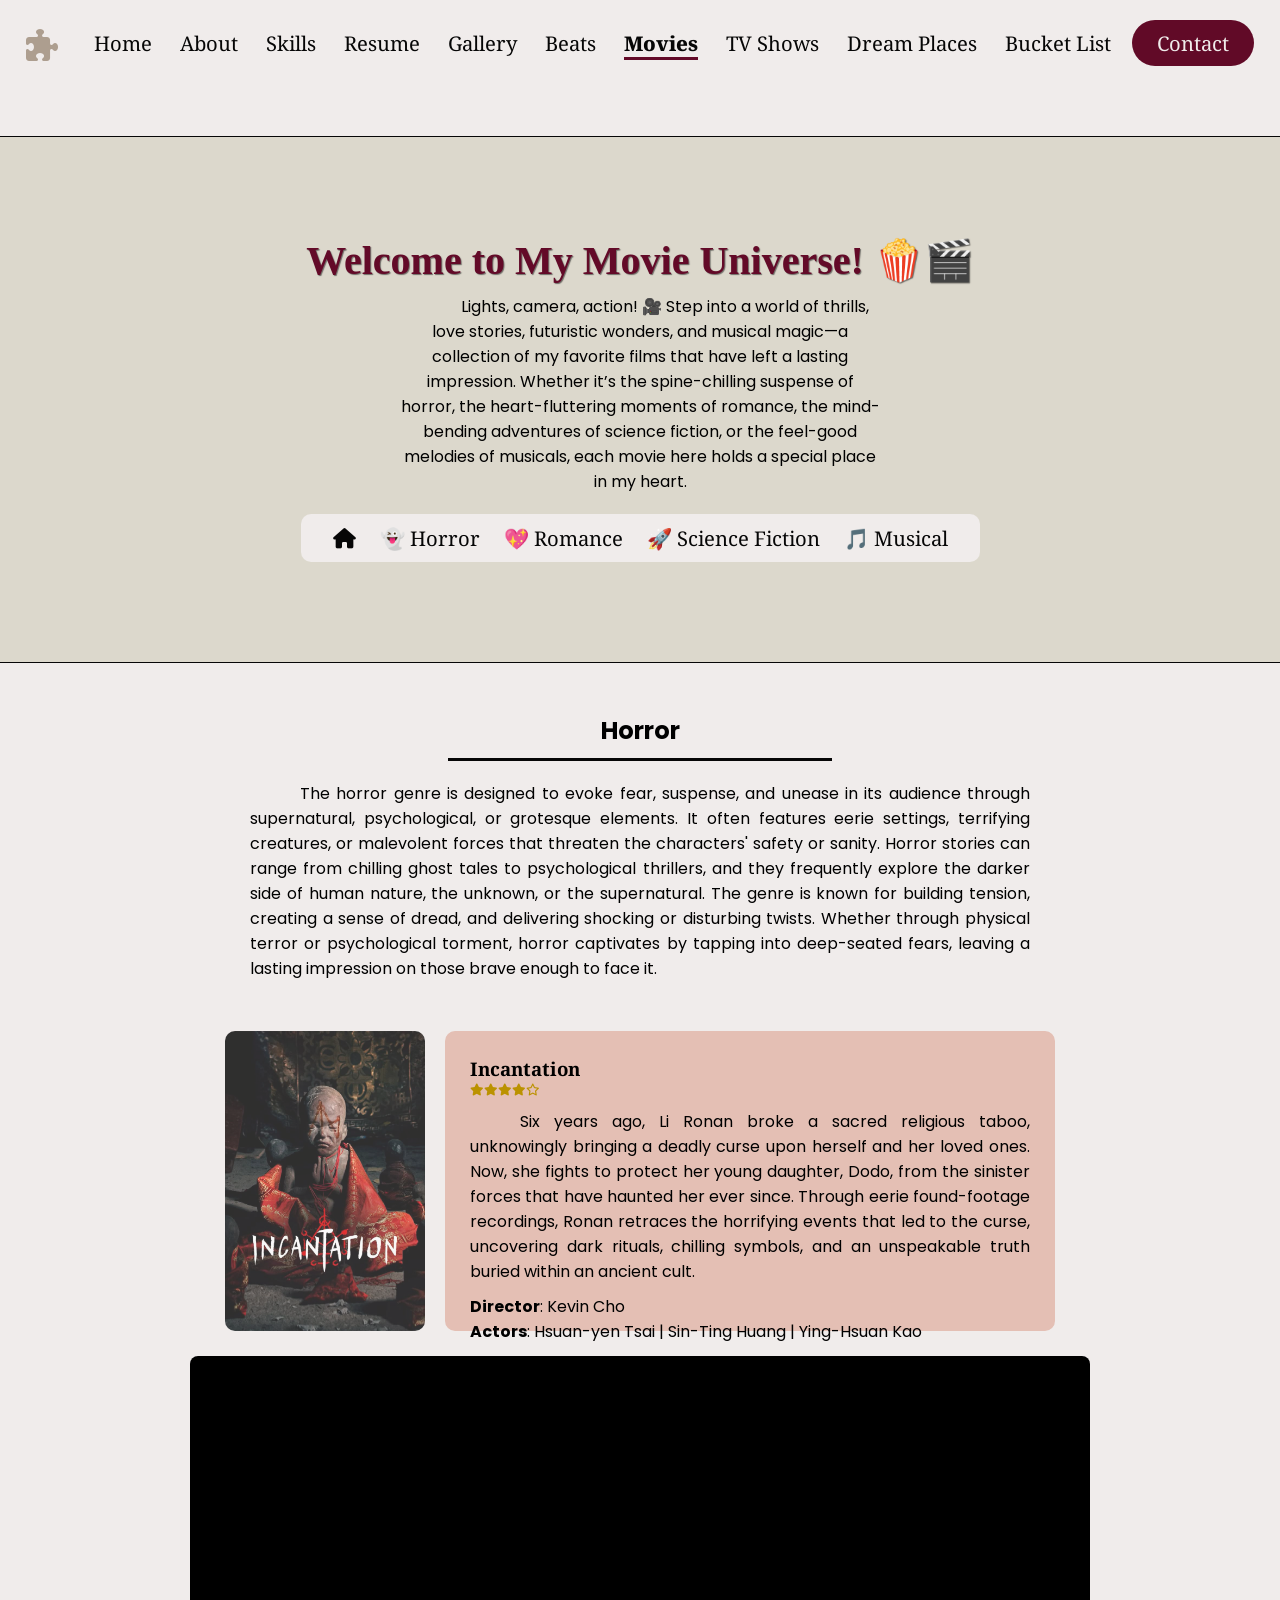
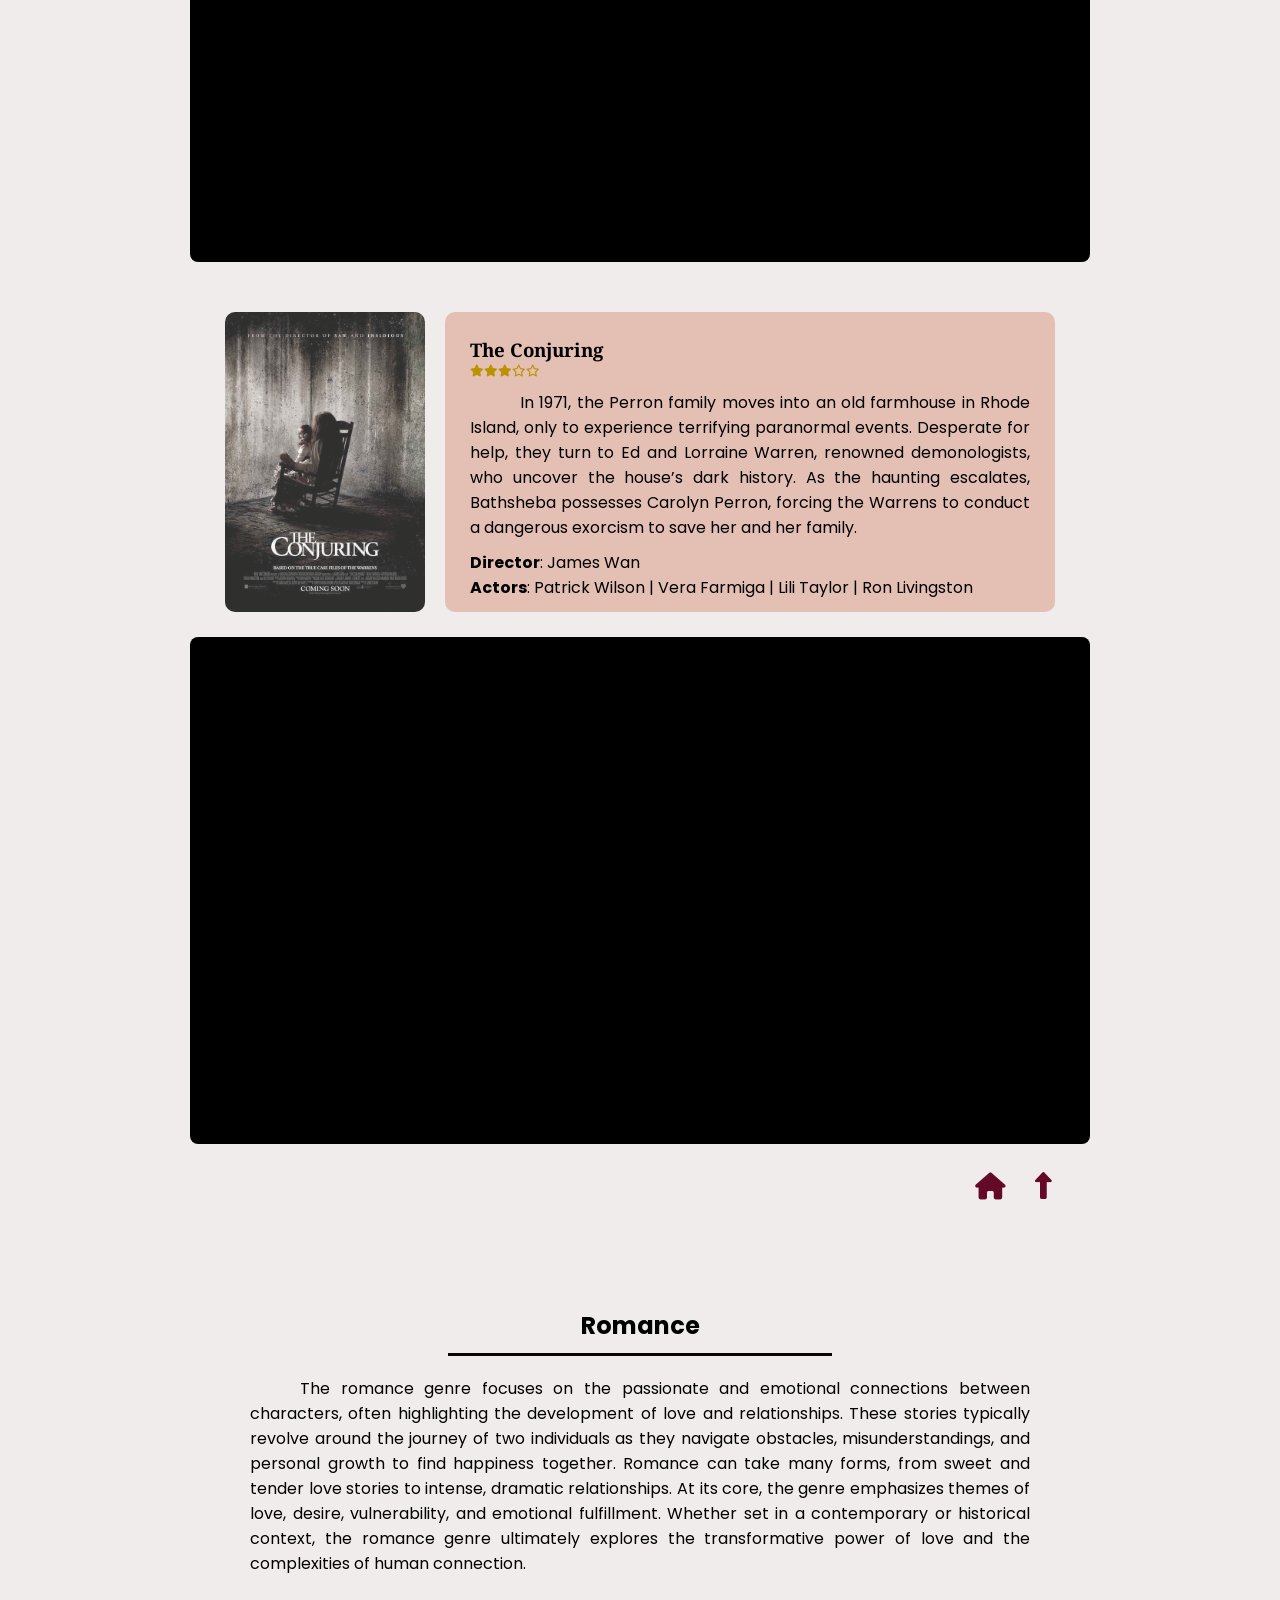
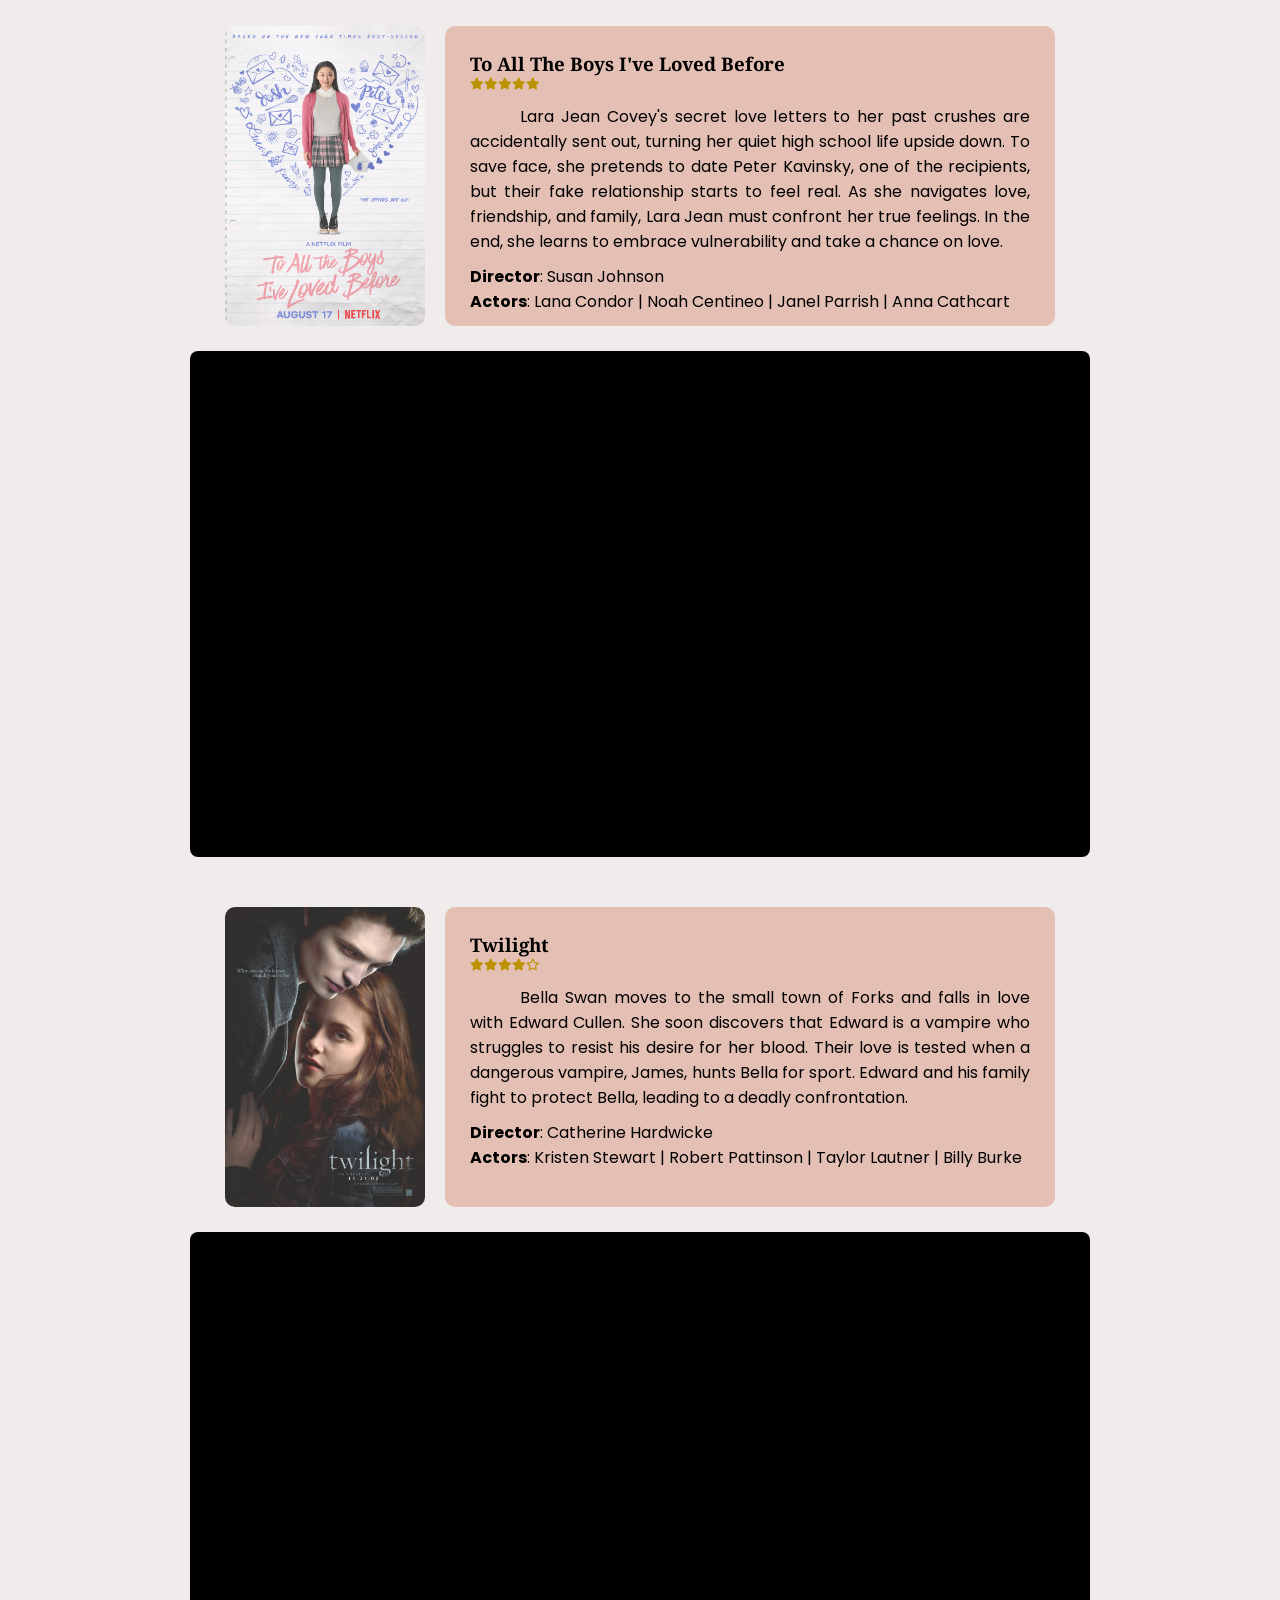
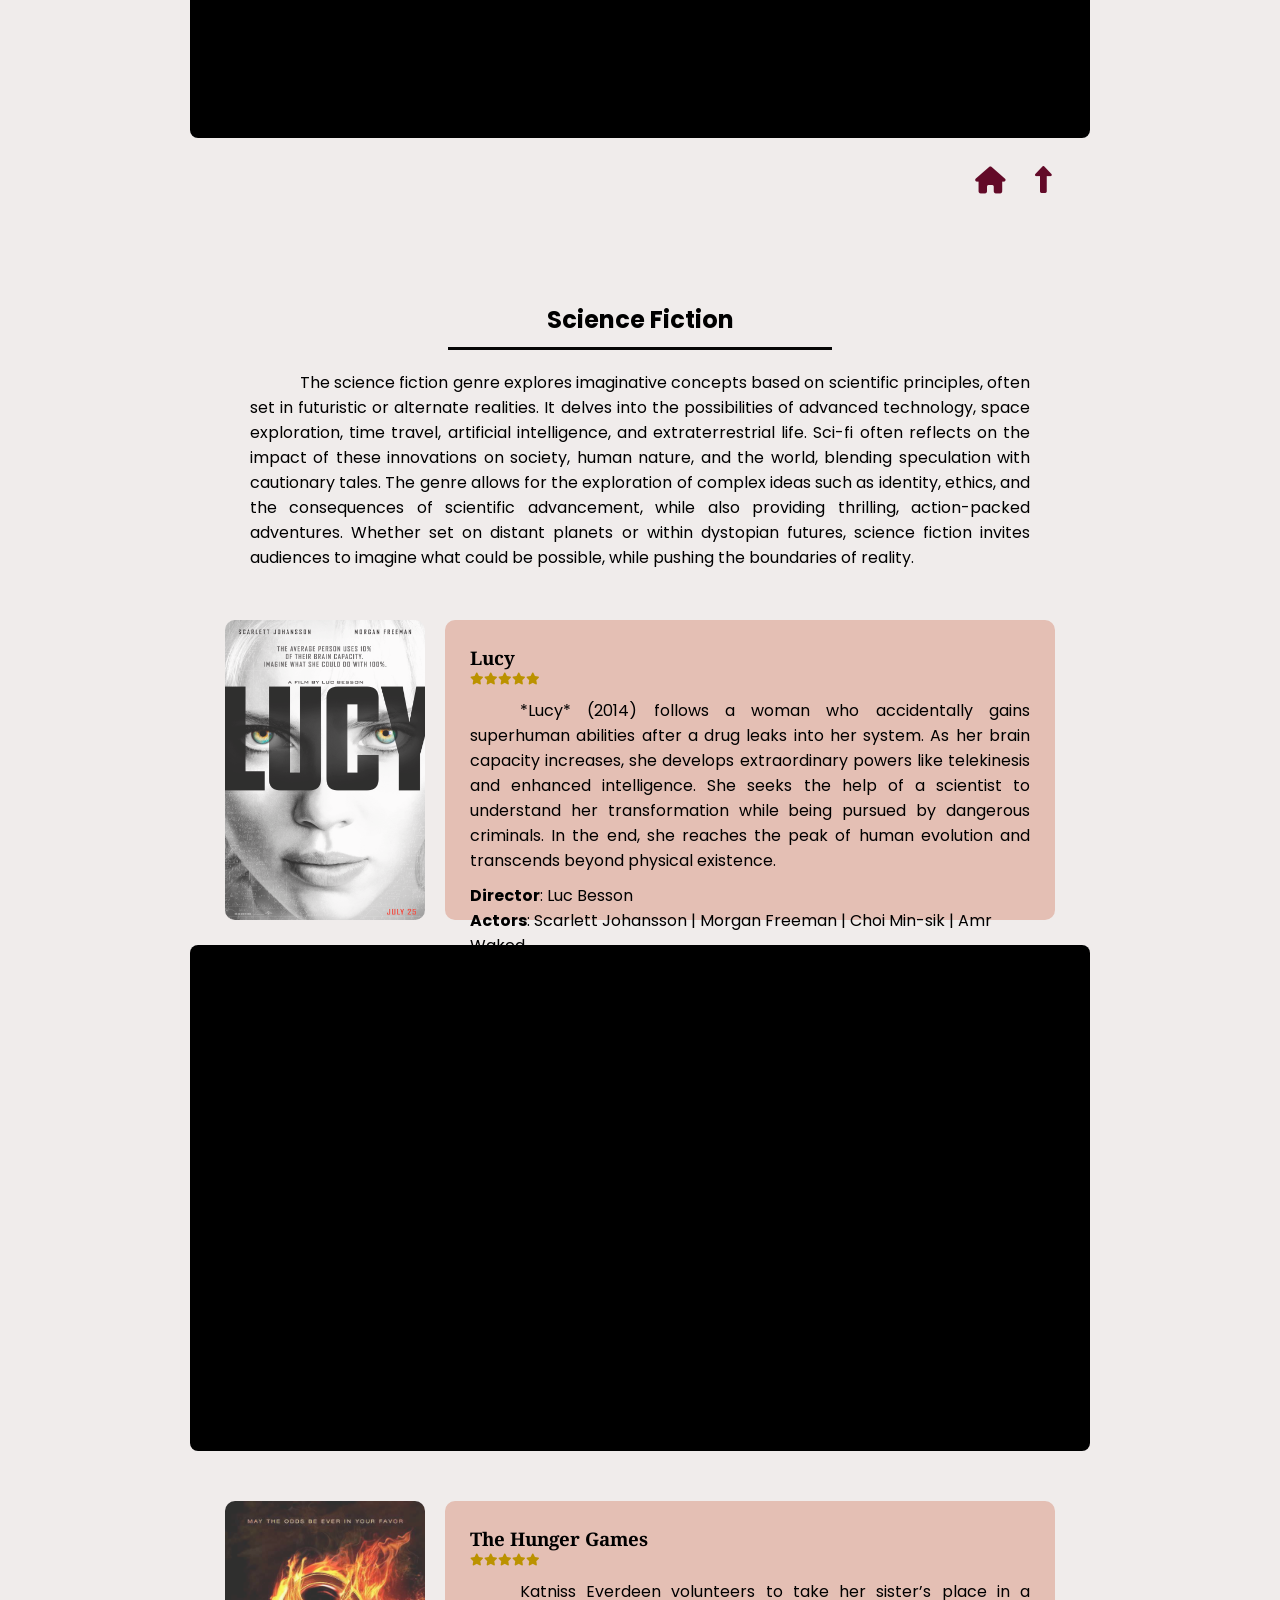
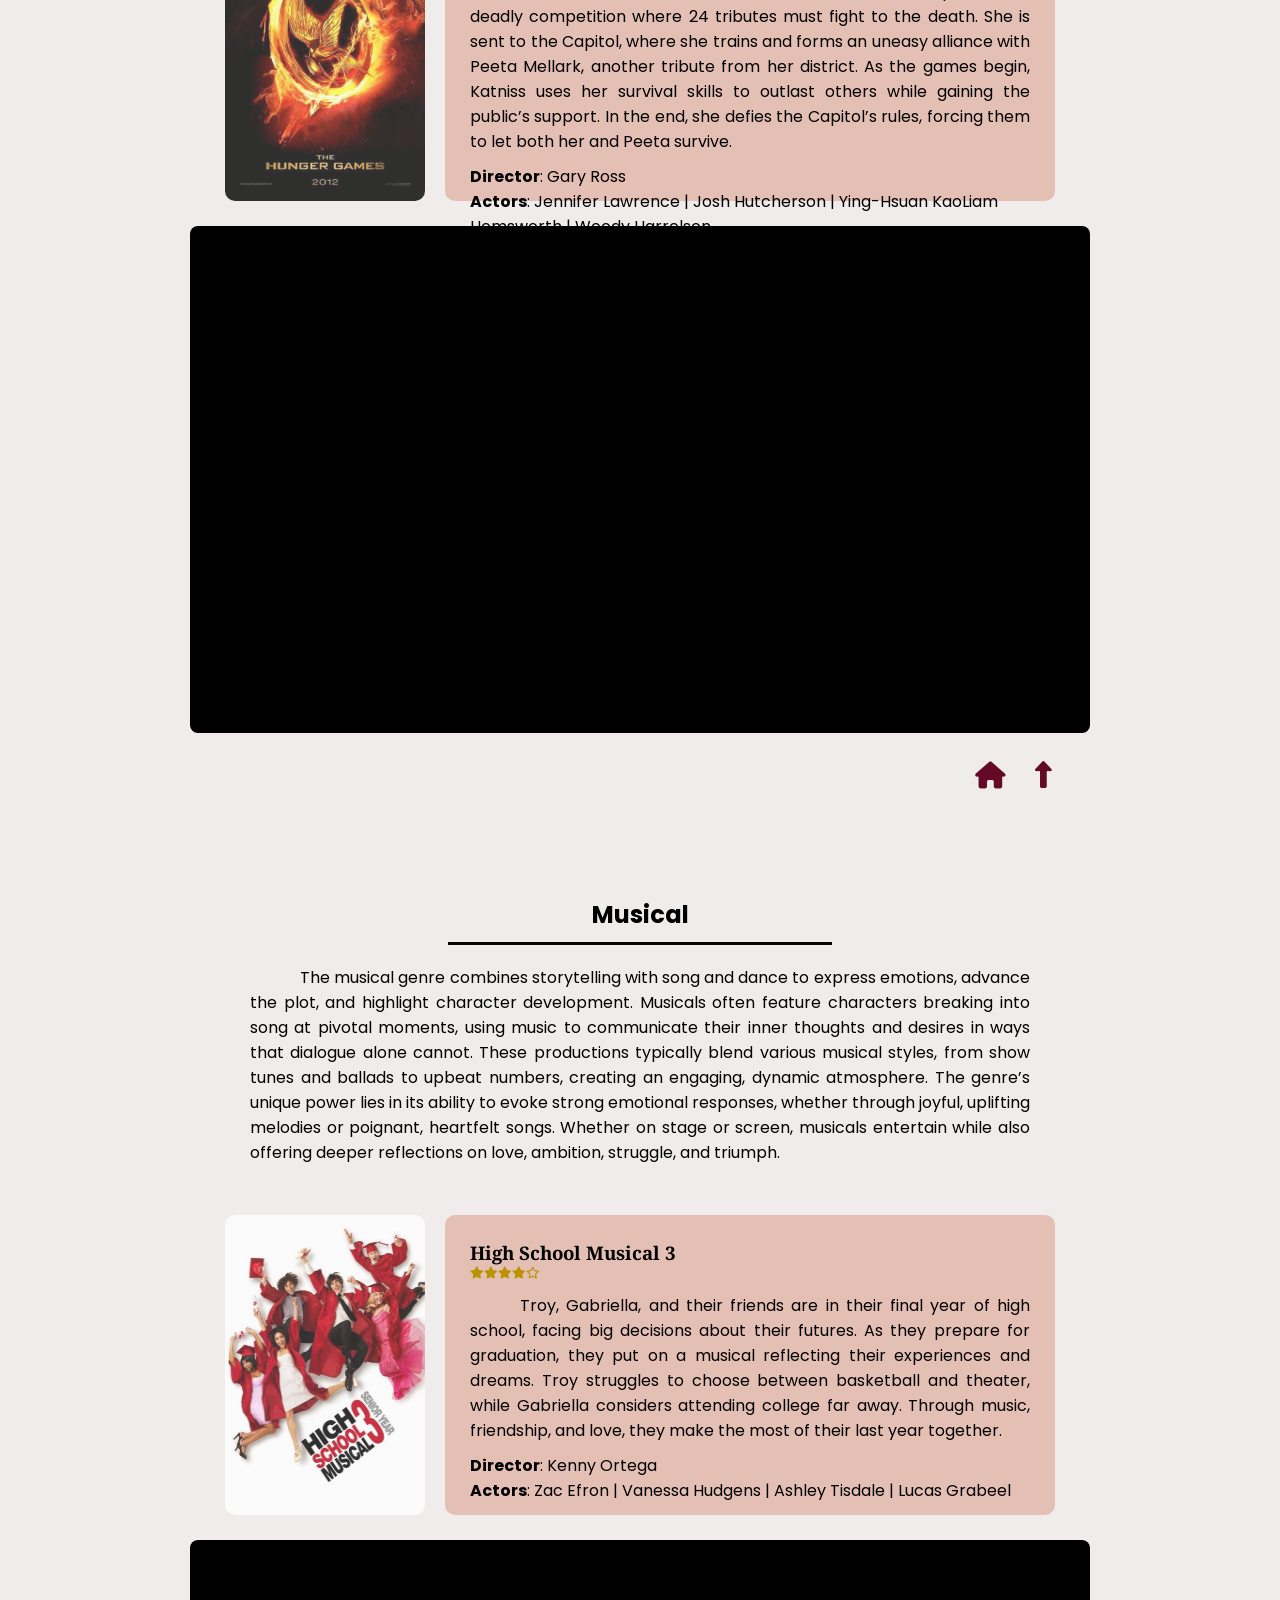
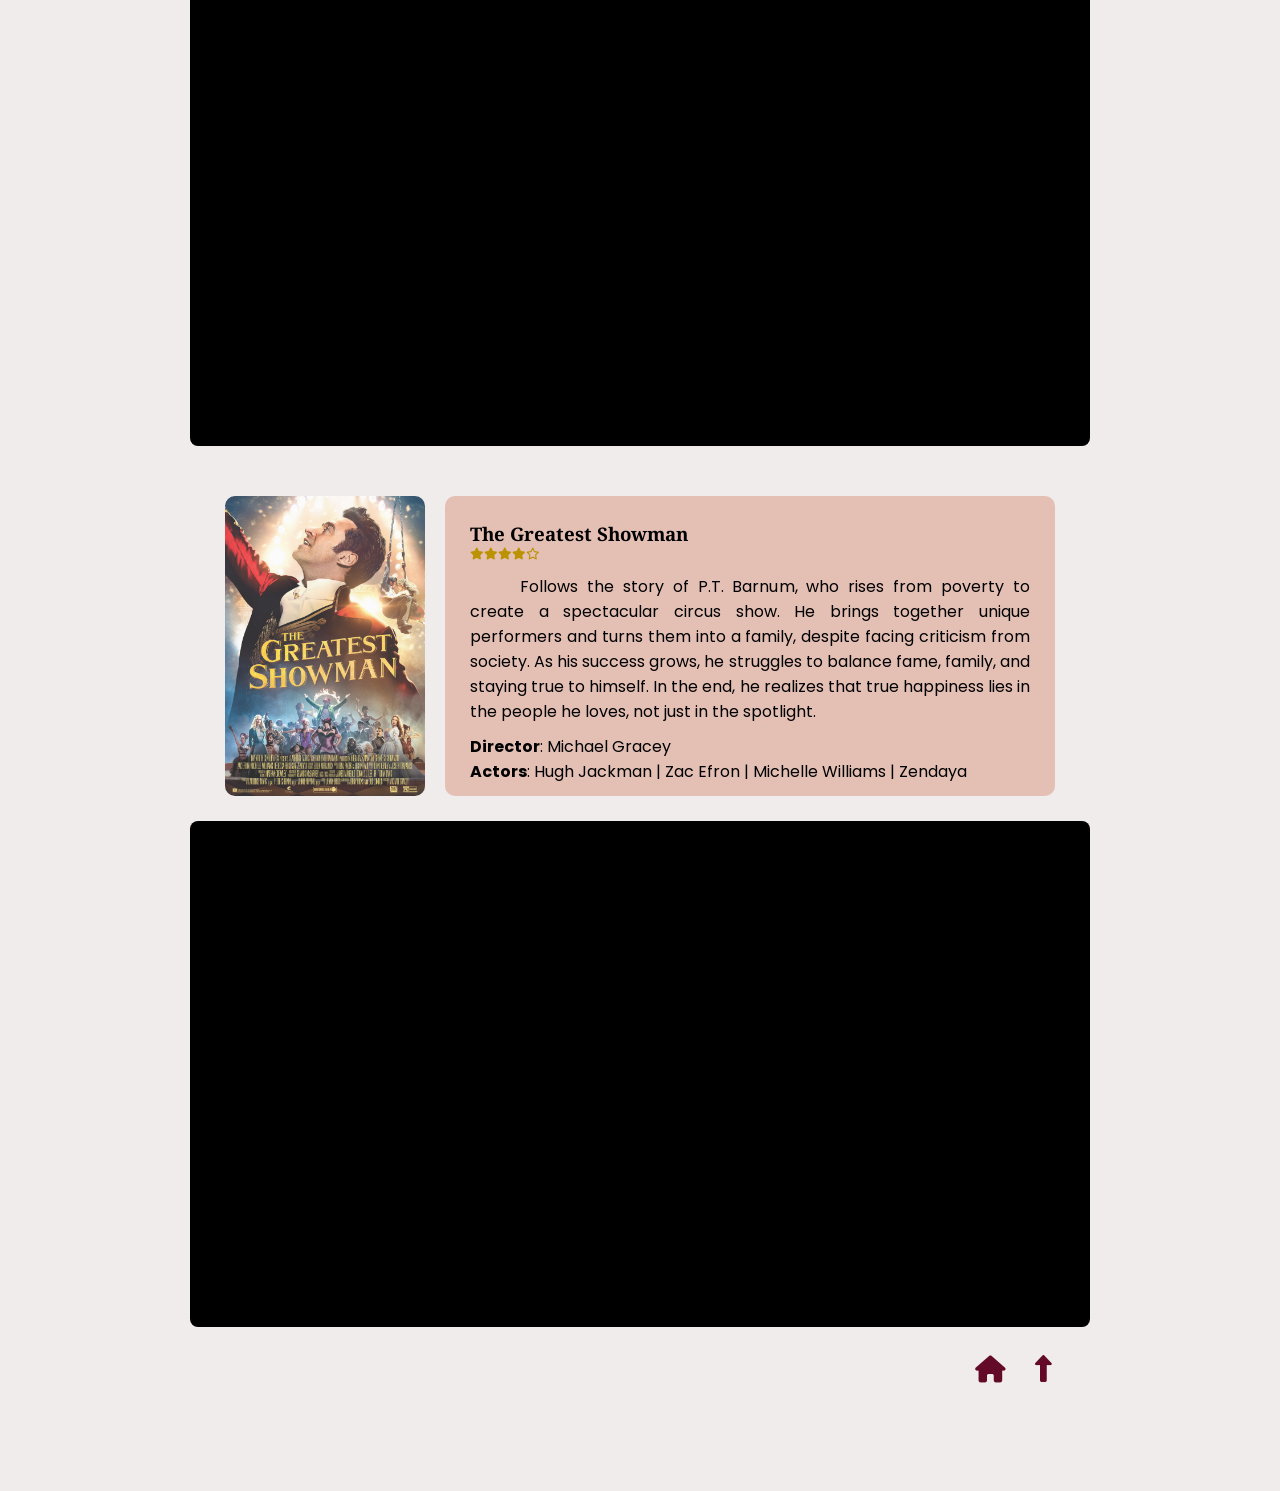
<file: media/film/film.html>
<!DOCTYPE html>
<html lang="en">
<head>
  <meta charset="UTF-8">
  <link href="https://fonts.googleapis.com/css2?family=Abril+Fatface&display=swap" rel="stylesheet">
  <link href='https://fonts.googleapis.com/css?family=Poppins' rel='stylesheet'>
  <link href="https://fonts.googleapis.com/css2?family=Noto+Serif:wght@400;700&display=swap" rel="stylesheet">
  <link rel="stylesheet" href="https://cdnjs.cloudflare.com/ajax/libs/font-awesome/6.7.2/css/all.min.css">
  <link rel="stylesheet" href="film.css">
  <title>Favorite Movie Films</title>
</head>
<body>
    <!--MARCIANO, LATISHA-->
    <!--CIP1101-ITAD-->

    <header>
        <nav>
            <ul class="nav-links">
            <i class="fa-solid fa-puzzle-piece fa-2xl" style="color: #AD9E8F; margin-right: 20px"></i>
            <li ><a href="../../index.html">Home</a></li>
            <li><a href="../../biography/biography.html">About</a></li>
            <li><a href="../../skills/skills.html">Skills</a></li>
            <li><a href="../../resume/resume.html">Resume</a></li>
            <li><a href="../../Photo Dump/gallery.html">Gallery</a></li>
            <li><a href="../beat/beat.html">Beats</a></li>
            <li><a href="./film.html" class="active">Movies</a></li>
            <li><a href="../shows/tv.html">TV Shows</a></li>
            <li><a href="../../places/dream.html">Dream Places</a></li>
            <li><a href="../../bucket list/bucket.html">Bucket List</a></li>
            </ul>
        </nav>
        <a href="mailto:marciano.latisha@ue.edu.ph"><button>Contact</button></a>
    </header>

    <div class="introduction">
        <h1>Welcome to My Movie Universe! 🍿🎬</h1>
        <p>Lights, camera, action! 🎥 Step into a world of thrills, love stories, futuristic wonders, and musical magic—a collection of my favorite films that have left a lasting impression. Whether it’s the spine-chilling suspense of horror, the heart-fluttering moments of romance, the mind-bending adventures of science fiction, or the feel-good melodies of musicals, each movie here holds a special place in my heart.</p>

        <ul class="nav-links">
            <li ><a href="../../index.html"><i class="fa-solid fa-house"></i></a></li>
            <li><a href="#horror">👻 Horror</a></li>
            <li><a href="#romance">💖 Romance</a></li>
            <li><a href="#scifi">🚀 Science Fiction</a></li>
            <li><a href="#musical">🎵 Musical</a></li>            
        </ul>
    </div>

    <div class="section" id="horror">
        <h2>Horror</h2>
        <hr>
        <p>The horror genre is designed to evoke fear, suspense, and unease in its audience through supernatural, psychological, or grotesque elements. It often features eerie settings, terrifying creatures, or malevolent forces that threaten the characters' safety or sanity. Horror stories can range from chilling ghost tales to psychological thrillers, and they frequently explore the darker side of human nature, the unknown, or the supernatural. The genre is known for building tension, creating a sense of dread, and delivering shocking or disturbing twists. Whether through physical terror or psychological torment, horror captivates by tapping into deep-seated fears, leaving a lasting impression on those brave enough to face it.</p>
        <div class="container">
            <a href="./assets/Incantation Movie Poster.jpg" target="image-viewer"><img src="./assets/Incantation Movie Poster.jpg" alt="" title="Movie Poster of Incantation"></a>
            <div class="content">
                <h3>Incantation</h3>
                <i class="fa-solid fa-star fa-xs" style="color: #BB9200"></i><i class="fa-solid fa-star fa-xs" style="color: #BB9200"></i><i class="fa-solid fa-star fa-xs" style="color: #BB9200"></i><i class="fa-solid fa-star fa-xs" style="color: #BB9200"></i><i class="fa-regular fa-star fa-xs" style="color: #BB9200"></i>
                <p>Six years ago, Li Ronan broke a sacred religious taboo, unknowingly bringing a deadly curse upon herself and her loved ones. Now, she fights to protect her young daughter, Dodo, from the sinister forces that have haunted her ever since. Through eerie found-footage recordings, Ronan retraces the horrifying events that led to the curse, uncovering dark rituals, chilling symbols, and an unspeakable truth buried within an ancient cult.</p>
                <h4><strong>Director</strong>: Kevin Cho</h4>
                <h4><strong>Actors</strong>: Hsuan-yen Tsai | Sin-Ting Huang | Ying-Hsuan Kao</h4>
            </div>
        </div>
        <div class="custom-video">
            <iframe src="https://www.youtube.com/embed/HnyNZdcL_GY?si=rQe25V6yOUXZkeXI&controls=1&autoplay=0&loop=0" 
                title="YouTube video player" 
                allowfullscreen>
            </iframe>
        </div>

        <div class="container">
            <a href="./assets/The Conjuring Movie Poster.jpg" target="image-viewer"><img src="./assets/The Conjuring Movie Poster.jpg" alt="" title="Movie Poster of Conjuring"></a>
            <div class="content">
                <h3>The Conjuring</h3>
                <i class="fa-solid fa-star fa-xs" style="color: #BB9200"></i><i class="fa-solid fa-star fa-xs" style="color: #BB9200"></i><i class="fa-solid fa-star fa-xs" style="color: #BB9200"></i><i class="fa-regular fa-star fa-xs" style="color: #BB9200"></i><i class="fa-regular fa-star fa-xs" style="color: #BB9200"></i>
                <p>In 1971, the Perron family moves into an old farmhouse in Rhode Island, only to experience terrifying paranormal events. Desperate for help, they turn to Ed and Lorraine Warren, renowned demonologists, who uncover the house’s dark history. As the haunting escalates, Bathsheba possesses Carolyn Perron, forcing the Warrens to conduct a dangerous exorcism to save her and her family.</p>
                <h4><strong>Director</strong>: James Wan</h4>
                <h4><strong>Actors</strong>: Patrick Wilson | Vera Farmiga | Lili Taylor | Ron Livingston</h4>
            </div>
        </div>
        <div class="custom-video">
            <iframe src="https://www.youtube.com/embed/ejMMn0t58Lc?si=x8lCEs-I7AEV_SFd" 
                title="YouTube video player" 
                allowfullscreen>
            </iframe>
        </div>
        <div class="section-button">
            <a href="../../index.html"><i class="fa-solid fa-house fa-xl" style="color: #630A28"></i></a>
            <a href="#top"><i class="fa-solid fa-up-long fa-xl" style="color: #630A28"></i></a>
        </div>
    </div>

    <div class="section" id="romance">
        <h2>Romance</h2>
        <hr>
        <p>The romance genre focuses on the passionate and emotional connections between characters, often highlighting the development of love and relationships. These stories typically revolve around the journey of two individuals as they navigate obstacles, misunderstandings, and personal growth to find happiness together. Romance can take many forms, from sweet and tender love stories to intense, dramatic relationships. At its core, the genre emphasizes themes of love, desire, vulnerability, and emotional fulfillment. Whether set in a contemporary or historical context, the romance genre ultimately explores the transformative power of love and the complexities of human connection.</p>
        <div class="container">
            <a href="./assets/To All The Boys I_ve Loved Before Movie Poster.jpg" target="image-viewer"><img src="./assets/To All The Boys I_ve Loved Before Movie Poster.jpg" alt="" title="Movie Poster of To All The Boys I've Loved Before"></a>
            <div class="content">
                <h3>To All The Boys I've Loved Before</h3>
                <i class="fa-solid fa-star fa-xs" style="color: #BB9200"></i><i class="fa-solid fa-star fa-xs" style="color: #BB9200"></i><i class="fa-solid fa-star fa-xs" style="color: #BB9200"></i><i class="fa-solid fa-star fa-xs" style="color: #BB9200"></i><i class="fa-solid fa-star fa-xs" style="color: #BB9200"></i>
                <p>Lara Jean Covey's secret love letters to her past crushes are accidentally sent out, turning her quiet high school life upside down. To save face, she pretends to date Peter Kavinsky, one of the recipients, but their fake relationship starts to feel real. As she navigates love, friendship, and family, Lara Jean must confront her true feelings. In the end, she learns to embrace vulnerability and take a chance on love.</p>
                <h4><strong>Director</strong>: Susan Johnson</h4>
                <h4><strong>Actors</strong>: Lana Condor | Noah Centineo | Janel Parrish | Anna Cathcart</h4>
            </div>
        </div>
        <div class="custom-video">
            <iframe src="https://www.youtube.com/embed/555oiY9RWM4?si=xG8wtfkzZHdpY34m" 
                title="YouTube video player" 
                allowfullscreen>
            </iframe>
        </div>

        <div class="container">
            <a href="./assets/Twilight Saga Movie.jpg" target="image-viewer"><img src="./assets/Twilight Saga Movie.jpg" alt="" title="Movie Poster of Twilight"></a>
            <div class="content">
                <h3>Twilight</h3>
                <i class="fa-solid fa-star fa-xs" style="color: #BB9200"></i><i class="fa-solid fa-star fa-xs" style="color: #BB9200"></i><i class="fa-solid fa-star fa-xs" style="color: #BB9200"></i><i class="fa-solid fa-star fa-xs" style="color: #BB9200"></i><i class="fa-regular fa-star fa-xs" style="color: #BB9200"></i>
                <p><p>Bella Swan moves to the small town of Forks and falls in love with Edward Cullen. She soon discovers that Edward is a vampire who struggles to resist his desire for her blood. Their love is tested when a dangerous vampire, James, hunts Bella for sport. Edward and his family fight to protect Bella, leading to a deadly confrontation.</p>
                <h4><strong>Director</strong>: Catherine Hardwicke</h4>
                <h4><strong>Actors</strong>: Kristen Stewart | Robert Pattinson | Taylor Lautner | Billy Burke </h4>
            </div>
        </div>
        <div class="custom-video">
            <iframe src="https://www.youtube.com/embed/nxvGVSc6Ls8?si=o9V44E-bcag2RzWQ" 
                title="YouTube video player" 
                allowfullscreen>
            </iframe>
        </div>
        <div class="section-button">
            <a href="../../index.html"><i class="fa-solid fa-house fa-xl" style="color: #630A28"></i></a>
            <a href="#top"><i class="fa-solid fa-up-long fa-xl" style="color: #630A28"></i></a>
          </div>
    </div>

    <div class="section" id="scifi">
        <h2>Science Fiction</h2>
        <hr>
        <p>The science fiction genre explores imaginative concepts based on scientific principles, often set in futuristic or alternate realities. It delves into the possibilities of advanced technology, space exploration, time travel, artificial intelligence, and extraterrestrial life. Sci-fi often reflects on the impact of these innovations on society, human nature, and the world, blending speculation with cautionary tales. The genre allows for the exploration of complex ideas such as identity, ethics, and the consequences of scientific advancement, while also providing thrilling, action-packed adventures. Whether set on distant planets or within dystopian futures, science fiction invites audiences to imagine what could be possible, while pushing the boundaries of reality.</p>
        <div class="container">
            <a href="./assets/Lucy Movie Poster.jpg" target="image-viewer"><img src="./assets/Lucy Movie Poster.jpg" alt="" title="Movie Poster of Lucy"></a>
            <div class="content">
                <h3>Lucy</h3>
                <i class="fa-solid fa-star fa-xs" style="color: #BB9200"></i><i class="fa-solid fa-star fa-xs" style="color: #BB9200"></i><i class="fa-solid fa-star fa-xs" style="color: #BB9200"></i><i class="fa-solid fa-star fa-xs" style="color: #BB9200"></i><i class="fa-solid fa-star fa-xs" style="color: #BB9200"></i>
                <p>*Lucy* (2014) follows a woman who accidentally gains superhuman abilities after a drug leaks into her system. As her brain capacity increases, she develops extraordinary powers like telekinesis and enhanced intelligence. She seeks the help of a scientist to understand her transformation while being pursued by dangerous criminals. In the end, she reaches the peak of human evolution and transcends beyond physical existence.</p>
                <h4><strong>Director</strong>: Luc Besson</h4>
                <h4><strong>Actors</strong>: Scarlett Johansson | Morgan Freeman | Choi Min-sik | Amr Waked </h4>
            </div>
        </div>
        <div class="custom-video">
            <iframe src="https://www.youtube.com/embed/bN7ksFEVO9U?si=r7kNJYOffhbA8oBY" 
                title="YouTube video player" 
                allowfullscreen>
            </iframe>
        </div>

        <div class="container">
            <a href="./assets/The Hunger Games Movie Poster.jpg" target="image-viewer"><img src="./assets/The Hunger Games Movie Poster.jpg" alt="" title="Movie Poster of The Hunger Games"></a>
            <div class="content">
                <h3>The Hunger Games</h3>
                <i class="fa-solid fa-star fa-xs" style="color: #BB9200"></i><i class="fa-solid fa-star fa-xs" style="color: #BB9200"></i><i class="fa-solid fa-star fa-xs" style="color: #BB9200"></i><i class="fa-solid fa-star fa-xs" style="color: #BB9200"></i><i class="fa-solid fa-star fa-xs" style="color: #BB9200"></i>
                <p>Katniss Everdeen volunteers to take her sister’s place in a deadly competition where 24 tributes must fight to the death. She is sent to the Capitol, where she trains and forms an uneasy alliance with Peeta Mellark, another tribute from her district. As the games begin, Katniss uses her survival skills to outlast others while gaining the public’s support. In the end, she defies the Capitol’s rules, forcing them to let both her and Peeta survive.</p>
                <h4><strong>Director</strong>: Gary Ross</h4>
                <h4><strong>Actors</strong>: Jennifer Lawrence | Josh Hutcherson | Ying-Hsuan KaoLiam Hemsworth | Woody Harrelson</h4>
            </div>
        </div>
        <div class="custom-video">
            <iframe src="https://www.youtube.com/embed/mfmrPu43DF8?si=O9FTwrrsQvLGn4cR" 
                title="YouTube video player" 
                allowfullscreen>
            </iframe>
        </div>
        <div class="section-button">
            <a href="../../index.html"><i class="fa-solid fa-house fa-xl" style="color: #630A28"></i></a>
            <a href="#top"><i class="fa-solid fa-up-long fa-xl" style="color: #630A28"></i></a>
          </div>
    </div>

    <div class="section" id="musical">
        <h2>Musical</h2>
        <hr>
        <p>The musical genre combines storytelling with song and dance to express emotions, advance the plot, and highlight character development. Musicals often feature characters breaking into song at pivotal moments, using music to communicate their inner thoughts and desires in ways that dialogue alone cannot. These productions typically blend various musical styles, from show tunes and ballads to upbeat numbers, creating an engaging, dynamic atmosphere. The genre’s unique power lies in its ability to evoke strong emotional responses, whether through joyful, uplifting melodies or poignant, heartfelt songs. Whether on stage or screen, musicals entertain while also offering deeper reflections on love, ambition, struggle, and triumph.</p>
        <div class="container">
            <a href="./assets/High School Musical 3 Movie Poster.jpg" target="image-viewer"><img src="./assets/High School Musical 3 Movie Poster.jpg" alt="" title="Movie Poster of High School Musical 3"></a>
            <div class="content">
                <h3>High School Musical 3</h3>
                <i class="fa-solid fa-star fa-xs" style="color: #BB9200"></i><i class="fa-solid fa-star fa-xs" style="color: #BB9200"></i><i class="fa-solid fa-star fa-xs" style="color: #BB9200"></i><i class="fa-solid fa-star fa-xs" style="color: #BB9200"></i><i class="fa-regular fa-star fa-xs" style="color: #BB9200"></i>
                <p>Troy, Gabriella, and their friends are in their final year of high school, facing big decisions about their futures. As they prepare for graduation, they put on a musical reflecting their experiences and dreams. Troy struggles to choose between basketball and theater, while Gabriella considers attending college far away. Through music, friendship, and love, they make the most of their last year together.</p>
                <h4><strong>Director</strong>: Kenny Ortega</h4>
                <h4><strong>Actors</strong>: Zac Efron | Vanessa Hudgens | Ashley Tisdale | Lucas Grabeel</h4>
            </div>
        </div>
        <div class="custom-video">
            <iframe src="https://www.youtube.com/embed/bEQXcbqvbT0?si=V5WVWTkg95gfrAve" 
                title="YouTube video player" 
                allowfullscreen>
            </iframe>
        </div>

        <div class="container">
            <a href="./assets/The Greatest Showman Movie Poster.jpg" target="image-viewer"><img src="./assets/The Greatest Showman Movie Poster.jpg" alt="" title="Movie Poster of The Greatest Showman"></a>
            <div class="content">
                <h3>The Greatest Showman</h3>
                <i class="fa-solid fa-star fa-xs" style="color: #BB9200"></i><i class="fa-solid fa-star fa-xs" style="color: #BB9200"></i><i class="fa-solid fa-star fa-xs" style="color: #BB9200"></i><i class="fa-solid fa-star fa-xs" style="color: #BB9200"></i><i class="fa-regular fa-star fa-xs" style="color: #BB9200"></i>
                <p>Follows the story of P.T. Barnum, who rises from poverty to create a spectacular circus show. He brings together unique performers and turns them into a family, despite facing criticism from society. As his success grows, he struggles to balance fame, family, and staying true to himself. In the end, he realizes that true happiness lies in the people he loves, not just in the spotlight.</p>
                <h4><strong>Director</strong>: Michael Gracey</h4>
                <h4><strong>Actors</strong>: Hugh Jackman | Zac Efron | Michelle Williams | Zendaya</h4>
            </div>
        </div>
        <div class="custom-video">
            <iframe src="https://www.youtube.com/embed/kTXV-7-Qt7I?si=1fpIcxHP52P5hEfg" 
                title="YouTube video player" 
                allowfullscreen>
            </iframe>
        </div>
        <div class="section-button">
            <a href="../../index.html"><i class="fa-solid fa-house fa-xl" style="color: #630A28"></i></a>
            <a href="#top"><i class="fa-solid fa-up-long fa-xl" style="color: #630A28"></i></a>
          </div>
    </div>
</body>
</html>
</file>
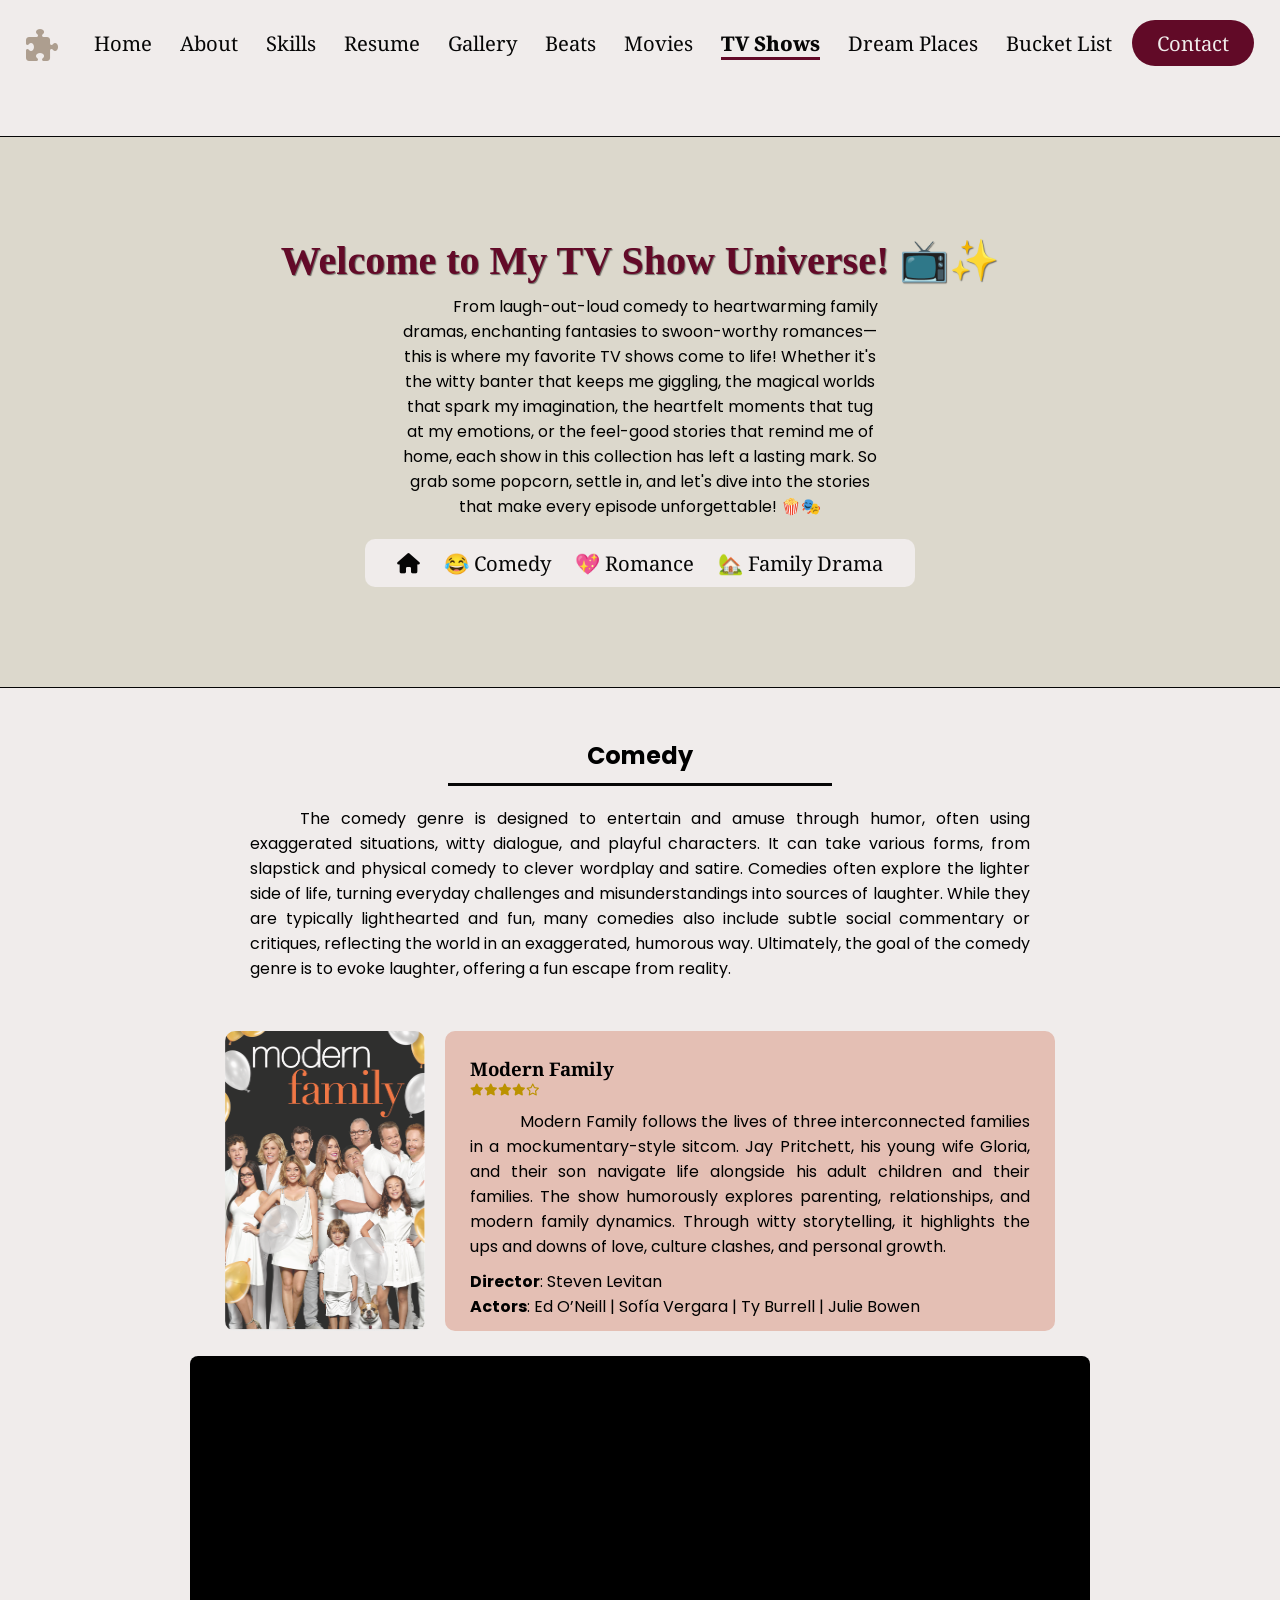
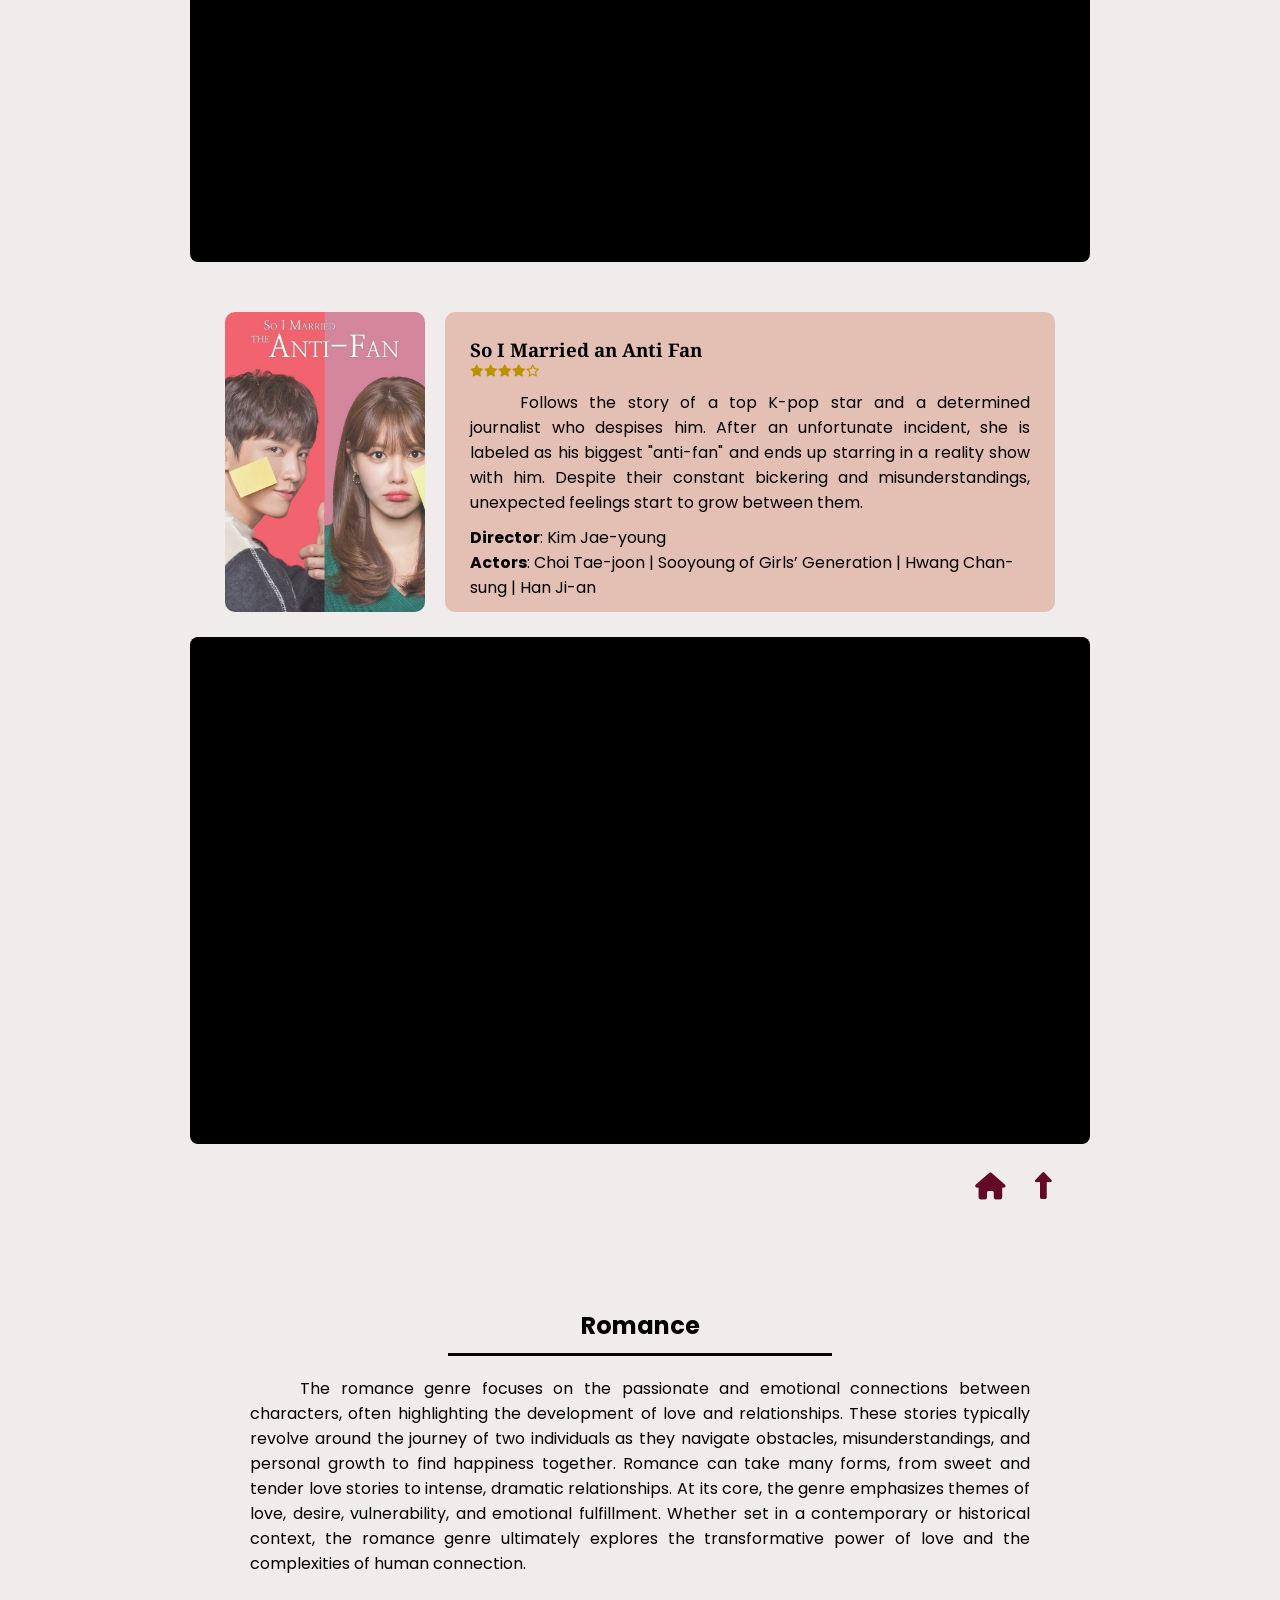
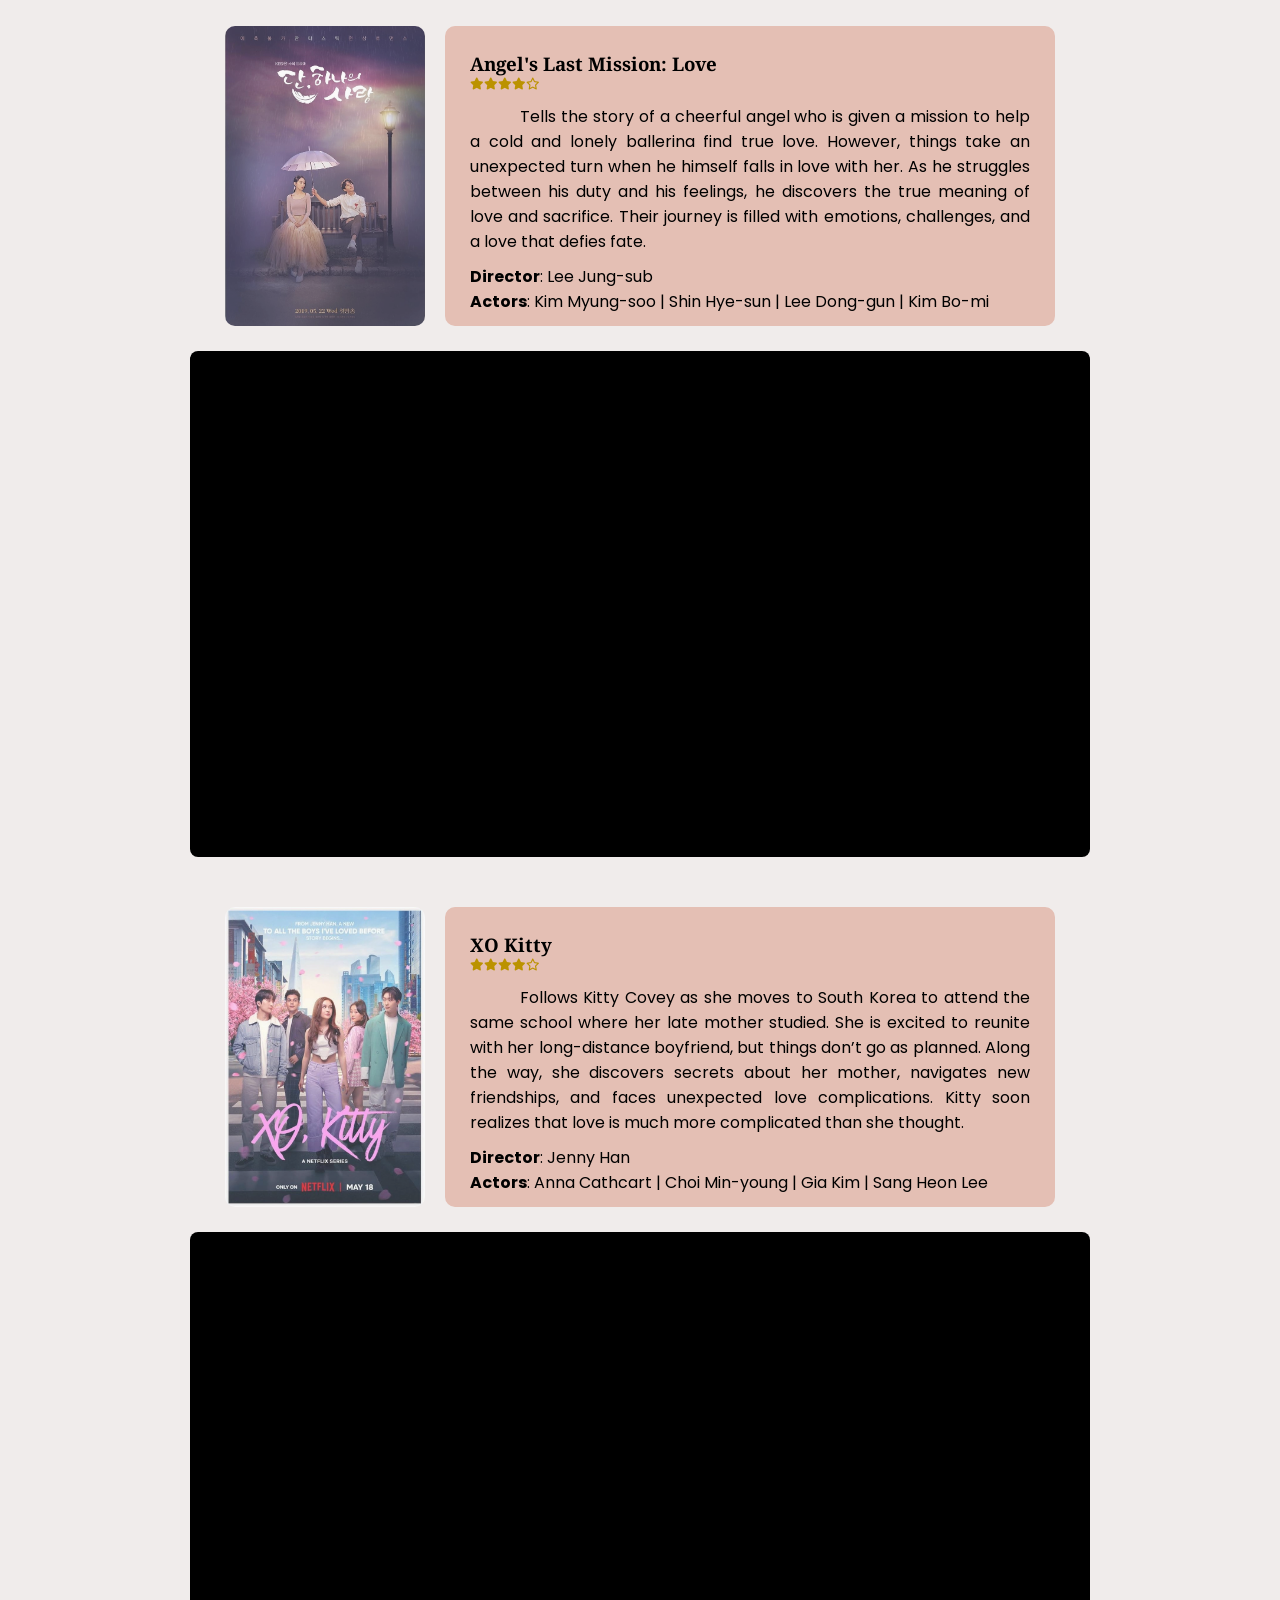
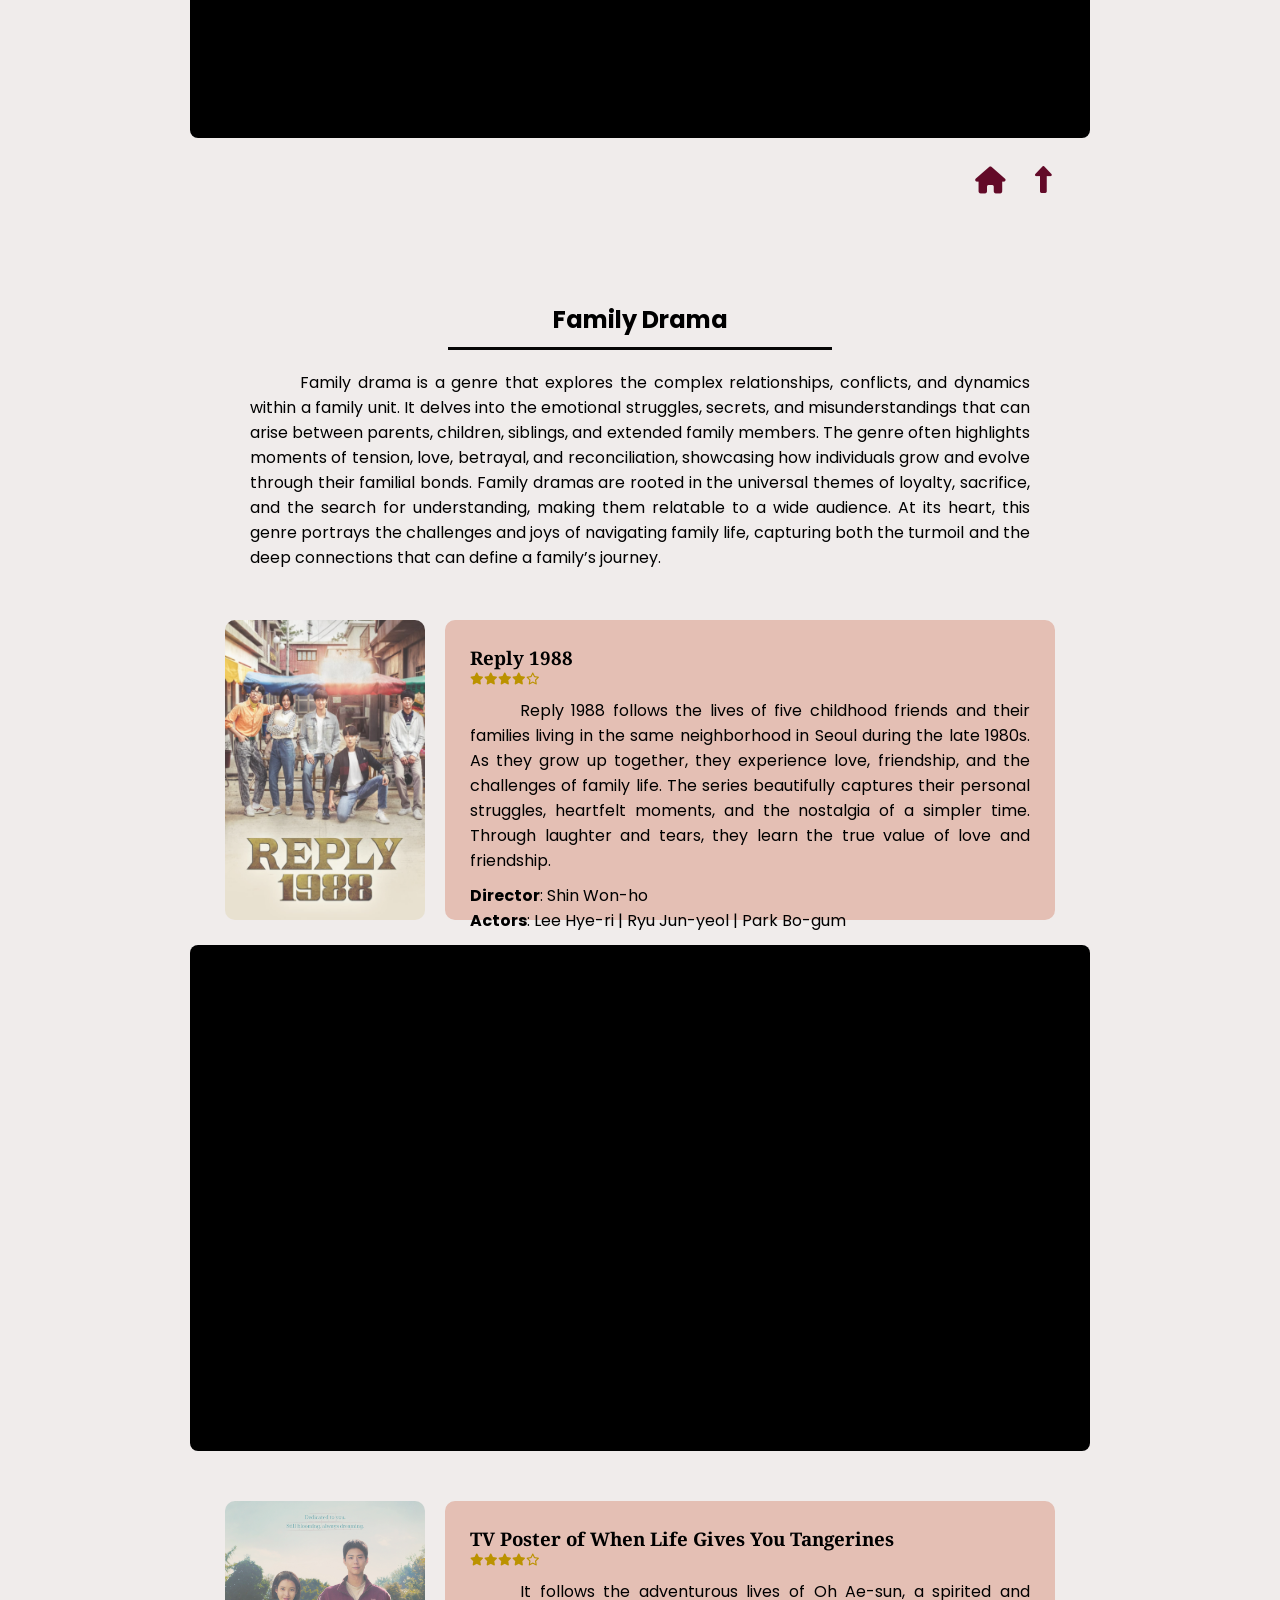
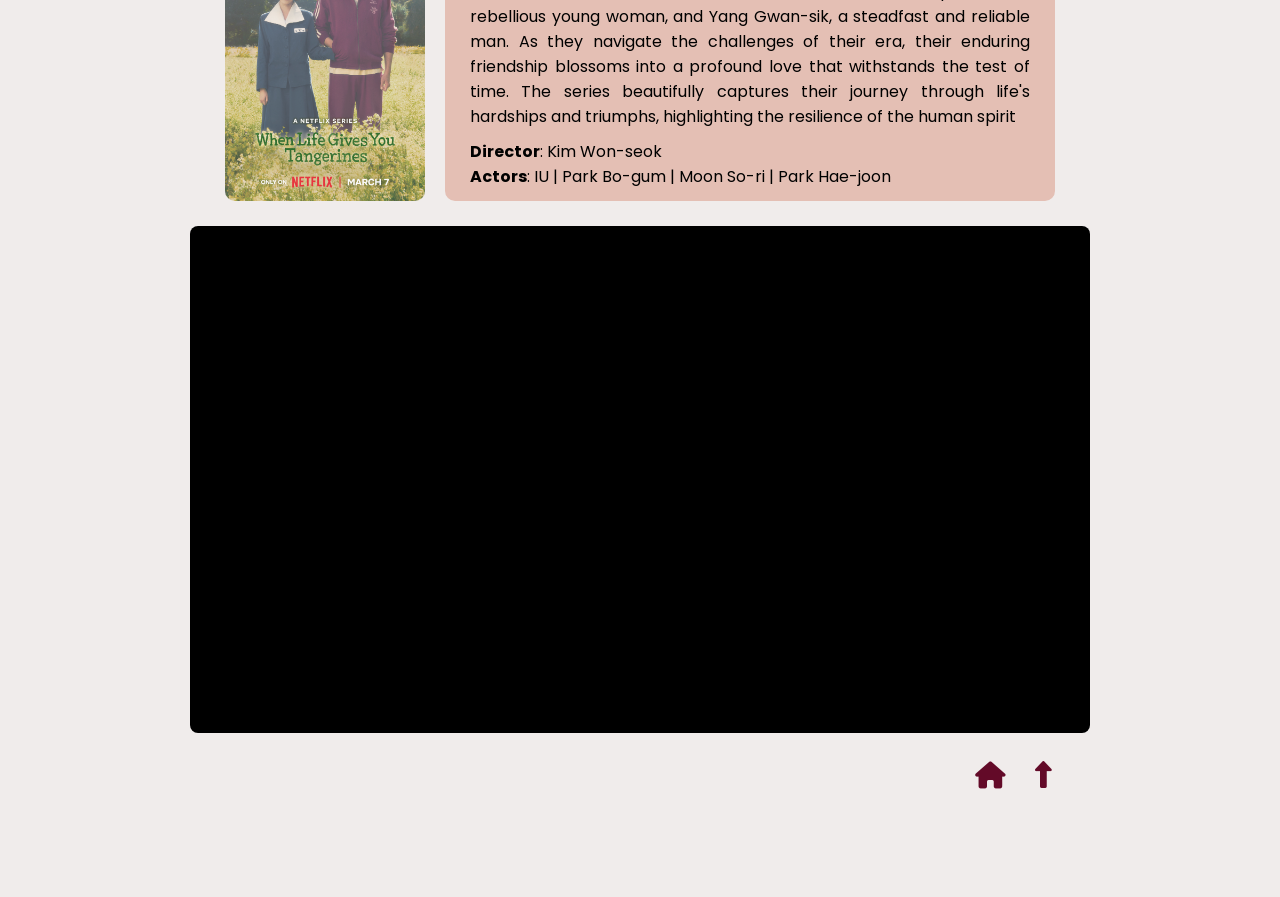
<file: media/shows/tv.html>
<!DOCTYPE html>
<html lang="en">
<head>
  <meta charset="UTF-8">
  <link href="https://fonts.googleapis.com/css2?family=Abril+Fatface&display=swap" rel="stylesheet">
  <link href='https://fonts.googleapis.com/css?family=Poppins' rel='stylesheet'>
  <link href="https://fonts.googleapis.com/css2?family=Noto+Serif:wght@400;700&display=swap" rel="stylesheet">
  <link rel="stylesheet" href="https://cdnjs.cloudflare.com/ajax/libs/font-awesome/6.7.2/css/all.min.css">
  <link rel="stylesheet" href="../film/film.css">
  <title>Favorite TV Shows</title>
</head>
<body>
    <!--MARCIANO, LATISHA-->
    <!--CIP1101-ITAD-->

    <header>
        <nav>
            <ul class="nav-links">
            <i class="fa-solid fa-puzzle-piece fa-2xl" style="color: #AD9E8F; margin-right: 20px"></i>
            <li ><a href="../../index.html">Home</a></li>
            <li><a href="../../biography/biography.html">About</a></li>
            <li><a href="../../skills/skills.html">Skills</a></li>
            <li><a href="../../resume/resume.html">Resume</a></li>
            <li><a href="../../Photo Dump/gallery.html">Gallery</a></li>
            <li><a href="../beat/beat.html">Beats</a></li>
            <li><a href="../film/film.html">Movies</a></li>
            <li><a href="./tv.html" class="active">TV Shows</a></li>
            <li><a href="../../places/dream.html">Dream Places</a></li>
            <li><a href="../../bucket list/bucket.html">Bucket List</a></li>
            </ul>
        </nav>
        <a href="mailto:marciano.latisha@ue.edu.ph"><button>Contact</button></a>
    </header>

    <div class="introduction">
        <h1>Welcome to My TV Show Universe! 📺✨</h1>
        <p>From laugh-out-loud comedy to heartwarming family dramas, enchanting fantasies to swoon-worthy romances—this is where my favorite TV shows come to life! Whether it's the witty banter that keeps me giggling, the magical worlds that spark my imagination, the heartfelt moments that tug at my emotions, or the feel-good stories that remind me of home, each show in this collection has left a lasting mark. So grab some popcorn, settle in, and let's dive into the stories that make every episode unforgettable! 🍿🎭

        </p>

        <ul class="nav-links">
            <li ><a href="../../index.html"><i class="fa-solid fa-house"></i></a></li>
            <li><a href="#comedy">😂 Comedy</a></li>
            <li><a href="#romance">💖 Romance</a></li>
            <li><a href="#family">🏡 Family Drama</a></li>            
        </ul>
    </div>

    <div class="section" id="comedy">
        <h2>Comedy</h2>
        <hr>
        <p>The comedy genre is designed to entertain and amuse through humor, often using exaggerated situations, witty dialogue, and playful characters. It can take various forms, from slapstick and physical comedy to clever wordplay and satire. Comedies often explore the lighter side of life, turning everyday challenges and misunderstandings into sources of laughter. While they are typically lighthearted and fun, many comedies also include subtle social commentary or critiques, reflecting the world in an exaggerated, humorous way. Ultimately, the goal of the comedy genre is to evoke laughter, offering a fun escape from reality.</p>
        <div class="container">
            <a href="./assets/Comedy-Modern Family.png" target="image-viewer"><img src="./assets/Comedy-Modern Family.png" alt="" title="TV Poster of Modern Family"></a>
            <div class="content">
                <h3>Modern Family</h3>
                <i class="fa-solid fa-star fa-xs" style="color: #BB9200"></i><i class="fa-solid fa-star fa-xs" style="color: #BB9200"></i><i class="fa-solid fa-star fa-xs" style="color: #BB9200"></i><i class="fa-solid fa-star fa-xs" style="color: #BB9200"></i><i class="fa-regular fa-star fa-xs" style="color: #BB9200"></i>
                <p>Modern Family follows the lives of three interconnected families in a mockumentary-style sitcom. Jay Pritchett, his young wife Gloria, and their son navigate life alongside his adult children and their families. The show humorously explores parenting, relationships, and modern family dynamics. Through witty storytelling, it highlights the ups and downs of love, culture clashes, and personal growth.</p>
                <h4><strong>Director</strong>:  Steven Levitan</h4>
                <h4><strong>Actors</strong>: Ed O’Neill | Sofía Vergara | Ty Burrell | Julie Bowen</h4>
            </div>
        </div>
        <div class="custom-video">
            <iframe src="https://www.youtube.com/embed/Ub_lfN2VMIo?si=Hi0R9LkbyW65h1EF" 
                title="YouTube video player" 
                allowfullscreen>
            </iframe>
        </div>

        <div class="container">
            <a href="./assets/Comedy-So I Married an Anti Fan.jpg" target="image-viewer"><img src="./assets/Comedy-So I Married an Anti Fan.jpg" alt="" title="TV Poster of So I Married an Anti Fan"></a>
            <div class="content">
                <h3>So I Married an Anti Fan</h3>
                <i class="fa-solid fa-star fa-xs" style="color: #BB9200"></i><i class="fa-solid fa-star fa-xs" style="color: #BB9200"></i><i class="fa-solid fa-star fa-xs" style="color: #BB9200"></i><i class="fa-solid fa-star fa-xs" style="color: #BB9200"></i><i class="fa-regular fa-star fa-xs" style="color: #BB9200"></i>
                <p>Follows the story of a top K-pop star and a determined journalist who despises him. After an unfortunate incident, she is labeled as his biggest "anti-fan" and ends up starring in a reality show with him. Despite their constant bickering and misunderstandings, unexpected feelings start to grow between them.</p>
                <h4><strong>Director</strong>: Kim Jae-young</h4>
                <h4><strong>Actors</strong>: Choi Tae-joon | Sooyoung of Girls’ Generation | Hwang Chan-sung | Han Ji-an</h4>
            </div>
        </div>
        <div class="custom-video">
            <iframe src="https://www.youtube.com/embed/uErgHozCCXU?si=hVh6FbFgO848TLHe" 
                title="YouTube video player" 
                allowfullscreen>
            </iframe>
        </div>
        <div class="section-button">
            <a href="../../index.html"><i class="fa-solid fa-house fa-xl" style="color: #630A28"></i></a>
            <a href="#top"><i class="fa-solid fa-up-long fa-xl" style="color: #630A28"></i></a>
        </div>
    </div>

    <div class="section" id="romance">
        <h2>Romance</h2>
        <hr>
        <p>The romance genre focuses on the passionate and emotional connections between characters, often highlighting the development of love and relationships. These stories typically revolve around the journey of two individuals as they navigate obstacles, misunderstandings, and personal growth to find happiness together. Romance can take many forms, from sweet and tender love stories to intense, dramatic relationships. At its core, the genre emphasizes themes of love, desire, vulnerability, and emotional fulfillment. Whether set in a contemporary or historical context, the romance genre ultimately explores the transformative power of love and the complexities of human connection.</p>
        <div class="container">
            <a href="./assets/Romance-Angel_Last Mission.jpg" target="image-viewer"><img src="./assets/Romance-Angel_Last Mission.jpg" alt="" title="TV Poster of Angel's Last Mission: Love"></a>
            <div class="content">
                <h3>Angel's Last Mission: Love</h3>
                <i class="fa-solid fa-star fa-xs" style="color: #BB9200"></i><i class="fa-solid fa-star fa-xs" style="color: #BB9200"></i><i class="fa-solid fa-star fa-xs" style="color: #BB9200"></i><i class="fa-solid fa-star fa-xs" style="color: #BB9200"></i><i class="fa-regular fa-star fa-xs" style="color: #BB9200"></i>
                <p>Tells the story of a cheerful angel who is given a mission to help a cold and lonely ballerina find true love. However, things take an unexpected turn when he himself falls in love with her. As he struggles between his duty and his feelings, he discovers the true meaning of love and sacrifice. Their journey is filled with emotions, challenges, and a love that defies fate.</p>
                <h4><strong>Director</strong>: Lee Jung-sub</h4>
                <h4><strong>Actors</strong>: Kim Myung-soo | Shin Hye-sun | Lee Dong-gun | Kim Bo-mi</h4>
            </div>
        </div>
        <div class="custom-video">
            <iframe src="https://www.youtube.com/embed/q5PtsRvlTiU?si=SQxYU7KyejC8IJRC" 
                title="YouTube video player" 
                allowfullscreen>
            </iframe>
        </div>

        <div class="container">
            <a href="./assets/Romance-XO Kitty.jpg" target="image-viewer"><img src="./assets/Romance-XO Kitty.jpg" alt="" title="TV Poster of XO Kitty"></a>
            <div class="content">
                <h3>XO Kitty</h3>
                <i class="fa-solid fa-star fa-xs" style="color: #BB9200"></i><i class="fa-solid fa-star fa-xs" style="color: #BB9200"></i><i class="fa-solid fa-star fa-xs" style="color: #BB9200"></i><i class="fa-solid fa-star fa-xs" style="color: #BB9200"></i><i class="fa-regular fa-star fa-xs" style="color: #BB9200"></i>
                <p>Follows Kitty Covey as she moves to South Korea to attend the same school where her late mother studied. She is excited to reunite with her long-distance boyfriend, but things don’t go as planned. Along the way, she discovers secrets about her mother, navigates new friendships, and faces unexpected love complications. Kitty soon realizes that love is much more complicated than she thought.</p>
                <h4><strong>Director</strong>: Jenny Han</h4>
                <h4><strong>Actors</strong>: Anna Cathcart | Choi Min-young | Gia Kim | Sang Heon Lee</h4>
            </div>
        </div>
        <div class="custom-video">
            <iframe src="https://www.youtube.com/embed/mw-HaoCQe9U?si=k7ou6pnijCjbLHKX" 
                title="YouTube video player" 
                allowfullscreen>
            </iframe>
        </div>
        <div class="section-button">
            <a href="../../index.html"><i class="fa-solid fa-house fa-xl" style="color: #630A28"></i></a>
            <a href="#top"><i class="fa-solid fa-up-long fa-xl" style="color: #630A28"></i></a>
          </div>
    </div>

    <div class="section" id="family">
        <h2>Family Drama</h2>
        <hr>
        <p>Family drama is a genre that explores the complex relationships, conflicts, and dynamics within a family unit. It delves into the emotional struggles, secrets, and misunderstandings that can arise between parents, children, siblings, and extended family members. The genre often highlights moments of tension, love, betrayal, and reconciliation, showcasing how individuals grow and evolve through their familial bonds. Family dramas are rooted in the universal themes of loyalty, sacrifice, and the search for understanding, making them relatable to a wide audience. At its heart, this genre portrays the challenges and joys of navigating family life, capturing both the turmoil and the deep connections that can define a family’s journey.</p>
        
        <div class="container">
            <a href="./assets/Family-Reply 1988.jpg" target="image-viewer"><img src="./assets/Family-Reply 1988.jpg" alt="" title="TV Poster of Reply 1988"></a>
            <div class="content">
                <h3>Reply 1988</h3>
                <i class="fa-solid fa-star fa-xs" style="color: #BB9200"></i><i class="fa-solid fa-star fa-xs" style="color: #BB9200"></i><i class="fa-solid fa-star fa-xs" style="color: #BB9200"></i><i class="fa-solid fa-star fa-xs" style="color: #BB9200"></i><i class="fa-regular fa-star fa-xs" style="color: #BB9200"></i>
                <p>Reply 1988 follows the lives of five childhood friends and their families living in the same neighborhood in Seoul during the late 1980s. As they grow up together, they experience love, friendship, and the challenges of family life. The series beautifully captures their personal struggles, heartfelt moments, and the nostalgia of a simpler time. Through laughter and tears, they learn the true value of love and friendship.</p>
                <h4><strong>Director</strong>: Shin Won-ho</h4>
                <h4><strong>Actors</strong>: Lee Hye-ri | Ryu Jun-yeol | Park Bo-gum</h4>
            </div>
        </div>
        <div class="custom-video">
            <iframe src="https://www.youtube.com/embed/c-EMf3JdxUA?si=4ZPXeaqgVpYQAIf3" 
                title="YouTube video player" 
                allowfullscreen>
            </iframe>
        </div>

        <div class="container">
            <a href="./assets/Family-WLGYT.jpg" target="image-viewer"><img src="./assets/Family-WLGYT.jpg" alt="" title="TV Poster of When Life Gives You Tangerines"></a>
            <div class="content">
                <h3>TV Poster of When Life Gives You Tangerines</h3>
                <i class="fa-solid fa-star fa-xs" style="color: #BB9200"></i><i class="fa-solid fa-star fa-xs" style="color: #BB9200"></i><i class="fa-solid fa-star fa-xs" style="color: #BB9200"></i><i class="fa-solid fa-star fa-xs" style="color: #BB9200"></i><i class="fa-regular fa-star fa-xs" style="color: #BB9200"></i>
                <p>It follows the adventurous lives of Oh Ae-sun, a spirited and rebellious young woman, and Yang Gwan-sik, a steadfast and reliable man. As they navigate the challenges of their era, their enduring friendship blossoms into a profound love that withstands the test of time. The series beautifully captures their journey through life's hardships and triumphs, highlighting the resilience of the human spirit</p>
                <h4><strong>Director</strong>: Kim Won-seok</h4>
                <h4><strong>Actors</strong>: IU | Park Bo-gum | Moon So-ri | Park Hae-joon</h4>
            </div>
        </div>
        <div class="custom-video">
            <iframe src="https://www.youtube.com/embed/4ECAaQkNAbc?si=qY0Kx8927gtilbRg" 
                title="YouTube video player" 
                allowfullscreen>
            </iframe>
        </div>
        <div class="section-button">
            <a href="../index.html"><i class="fa-solid fa-house fa-xl" style="color: #630A28"></i></a>
            <a href="#top"><i class="fa-solid fa-up-long fa-xl" style="color: #630A28"></i></a>
        </div>
    </div>
</body>
</html>
</file>
<file: index.css>
* {
    box-sizing: border-box;
    margin: 0;
    padding: 0;
    background-color: #F0ECEB;
}

li, a, button {
    font-family: 'Noto Serif', 'Georgia Pro', Georgia, Cambria, serif;
    font-size: 1.125em;
    color: #060606;
    text-decoration: none;
}

/* ---------------- HEADER SECTION ---------------- */
header {
    display: flex;
    justify-content: space-between;
    align-items: center;
    padding: 20px 2%;
}

.nav-links {
    list-style:none;
}

.nav-links li {
    display: inline-block;
    padding: 0 12px;
}

.nav-links li a {
    transition: all 0.3s ease 0s;
}

.nav-links li a:hover {
    color: #630A28;
    font-weight: 800;
    font-size: 1.25em;
}

.nav-links li a.active {
    position: relative;
    font-weight: 800;
}

.nav-links li a.active::after {
    content: "";
    position: absolute;
    left: 0;
    bottom: -3px;
    width: 100%;
    height: 3px;
    background-color:#630A28;
}

button {
    padding: 9px 25px;
    background-color: rgba(97, 10, 39, 1);
    color: #F0ECEB;
    border: none;
    border-radius: 50px;
    cursor: pointer;
    transition: all 0.3s ease 0s;
}

button:hover {
    background-color:rgba(99, 10, 40, 0.8);
}


/* ---------------- IMAGE ---------------- */
.img-landing {
    position: absolute;
    right: 0;
    padding: 0;
    margin: 0;
    margin-bottom: 0px;
    background-color: transparent;
}

.img-landing img {
    max-height: 90vh;
    width: auto;
    object-fit: cover;
    display: block;
    background-color: transparent;
}


/* ---------------- MAIN LANDING ---------------- */

.main-landing {
    display: flex;
    justify-content: space-between;
    align-items: center;
    padding: 30px 5%;
    margin: 2.5em 0px 3.75em;
    background-color: #DCD8CC;
}

.main-landing video {
    width: 40%;
    height: auto;
    border-radius: 10px;
}

.landing-header {
    background-color: hsla(44, 7%, 41%, 0);
    flex-grow: 1;
    padding: 90px 10px 70px; 
    border-left: 7px solid #050505;
    padding-left: 20px;
    line-height: 1.0;
    margin-left: 15px;
    width: 45%;
}

.landing-header h1, .landing-header h2, .landing-header p {
    background-color: #ddd9ce00;
}

.landing-header h1 {
    font-family: 'Abril-Fatface', Georgia, 'Georgia-Pro', Cambria, serif;
    font-size: 4.37em;
    text-align: left;
    color: #630A28;
    text-shadow: 1px 1px 1px rgba(0, 0, 0, 0.5);
    margin: 5px 0 0; 
    padding: 0;
    letter-spacing: 1px;
    word-spacing: 0.06em;
}

.landing-header h2 {
    font-size: 1.25em;
    margin: 0; 
    padding: 0;
    font-weight: normal
}

.landing-header p {
    margin: 5px 0 20px; 
    padding: 0;
    margin-right: 250px; 
    text-align: left; 
    text-indent: 0px;
    font-size: 1em
}

.landing-buttons {
    background-color: #DCD8CC;
    display: flex;
    gap: 20px;
    margin-top: 30px;
}

h2, p {
    font-family: Poppins, Roboto, Verdana, san-serif;
    color: #060606;
}
</file>
<file: biography/biography.css>
* {
    box-sizing: border-box;
    margin: 0;
    padding: 0;
}

body {
    background-color: #630A28;
}

hr {
    border: 0;
    height: 3px;
    background: #060606;
    width: 30%;
    margin: 5px auto;
}

h2, p {
    font-family: Poppins, Roboto, Verdana, san-serif;
}

h2 {
    text-align: center;
    font-size: 1.5em;
    
}

p {
    text-align: justify;
    text-indent: 50px;
    margin: 20px 100px;
    font-size: 1.0em;
}

b, strong {
    color: #630A28;
    font-weight: 700;
    text-shadow: 0px 0px 1px rgba(0, 0, 0, 0.2);
}

.gallery {
    display: flex;
    justify-content: center;
    gap: 20px;
    margin: 0 auto;
    width: fit-content; 
}
.gallery img {
    width: 200px; 
    height: 200px;
    object-fit: cover;
    border-radius: 30px;
    box-shadow: 0 4px 8px rgba(0, 0, 0, 0.1);
    opacity: 0.8;
    transition: all 0.3s ease 0s;
}

.gallery img:hover {
    transform: scale(1.1);
    transition: all 0.3s ease 0s;
    opacity: 1.0;
    border-bottom:#630A28 5px solid;
}

/* ---------------- HEADER ---------------- */

li, a, button {
    font-family: 'Noto Serif', 'Georgia Pro', Georgia, Cambria, serif;
    font-size: 1.125em;
    color: #060606;
    text-decoration: none;
}

header {
    display: flex;
    justify-content: space-between;
    align-items: center;
    padding: 20px 2%;
    background: #F0ECEB;
}

.nav-links {
    list-style:none;
}

.nav-links li {
    display: inline-block;
    padding: 0 12px;
}

.nav-links li a {
    transition: all 0.3s ease 0s;
}

.nav-links li a:hover {
    color: #630A28;
    font-weight: 800;
    font-size: 1.25em;
}

.nav-links li a.active {
    position: relative;
    font-weight: 800;
}

.nav-links li a.active::after {
    content: "";
    position: absolute;
    left: 0;
    bottom: -3px;
    width: 100%;
    height: 3px;
    background-color:#630A28;
}

button {
    padding: 9px 25px;
    background-color: rgba(97, 10, 39, 1);
    color: #F0ECEB;
    border: none;
    border-radius: 50px;
    cursor: pointer;
    transition: all 0.3s ease 0s;
}

button:hover {
    background-color:rgba(99, 10, 40, 0.8);
}


/* ---------------- SECTION BUTTONS ---------------- */
.section-button {
    display: flex;
    gap: 30px;
    justify-content: flex-end;
    margin-right: 100px;
    padding: 50px 10%;
}

/* ---------------- INTRODUCTION ---------------- */
.introduction {
    display: inline-block;
    text-align: center;
    background-color: #DCD8CC;
    margin: 50px 0px;
    padding: 100px 100px;
    border-top: #060606 1px solid;
    border-bottom: #060606 1px solid;
}

.introduction h1 {
    font-size: 2.5em;
    color: #630A28;
    text-shadow: 1px 1px 1px rgba(0, 0, 0, 0.5);
    margin-bottom: 5px;
}

.introduction p {
    text-align: center;
    margin-top: 10px; 
    padding: 0 50px;
}

.introduction .nav-links {
    background-color: #F0ECEB;
    padding: 10px 20px;
    display: flex;
    flex-wrap: wrap;
    justify-content: center;
    max-width: fit-content;
    margin: 0 auto;
    border-radius: 10px;
}


/* ---------------- CHILDHOOD SECTION ---------------- */
.childhood-container {
    background: #F0ECEB;
    border-bottom-left-radius: 50px;
    border-bottom-right-radius: 50px;
    box-shadow: 0 4px 8px rgba(0, 0, 0, 0.1);
    padding-bottom: 50px;
}

.childhood-container h2, p {
    padding: 50px 10%;
    padding-bottom: 0px;
}

.childhood-container > p {
    padding-top: 30px;
    padding-bottom: 50px;
    margin-top: 0px;
}

/* ---------------- TEENAGE SECTION ---------------- */
.teenage-container {
    color: white;
}

.teenage-container h2, p {
    padding: 50px 10%;
    padding-bottom: 0px;
}

.teenage-container b, .teenage-container strong {
    color: #F0ECEB;
    text-shadow: 0px 0px 1px rgba(0, 0, 0, 0.2);
}

.teenage-container hr {
    background: #F0ECEB;
}

.teenage-container > p {
    padding-top: 30px;
    padding-bottom: 50px;
    margin-top: 0px;
}

.teenage-container .gallery img:hover {
    border-bottom: #DCD8CC 5px solid;
}

/* ---------------- COLLEGE SECTION ---------------- */
.college-container {
    background-color: #F0ECEB;
    border-top-left-radius: 50px;
    border-top-right-radius: 50px;
    box-shadow: 0 -4px 8px rgba(0, 0, 0, 0.1);
    padding-bottom: 50px;
}

.college-container h2, p {
    padding: 50px 10%;
    padding-bottom: 0px;
}

.college-container > p {
    padding-top: 30px;
    padding-bottom: 50px;
    margin-top: 0px;
}

/* ---------------- FOOTER ---------------- */
footer {
    width: 100%;
    height: 50px;
    position: absolute;
    margin-bottom: 0;
    padding: 0px 0px;
    background-color: #DCD8CC;
}

footer p {
    background-color: #DCD8CC;
    text-align: right;
    color: #630A28;
    font-size: 0.8em;
    padding: 0px 0px;
}
</file>
<file: bucket list/bucket.css>
* {
    box-sizing: border-box;
    margin: 0;
    padding: 0;
}

body {
    background-color: #630A28;
}

hr {
    border: 0;
    height: 3px;
    background: #060606;
    width: 30%;
    margin: 5px auto 10px;
}

h2, p {
    font-family: Poppins, Roboto, Verdana, san-serif;
}

h2 {
    text-align: center;
    font-size: 1.5em;
    
}

p {
    text-align: justify;
    text-indent: 50px;
    margin: 20px 100px;
    font-size: 1.0em;
}

b, strong {
    color: #630A28;
    font-weight: 700;
    text-shadow: 0px 0px 1px rgba(0, 0, 0, 0.2);
}

.gallery {
    display: flex;
    justify-content: center;
    gap: 20px;
    margin: 0 auto;
    width: fit-content; 
}
.gallery img {
    width: 200px; 
    height: 200px;
    object-fit: cover;
    border-radius: 30px;
    box-shadow: 0 4px 8px rgba(0, 0, 0, 0.1);
    opacity: 0.8;
    transition: all 0.3s ease 0s;
}

.gallery img:hover {
    transform: scale(1.1);
    transition: all 0.3s ease 0s;
    opacity: 1.0;
    border-bottom:#630A28 5px solid;
}

/* ---------------- HEADER ---------------- */

li, a, button {
    font-family: 'Noto Serif', 'Georgia Pro', Georgia, Cambria, serif;
    font-size: 1.125em;
    color: #060606;
    text-decoration: none;
}

header {
    display: flex;
    justify-content: space-between;
    align-items: center;
    padding: 20px 2%;
    background: #F0ECEB;
}

.nav-links {
    list-style:none;
}

.nav-links li {
    display: inline-block;
    padding: 0 12px;
}

.nav-links li a {
    transition: all 0.3s ease 0s;
}

.nav-links li a:hover {
    color: #630A28;
    font-weight: 800;
    font-size: 1.25em;
}

.nav-links li a.active {
    position: relative;
    font-weight: 800;
}

.nav-links li a.active::after {
    content: "";
    position: absolute;
    left: 0;
    bottom: -3px;
    width: 100%;
    height: 3px;
    background-color:#630A28;
}

button {
    padding: 9px 25px;
    background-color: rgba(97, 10, 39, 1);
    color: #F0ECEB;
    border: none;
    border-radius: 50px;
    cursor: pointer;
    transition: all 0.3s ease 0s;
}

button:hover {
    background-color:rgba(99, 10, 40, 0.8);
}


/* ---------------- SECTION BUTTONS ---------------- */
.section-button {
    display: flex;
    gap: 30px;
    justify-content: flex-end;
    margin-right: 100px;
    padding: 50px 10%;
}

/* ---------------- INTRODUCTION ---------------- */
.cont{
    background-color: #F0ECEB;
}

.introduction {
    display: inline-block;
    text-align: center;
    background-color: #DCD8CC;
    margin: 50px 0px;
    padding: 100px 100px;
    border-top: #060606 1px solid;
    border-bottom: #060606 1px solid;
}

.introduction h1 {
    font-size: 2.5em;
    color: #630A28;
    text-shadow: 1px 1px 1px rgba(0, 0, 0, 0.5);
    margin-bottom: 5px;
}

.introduction p {
    text-align: center;
    margin-top: 10px; 
    padding: 0 50px;
}

.introduction .nav-links {
    background-color: #F0ECEB;
    padding: 10px 20px;
    display: flex;
    flex-wrap: wrap;
    justify-content: center;
    max-width: fit-content;
    margin: 0 auto;
    border-radius: 10px;
}


/* ---------------- CHILDHOOD SECTION ---------------- */
.childhood-container {
    background: #F0ECEB;
    border-bottom-left-radius: 50px;
    border-bottom-right-radius: 50px;
    box-shadow: 0 4px 8px rgba(0, 0, 0, 0.1);
    padding: 0px 200px 50px;
}

.childhood-container h2, p {
    padding: 50px 10%;
    padding-bottom: 0px;
}

.childhood-container > p {
    padding-top: 30px;
    padding-bottom: 50px;
    margin-top: 0px;
}

.childhood-container hr {
    margin-bottom: 50px;
}

.childhood-container ul img {
    float: right;
    margin-left: 40px;
    margin-bottom: 40px;
    width: 350px;
    height: 250px;
    border-radius: 10px;
    opacity: 0.8;
    transition: all 0.3s ease 0s;
}

.childhood-container img:hover {
    opacity: 1.0;
    transition: all 0.3s ease 0s;
}

.childhood-container .section-button {
    display: flex;
    gap: 30px;
    justify-content: flex-end;
    margin-right: 40px;
    padding: 10px 0px 50px;
}

.childhood-container .bucket-list {
    list-style-type: disc;
    font-weight: bold;
}

.childhood-container .bucket-list li {
    font-size: 1.25em;
    text-align: justify;
    color: #060606;
}

.childhood-container .bucket-list .nested-list {
    list-style-type: square;
    font-weight: normal;
    margin-left: 40px;
    margin-bottom: 60px;
}

.childhood-container .bucket-list .nested-list li {
    font-family: Poppins, Roboto, Verdana, sans-serif;
    color: #060606;
    font-size: 0.875em;
}

.childhood-container .section-button {
    display: flex;
    gap: 30px;
    justify-content: flex-end;
    margin-right: 0px;
    margin-left: 800px;
    padding: 50px 0px 50px;
}


/* ---------------- TEENAGE SECTION ---------------- */
.teenage-container {
    color: #F0ECEB;
    padding: 0px 200px 50px;
}

.teenage-container h2, p {
    padding: 50px 10%;
    padding-bottom: 0px;
}

.teenage-container b, .teenage-container strong {
    color: #F0ECEB;
    text-shadow: 0px 0px 1px rgba(0, 0, 0, 0.2);
}

.teenage-container hr {
    background: #F0ECEB;
    margin-bottom: 50px;
}

.teenage-container > p {
    padding-top: 30px;
    padding-bottom: 50px;
    margin-top: 0px;
}

.teenage-container img {
    float: right;
    margin-left: 40px;
    margin-bottom: 20px;
    width: 350px;
    height: 250px;
    border-radius: 10px;
    opacity: 0.8;
    transition: all 0.3s ease 0s;
}

.teenage-container img:hover {
    opacity: 1.0;
    transition: all 0.3s ease 0s;
}

.teenage-container .section-button {
    display: flex;
    gap: 30px;
    justify-content: flex-end;
    margin-right: 40px;
    padding: 50px 0px 50px;
}

.bucket-list {
    list-style-type: disc;
    font-weight: bold;
}

.bucket-list li {
    font-size: 1.25em;
    text-align: justify;
    color: #F0ECEB;
}

.bucket-list .nested-list {

    list-style-type: square;
    font-weight: normal;
    margin-left: 40px;
    margin-bottom: 60px;
}

.bucket-list .nested-list li {
    font-family: Poppins, Roboto, Verdana, sans-serif;
    font-size: 0.875em;
    color: #F0ECEB;
}

.teenage-container .section-button {
    display: flex;
    gap: 30px;
    justify-content: flex-end;
    margin-right: 0px;
    margin-left: 800px;
    padding: 50px 0px 50px;
}

/* ---------------- COLLEGE SECTION ---------------- */
.college-container {
    background: #F0ECEB;
    box-shadow: 0 4px 8px rgba(0, 0, 0, 0.1);
    padding: 0px 200px 50px;
}

.college-container h2, p {
    padding: 50px 10%;
    padding-bottom: 0px;
}

.college-container > p {
    padding-top: 30px;
    padding-bottom: 50px;
    margin-top: 0px;
}

.college-container hr {
    margin-bottom: 50px;
}

.college-container img {
    float: right;
    margin-left: 40px;
    margin-bottom: 20px;
    width: 350px;
    height: 250px;
    border-radius: 10px;
    opacity: 0.8;
    transition: all 0.3s ease 0s;
}

.college-container img:hover {
    opacity: 1.0;
    transition: all 0.3s ease 0s;
}

.college-container .section-button {
    display: flex;
    gap: 30px;
    justify-content: flex-end;
    margin-right: 40px;
    padding: 10px 0px 50px;
}

.college-container .bucket-list {
    list-style-type: disc;
    font-weight: bold;
}

.college-container .bucket-list li {
    font-size: 1.25em;
    text-align: justify;
    color: #060606;
}

.college-container .bucket-list .nested-list {
    list-style-type: square;
    font-weight: normal;
    margin-left: 40px;
    margin-bottom: 60px;
}

.college-container .bucket-list .nested-list li {
    font-family: Poppins, Roboto, Verdana, sans-serif;
    color: #060606;
    font-size: 0.875em;
}

.college-container .section-button {
    display: flex;
    gap: 30px;
    justify-content: flex-end;
    margin-right: 0px;
    margin-left: 800px;
    padding: 50px 0px 50px;
}


/* ---------------- FOOTER ---------------- */
footer {
    width: 100%;
    height: 50px;
    position: absolute;
    margin-bottom: 0;
    padding: 0px 0px;
    background-color: #DCD8CC;
}

footer p {
    background-color: #DCD8CC;
    text-align: right;
    color: #630A28;
    font-size: 0.8em;
    padding: 0px 0px;
}
</file>
<file: Photo Dump/gallery.css>
* {
    box-sizing: border-box;
    margin: 0;
    padding: 0;
}

body {
    background-color: #F0ECEB;
}

hr {
    border: 0;
    height: 3px;
    background: #060606;
    width: 30%;
    margin: 5px auto;
}

h1 {
    font-family: 'Noto Serif', Georgia, 'Georgia-Pro', Cambria, serif;
}

h2, p {
    font-family: Poppins, Roboto, Verdana, san-serif;
}

h2 {
    margin-top: 20px;
    text-align: center;
    font-size: 1.875em;
    
}

p {
    text-align: justify;
    text-indent: 50px;
    margin: 20px 100px;
    font-size: 1.0em;
}

/* ---------------- HEADER ---------------- */

li, a, button {
    font-family: 'Noto Serif', 'Georgia Pro', Georgia, Cambria, serif;
    font-size: 1.125em;
    color: #060606;
    text-decoration: none;
}

header {
    display: flex;
    justify-content: space-between;
    align-items: center;
    padding: 20px 2%;
    background: #F0ECEB;
}

.nav-links {
    list-style:none;
}

.nav-links li {
    display: inline-block;
    padding: 0 12px;
}

.nav-links li a {
    transition: all 0.3s ease 0s;
}

.nav-links li a:hover {
    color: #630A28;
    font-weight: 800;
    font-size: 1.25em;
}

.nav-links li a.active {
    position: relative;
    font-weight: 800;
}

.nav-links li a.active::after {
    content: "";
    position: absolute;
    left: 0;
    bottom: -3px;
    width: 100%;
    height: 3px;
    background-color:#630A28;
}

button {
    padding: 9px 25px;
    background-color: rgba(97, 10, 39, 1);
    color: #F0ECEB;
    border: none;
    border-radius: 50px;
    cursor: pointer;
    transition: all 0.3s ease 0s;
}

button:hover {
    background-color:rgba(99, 10, 40, 0.8);
}

/* ---------------- SECTION BUTTONS ---------------- */
.section-button {
    display: flex;
    gap: 30px;
    justify-content: flex-end;
    padding: 50px 10%;
    width: 100%;
}

/* ---------------- INTRODUCTION ---------------- */
.introduction {
    display: inline-block;
    text-align: center;
    background-color: #DCD8CC;
    margin: 60px 0px 100px;
    padding: 50px 100px;
    border-top: #060606 1px solid;
    border-bottom: #060606 1px solid;
}

.introduction h1 {
    font-size: 2.5em;
    color: #630A28;
    text-shadow: 1px 1px 1px rgba(0, 0, 0, 0.5);
    margin-bottom: 5px;
}

.introduction p {
    text-align: center;
    margin-top: 10px; 
    padding: 0 20px;
}

.introduction .nav-links {
    background-color: #F0ECEB;
    padding: 10px 20px;
    display: flex;
    flex-wrap: wrap;
    justify-content: center;
    max-width: fit-content;
    margin: 0 auto;
    border-radius: 10px;
}

/* ---------------- CONTAINER ---------------- */

.container {
    display: flex;
    flex-wrap: wrap;
    justify-content: center;
    gap: 20px;
    padding: 20px 0px;
    margin: 0px;
}

/* ---------------- ITEM ---------------- */

.item {
    border: #060606 1px solid;
    align-items: center;
    transition: 0.3s ease 0s all;
}

.item p {
    text-align: center;
    margin: 5px auto;
    padding: 5px 0;
    width: 100%;
    text-indent: 0;
    font-size: 0.867em;
}


.item img {
    width: 200px;
    height: 250px;
    object-fit: cover;
    opacity: 0.9;
    transition: 0.3s ease 0s all;
    cursor: pointer;
    filter: saturate(0.8);
    filter: grayscale(1);
}

.item:hover {
    border-bottom: #630A28 5px solid;
    transition: 0.3s ease 0s all;
    border-radius: 30px;
}

.item:hover img {
    opacity: 1;
    border-top-left-radius: 30px;
    border-top-right-radius: 30px;
    transition: 0.3s ease 0s all;
    filter: saturate(0);
    filter: grayscale(0);
}
</file>
<file: places/place.css>
* {
    box-sizing: border-box;
    margin: 0;
    padding: 0;
}

body {
    background-color: #F0ECEB;
}

hr {
    border: 0;
    height: 3px;
    background: #060606;
    width: 30%;
    margin: 5px auto 0px;
}

h1{
    font-family: 'Noto Serif', 'Georgia Pro', Georgia, Cambria, serif;
    text-align: center;
    margin: 20px 0px 0px;
}

h2, h4, p {
    font-family: Poppins, Roboto, Verdana, san-serif;
}

p {
    text-align: center;
    margin: 5px 100px 20px;
    font-size: 1.0em;
}

li, a, button {
    font-family: 'Noto Serif', 'Georgia Pro', Georgia, Cambria, serif;
    font-size: 1.125em;
    color: #060606;
    text-decoration: none;
}

header {
    display: flex;
    justify-content: space-between;
    align-items: center;
    padding: 20px 2%;
    background: #F0ECEB;
}

.nav-links {
    list-style:none;
}

.nav-links li {
    display: inline-block;
    padding: 0 12px;
}

.nav-links li a {
    transition: all 0.3s ease 0s;
}

.nav-links li a:hover {
    color: #630A28;
    font-weight: 800;
    font-size: 1.25em;
}

.nav-links li a.active {
    position: relative;
    font-weight: 800;
}

.nav-links li a.active::after {
    content: "";
    position: absolute;
    left: 0;
    bottom: -3px;
    width: 100%;
    height: 3px;
    background-color:#630A28;
}

button {
    padding: 9px 25px;
    background-color: rgba(97, 10, 39, 1);
    color: #F0ECEB;
    border: none;
    border-radius: 50px;
    cursor: pointer;
    transition: all 0.3s ease 0s;
}

button:hover {
    background-color:rgba(99, 10, 40, 0.8);
}


/* ---------------- SECTION BUTTONS ---------------- */
.section-button {
    display: flex;
    gap: 30px;
    justify-content: flex-end;
    margin: 0px 50px 70px 0px;
    padding: 0px 10% 10px;
}

/* ---------------- INTRODUCTION ---------------- */
.introduction {
    display: inline-block;
    text-align: center;
    background-color: #DCD8CC;
    margin: 50px 0px;
    padding: 100px 100px;
    border-top: #060606 1px solid;
    border-bottom: #060606 1px solid;
}

.introduction h1 {
    font-size: 2.5em;
    color: #630A28;
    text-shadow: 1px 1px 1px rgba(0, 0, 0, 0.5);
    margin-bottom: 5px;
}

.introduction p {
    text-align: center;
    margin-top: 10px; 
    padding: 0 50px;
}

.introduction .nav-links {
    background-color: #F0ECEB;
    padding: 10px 20px;
    display: flex;
    flex-wrap: wrap;
    justify-content: center;
    max-width: fit-content;
    margin: 0 auto;
    border-radius: 10px;
}

/* ---------------- TOP ---------------- */
.top {
    display: flex;
    margin: 50px 150px;
}

.top img {
    width: 500px;
    height: 375px;
    object-fit: cover;
    opacity: 1;
    transition: 0.3s ease 0s all;
}

.top img:hover {
    opacity: 0.8;
    transition: 0.3s ease 0s all;
}

/* ---------------- DESCRIPTION ---------------- */

.description p {
    text-align: justify;
    margin: 0px 0px 10px 30px;
    text-indent: 50px;
}

/* ---------------- MIDDLE ---------------- */

.middle {
    margin: 50px 150px;
    padding: 20px 20px;
    border-radius: 30px;
    background-color: #E4BFB4
}

.middle p {
    text-align: justify;
    padding: 20px;
    margin: 0px;
}

.middle h2 {
    padding-left: 20px;
}

.middle ul {
    padding-left: 70px;
}

.middle ul li {
    list-style-type: disc;
    font-weight: 800;
    margin: 0px;
    padding: 5px 0;
}

.middle ol {
    padding: 0px 0px 0px 50px;
    margin: 0px;
}

.middle ol li {
    list-style-type: lower-roman;
    font-weight: normal;
    font-family: Poppins, Roboto, Verdana, sans-serif; 
    margin: 0px;
}

/* ---------------- BOTTOM ---------------- */
.bottom {
    margin: 50px 150px;
}

.bottom hr {
    margin-left: 0px;
}

/* ---------------- GALLERY ---------------- */
.gallery {
    display: flex;
    gap: 30px;
    justify-content: center;
    align-items: center;
    margin: 0 auto;
}

.card {
    margin-top: 20px;
    border: 1px solid #060606;
    transition: 0.3s ease 0s all;
}

.card:hover {
    border-radius: 20px;
    transition: 0.3s ease 0s all;
}

.card img{
    width: 225px;
    height: 300px;
    opacity: 0.8;
    transition: 0.3s ease 0s all;
}

.card img:hover {
    opacity: 1;
    transition: 0.3s ease 0s all;
    border-top-left-radius: 20px;
    border-top-right-radius: 20px;
}

.card p {
    text-align: center;
    margin: 0px;
    padding: 10px;
}
</file>
<file: places/dream.css>
* {
    box-sizing: border-box;
    margin: 0;
    padding: 0;
}

body {
    background-color: #F0ECEB;
}

hr {
    border: 0;
    height: 3px;
    background: #060606;
    width: 30%;
    margin: 0px auto;
}

h1{
    font-family: 'Noto Serif', 'Georgia Pro', Georgia, Cambria, serif;
}

p {
    font-family: 'Noto Serif', 'Georgia Pro', Georgia, Cambria, serif;
    text-align: justify;
    margin: 5px 100px 20px;
    font-size: 1.0em;
}

li, a, button {
    font-family: 'Noto Serif', 'Georgia Pro', Georgia, Cambria, serif;
    font-size: 1.125em;
    color: #060606;
    text-decoration: none;
}

header {
    display: flex;
    justify-content: space-between;
    align-items: center;
    padding: 20px 2%;
    background: #F0ECEB;
}

.nav-links {
    list-style:none;
}

.nav-links li {
    display: inline-block;
    padding: 0 12px;
}

.nav-links li a {
    transition: all 0.3s ease 0s;
}

.nav-links li a:hover {
    color: #630A28;
    font-weight: 800;
    font-size: 1.25em;
}

.nav-links li a.active {
    position: relative;
    font-weight: 800;
}

.nav-links li a.active::after {
    content: "";
    position: absolute;
    left: 0;
    bottom: -3px;
    width: 100%;
    height: 3px;
    background-color:#630A28;
}

button {
    padding: 9px 25px;
    background-color: rgba(97, 10, 39, 1);
    color: #F0ECEB;
    border: none;
    border-radius: 50px;
    cursor: pointer;
    transition: all 0.3s ease 0s;
}

button:hover {
    background-color:rgba(99, 10, 40, 0.8);
}


/* ---------------- SECTION BUTTONS ---------------- */
.section-button {
    display: flex;
    gap: 30px;
    justify-content: flex-end;
    margin: 20px 100px 100px 0px;
    padding: 10px 10%;
}

/* ---------------- INTRODUCTION ---------------- */
.introduction {
    display: inline-block;
    text-align: center;
    background-color: #DCD8CC;
    margin: 50px 0px;
    padding: 100px 100px;
    border-top: #060606 1px solid;
    border-bottom: #060606 1px solid;
}

.introduction h1 {
    font-size: 2.5em;
    color: #630A28;
    text-shadow: 1px 1px 1px rgba(0, 0, 0, 0.5);
    margin-bottom: 5px;
}

.introduction p {
    text-align: center;
    margin-top: 10px; 
    padding: 0 50px;
}

.introduction .nav-links {
    background-color: #F0ECEB;
    padding: 10px 20px;
    display: flex;
    flex-wrap: wrap;
    justify-content: center;
    max-width: fit-content;
    margin: 0 auto;
    border-radius: 10px;
}

/* ---------------- MAP ---------------- */

.map-container {
    display: flex;
    justify-content: center;
    margin: 20px 0px;
}
</file>
<file: resume/resume.css>
* {
    box-sizing: border-box;
    margin: 0;
    padding: 0;
}

body {
    background-color: #F0ECEB;
}

hr {
    border: 0;
    height: 3px;
    background: #060606;
    width: 30%;
    margin: 5px auto;
}

h2, p {
    font-family: Poppins, Roboto, Verdana, san-serif;
}

ul {
    font-family: Georgia, Cambria, serif;
}

ul li {
    font-family: inherit;
}

h2 {
    text-align: center;
    font-size: 1.5em;
    
}

p {
    text-align: justify;
    text-indent: 50px;
    margin: 20px 100px;
    font-size: 1.0em;
}

/* ---------------- HEADER ---------------- */

li, a, button {
    font-family: 'Noto Serif', 'Georgia Pro', Georgia, Cambria, serif;
    font-size: 1.125em;
    color: #060606;
    text-decoration: none;
}

header {
    display: flex;
    justify-content: space-between;
    align-items: center;
    padding: 20px 2%;
    background: #F0ECEB;
}

.nav-links {
    list-style:none;
}

.nav-links li {
    display: inline-block;
    padding: 0 12px;
}

.nav-links li a {
    transition: all 0.3s ease 0s;
}

.nav-links li a:hover {
    color: #630A28;
    font-weight: 800;
    font-size: 1.25em;
}

.nav-links li a.active {
    position: relative;
    font-weight: 800;
}

.nav-links li a.active::after {
    content: "";
    position: absolute;
    left: 0;
    bottom: -3px;
    width: 100%;
    height: 3px;
    background-color:#630A28;
}

button {
    padding: 9px 25px;
    background-color: rgba(97, 10, 39, 1);
    color: #F0ECEB;
    border: none;
    border-radius: 50px;
    cursor: pointer;
    transition: all 0.3s ease 0s;
}

button:hover {
    background-color:rgba(99, 10, 40, 0.8);
}

/* ---------------- SECTION BUTTONS ---------------- */
.section-button {
    display: flex;
    gap: 30px;
    justify-content: flex-end;
    padding: 50px 25%;
    width: 100%;
}

/* ---------------- CONTAINER ---------------- */
.container {
    display: flex;
}

/* ---------------- OVERVIEW ---------------- */
.overview {
    background-color: #630A28;
    border-bottom-right-radius: 50px;
    border-top-right-radius: 50px;
    padding: 20px 0px;
    margin-top: 10px;
    text-align: center;
}

.overview nav {
    width: 100%;
    margin: 1rem 0;
}

.overview nav ul {
    list-style: none;
    margin: 0;
    padding: 0;
    width: 100%;
}

.overview nav li {
    width: 100%;
}

.overview nav li a {
    display: block;
    text-align: left;
    width: 100%;
    padding: 0.75rem 0;
    padding-left: 40px;
    padding-right: 40px;
    color: #F0ECEB;
    text-decoration: none;
    transition: all 0.3s ease;
    white-space: nowrap;
}

.overview nav li a:hover {
    background-color: #F0ECEB;
    color: #630A28;
    transition: all 0.3s ease;
    text-shadow: 0px 0px 1px #060606;
}

.overview img {
    border-radius: 30px;
}

/* ---------------- CONTENT ---------------- */
.content {
    margin: 20px 50px;
}

/* ---------------- ABOUT ---------------- */
.about-section {
    margin-top: 50px;
    padding: 100px 50px;
    border-left: #060606 solid 5px;
    background-color: #DCD8CC;
    padding-right: 0;
    margin-right: 0;
}

.about-section h1, h2, p {
    text-align: left;
    text-indent: 0;
    margin: 0px;
    margin-right: 50px;
}

.about-section h1 {
    font-size: 5.5em;
    color: #630A28;
    text-shadow: 1px 1px 1px rgba(0, 0, 0, 0.5);
}

.about-section strong {
    color:#630A28;
    font-weight: bold;
}

/* ---------------- SKILLS SECTION ---------------- */
.skills-section {
    width: 100%;
    display: flex;
    flex-direction: column;
    align-items: center;
    text-align: center;
    justify-content: center;
    margin-top: 50px;
}

.skills-section h2 {
    font-size: 2rem;
    font-weight: bold;
    text-align: right;
    margin: 0;
    padding: 0;
}

.skills-section hr {
    width: 50%;
    margin: 10px 0;
}

.skills {
    display: flex;
    flex-wrap: wrap;
    justify-content: center;
    margin: 20px 0;
}

.skills li {
    list-style: none;
    border: 1px solid #060606;
    border-radius: 50px;
    padding: 5px 10px;
    margin: 5px;
    transition: all 0.3s ease;
}

.skills li:hover {
    background-color: #630A28;
    color: #F0ECEB;
    transition: all 0.3s ease;
}

.skills-section img {
    width: 400px;
    height: auto;
    margin-top: 20px;
}

/* ---------------- WORK SECTION ---------------- */
.work-section {
    width: 100%;
    display: flex;
    flex-direction: column;
    align-items: center;
    text-align: center;
    margin-top: 50px;
}

.work-section h2 {
    font-size: 2rem;
    font-weight: bold;
    margin: 0;
    padding: 0;
}

.work-section hr {
    width: 50%;
    margin: 10px 0 20px;
}

.work-section img {
    margin-top: 20px;
}

.work-container {
    padding: 20px;
    border-radius: 10px;
    text-align: left;
    width: 50%;
    display: flex;
    flex-direction: column;
}

.work-item {
    background-color: #E4BFB4;
    padding: 15px 20px;
    border-radius: 8px;
    box-shadow: 2px 2px 10px rgba(0, 0, 0, 0.1);
    border-left: 5px solid #630A28; 
    margin: 0;
}

h3 {
    font-family: 'Noto Serif', 'Georgia Pro', Georgia, Cambria, serif;
    font-size: 1.2rem;
    font-weight: bold;
    margin-bottom: 5px;
}

.job-title {
    font-weight: bold;
    margin-bottom: 8px;
}

.job-tasks {
    padding-left: 40px;
    list-style-position: outside;
}


.job-tasks li {
    margin-bottom: 5px;
}


/* ---------------- EDUCATIONAL ATTAINMENT SECTION ---------------- */
.education-section {
    width: 100%;
    display: flex;
    flex-direction: column;
    align-items: center;
    text-align: center;
    margin-top: 50px;
}

.education-container {
    padding: 20px;
    border-radius: 10px;
    text-align: left;
    width: 50%;
    display: flex;
    flex-direction: column;
}

.education-item {
    background-color: #E4BFB4;
    padding: 15px 20px;
    border-radius: 8px;
    box-shadow: 2px 2px 10px rgba(0, 0, 0, 0.1);
    border-left: 5px solid #630A28; 
    margin: 0;
}

.education-title {
    font-weight: bold;
    font-size: 18px;
}

.education-details {
    font-weight: bold;
    margin-bottom: 8px;
}

.education-list {
    padding-left: 40px;
    list-style-position: outside;  
    list-style-type: disc;
}

.school-logos {
    display: flex;
    justify-content: center;
    margin-top: 20px;
}

.school-logos img {
    width: 200px;
    height: 200px;
    margin: 0 10px;
    opacity: 1;
    transition: all 0.3s ease;
}

.school-logos img:hover {
    opacity: 0.5;
    transition: all 0.3s ease;
}

/* ---------------- TRAININGS AND SEMINARS ---------------- */

.training-section {
    width: 100%;
    display: flex;
    flex-direction: column;
    align-items: center;
    text-align: center;
    margin-top: 50px;
}

.training-section h2 {
    font-size: 2rem;
    font-weight: bold;
    margin: 0;
    padding: 0;
}

.training-section hr {
    width: 50%;
    margin: 10px 0 20px;
}

.seminar-container {
    padding: 20px;
    border-radius: 10px;
    text-align: left;
    width: 50%;
    display: flex;
    flex-direction: column;
}

.seminar-year h3 {
    font-size: 1.5rem;
    font-weight: bold;
    color: #630A28;
    margin-bottom: 10px;
    margin-top: 20px;
}

.seminar-item {
    background-color: #E4BFB4;
    padding: 15px 20px;
    border-radius: 8px;
    box-shadow: 2px 2px 10px rgba(0, 0, 0, 0.1);
    border-left: 5px solid #630A28; 
    margin: 5px 0;
}

.seminar-title {
    font-weight: bold;
}

/* ---------------- INTEREST SECTION ---------------- */
.interest-section {
    width: 100%;
    display: flex;
    flex-direction: column;
    align-items: center;
    text-align: center;
    justify-content: center;
    margin-top: 50px;
}

.interest-section h2 {
    font-size: 2rem;
    font-weight: bold;
    text-align: right;
    margin: 0;
    padding: 0;
}

.interest-section hr {
    width: 50%;
    margin: 10px 0;
}

.interest {
    display: flex;
    flex-wrap: wrap;
    justify-content: center;
    margin: 20px 0;
}

.interest li {
    list-style: none;
    border: 1px solid #060606;
    border-radius: 50px;
    padding: 5px 10px;
    margin: 5px;
    transition: all 0.3s ease;
}

.interest li:hover {
    background-color: #630A28;
    color: #F0ECEB;
    transition: all 0.3s ease;
}

/* ---------------- FOOTER ---------------- */
footer {
    width: 100%;
    height: 50px;
    position: absolute;
    margin-bottom: 0;
    padding: 0px 0px;
    background-color: #DCD8CC;
}

footer p {
    background-color: #DCD8CC;
    text-align: right;
    color: #630A28;
    font-size: 0.8em;
    padding: 0px 0px;
}
</file>
<file: skills/skills.css>
* {
    box-sizing: border-box;
    margin: 0;
    padding: 0;
}

body {
    background-color: #630A28;
}

hr {
    border: 0;
    height: 3px;
    background: #060606;
    width: 30%;
    margin: 5px auto;
}

h2, p {
    font-family: Poppins, Roboto, Verdana, san-serif;
}

h2 {
    text-align: center;
    font-size: 1.5em;
    
}

p {
    text-align: justify;
    text-indent: 50px;
    margin: 20px 100px;
    font-size: 1.0em;
}

b, strong {
    color: #630A28;
    font-weight: 700;
    text-shadow: 0px 0px 1px rgba(0, 0, 0, 0.2);
}

.gallery {
    display: flex;
    justify-content: center;
    gap: 20px;
    margin: 0 auto;
    width: fit-content; 
}
.gallery img {
    width: 200px; 
    height: 200px;
    object-fit: cover;
    border-radius: 30px;
    box-shadow: 0 4px 8px rgba(0, 0, 0, 0.1);
    opacity: 0.8;
    transition: all 0.3s ease 0s;
}

.gallery img:hover {
    transform: scale(1.1);
    transition: all 0.3s ease 0s;
    opacity: 1.0;
    border-bottom:#630A28 5px solid;
}

/* ---------------- HEADER ---------------- */

li, a, button {
    font-family: 'Noto Serif', 'Georgia Pro', Georgia, Cambria, serif;
    font-size: 1.125em;
    color: #060606;
    text-decoration: none;
}

header {
    display: flex;
    justify-content: space-between;
    align-items: center;
    padding: 20px 2%;
    background: #F0ECEB;
}

.nav-links {
    list-style:none;
}

.nav-links li {
    display: inline-block;
    padding: 0 12px;
}

.nav-links li a {
    transition: all 0.3s ease 0s;
}

.nav-links li a:hover {
    color: #630A28;
    font-weight: 800;
    font-size: 1.25em;
}

.nav-links li a.active {
    position: relative;
    font-weight: 800;
}

.nav-links li a.active::after {
    content: "";
    position: absolute;
    left: 0;
    bottom: -3px;
    width: 100%;
    height: 3px;
    background-color:#630A28;
}

button {
    padding: 9px 25px;
    background-color: rgba(97, 10, 39, 1);
    color: #F0ECEB;
    border: none;
    border-radius: 50px;
    cursor: pointer;
    transition: all 0.3s ease 0s;
}

button:hover {
    background-color:rgba(99, 10, 40, 0.8);
}


/* ---------------- SECTION BUTTONS ---------------- */
.section-button {
    display: flex;
    gap: 30px;
    justify-content: flex-end;
    margin-right: 100px;
    padding: 50px 10%;
}

/* ---------------- INTRODUCTION ---------------- */
.introduction {
    display: inline-block;
    text-align: center;
    background-color: #DCD8CC;
    margin: 50px 0px;
    padding: 100px 100px;
    border-top: #060606 1px solid;
    border-bottom: #060606 1px solid;
}

.introduction h1 {
    font-size: 2.5em;
    color: #630A28;
    text-shadow: 1px 1px 1px rgba(0, 0, 0, 0.5);
    margin-bottom: 5px;
}

.introduction p {
    text-align: center;
    margin-top: 10px; 
    padding: 0 50px;
}

.introduction .nav-links {
    background-color: #F0ECEB;
    padding: 10px 20px;
    display: flex;
    flex-wrap: wrap;
    justify-content: center;
    max-width: fit-content;
    margin: 0 auto;
    border-radius: 10px;
}


/* ---------------- SKILLS SECTION ---------------- */
.skills-container {
    background-color: #F0ECEB;
    border-bottom-left-radius: 50px;
    border-bottom-right-radius: 50px;
    box-shadow: 0 4px 8px rgba(0, 0, 0, 0.1);
    padding-bottom: 50px;
}

.skills-container h2, p {
    padding: 50px 10%;
    padding-bottom: 0px;
}

.skills-container > p {
    padding-top: 30px;
    padding-bottom: 50px;
    margin-top: 0px;
}

/* ---------------- HOBBIES SECTION ---------------- */
.hobbies-container {
    color: white;
}

.hobbies-container h2, p {
    padding: 50px 10%;
    padding-bottom: 0px;
}

.hobbies-container b, .hobbies-container strong {
    color: #F0ECEB;
    text-shadow: 0px 0px 1px rgba(0, 0, 0, 0.2);
}

.hobbies-container hr {
    background: #F0ECEB;
}

.hobbies-container > p {
    padding-top: 30px;
    padding-bottom: 50px;
    margin-top: 0px;
}

.hobbies-container .gallery img:hover {
    border-bottom: #DCD8CC 5px solid;
}

/* ---------------- INTEREST SECTION ---------------- */
.interest-container {
    background-color: #F0ECEB;
    border-top-left-radius: 50px;
    border-top-right-radius: 50px;
    box-shadow: 0 -4px 8px rgba(0, 0, 0, 0.1);
    padding-bottom: 50px;
}

.interest-container h2, p {
    padding: 50px 10%;
    padding-bottom: 0px;
}

.interest-container > p {
    padding-top: 30px;
    padding-bottom: 50px;
    margin-top: 0px;
}

/* ---------------- FOOTER ---------------- */
footer {
    width: 100%;
    height: 50px;
    position: absolute;
    margin-bottom: 0;
    padding: 0px 0px;
    background-color: #DCD8CC;
}

footer p {
    background-color: #DCD8CC;
    text-align: right;
    color: #630A28;
    font-size: 0.8em;
    padding: 0px 0px;
}
</file>
<file: media/beat/beat.css>
* {
    box-sizing: border-box;
    margin: 0;
    padding: 0;
}

body {
    background-color: #F0ECEB;
}

hr {
    border: 0;
    height: 3px;
    background: #060606;
    width: 30%;
    margin: 0px auto;
}

h2, p {
    font-family: Poppins, Roboto, Verdana, san-serif;
}

h2 {
    text-align: center;
    font-size: 1.5em;
    
}

p {
    text-align: justify;
    text-indent: 50px;
    margin: 20px 100px;
    font-size: 1.0em;
}

b, strong {
    color: #630A28;
    text-shadow: 0px 0px 1px rgba(0, 0, 0, 0.2);
}

/* ---------------- HEADER ---------------- */

li, a, button {
    font-family: 'Noto Serif', 'Georgia Pro', Georgia, Cambria, serif;
    font-size: 1.125em;
    color: #060606;
    text-decoration: none;
}

header {
    display: flex;
    justify-content: space-between;
    align-items: center;
    padding: 20px 2%;
    background: #F0ECEB;
}

.nav-links {
    list-style:none;
}

.nav-links li {
    display: inline-block;
    padding: 0 12px;
}

.nav-links li a {
    transition: all 0.3s ease 0s;
}

.nav-links li a:hover {
    color: #630A28;
    font-weight: 800;
    font-size: 1.25em;
}

.nav-links li a.active {
    position: relative;
    font-weight: 800;
}

.nav-links li a.active::after {
    content: "";
    position: absolute;
    left: 0;
    bottom: -3px;
    width: 100%;
    height: 3px;
    background-color:#630A28;
}

button {
    padding: 9px 25px;
    background-color: rgba(97, 10, 39, 1);
    color: #F0ECEB;
    border: none;
    border-radius: 50px;
    cursor: pointer;
    transition: all 0.3s ease 0s;
}

button:hover {
    background-color:rgba(99, 10, 40, 0.8);
}


/* ---------------- SECTION BUTTONS ---------------- */
.section-button {
    display: flex;
    gap: 30px;
    justify-content: flex-end;
    margin-right: 100px;
    padding: 50px 10%;
}

/* ---------------- INTRODUCTION ---------------- */
.introduction {
    display: inline-block;
    text-align: center;
    background-color: #DCD8CC;
    margin: 50px 0px;
    padding: 100px 100px;
    border-top: #060606 1px solid;
    border-bottom: #060606 1px solid;
}

.introduction h1 {
    font-size: 2.5em;
    color: #630A28;
    text-shadow: 1px 1px 1px rgba(0, 0, 0, 0.5);
    margin-bottom: 5px;
}

.introduction p {
    text-align: center;
    margin-top: 10px; 
    padding: 0 50px;
}

.introduction .nav-links {
    background-color: #F0ECEB;
    padding: 10px 20px;
    display: flex;
    flex-wrap: wrap;
    justify-content: center;
    max-width: fit-content;
    margin: 0 auto;
    border-radius: 10px;
}

/* ---------------- SECTION ---------------- */
.section {
    display: flex;
    margin: 0;
    padding: 0;
    box-sizing: border-box;
    justify-content: center;
    align-items: center;
    min-height: 100vh;
    gap: 20px;
}

/* ---------------- PLAYER ---------------- */
.section {
    display: flex;
    justify-content: center;
    align-items: center;
    min-height: auto;
    gap: 20px;
    margin-top: 50px;
}

.player {
    background-color: #e4bfb4;
    border-radius: 20px;
    text-align: center;
    box-shadow: 0px 5px 10px rgba(0, 0, 0, 0.3);
}

.player .imgbox {
    width: 300px;
    height: 300px;
    margin: 0 auto;
    overflow: hidden;
}

.player .imgbox img {
    width: 100%;
    height: 100%;
    object-fit: cover;
    border-top-left-radius: 20px;
    border-top-right-radius: 20px;
}

.player .imgbox img:hover {
    cursor: pointer;
}

.player audio {
    width: 100%;
    outline: none;
    display: block;
    padding: 10px;
    border-radius: 5px;
}

.player h3, .player h4 {
    font-family: Poppins, Roboto, Verdana, sans-serif;
    margin: 5px 0;
    text-align: center;
}

.player h3 {
    font-size: 18px;
    font-weight: 600;
    margin-bottom: 2px;
}

.player h4 {
    font-size: 14px;
    font-weight: 400;
    color: #060606;
    display: block;
    width: 100%;
    text-align: center;
    margin: 0 auto;
    padding: 0;
}




/* ---------------- SUBTITLE ---------------- */
.subtitle h2 {
    text-align: center;
    margin: 60px 0 10px;
    padding: 0;
}

.subtitle > p {
    text-align: center;
    margin: 0;
    margin-top: 20px;
    padding: 0 200px;
}

#kpop {
    margin-top: 70px;
}
</file>
<file: media/film/film.css>
* {
    box-sizing: border-box;
    margin: 0;
    padding: 0;
}

body {
    background-color: #F0ECEB;
}

hr {
    border: 0;
    height: 3px;
    background: #060606;
    width: 30%;
    margin: 0px auto;
}

h2, h4, p {
    font-family: Poppins, Roboto, Verdana, san-serif;
}

h2 {
    text-align: center;
    font-size: 1.5em;
    margin-bottom: 10px;
    
}

h3{
    font-family: 'Noto Serif', 'Georgia Pro', Georgia, Cambria, serif;
}

p {
    text-align: justify;
    text-indent: 50px;
    margin: 20px 250px;
    font-size: 1.0em;
}

li, a, button {
    font-family: 'Noto Serif', 'Georgia Pro', Georgia, Cambria, serif;
    font-size: 1.125em;
    color: #060606;
    text-decoration: none;
}

header {
    display: flex;
    justify-content: space-between;
    align-items: center;
    padding: 20px 2%;
    background: #F0ECEB;
}

.nav-links {
    list-style:none;
}

.nav-links li {
    display: inline-block;
    padding: 0 12px;
}

.nav-links li a {
    transition: all 0.3s ease 0s;
}

.nav-links li a:hover {
    color: #630A28;
    font-weight: 800;
    font-size: 1.25em;
}

.nav-links li a.active {
    position: relative;
    font-weight: 800;
}

.nav-links li a.active::after {
    content: "";
    position: absolute;
    left: 0;
    bottom: -3px;
    width: 100%;
    height: 3px;
    background-color:#630A28;
}

button {
    padding: 9px 25px;
    background-color: rgba(97, 10, 39, 1);
    color: #F0ECEB;
    border: none;
    border-radius: 50px;
    cursor: pointer;
    transition: all 0.3s ease 0s;
}

button:hover {
    background-color:rgba(99, 10, 40, 0.8);
}


/* ---------------- SECTION BUTTONS ---------------- */
.section-button {
    display: flex;
    gap: 30px;
    justify-content: flex-end;
    margin: 20px 100px 100px 0px;
    padding: 10px 10%;
}

/* ---------------- INTRODUCTION ---------------- */
.introduction {
    display: inline-block;
    text-align: center;
    background-color: #DCD8CC;
    margin: 50px 0px;
    padding: 100px 100px;
    border-top: #060606 1px solid;
    border-bottom: #060606 1px solid;
}

.introduction h1 {
    font-size: 2.5em;
    color: #630A28;
    text-shadow: 1px 1px 1px rgba(0, 0, 0, 0.5);
    margin-bottom: 5px;
}

.introduction p {
    text-align: center;
    margin-top: 10px; 
    padding: 0 50px;
}

.introduction .nav-links {
    background-color: #F0ECEB;
    padding: 10px 20px;
    display: flex;
    flex-wrap: wrap;
    justify-content: center;
    max-width: fit-content;
    margin: 0 auto;
    border-radius: 10px;
}

/* ---------------- SECTION ---------------- */


/* ---------------- CONTAINER ---------------- */

.container {
    display: flex;
    margin: 50px 225px 20px;
}

.container img {
    width: 200px;
    height: 300px;
    border-radius: 10px;
    opacity: 0.8;
    transition: 0.3s ease 0s all;
}

.container img:hover {
    opacity: 1;
    transition: 0.3s ease 0s all;
}

/* ---------------- CONTENT ---------------- */

.content {
    text-align: left;
    margin: 0px 0px 0px 20px;
    padding: 25px;
    height: 300px;
    background-color: #E4BFB4;
    border-radius: 10px;
}

.content p {
    padding: 0px 0px;
    margin: 10px 0px 10px;
}

.content h4 {
    font-weight: normal;
}

.custom-video {
    display: flex;
    justify-content: center;
    align-items: center;
    width: 900px;
    max-width: 100%;
    aspect-ratio: 16 / 9;
    border-radius: 8px;
    overflow: hidden;
    background: black;
    margin: 0 auto;
}


.custom-video iframe {
    width: 100%;
    height: 100%;
    display: block;
    border: none;
}
</file>
